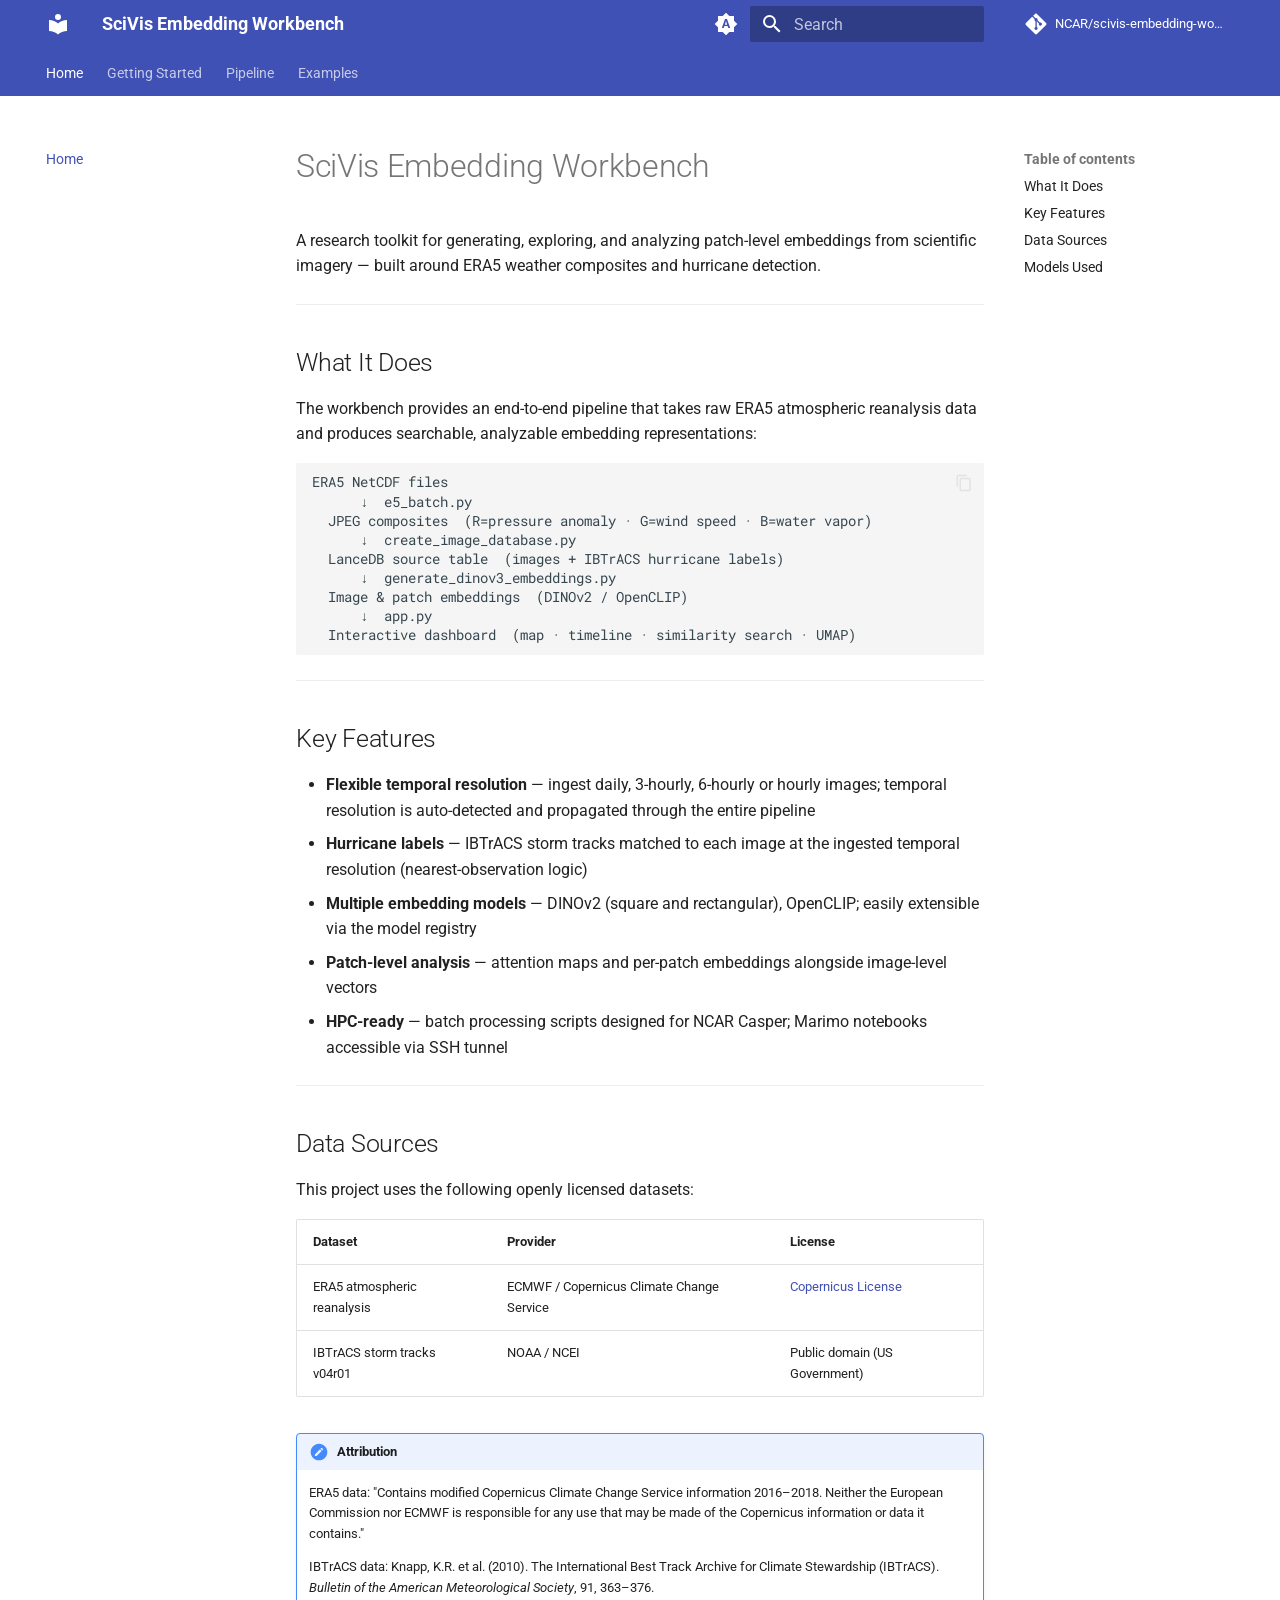
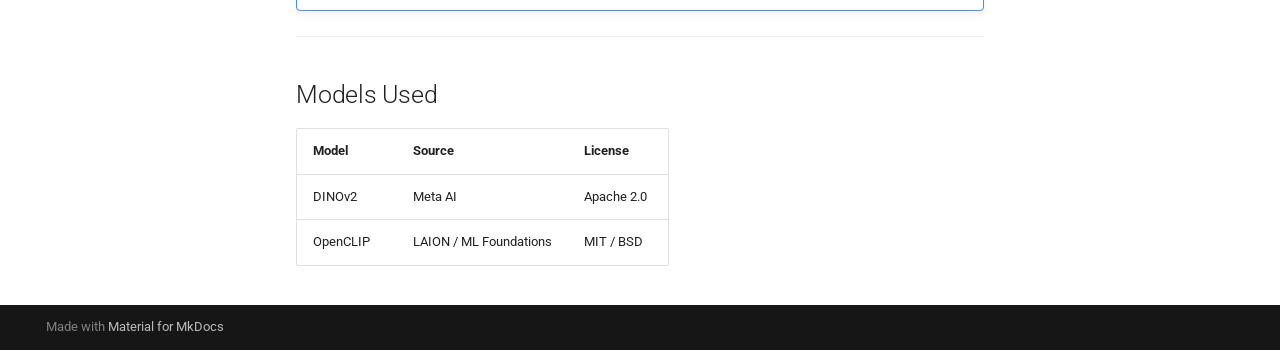
<file: index.html>
<!doctype html>
<html lang="en" class="no-js">
  <head>
    
      <meta charset="utf-8">
      <meta name="viewport" content="width=device-width,initial-scale=1">
      
        <meta name="description" content="A research toolkit for generating and exploring patch-level embeddings from scientific imagery.">
      
      
      
        <link rel="canonical" href="https://NCAR.github.io/scivis-embedding-workbench/">
      
      
      
        <link rel="next" href="getting-started/">
      
      
        
      
      
      <link rel="icon" href="assets/images/favicon.png">
      <meta name="generator" content="mkdocs-1.6.1, mkdocs-material-9.7.7">
    
    
      
        <title>SciVis Embedding Workbench</title>
      
    
    
      <link rel="stylesheet" href="assets/stylesheets/main.ec1eaa64.min.css">
      
        
        <link rel="stylesheet" href="assets/stylesheets/palette.ab4e12ef.min.css">
      
      


    
    
      
    
    
      
        
        
        <link rel="preconnect" href="https://fonts.gstatic.com" crossorigin>
        <link rel="stylesheet" href="https://fonts.googleapis.com/css?family=Roboto:300,300i,400,400i,700,700i%7CRoboto+Mono:400,400i,700,700i&display=fallback">
        <style>:root{--md-text-font:"Roboto";--md-code-font:"Roboto Mono"}</style>
      
    
    
    <script>__md_scope=new URL(".",location),__md_hash=e=>[...e].reduce(((e,_)=>(e<<5)-e+_.charCodeAt(0)),0),__md_get=(e,_=localStorage,t=__md_scope)=>JSON.parse(_.getItem(t.pathname+"."+e)),__md_set=(e,_,t=localStorage,a=__md_scope)=>{try{t.setItem(a.pathname+"."+e,JSON.stringify(_))}catch(e){}}</script>
    
      

    
    
  </head>
  
  
    
    
      
    
    
    
    
    <body dir="ltr" data-md-color-scheme="default" data-md-color-primary="indigo" data-md-color-accent="indigo">
  
    
    <input class="md-toggle" data-md-toggle="drawer" type="checkbox" id="__drawer" autocomplete="off">
    <input class="md-toggle" data-md-toggle="search" type="checkbox" id="__search" autocomplete="off">
    <label class="md-overlay" for="__drawer"></label>
    <div data-md-component="skip">
      
        
        <a href="#scivis-embedding-workbench" class="md-skip">
          Skip to content
        </a>
      
    </div>
    <div data-md-component="announce">
      
    </div>
    
    
      

<header class="md-header" data-md-component="header">
  <nav class="md-header__inner md-grid" aria-label="Header">
    <a href="." title="SciVis Embedding Workbench" class="md-header__button md-logo" aria-label="SciVis Embedding Workbench" data-md-component="logo">
      
  
  <svg xmlns="http://www.w3.org/2000/svg" viewBox="0 0 24 24"><path d="M12 8a3 3 0 0 0 3-3 3 3 0 0 0-3-3 3 3 0 0 0-3 3 3 3 0 0 0 3 3m0 3.54C9.64 9.35 6.5 8 3 8v11c3.5 0 6.64 1.35 9 3.54 2.36-2.19 5.5-3.54 9-3.54V8c-3.5 0-6.64 1.35-9 3.54"/></svg>

    </a>
    <label class="md-header__button md-icon" for="__drawer">
      
      <svg xmlns="http://www.w3.org/2000/svg" viewBox="0 0 24 24"><path d="M3 6h18v2H3zm0 5h18v2H3zm0 5h18v2H3z"/></svg>
    </label>
    <div class="md-header__title" data-md-component="header-title">
      <div class="md-header__ellipsis">
        <div class="md-header__topic">
          <span class="md-ellipsis">
            SciVis Embedding Workbench
          </span>
        </div>
        <div class="md-header__topic" data-md-component="header-topic">
          <span class="md-ellipsis">
            
              Home
            
          </span>
        </div>
      </div>
    </div>
    
      
        <form class="md-header__option" data-md-component="palette">
  
    
    
    
    <input class="md-option" data-md-color-media="(prefers-color-scheme)" data-md-color-scheme="default" data-md-color-primary="indigo" data-md-color-accent="indigo"  aria-label="Switch to light mode"  type="radio" name="__palette" id="__palette_0">
    
      <label class="md-header__button md-icon" title="Switch to light mode" for="__palette_1" hidden>
        <svg xmlns="http://www.w3.org/2000/svg" viewBox="0 0 24 24"><path d="m14.3 16-.7-2h-3.2l-.7 2H7.8L11 7h2l3.2 9zM20 8.69V4h-4.69L12 .69 8.69 4H4v4.69L.69 12 4 15.31V20h4.69L12 23.31 15.31 20H20v-4.69L23.31 12zm-9.15 3.96h2.3L12 9z"/></svg>
      </label>
    
  
    
    
    
    <input class="md-option" data-md-color-media="(prefers-color-scheme: light)" data-md-color-scheme="default" data-md-color-primary="indigo" data-md-color-accent="indigo"  aria-label="Switch to dark mode"  type="radio" name="__palette" id="__palette_1">
    
      <label class="md-header__button md-icon" title="Switch to dark mode" for="__palette_2" hidden>
        <svg xmlns="http://www.w3.org/2000/svg" viewBox="0 0 24 24"><path d="M12 8a4 4 0 0 0-4 4 4 4 0 0 0 4 4 4 4 0 0 0 4-4 4 4 0 0 0-4-4m0 10a6 6 0 0 1-6-6 6 6 0 0 1 6-6 6 6 0 0 1 6 6 6 6 0 0 1-6 6m8-9.31V4h-4.69L12 .69 8.69 4H4v4.69L.69 12 4 15.31V20h4.69L12 23.31 15.31 20H20v-4.69L23.31 12z"/></svg>
      </label>
    
  
    
    
    
    <input class="md-option" data-md-color-media="(prefers-color-scheme: dark)" data-md-color-scheme="slate" data-md-color-primary="indigo" data-md-color-accent="indigo"  aria-label="Switch to system preference"  type="radio" name="__palette" id="__palette_2">
    
      <label class="md-header__button md-icon" title="Switch to system preference" for="__palette_0" hidden>
        <svg xmlns="http://www.w3.org/2000/svg" viewBox="0 0 24 24"><path d="M12 18c-.89 0-1.74-.2-2.5-.55C11.56 16.5 13 14.42 13 12s-1.44-4.5-3.5-5.45C10.26 6.2 11.11 6 12 6a6 6 0 0 1 6 6 6 6 0 0 1-6 6m8-9.31V4h-4.69L12 .69 8.69 4H4v4.69L.69 12 4 15.31V20h4.69L12 23.31 15.31 20H20v-4.69L23.31 12z"/></svg>
      </label>
    
  
</form>
      
    
    
      <script>var palette=__md_get("__palette");if(palette&&palette.color){if("(prefers-color-scheme)"===palette.color.media){var media=matchMedia("(prefers-color-scheme: light)"),input=document.querySelector(media.matches?"[data-md-color-media='(prefers-color-scheme: light)']":"[data-md-color-media='(prefers-color-scheme: dark)']");palette.color.media=input.getAttribute("data-md-color-media"),palette.color.scheme=input.getAttribute("data-md-color-scheme"),palette.color.primary=input.getAttribute("data-md-color-primary"),palette.color.accent=input.getAttribute("data-md-color-accent")}for(var[key,value]of Object.entries(palette.color))document.body.setAttribute("data-md-color-"+key,value)}</script>
    
    
    
      
      
        <label class="md-header__button md-icon" for="__search">
          
          <svg xmlns="http://www.w3.org/2000/svg" viewBox="0 0 24 24"><path d="M9.5 3A6.5 6.5 0 0 1 16 9.5c0 1.61-.59 3.09-1.56 4.23l.27.27h.79l5 5-1.5 1.5-5-5v-.79l-.27-.27A6.52 6.52 0 0 1 9.5 16 6.5 6.5 0 0 1 3 9.5 6.5 6.5 0 0 1 9.5 3m0 2C7 5 5 7 5 9.5S7 14 9.5 14 14 12 14 9.5 12 5 9.5 5"/></svg>
        </label>
        <div class="md-search" data-md-component="search" role="dialog">
  <label class="md-search__overlay" for="__search"></label>
  <div class="md-search__inner" role="search">
    <form class="md-search__form" name="search">
      <input type="text" class="md-search__input" name="query" aria-label="Search" placeholder="Search" autocapitalize="off" autocorrect="off" autocomplete="off" spellcheck="false" data-md-component="search-query" required>
      <label class="md-search__icon md-icon" for="__search">
        
        <svg xmlns="http://www.w3.org/2000/svg" viewBox="0 0 24 24"><path d="M9.5 3A6.5 6.5 0 0 1 16 9.5c0 1.61-.59 3.09-1.56 4.23l.27.27h.79l5 5-1.5 1.5-5-5v-.79l-.27-.27A6.52 6.52 0 0 1 9.5 16 6.5 6.5 0 0 1 3 9.5 6.5 6.5 0 0 1 9.5 3m0 2C7 5 5 7 5 9.5S7 14 9.5 14 14 12 14 9.5 12 5 9.5 5"/></svg>
        
        <svg xmlns="http://www.w3.org/2000/svg" viewBox="0 0 24 24"><path d="M20 11v2H8l5.5 5.5-1.42 1.42L4.16 12l7.92-7.92L13.5 5.5 8 11z"/></svg>
      </label>
      <nav class="md-search__options" aria-label="Search">
        
        <button type="reset" class="md-search__icon md-icon" title="Clear" aria-label="Clear" tabindex="-1">
          
          <svg xmlns="http://www.w3.org/2000/svg" viewBox="0 0 24 24"><path d="M19 6.41 17.59 5 12 10.59 6.41 5 5 6.41 10.59 12 5 17.59 6.41 19 12 13.41 17.59 19 19 17.59 13.41 12z"/></svg>
        </button>
      </nav>
      
    </form>
    <div class="md-search__output">
      <div class="md-search__scrollwrap" tabindex="0" data-md-scrollfix>
        <div class="md-search-result" data-md-component="search-result">
          <div class="md-search-result__meta">
            Initializing search
          </div>
          <ol class="md-search-result__list" role="presentation"></ol>
        </div>
      </div>
    </div>
  </div>
</div>
      
    
    
      <div class="md-header__source">
        <a href="https://github.com/NCAR/scivis-embedding-workbench" title="Go to repository" class="md-source" data-md-component="source">
  <div class="md-source__icon md-icon">
    
    <svg xmlns="http://www.w3.org/2000/svg" viewBox="0 0 448 512"><!--! Font Awesome Free 7.1.0 by @fontawesome - https://fontawesome.com License - https://fontawesome.com/license/free (Icons: CC BY 4.0, Fonts: SIL OFL 1.1, Code: MIT License) Copyright 2025 Fonticons, Inc.--><path d="M439.6 236.1 244 40.5c-5.4-5.5-12.8-8.5-20.4-8.5s-15 3-20.4 8.4L162.5 81l51.5 51.5c27.1-9.1 52.7 16.8 43.4 43.7l49.7 49.7c34.2-11.8 61.2 31 35.5 56.7-26.5 26.5-70.2-2.9-56-37.3L240.3 199v121.9c25.3 12.5 22.3 41.8 9.1 55-6.4 6.4-15.2 10.1-24.3 10.1s-17.8-3.6-24.3-10.1c-17.6-17.6-11.1-46.9 11.2-56v-123c-20.8-8.5-24.6-30.7-18.6-45L142.6 101 8.5 235.1C3 240.6 0 247.9 0 255.5s3 15 8.5 20.4l195.6 195.7c5.4 5.4 12.7 8.4 20.4 8.4s15-3 20.4-8.4l194.7-194.7c5.4-5.4 8.4-12.8 8.4-20.4s-3-15-8.4-20.4"/></svg>
  </div>
  <div class="md-source__repository">
    NCAR/scivis-embedding-workbench
  </div>
</a>
      </div>
    
  </nav>
  
</header>
    
    <div class="md-container" data-md-component="container">
      
      
        
          
            
<nav class="md-tabs" aria-label="Tabs" data-md-component="tabs">
  <div class="md-grid">
    <ul class="md-tabs__list">
      
        
  
  
  
    
  
  
    <li class="md-tabs__item md-tabs__item--active">
      <a href="." class="md-tabs__link">
        
  
  
    
  
  Home

      </a>
    </li>
  

      
        
  
  
  
  
    <li class="md-tabs__item">
      <a href="getting-started/" class="md-tabs__link">
        
  
  
    
  
  Getting Started

      </a>
    </li>
  

      
        
  
  
  
  
    
    
      <li class="md-tabs__item">
        <a href="pipeline/data-processing/" class="md-tabs__link">
          
  
  
  Pipeline

        </a>
      </li>
    
  

      
        
  
  
  
  
    <li class="md-tabs__item">
      <a href="examples/" class="md-tabs__link">
        
  
  
    
  
  Examples

      </a>
    </li>
  

      
    </ul>
  </div>
</nav>
          
        
      
      <main class="md-main" data-md-component="main">
        <div class="md-main__inner md-grid">
          
            
              
              <div class="md-sidebar md-sidebar--primary" data-md-component="sidebar" data-md-type="navigation" >
                <div class="md-sidebar__scrollwrap">
                  <div class="md-sidebar__inner">
                    


  


<nav class="md-nav md-nav--primary md-nav--lifted" aria-label="Navigation" data-md-level="0">
  <label class="md-nav__title" for="__drawer">
    <a href="." title="SciVis Embedding Workbench" class="md-nav__button md-logo" aria-label="SciVis Embedding Workbench" data-md-component="logo">
      
  
  <svg xmlns="http://www.w3.org/2000/svg" viewBox="0 0 24 24"><path d="M12 8a3 3 0 0 0 3-3 3 3 0 0 0-3-3 3 3 0 0 0-3 3 3 3 0 0 0 3 3m0 3.54C9.64 9.35 6.5 8 3 8v11c3.5 0 6.64 1.35 9 3.54 2.36-2.19 5.5-3.54 9-3.54V8c-3.5 0-6.64 1.35-9 3.54"/></svg>

    </a>
    SciVis Embedding Workbench
  </label>
  
    <div class="md-nav__source">
      <a href="https://github.com/NCAR/scivis-embedding-workbench" title="Go to repository" class="md-source" data-md-component="source">
  <div class="md-source__icon md-icon">
    
    <svg xmlns="http://www.w3.org/2000/svg" viewBox="0 0 448 512"><!--! Font Awesome Free 7.1.0 by @fontawesome - https://fontawesome.com License - https://fontawesome.com/license/free (Icons: CC BY 4.0, Fonts: SIL OFL 1.1, Code: MIT License) Copyright 2025 Fonticons, Inc.--><path d="M439.6 236.1 244 40.5c-5.4-5.5-12.8-8.5-20.4-8.5s-15 3-20.4 8.4L162.5 81l51.5 51.5c27.1-9.1 52.7 16.8 43.4 43.7l49.7 49.7c34.2-11.8 61.2 31 35.5 56.7-26.5 26.5-70.2-2.9-56-37.3L240.3 199v121.9c25.3 12.5 22.3 41.8 9.1 55-6.4 6.4-15.2 10.1-24.3 10.1s-17.8-3.6-24.3-10.1c-17.6-17.6-11.1-46.9 11.2-56v-123c-20.8-8.5-24.6-30.7-18.6-45L142.6 101 8.5 235.1C3 240.6 0 247.9 0 255.5s3 15 8.5 20.4l195.6 195.7c5.4 5.4 12.7 8.4 20.4 8.4s15-3 20.4-8.4l194.7-194.7c5.4-5.4 8.4-12.8 8.4-20.4s-3-15-8.4-20.4"/></svg>
  </div>
  <div class="md-source__repository">
    NCAR/scivis-embedding-workbench
  </div>
</a>
    </div>
  
  <ul class="md-nav__list" data-md-scrollfix>
    
      
      
  
  
    
  
  
  
    <li class="md-nav__item md-nav__item--active">
      
      <input class="md-nav__toggle md-toggle" type="checkbox" id="__toc">
      
      
        
      
      
        <label class="md-nav__link md-nav__link--active" for="__toc">
          
  
  
  <span class="md-ellipsis">
    
  
    Home
  

    
  </span>
  
  

          <span class="md-nav__icon md-icon"></span>
        </label>
      
      <a href="." class="md-nav__link md-nav__link--active">
        
  
  
  <span class="md-ellipsis">
    
  
    Home
  

    
  </span>
  
  

      </a>
      
        

<nav class="md-nav md-nav--secondary" aria-label="Table of contents">
  
  
  
    
  
  
    <label class="md-nav__title" for="__toc">
      <span class="md-nav__icon md-icon"></span>
      Table of contents
    </label>
    <ul class="md-nav__list" data-md-component="toc" data-md-scrollfix>
      
        <li class="md-nav__item">
  <a href="#what-it-does" class="md-nav__link">
    <span class="md-ellipsis">
      
        What It Does
      
    </span>
  </a>
  
</li>
      
        <li class="md-nav__item">
  <a href="#key-features" class="md-nav__link">
    <span class="md-ellipsis">
      
        Key Features
      
    </span>
  </a>
  
</li>
      
        <li class="md-nav__item">
  <a href="#data-sources" class="md-nav__link">
    <span class="md-ellipsis">
      
        Data Sources
      
    </span>
  </a>
  
</li>
      
        <li class="md-nav__item">
  <a href="#models-used" class="md-nav__link">
    <span class="md-ellipsis">
      
        Models Used
      
    </span>
  </a>
  
</li>
      
    </ul>
  
</nav>
      
    </li>
  

    
      
      
  
  
  
  
    <li class="md-nav__item">
      <a href="getting-started/" class="md-nav__link">
        
  
  
  <span class="md-ellipsis">
    
  
    Getting Started
  

    
  </span>
  
  

      </a>
    </li>
  

    
      
      
  
  
  
  
    
    
    
    
      
      
        
      
    
    
    <li class="md-nav__item md-nav__item--nested">
      
        
        
        <input class="md-nav__toggle md-toggle " type="checkbox" id="__nav_3" >
        
          
          <label class="md-nav__link" for="__nav_3" id="__nav_3_label" tabindex="0">
            
  
  
  <span class="md-ellipsis">
    
  
    Pipeline
  

    
  </span>
  
  

            <span class="md-nav__icon md-icon"></span>
          </label>
        
        <nav class="md-nav" data-md-level="1" aria-labelledby="__nav_3_label" aria-expanded="false">
          <label class="md-nav__title" for="__nav_3">
            <span class="md-nav__icon md-icon"></span>
            
  
    Pipeline
  

          </label>
          <ul class="md-nav__list" data-md-scrollfix>
            
              
                
  
  
  
  
    <li class="md-nav__item">
      <a href="pipeline/data-processing/" class="md-nav__link">
        
  
  
  <span class="md-ellipsis">
    
  
    ERA5 Batch Processing
  

    
  </span>
  
  

      </a>
    </li>
  

              
            
              
                
  
  
  
  
    <li class="md-nav__item">
      <a href="pipeline/prepare-data/" class="md-nav__link">
        
  
  
  <span class="md-ellipsis">
    
  
    Image Database
  

    
  </span>
  
  

      </a>
    </li>
  

              
            
              
                
  
  
  
  
    <li class="md-nav__item">
      <a href="pipeline/embeddings/" class="md-nav__link">
        
  
  
  <span class="md-ellipsis">
    
  
    Embeddings
  

    
  </span>
  
  

      </a>
    </li>
  

              
            
              
                
  
  
  
  
    <li class="md-nav__item">
      <a href="pipeline/dashboard/" class="md-nav__link">
        
  
  
  <span class="md-ellipsis">
    
  
    Dashboard
  

    
  </span>
  
  

      </a>
    </li>
  

              
            
          </ul>
        </nav>
      
    </li>
  

    
      
      
  
  
  
  
    <li class="md-nav__item">
      <a href="examples/" class="md-nav__link">
        
  
  
  <span class="md-ellipsis">
    
  
    Examples
  

    
  </span>
  
  

      </a>
    </li>
  

    
  </ul>
</nav>
                  </div>
                </div>
              </div>
            
            
              
              <div class="md-sidebar md-sidebar--secondary" data-md-component="sidebar" data-md-type="toc" >
                <div class="md-sidebar__scrollwrap">
                  <div class="md-sidebar__inner">
                    

<nav class="md-nav md-nav--secondary" aria-label="Table of contents">
  
  
  
    
  
  
    <label class="md-nav__title" for="__toc">
      <span class="md-nav__icon md-icon"></span>
      Table of contents
    </label>
    <ul class="md-nav__list" data-md-component="toc" data-md-scrollfix>
      
        <li class="md-nav__item">
  <a href="#what-it-does" class="md-nav__link">
    <span class="md-ellipsis">
      
        What It Does
      
    </span>
  </a>
  
</li>
      
        <li class="md-nav__item">
  <a href="#key-features" class="md-nav__link">
    <span class="md-ellipsis">
      
        Key Features
      
    </span>
  </a>
  
</li>
      
        <li class="md-nav__item">
  <a href="#data-sources" class="md-nav__link">
    <span class="md-ellipsis">
      
        Data Sources
      
    </span>
  </a>
  
</li>
      
        <li class="md-nav__item">
  <a href="#models-used" class="md-nav__link">
    <span class="md-ellipsis">
      
        Models Used
      
    </span>
  </a>
  
</li>
      
    </ul>
  
</nav>
                  </div>
                </div>
              </div>
            
          
          
            <div class="md-content" data-md-component="content">
              
              <article class="md-content__inner md-typeset">
                
                  


  
  


<h1 id="scivis-embedding-workbench">SciVis Embedding Workbench</h1>
<p>A research toolkit for generating, exploring, and analyzing patch-level embeddings from scientific imagery — built around ERA5 weather composites and hurricane detection.</p>
<hr />
<h2 id="what-it-does">What It Does</h2>
<p>The workbench provides an end-to-end pipeline that takes raw ERA5 atmospheric reanalysis data and produces searchable, analyzable embedding representations:</p>
<div class="highlight"><pre><span></span><code><a id="__codelineno-0-1" name="__codelineno-0-1" href="#__codelineno-0-1"></a>ERA5 NetCDF files
<a id="__codelineno-0-2" name="__codelineno-0-2" href="#__codelineno-0-2"></a>      ↓  e5_batch.py
<a id="__codelineno-0-3" name="__codelineno-0-3" href="#__codelineno-0-3"></a>  JPEG composites  (R=pressure anomaly · G=wind speed · B=water vapor)
<a id="__codelineno-0-4" name="__codelineno-0-4" href="#__codelineno-0-4"></a>      ↓  create_image_database.py
<a id="__codelineno-0-5" name="__codelineno-0-5" href="#__codelineno-0-5"></a>  LanceDB source table  (images + IBTrACS hurricane labels)
<a id="__codelineno-0-6" name="__codelineno-0-6" href="#__codelineno-0-6"></a>      ↓  generate_dinov3_embeddings.py
<a id="__codelineno-0-7" name="__codelineno-0-7" href="#__codelineno-0-7"></a>  Image &amp; patch embeddings  (DINOv2 / OpenCLIP)
<a id="__codelineno-0-8" name="__codelineno-0-8" href="#__codelineno-0-8"></a>      ↓  app.py
<a id="__codelineno-0-9" name="__codelineno-0-9" href="#__codelineno-0-9"></a>  Interactive dashboard  (map · timeline · similarity search · UMAP)
</code></pre></div>
<hr />
<h2 id="key-features">Key Features</h2>
<ul>
<li><strong>Flexible temporal resolution</strong> — ingest daily, 3-hourly, 6-hourly or hourly images; temporal resolution is auto-detected and propagated through the entire pipeline</li>
<li><strong>Hurricane labels</strong> — IBTrACS storm tracks matched to each image at the ingested temporal resolution (nearest-observation logic)</li>
<li><strong>Multiple embedding models</strong> — DINOv2 (square and rectangular), OpenCLIP; easily extensible via the model registry</li>
<li><strong>Patch-level analysis</strong> — attention maps and per-patch embeddings alongside image-level vectors</li>
<li><strong>HPC-ready</strong> — batch processing scripts designed for NCAR Casper; Marimo notebooks accessible via SSH tunnel</li>
</ul>
<hr />
<h2 id="data-sources">Data Sources</h2>
<p>This project uses the following openly licensed datasets:</p>
<table>
<thead>
<tr>
<th>Dataset</th>
<th>Provider</th>
<th>License</th>
</tr>
</thead>
<tbody>
<tr>
<td>ERA5 atmospheric reanalysis</td>
<td>ECMWF / Copernicus Climate Change Service</td>
<td><a href="https://cds.climate.copernicus.eu/api/v2/terms/static/licence-to-use-copernicus-products.pdf">Copernicus License</a></td>
</tr>
<tr>
<td>IBTrACS storm tracks v04r01</td>
<td>NOAA / NCEI</td>
<td>Public domain (US Government)</td>
</tr>
</tbody>
</table>
<div class="admonition note">
<p class="admonition-title">Attribution</p>
<p>ERA5 data: "Contains modified Copernicus Climate Change Service information 2016–2018. Neither the European Commission nor ECMWF is responsible for any use that may be made of the Copernicus information or data it contains."</p>
<p>IBTrACS data: Knapp, K.R. et al. (2010). The International Best Track Archive for Climate Stewardship (IBTrACS). <em>Bulletin of the American Meteorological Society</em>, 91, 363–376.</p>
</div>
<hr />
<h2 id="models-used">Models Used</h2>
<table>
<thead>
<tr>
<th>Model</th>
<th>Source</th>
<th>License</th>
</tr>
</thead>
<tbody>
<tr>
<td>DINOv2</td>
<td>Meta AI</td>
<td>Apache 2.0</td>
</tr>
<tr>
<td>OpenCLIP</td>
<td>LAION / ML Foundations</td>
<td>MIT / BSD</td>
</tr>
</tbody>
</table>












                
              </article>
            </div>
          
          
<script>var target=document.getElementById(location.hash.slice(1));target&&target.name&&(target.checked=target.name.startsWith("__tabbed_"))</script>
        </div>
        
          <button type="button" class="md-top md-icon" data-md-component="top" hidden>
  
  <svg xmlns="http://www.w3.org/2000/svg" viewBox="0 0 24 24"><path d="M13 20h-2V8l-5.5 5.5-1.42-1.42L12 4.16l7.92 7.92-1.42 1.42L13 8z"/></svg>
  Back to top
</button>
        
      </main>
      
        <footer class="md-footer">
  
  <div class="md-footer-meta md-typeset">
    <div class="md-footer-meta__inner md-grid">
      <div class="md-copyright">
  
  
    Made with
    <a href="https://squidfunk.github.io/mkdocs-material/" target="_blank" rel="noopener">
      Material for MkDocs
    </a>
  
</div>
      
    </div>
  </div>
</footer>
      
    </div>
    <div class="md-dialog" data-md-component="dialog">
      <div class="md-dialog__inner md-typeset"></div>
    </div>
    
    
    
      
      
      <script id="__config" type="application/json">{"annotate": null, "base": ".", "features": ["navigation.tabs", "navigation.sections", "navigation.top", "content.code.copy", "content.code.annotate"], "search": "assets/javascripts/workers/search.2c215733.min.js", "tags": null, "translations": {"clipboard.copied": "Copied to clipboard", "clipboard.copy": "Copy to clipboard", "search.result.more.one": "1 more on this page", "search.result.more.other": "# more on this page", "search.result.none": "No matching documents", "search.result.one": "1 matching document", "search.result.other": "# matching documents", "search.result.placeholder": "Type to start searching", "search.result.term.missing": "Missing", "select.version": "Select version"}, "version": null}</script>
    
    
      <script src="assets/javascripts/bundle.d7400e89.min.js"></script>
      
    
  </body>
</html>
</file>
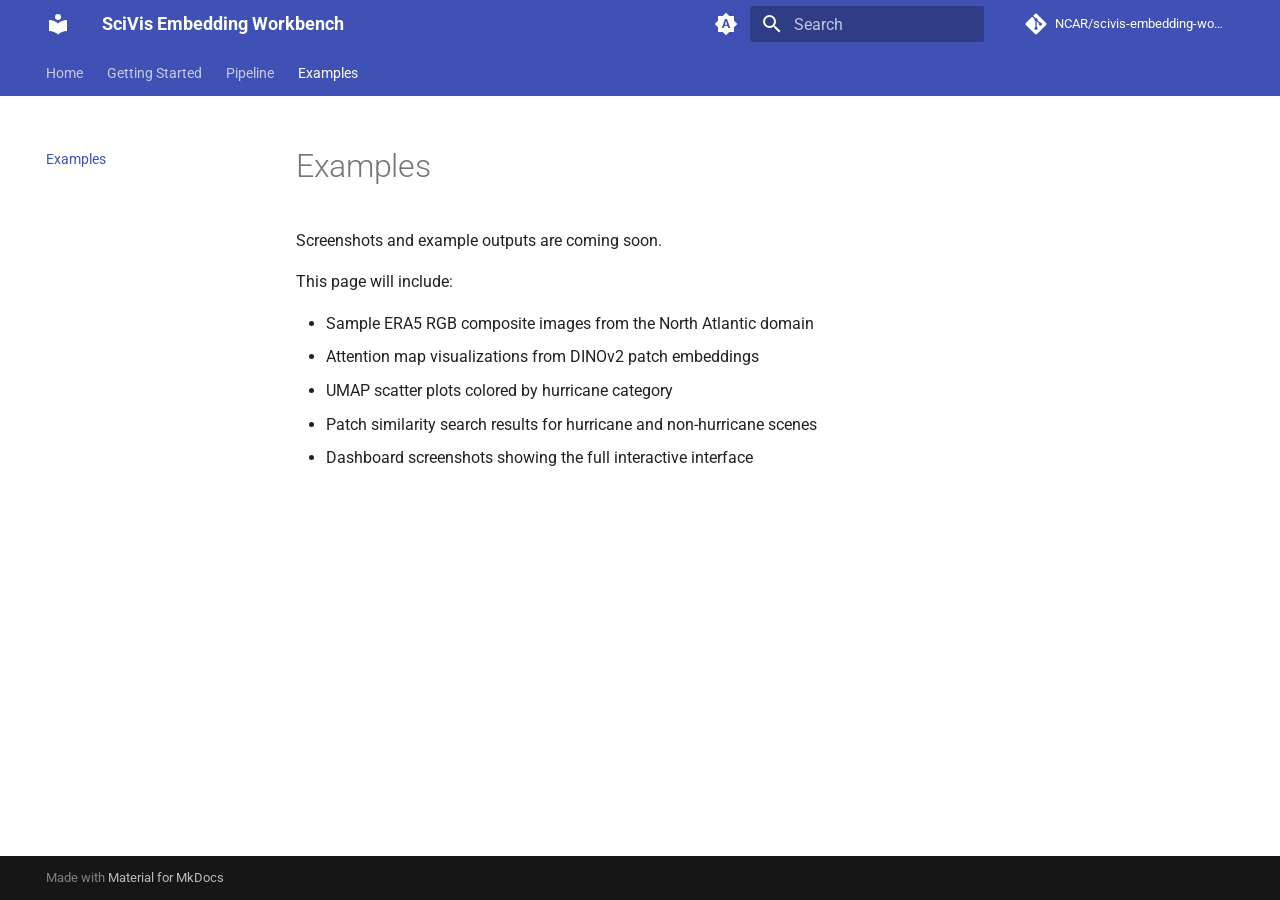
<file: examples/index.html>
<!doctype html>
<html lang="en" class="no-js">
  <head>
    
      <meta charset="utf-8">
      <meta name="viewport" content="width=device-width,initial-scale=1">
      
        <meta name="description" content="A research toolkit for generating and exploring patch-level embeddings from scientific imagery.">
      
      
      
        <link rel="canonical" href="https://NCAR.github.io/scivis-embedding-workbench/examples/">
      
      
        <link rel="prev" href="../pipeline/dashboard/">
      
      
      
        
      
      
      <link rel="icon" href="../assets/images/favicon.png">
      <meta name="generator" content="mkdocs-1.6.1, mkdocs-material-9.7.7">
    
    
      
        <title>Examples - SciVis Embedding Workbench</title>
      
    
    
      <link rel="stylesheet" href="../assets/stylesheets/main.ec1eaa64.min.css">
      
        
        <link rel="stylesheet" href="../assets/stylesheets/palette.ab4e12ef.min.css">
      
      


    
    
      
    
    
      
        
        
        <link rel="preconnect" href="https://fonts.gstatic.com" crossorigin>
        <link rel="stylesheet" href="https://fonts.googleapis.com/css?family=Roboto:300,300i,400,400i,700,700i%7CRoboto+Mono:400,400i,700,700i&display=fallback">
        <style>:root{--md-text-font:"Roboto";--md-code-font:"Roboto Mono"}</style>
      
    
    
    <script>__md_scope=new URL("..",location),__md_hash=e=>[...e].reduce(((e,_)=>(e<<5)-e+_.charCodeAt(0)),0),__md_get=(e,_=localStorage,t=__md_scope)=>JSON.parse(_.getItem(t.pathname+"."+e)),__md_set=(e,_,t=localStorage,a=__md_scope)=>{try{t.setItem(a.pathname+"."+e,JSON.stringify(_))}catch(e){}}</script>
    
      

    
    
  </head>
  
  
    
    
      
    
    
    
    
    <body dir="ltr" data-md-color-scheme="default" data-md-color-primary="indigo" data-md-color-accent="indigo">
  
    
    <input class="md-toggle" data-md-toggle="drawer" type="checkbox" id="__drawer" autocomplete="off">
    <input class="md-toggle" data-md-toggle="search" type="checkbox" id="__search" autocomplete="off">
    <label class="md-overlay" for="__drawer"></label>
    <div data-md-component="skip">
      
        
        <a href="#examples" class="md-skip">
          Skip to content
        </a>
      
    </div>
    <div data-md-component="announce">
      
    </div>
    
    
      

<header class="md-header" data-md-component="header">
  <nav class="md-header__inner md-grid" aria-label="Header">
    <a href=".." title="SciVis Embedding Workbench" class="md-header__button md-logo" aria-label="SciVis Embedding Workbench" data-md-component="logo">
      
  
  <svg xmlns="http://www.w3.org/2000/svg" viewBox="0 0 24 24"><path d="M12 8a3 3 0 0 0 3-3 3 3 0 0 0-3-3 3 3 0 0 0-3 3 3 3 0 0 0 3 3m0 3.54C9.64 9.35 6.5 8 3 8v11c3.5 0 6.64 1.35 9 3.54 2.36-2.19 5.5-3.54 9-3.54V8c-3.5 0-6.64 1.35-9 3.54"/></svg>

    </a>
    <label class="md-header__button md-icon" for="__drawer">
      
      <svg xmlns="http://www.w3.org/2000/svg" viewBox="0 0 24 24"><path d="M3 6h18v2H3zm0 5h18v2H3zm0 5h18v2H3z"/></svg>
    </label>
    <div class="md-header__title" data-md-component="header-title">
      <div class="md-header__ellipsis">
        <div class="md-header__topic">
          <span class="md-ellipsis">
            SciVis Embedding Workbench
          </span>
        </div>
        <div class="md-header__topic" data-md-component="header-topic">
          <span class="md-ellipsis">
            
              Examples
            
          </span>
        </div>
      </div>
    </div>
    
      
        <form class="md-header__option" data-md-component="palette">
  
    
    
    
    <input class="md-option" data-md-color-media="(prefers-color-scheme)" data-md-color-scheme="default" data-md-color-primary="indigo" data-md-color-accent="indigo"  aria-label="Switch to light mode"  type="radio" name="__palette" id="__palette_0">
    
      <label class="md-header__button md-icon" title="Switch to light mode" for="__palette_1" hidden>
        <svg xmlns="http://www.w3.org/2000/svg" viewBox="0 0 24 24"><path d="m14.3 16-.7-2h-3.2l-.7 2H7.8L11 7h2l3.2 9zM20 8.69V4h-4.69L12 .69 8.69 4H4v4.69L.69 12 4 15.31V20h4.69L12 23.31 15.31 20H20v-4.69L23.31 12zm-9.15 3.96h2.3L12 9z"/></svg>
      </label>
    
  
    
    
    
    <input class="md-option" data-md-color-media="(prefers-color-scheme: light)" data-md-color-scheme="default" data-md-color-primary="indigo" data-md-color-accent="indigo"  aria-label="Switch to dark mode"  type="radio" name="__palette" id="__palette_1">
    
      <label class="md-header__button md-icon" title="Switch to dark mode" for="__palette_2" hidden>
        <svg xmlns="http://www.w3.org/2000/svg" viewBox="0 0 24 24"><path d="M12 8a4 4 0 0 0-4 4 4 4 0 0 0 4 4 4 4 0 0 0 4-4 4 4 0 0 0-4-4m0 10a6 6 0 0 1-6-6 6 6 0 0 1 6-6 6 6 0 0 1 6 6 6 6 0 0 1-6 6m8-9.31V4h-4.69L12 .69 8.69 4H4v4.69L.69 12 4 15.31V20h4.69L12 23.31 15.31 20H20v-4.69L23.31 12z"/></svg>
      </label>
    
  
    
    
    
    <input class="md-option" data-md-color-media="(prefers-color-scheme: dark)" data-md-color-scheme="slate" data-md-color-primary="indigo" data-md-color-accent="indigo"  aria-label="Switch to system preference"  type="radio" name="__palette" id="__palette_2">
    
      <label class="md-header__button md-icon" title="Switch to system preference" for="__palette_0" hidden>
        <svg xmlns="http://www.w3.org/2000/svg" viewBox="0 0 24 24"><path d="M12 18c-.89 0-1.74-.2-2.5-.55C11.56 16.5 13 14.42 13 12s-1.44-4.5-3.5-5.45C10.26 6.2 11.11 6 12 6a6 6 0 0 1 6 6 6 6 0 0 1-6 6m8-9.31V4h-4.69L12 .69 8.69 4H4v4.69L.69 12 4 15.31V20h4.69L12 23.31 15.31 20H20v-4.69L23.31 12z"/></svg>
      </label>
    
  
</form>
      
    
    
      <script>var palette=__md_get("__palette");if(palette&&palette.color){if("(prefers-color-scheme)"===palette.color.media){var media=matchMedia("(prefers-color-scheme: light)"),input=document.querySelector(media.matches?"[data-md-color-media='(prefers-color-scheme: light)']":"[data-md-color-media='(prefers-color-scheme: dark)']");palette.color.media=input.getAttribute("data-md-color-media"),palette.color.scheme=input.getAttribute("data-md-color-scheme"),palette.color.primary=input.getAttribute("data-md-color-primary"),palette.color.accent=input.getAttribute("data-md-color-accent")}for(var[key,value]of Object.entries(palette.color))document.body.setAttribute("data-md-color-"+key,value)}</script>
    
    
    
      
      
        <label class="md-header__button md-icon" for="__search">
          
          <svg xmlns="http://www.w3.org/2000/svg" viewBox="0 0 24 24"><path d="M9.5 3A6.5 6.5 0 0 1 16 9.5c0 1.61-.59 3.09-1.56 4.23l.27.27h.79l5 5-1.5 1.5-5-5v-.79l-.27-.27A6.52 6.52 0 0 1 9.5 16 6.5 6.5 0 0 1 3 9.5 6.5 6.5 0 0 1 9.5 3m0 2C7 5 5 7 5 9.5S7 14 9.5 14 14 12 14 9.5 12 5 9.5 5"/></svg>
        </label>
        <div class="md-search" data-md-component="search" role="dialog">
  <label class="md-search__overlay" for="__search"></label>
  <div class="md-search__inner" role="search">
    <form class="md-search__form" name="search">
      <input type="text" class="md-search__input" name="query" aria-label="Search" placeholder="Search" autocapitalize="off" autocorrect="off" autocomplete="off" spellcheck="false" data-md-component="search-query" required>
      <label class="md-search__icon md-icon" for="__search">
        
        <svg xmlns="http://www.w3.org/2000/svg" viewBox="0 0 24 24"><path d="M9.5 3A6.5 6.5 0 0 1 16 9.5c0 1.61-.59 3.09-1.56 4.23l.27.27h.79l5 5-1.5 1.5-5-5v-.79l-.27-.27A6.52 6.52 0 0 1 9.5 16 6.5 6.5 0 0 1 3 9.5 6.5 6.5 0 0 1 9.5 3m0 2C7 5 5 7 5 9.5S7 14 9.5 14 14 12 14 9.5 12 5 9.5 5"/></svg>
        
        <svg xmlns="http://www.w3.org/2000/svg" viewBox="0 0 24 24"><path d="M20 11v2H8l5.5 5.5-1.42 1.42L4.16 12l7.92-7.92L13.5 5.5 8 11z"/></svg>
      </label>
      <nav class="md-search__options" aria-label="Search">
        
        <button type="reset" class="md-search__icon md-icon" title="Clear" aria-label="Clear" tabindex="-1">
          
          <svg xmlns="http://www.w3.org/2000/svg" viewBox="0 0 24 24"><path d="M19 6.41 17.59 5 12 10.59 6.41 5 5 6.41 10.59 12 5 17.59 6.41 19 12 13.41 17.59 19 19 17.59 13.41 12z"/></svg>
        </button>
      </nav>
      
    </form>
    <div class="md-search__output">
      <div class="md-search__scrollwrap" tabindex="0" data-md-scrollfix>
        <div class="md-search-result" data-md-component="search-result">
          <div class="md-search-result__meta">
            Initializing search
          </div>
          <ol class="md-search-result__list" role="presentation"></ol>
        </div>
      </div>
    </div>
  </div>
</div>
      
    
    
      <div class="md-header__source">
        <a href="https://github.com/NCAR/scivis-embedding-workbench" title="Go to repository" class="md-source" data-md-component="source">
  <div class="md-source__icon md-icon">
    
    <svg xmlns="http://www.w3.org/2000/svg" viewBox="0 0 448 512"><!--! Font Awesome Free 7.1.0 by @fontawesome - https://fontawesome.com License - https://fontawesome.com/license/free (Icons: CC BY 4.0, Fonts: SIL OFL 1.1, Code: MIT License) Copyright 2025 Fonticons, Inc.--><path d="M439.6 236.1 244 40.5c-5.4-5.5-12.8-8.5-20.4-8.5s-15 3-20.4 8.4L162.5 81l51.5 51.5c27.1-9.1 52.7 16.8 43.4 43.7l49.7 49.7c34.2-11.8 61.2 31 35.5 56.7-26.5 26.5-70.2-2.9-56-37.3L240.3 199v121.9c25.3 12.5 22.3 41.8 9.1 55-6.4 6.4-15.2 10.1-24.3 10.1s-17.8-3.6-24.3-10.1c-17.6-17.6-11.1-46.9 11.2-56v-123c-20.8-8.5-24.6-30.7-18.6-45L142.6 101 8.5 235.1C3 240.6 0 247.9 0 255.5s3 15 8.5 20.4l195.6 195.7c5.4 5.4 12.7 8.4 20.4 8.4s15-3 20.4-8.4l194.7-194.7c5.4-5.4 8.4-12.8 8.4-20.4s-3-15-8.4-20.4"/></svg>
  </div>
  <div class="md-source__repository">
    NCAR/scivis-embedding-workbench
  </div>
</a>
      </div>
    
  </nav>
  
</header>
    
    <div class="md-container" data-md-component="container">
      
      
        
          
            
<nav class="md-tabs" aria-label="Tabs" data-md-component="tabs">
  <div class="md-grid">
    <ul class="md-tabs__list">
      
        
  
  
  
  
    <li class="md-tabs__item">
      <a href=".." class="md-tabs__link">
        
  
  
    
  
  Home

      </a>
    </li>
  

      
        
  
  
  
  
    <li class="md-tabs__item">
      <a href="../getting-started/" class="md-tabs__link">
        
  
  
    
  
  Getting Started

      </a>
    </li>
  

      
        
  
  
  
  
    
    
      <li class="md-tabs__item">
        <a href="../pipeline/data-processing/" class="md-tabs__link">
          
  
  
  Pipeline

        </a>
      </li>
    
  

      
        
  
  
  
    
  
  
    <li class="md-tabs__item md-tabs__item--active">
      <a href="./" class="md-tabs__link">
        
  
  
    
  
  Examples

      </a>
    </li>
  

      
    </ul>
  </div>
</nav>
          
        
      
      <main class="md-main" data-md-component="main">
        <div class="md-main__inner md-grid">
          
            
              
              <div class="md-sidebar md-sidebar--primary" data-md-component="sidebar" data-md-type="navigation" >
                <div class="md-sidebar__scrollwrap">
                  <div class="md-sidebar__inner">
                    


  


<nav class="md-nav md-nav--primary md-nav--lifted" aria-label="Navigation" data-md-level="0">
  <label class="md-nav__title" for="__drawer">
    <a href=".." title="SciVis Embedding Workbench" class="md-nav__button md-logo" aria-label="SciVis Embedding Workbench" data-md-component="logo">
      
  
  <svg xmlns="http://www.w3.org/2000/svg" viewBox="0 0 24 24"><path d="M12 8a3 3 0 0 0 3-3 3 3 0 0 0-3-3 3 3 0 0 0-3 3 3 3 0 0 0 3 3m0 3.54C9.64 9.35 6.5 8 3 8v11c3.5 0 6.64 1.35 9 3.54 2.36-2.19 5.5-3.54 9-3.54V8c-3.5 0-6.64 1.35-9 3.54"/></svg>

    </a>
    SciVis Embedding Workbench
  </label>
  
    <div class="md-nav__source">
      <a href="https://github.com/NCAR/scivis-embedding-workbench" title="Go to repository" class="md-source" data-md-component="source">
  <div class="md-source__icon md-icon">
    
    <svg xmlns="http://www.w3.org/2000/svg" viewBox="0 0 448 512"><!--! Font Awesome Free 7.1.0 by @fontawesome - https://fontawesome.com License - https://fontawesome.com/license/free (Icons: CC BY 4.0, Fonts: SIL OFL 1.1, Code: MIT License) Copyright 2025 Fonticons, Inc.--><path d="M439.6 236.1 244 40.5c-5.4-5.5-12.8-8.5-20.4-8.5s-15 3-20.4 8.4L162.5 81l51.5 51.5c27.1-9.1 52.7 16.8 43.4 43.7l49.7 49.7c34.2-11.8 61.2 31 35.5 56.7-26.5 26.5-70.2-2.9-56-37.3L240.3 199v121.9c25.3 12.5 22.3 41.8 9.1 55-6.4 6.4-15.2 10.1-24.3 10.1s-17.8-3.6-24.3-10.1c-17.6-17.6-11.1-46.9 11.2-56v-123c-20.8-8.5-24.6-30.7-18.6-45L142.6 101 8.5 235.1C3 240.6 0 247.9 0 255.5s3 15 8.5 20.4l195.6 195.7c5.4 5.4 12.7 8.4 20.4 8.4s15-3 20.4-8.4l194.7-194.7c5.4-5.4 8.4-12.8 8.4-20.4s-3-15-8.4-20.4"/></svg>
  </div>
  <div class="md-source__repository">
    NCAR/scivis-embedding-workbench
  </div>
</a>
    </div>
  
  <ul class="md-nav__list" data-md-scrollfix>
    
      
      
  
  
  
  
    <li class="md-nav__item">
      <a href=".." class="md-nav__link">
        
  
  
  <span class="md-ellipsis">
    
  
    Home
  

    
  </span>
  
  

      </a>
    </li>
  

    
      
      
  
  
  
  
    <li class="md-nav__item">
      <a href="../getting-started/" class="md-nav__link">
        
  
  
  <span class="md-ellipsis">
    
  
    Getting Started
  

    
  </span>
  
  

      </a>
    </li>
  

    
      
      
  
  
  
  
    
    
    
    
      
      
        
      
    
    
    <li class="md-nav__item md-nav__item--nested">
      
        
        
        <input class="md-nav__toggle md-toggle " type="checkbox" id="__nav_3" >
        
          
          <label class="md-nav__link" for="__nav_3" id="__nav_3_label" tabindex="0">
            
  
  
  <span class="md-ellipsis">
    
  
    Pipeline
  

    
  </span>
  
  

            <span class="md-nav__icon md-icon"></span>
          </label>
        
        <nav class="md-nav" data-md-level="1" aria-labelledby="__nav_3_label" aria-expanded="false">
          <label class="md-nav__title" for="__nav_3">
            <span class="md-nav__icon md-icon"></span>
            
  
    Pipeline
  

          </label>
          <ul class="md-nav__list" data-md-scrollfix>
            
              
                
  
  
  
  
    <li class="md-nav__item">
      <a href="../pipeline/data-processing/" class="md-nav__link">
        
  
  
  <span class="md-ellipsis">
    
  
    ERA5 Batch Processing
  

    
  </span>
  
  

      </a>
    </li>
  

              
            
              
                
  
  
  
  
    <li class="md-nav__item">
      <a href="../pipeline/prepare-data/" class="md-nav__link">
        
  
  
  <span class="md-ellipsis">
    
  
    Image Database
  

    
  </span>
  
  

      </a>
    </li>
  

              
            
              
                
  
  
  
  
    <li class="md-nav__item">
      <a href="../pipeline/embeddings/" class="md-nav__link">
        
  
  
  <span class="md-ellipsis">
    
  
    Embeddings
  

    
  </span>
  
  

      </a>
    </li>
  

              
            
              
                
  
  
  
  
    <li class="md-nav__item">
      <a href="../pipeline/dashboard/" class="md-nav__link">
        
  
  
  <span class="md-ellipsis">
    
  
    Dashboard
  

    
  </span>
  
  

      </a>
    </li>
  

              
            
          </ul>
        </nav>
      
    </li>
  

    
      
      
  
  
    
  
  
  
    <li class="md-nav__item md-nav__item--active">
      
      <input class="md-nav__toggle md-toggle" type="checkbox" id="__toc">
      
      
        
      
      
      <a href="./" class="md-nav__link md-nav__link--active">
        
  
  
  <span class="md-ellipsis">
    
  
    Examples
  

    
  </span>
  
  

      </a>
      
    </li>
  

    
  </ul>
</nav>
                  </div>
                </div>
              </div>
            
            
              
              <div class="md-sidebar md-sidebar--secondary" data-md-component="sidebar" data-md-type="toc" >
                <div class="md-sidebar__scrollwrap">
                  <div class="md-sidebar__inner">
                    

<nav class="md-nav md-nav--secondary" aria-label="Table of contents">
  
  
  
    
  
  
</nav>
                  </div>
                </div>
              </div>
            
          
          
            <div class="md-content" data-md-component="content">
              
              <article class="md-content__inner md-typeset">
                
                  


  
  


<h1 id="examples">Examples</h1>
<p>Screenshots and example outputs are coming soon.</p>
<p>This page will include:</p>
<ul>
<li>Sample ERA5 RGB composite images from the North Atlantic domain</li>
<li>Attention map visualizations from DINOv2 patch embeddings</li>
<li>UMAP scatter plots colored by hurricane category</li>
<li>Patch similarity search results for hurricane and non-hurricane scenes</li>
<li>Dashboard screenshots showing the full interactive interface</li>
</ul>












                
              </article>
            </div>
          
          
<script>var target=document.getElementById(location.hash.slice(1));target&&target.name&&(target.checked=target.name.startsWith("__tabbed_"))</script>
        </div>
        
          <button type="button" class="md-top md-icon" data-md-component="top" hidden>
  
  <svg xmlns="http://www.w3.org/2000/svg" viewBox="0 0 24 24"><path d="M13 20h-2V8l-5.5 5.5-1.42-1.42L12 4.16l7.92 7.92-1.42 1.42L13 8z"/></svg>
  Back to top
</button>
        
      </main>
      
        <footer class="md-footer">
  
  <div class="md-footer-meta md-typeset">
    <div class="md-footer-meta__inner md-grid">
      <div class="md-copyright">
  
  
    Made with
    <a href="https://squidfunk.github.io/mkdocs-material/" target="_blank" rel="noopener">
      Material for MkDocs
    </a>
  
</div>
      
    </div>
  </div>
</footer>
      
    </div>
    <div class="md-dialog" data-md-component="dialog">
      <div class="md-dialog__inner md-typeset"></div>
    </div>
    
    
    
      
      
      <script id="__config" type="application/json">{"annotate": null, "base": "..", "features": ["navigation.tabs", "navigation.sections", "navigation.top", "content.code.copy", "content.code.annotate"], "search": "../assets/javascripts/workers/search.2c215733.min.js", "tags": null, "translations": {"clipboard.copied": "Copied to clipboard", "clipboard.copy": "Copy to clipboard", "search.result.more.one": "1 more on this page", "search.result.more.other": "# more on this page", "search.result.none": "No matching documents", "search.result.one": "1 matching document", "search.result.other": "# matching documents", "search.result.placeholder": "Type to start searching", "search.result.term.missing": "Missing", "select.version": "Select version"}, "version": null}</script>
    
    
      <script src="../assets/javascripts/bundle.d7400e89.min.js"></script>
      
    
  </body>
</html>
</file>
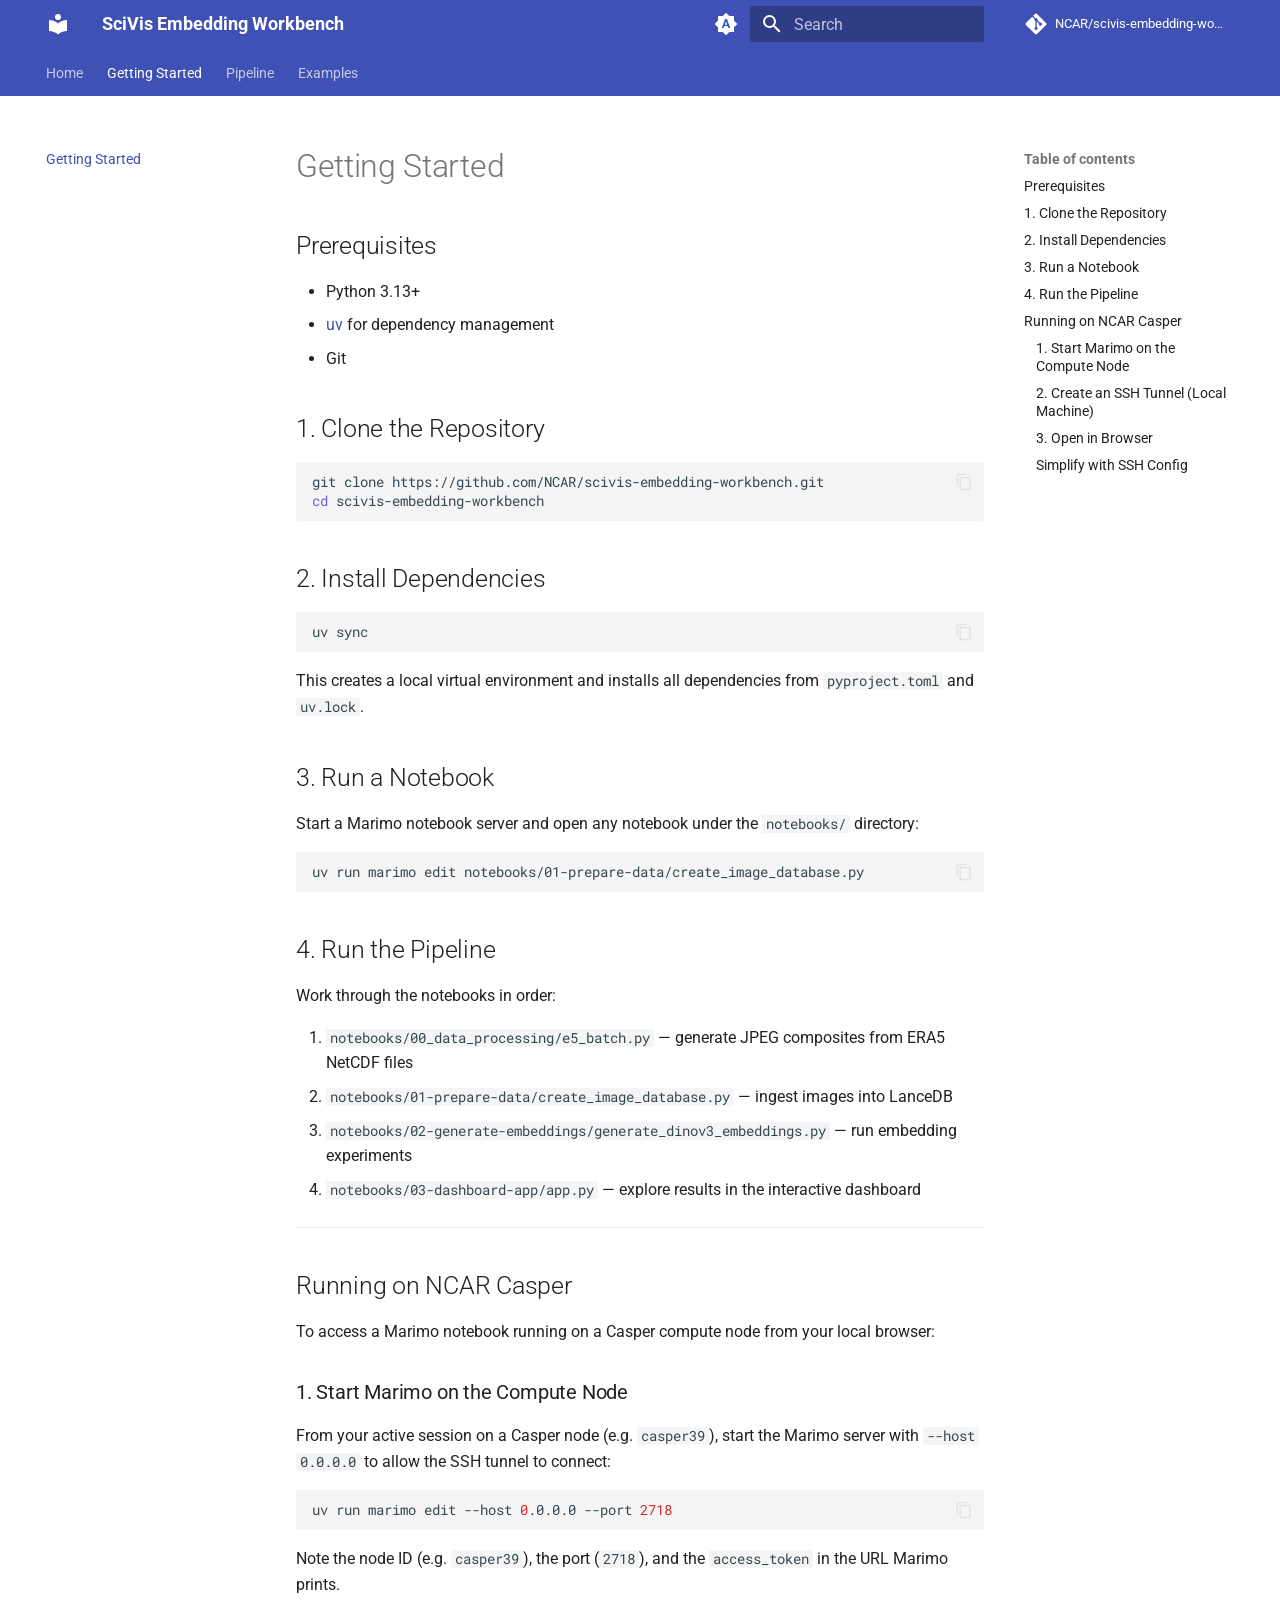
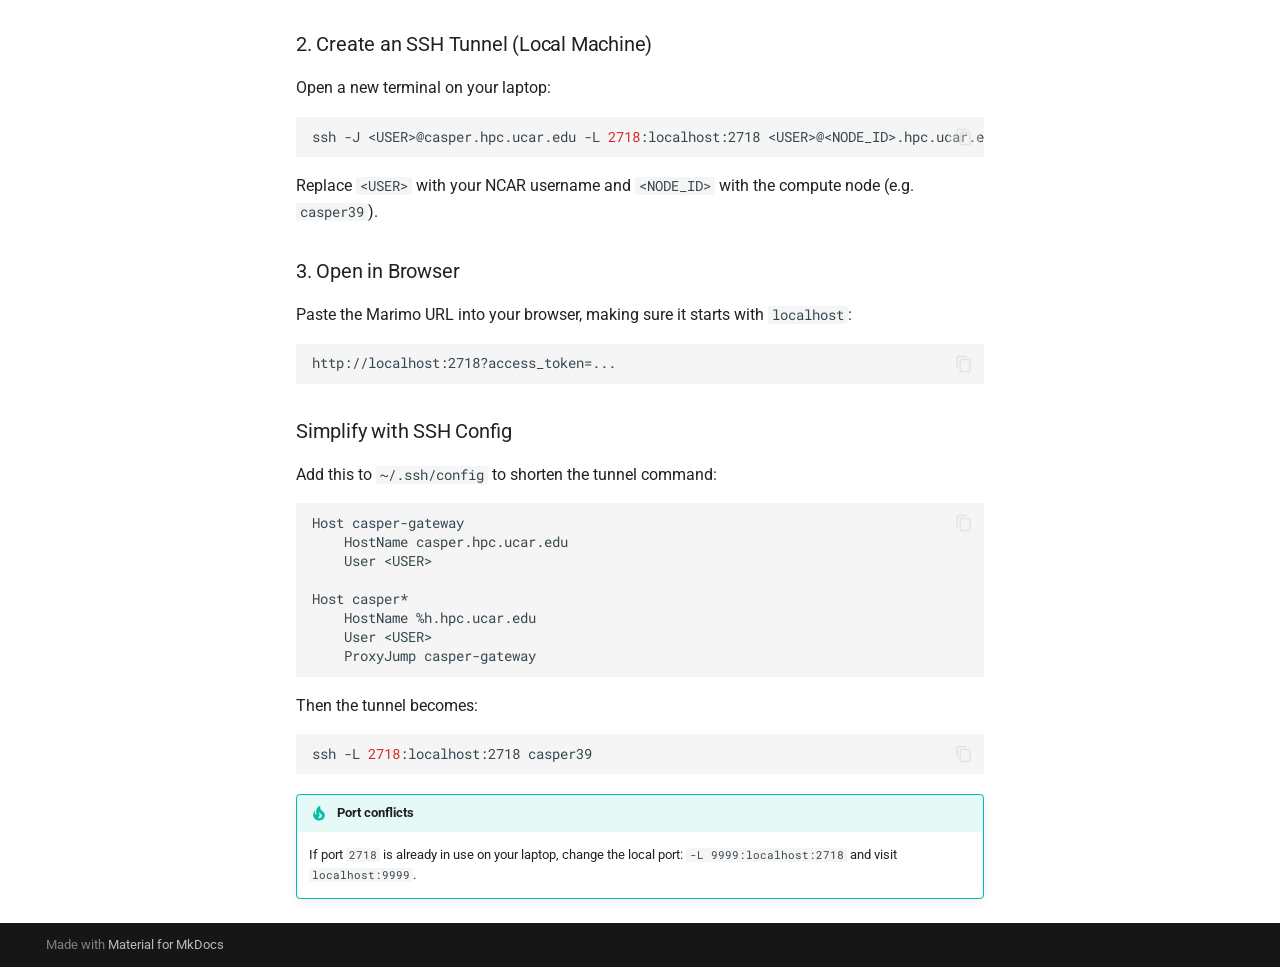
<file: getting-started/index.html>
<!doctype html>
<html lang="en" class="no-js">
  <head>
    
      <meta charset="utf-8">
      <meta name="viewport" content="width=device-width,initial-scale=1">
      
        <meta name="description" content="A research toolkit for generating and exploring patch-level embeddings from scientific imagery.">
      
      
      
        <link rel="canonical" href="https://NCAR.github.io/scivis-embedding-workbench/getting-started/">
      
      
        <link rel="prev" href="..">
      
      
        <link rel="next" href="../pipeline/data-processing/">
      
      
        
      
      
      <link rel="icon" href="../assets/images/favicon.png">
      <meta name="generator" content="mkdocs-1.6.1, mkdocs-material-9.7.7">
    
    
      
        <title>Getting Started - SciVis Embedding Workbench</title>
      
    
    
      <link rel="stylesheet" href="../assets/stylesheets/main.ec1eaa64.min.css">
      
        
        <link rel="stylesheet" href="../assets/stylesheets/palette.ab4e12ef.min.css">
      
      


    
    
      
    
    
      
        
        
        <link rel="preconnect" href="https://fonts.gstatic.com" crossorigin>
        <link rel="stylesheet" href="https://fonts.googleapis.com/css?family=Roboto:300,300i,400,400i,700,700i%7CRoboto+Mono:400,400i,700,700i&display=fallback">
        <style>:root{--md-text-font:"Roboto";--md-code-font:"Roboto Mono"}</style>
      
    
    
    <script>__md_scope=new URL("..",location),__md_hash=e=>[...e].reduce(((e,_)=>(e<<5)-e+_.charCodeAt(0)),0),__md_get=(e,_=localStorage,t=__md_scope)=>JSON.parse(_.getItem(t.pathname+"."+e)),__md_set=(e,_,t=localStorage,a=__md_scope)=>{try{t.setItem(a.pathname+"."+e,JSON.stringify(_))}catch(e){}}</script>
    
      

    
    
  </head>
  
  
    
    
      
    
    
    
    
    <body dir="ltr" data-md-color-scheme="default" data-md-color-primary="indigo" data-md-color-accent="indigo">
  
    
    <input class="md-toggle" data-md-toggle="drawer" type="checkbox" id="__drawer" autocomplete="off">
    <input class="md-toggle" data-md-toggle="search" type="checkbox" id="__search" autocomplete="off">
    <label class="md-overlay" for="__drawer"></label>
    <div data-md-component="skip">
      
        
        <a href="#getting-started" class="md-skip">
          Skip to content
        </a>
      
    </div>
    <div data-md-component="announce">
      
    </div>
    
    
      

<header class="md-header" data-md-component="header">
  <nav class="md-header__inner md-grid" aria-label="Header">
    <a href=".." title="SciVis Embedding Workbench" class="md-header__button md-logo" aria-label="SciVis Embedding Workbench" data-md-component="logo">
      
  
  <svg xmlns="http://www.w3.org/2000/svg" viewBox="0 0 24 24"><path d="M12 8a3 3 0 0 0 3-3 3 3 0 0 0-3-3 3 3 0 0 0-3 3 3 3 0 0 0 3 3m0 3.54C9.64 9.35 6.5 8 3 8v11c3.5 0 6.64 1.35 9 3.54 2.36-2.19 5.5-3.54 9-3.54V8c-3.5 0-6.64 1.35-9 3.54"/></svg>

    </a>
    <label class="md-header__button md-icon" for="__drawer">
      
      <svg xmlns="http://www.w3.org/2000/svg" viewBox="0 0 24 24"><path d="M3 6h18v2H3zm0 5h18v2H3zm0 5h18v2H3z"/></svg>
    </label>
    <div class="md-header__title" data-md-component="header-title">
      <div class="md-header__ellipsis">
        <div class="md-header__topic">
          <span class="md-ellipsis">
            SciVis Embedding Workbench
          </span>
        </div>
        <div class="md-header__topic" data-md-component="header-topic">
          <span class="md-ellipsis">
            
              Getting Started
            
          </span>
        </div>
      </div>
    </div>
    
      
        <form class="md-header__option" data-md-component="palette">
  
    
    
    
    <input class="md-option" data-md-color-media="(prefers-color-scheme)" data-md-color-scheme="default" data-md-color-primary="indigo" data-md-color-accent="indigo"  aria-label="Switch to light mode"  type="radio" name="__palette" id="__palette_0">
    
      <label class="md-header__button md-icon" title="Switch to light mode" for="__palette_1" hidden>
        <svg xmlns="http://www.w3.org/2000/svg" viewBox="0 0 24 24"><path d="m14.3 16-.7-2h-3.2l-.7 2H7.8L11 7h2l3.2 9zM20 8.69V4h-4.69L12 .69 8.69 4H4v4.69L.69 12 4 15.31V20h4.69L12 23.31 15.31 20H20v-4.69L23.31 12zm-9.15 3.96h2.3L12 9z"/></svg>
      </label>
    
  
    
    
    
    <input class="md-option" data-md-color-media="(prefers-color-scheme: light)" data-md-color-scheme="default" data-md-color-primary="indigo" data-md-color-accent="indigo"  aria-label="Switch to dark mode"  type="radio" name="__palette" id="__palette_1">
    
      <label class="md-header__button md-icon" title="Switch to dark mode" for="__palette_2" hidden>
        <svg xmlns="http://www.w3.org/2000/svg" viewBox="0 0 24 24"><path d="M12 8a4 4 0 0 0-4 4 4 4 0 0 0 4 4 4 4 0 0 0 4-4 4 4 0 0 0-4-4m0 10a6 6 0 0 1-6-6 6 6 0 0 1 6-6 6 6 0 0 1 6 6 6 6 0 0 1-6 6m8-9.31V4h-4.69L12 .69 8.69 4H4v4.69L.69 12 4 15.31V20h4.69L12 23.31 15.31 20H20v-4.69L23.31 12z"/></svg>
      </label>
    
  
    
    
    
    <input class="md-option" data-md-color-media="(prefers-color-scheme: dark)" data-md-color-scheme="slate" data-md-color-primary="indigo" data-md-color-accent="indigo"  aria-label="Switch to system preference"  type="radio" name="__palette" id="__palette_2">
    
      <label class="md-header__button md-icon" title="Switch to system preference" for="__palette_0" hidden>
        <svg xmlns="http://www.w3.org/2000/svg" viewBox="0 0 24 24"><path d="M12 18c-.89 0-1.74-.2-2.5-.55C11.56 16.5 13 14.42 13 12s-1.44-4.5-3.5-5.45C10.26 6.2 11.11 6 12 6a6 6 0 0 1 6 6 6 6 0 0 1-6 6m8-9.31V4h-4.69L12 .69 8.69 4H4v4.69L.69 12 4 15.31V20h4.69L12 23.31 15.31 20H20v-4.69L23.31 12z"/></svg>
      </label>
    
  
</form>
      
    
    
      <script>var palette=__md_get("__palette");if(palette&&palette.color){if("(prefers-color-scheme)"===palette.color.media){var media=matchMedia("(prefers-color-scheme: light)"),input=document.querySelector(media.matches?"[data-md-color-media='(prefers-color-scheme: light)']":"[data-md-color-media='(prefers-color-scheme: dark)']");palette.color.media=input.getAttribute("data-md-color-media"),palette.color.scheme=input.getAttribute("data-md-color-scheme"),palette.color.primary=input.getAttribute("data-md-color-primary"),palette.color.accent=input.getAttribute("data-md-color-accent")}for(var[key,value]of Object.entries(palette.color))document.body.setAttribute("data-md-color-"+key,value)}</script>
    
    
    
      
      
        <label class="md-header__button md-icon" for="__search">
          
          <svg xmlns="http://www.w3.org/2000/svg" viewBox="0 0 24 24"><path d="M9.5 3A6.5 6.5 0 0 1 16 9.5c0 1.61-.59 3.09-1.56 4.23l.27.27h.79l5 5-1.5 1.5-5-5v-.79l-.27-.27A6.52 6.52 0 0 1 9.5 16 6.5 6.5 0 0 1 3 9.5 6.5 6.5 0 0 1 9.5 3m0 2C7 5 5 7 5 9.5S7 14 9.5 14 14 12 14 9.5 12 5 9.5 5"/></svg>
        </label>
        <div class="md-search" data-md-component="search" role="dialog">
  <label class="md-search__overlay" for="__search"></label>
  <div class="md-search__inner" role="search">
    <form class="md-search__form" name="search">
      <input type="text" class="md-search__input" name="query" aria-label="Search" placeholder="Search" autocapitalize="off" autocorrect="off" autocomplete="off" spellcheck="false" data-md-component="search-query" required>
      <label class="md-search__icon md-icon" for="__search">
        
        <svg xmlns="http://www.w3.org/2000/svg" viewBox="0 0 24 24"><path d="M9.5 3A6.5 6.5 0 0 1 16 9.5c0 1.61-.59 3.09-1.56 4.23l.27.27h.79l5 5-1.5 1.5-5-5v-.79l-.27-.27A6.52 6.52 0 0 1 9.5 16 6.5 6.5 0 0 1 3 9.5 6.5 6.5 0 0 1 9.5 3m0 2C7 5 5 7 5 9.5S7 14 9.5 14 14 12 14 9.5 12 5 9.5 5"/></svg>
        
        <svg xmlns="http://www.w3.org/2000/svg" viewBox="0 0 24 24"><path d="M20 11v2H8l5.5 5.5-1.42 1.42L4.16 12l7.92-7.92L13.5 5.5 8 11z"/></svg>
      </label>
      <nav class="md-search__options" aria-label="Search">
        
        <button type="reset" class="md-search__icon md-icon" title="Clear" aria-label="Clear" tabindex="-1">
          
          <svg xmlns="http://www.w3.org/2000/svg" viewBox="0 0 24 24"><path d="M19 6.41 17.59 5 12 10.59 6.41 5 5 6.41 10.59 12 5 17.59 6.41 19 12 13.41 17.59 19 19 17.59 13.41 12z"/></svg>
        </button>
      </nav>
      
    </form>
    <div class="md-search__output">
      <div class="md-search__scrollwrap" tabindex="0" data-md-scrollfix>
        <div class="md-search-result" data-md-component="search-result">
          <div class="md-search-result__meta">
            Initializing search
          </div>
          <ol class="md-search-result__list" role="presentation"></ol>
        </div>
      </div>
    </div>
  </div>
</div>
      
    
    
      <div class="md-header__source">
        <a href="https://github.com/NCAR/scivis-embedding-workbench" title="Go to repository" class="md-source" data-md-component="source">
  <div class="md-source__icon md-icon">
    
    <svg xmlns="http://www.w3.org/2000/svg" viewBox="0 0 448 512"><!--! Font Awesome Free 7.1.0 by @fontawesome - https://fontawesome.com License - https://fontawesome.com/license/free (Icons: CC BY 4.0, Fonts: SIL OFL 1.1, Code: MIT License) Copyright 2025 Fonticons, Inc.--><path d="M439.6 236.1 244 40.5c-5.4-5.5-12.8-8.5-20.4-8.5s-15 3-20.4 8.4L162.5 81l51.5 51.5c27.1-9.1 52.7 16.8 43.4 43.7l49.7 49.7c34.2-11.8 61.2 31 35.5 56.7-26.5 26.5-70.2-2.9-56-37.3L240.3 199v121.9c25.3 12.5 22.3 41.8 9.1 55-6.4 6.4-15.2 10.1-24.3 10.1s-17.8-3.6-24.3-10.1c-17.6-17.6-11.1-46.9 11.2-56v-123c-20.8-8.5-24.6-30.7-18.6-45L142.6 101 8.5 235.1C3 240.6 0 247.9 0 255.5s3 15 8.5 20.4l195.6 195.7c5.4 5.4 12.7 8.4 20.4 8.4s15-3 20.4-8.4l194.7-194.7c5.4-5.4 8.4-12.8 8.4-20.4s-3-15-8.4-20.4"/></svg>
  </div>
  <div class="md-source__repository">
    NCAR/scivis-embedding-workbench
  </div>
</a>
      </div>
    
  </nav>
  
</header>
    
    <div class="md-container" data-md-component="container">
      
      
        
          
            
<nav class="md-tabs" aria-label="Tabs" data-md-component="tabs">
  <div class="md-grid">
    <ul class="md-tabs__list">
      
        
  
  
  
  
    <li class="md-tabs__item">
      <a href=".." class="md-tabs__link">
        
  
  
    
  
  Home

      </a>
    </li>
  

      
        
  
  
  
    
  
  
    <li class="md-tabs__item md-tabs__item--active">
      <a href="./" class="md-tabs__link">
        
  
  
    
  
  Getting Started

      </a>
    </li>
  

      
        
  
  
  
  
    
    
      <li class="md-tabs__item">
        <a href="../pipeline/data-processing/" class="md-tabs__link">
          
  
  
  Pipeline

        </a>
      </li>
    
  

      
        
  
  
  
  
    <li class="md-tabs__item">
      <a href="../examples/" class="md-tabs__link">
        
  
  
    
  
  Examples

      </a>
    </li>
  

      
    </ul>
  </div>
</nav>
          
        
      
      <main class="md-main" data-md-component="main">
        <div class="md-main__inner md-grid">
          
            
              
              <div class="md-sidebar md-sidebar--primary" data-md-component="sidebar" data-md-type="navigation" >
                <div class="md-sidebar__scrollwrap">
                  <div class="md-sidebar__inner">
                    


  


<nav class="md-nav md-nav--primary md-nav--lifted" aria-label="Navigation" data-md-level="0">
  <label class="md-nav__title" for="__drawer">
    <a href=".." title="SciVis Embedding Workbench" class="md-nav__button md-logo" aria-label="SciVis Embedding Workbench" data-md-component="logo">
      
  
  <svg xmlns="http://www.w3.org/2000/svg" viewBox="0 0 24 24"><path d="M12 8a3 3 0 0 0 3-3 3 3 0 0 0-3-3 3 3 0 0 0-3 3 3 3 0 0 0 3 3m0 3.54C9.64 9.35 6.5 8 3 8v11c3.5 0 6.64 1.35 9 3.54 2.36-2.19 5.5-3.54 9-3.54V8c-3.5 0-6.64 1.35-9 3.54"/></svg>

    </a>
    SciVis Embedding Workbench
  </label>
  
    <div class="md-nav__source">
      <a href="https://github.com/NCAR/scivis-embedding-workbench" title="Go to repository" class="md-source" data-md-component="source">
  <div class="md-source__icon md-icon">
    
    <svg xmlns="http://www.w3.org/2000/svg" viewBox="0 0 448 512"><!--! Font Awesome Free 7.1.0 by @fontawesome - https://fontawesome.com License - https://fontawesome.com/license/free (Icons: CC BY 4.0, Fonts: SIL OFL 1.1, Code: MIT License) Copyright 2025 Fonticons, Inc.--><path d="M439.6 236.1 244 40.5c-5.4-5.5-12.8-8.5-20.4-8.5s-15 3-20.4 8.4L162.5 81l51.5 51.5c27.1-9.1 52.7 16.8 43.4 43.7l49.7 49.7c34.2-11.8 61.2 31 35.5 56.7-26.5 26.5-70.2-2.9-56-37.3L240.3 199v121.9c25.3 12.5 22.3 41.8 9.1 55-6.4 6.4-15.2 10.1-24.3 10.1s-17.8-3.6-24.3-10.1c-17.6-17.6-11.1-46.9 11.2-56v-123c-20.8-8.5-24.6-30.7-18.6-45L142.6 101 8.5 235.1C3 240.6 0 247.9 0 255.5s3 15 8.5 20.4l195.6 195.7c5.4 5.4 12.7 8.4 20.4 8.4s15-3 20.4-8.4l194.7-194.7c5.4-5.4 8.4-12.8 8.4-20.4s-3-15-8.4-20.4"/></svg>
  </div>
  <div class="md-source__repository">
    NCAR/scivis-embedding-workbench
  </div>
</a>
    </div>
  
  <ul class="md-nav__list" data-md-scrollfix>
    
      
      
  
  
  
  
    <li class="md-nav__item">
      <a href=".." class="md-nav__link">
        
  
  
  <span class="md-ellipsis">
    
  
    Home
  

    
  </span>
  
  

      </a>
    </li>
  

    
      
      
  
  
    
  
  
  
    <li class="md-nav__item md-nav__item--active">
      
      <input class="md-nav__toggle md-toggle" type="checkbox" id="__toc">
      
      
        
      
      
        <label class="md-nav__link md-nav__link--active" for="__toc">
          
  
  
  <span class="md-ellipsis">
    
  
    Getting Started
  

    
  </span>
  
  

          <span class="md-nav__icon md-icon"></span>
        </label>
      
      <a href="./" class="md-nav__link md-nav__link--active">
        
  
  
  <span class="md-ellipsis">
    
  
    Getting Started
  

    
  </span>
  
  

      </a>
      
        

<nav class="md-nav md-nav--secondary" aria-label="Table of contents">
  
  
  
    
  
  
    <label class="md-nav__title" for="__toc">
      <span class="md-nav__icon md-icon"></span>
      Table of contents
    </label>
    <ul class="md-nav__list" data-md-component="toc" data-md-scrollfix>
      
        <li class="md-nav__item">
  <a href="#prerequisites" class="md-nav__link">
    <span class="md-ellipsis">
      
        Prerequisites
      
    </span>
  </a>
  
</li>
      
        <li class="md-nav__item">
  <a href="#1-clone-the-repository" class="md-nav__link">
    <span class="md-ellipsis">
      
        1. Clone the Repository
      
    </span>
  </a>
  
</li>
      
        <li class="md-nav__item">
  <a href="#2-install-dependencies" class="md-nav__link">
    <span class="md-ellipsis">
      
        2. Install Dependencies
      
    </span>
  </a>
  
</li>
      
        <li class="md-nav__item">
  <a href="#3-run-a-notebook" class="md-nav__link">
    <span class="md-ellipsis">
      
        3. Run a Notebook
      
    </span>
  </a>
  
</li>
      
        <li class="md-nav__item">
  <a href="#4-run-the-pipeline" class="md-nav__link">
    <span class="md-ellipsis">
      
        4. Run the Pipeline
      
    </span>
  </a>
  
</li>
      
        <li class="md-nav__item">
  <a href="#running-on-ncar-casper" class="md-nav__link">
    <span class="md-ellipsis">
      
        Running on NCAR Casper
      
    </span>
  </a>
  
    <nav class="md-nav" aria-label="Running on NCAR Casper">
      <ul class="md-nav__list">
        
          <li class="md-nav__item">
  <a href="#1-start-marimo-on-the-compute-node" class="md-nav__link">
    <span class="md-ellipsis">
      
        1. Start Marimo on the Compute Node
      
    </span>
  </a>
  
</li>
        
          <li class="md-nav__item">
  <a href="#2-create-an-ssh-tunnel-local-machine" class="md-nav__link">
    <span class="md-ellipsis">
      
        2. Create an SSH Tunnel (Local Machine)
      
    </span>
  </a>
  
</li>
        
          <li class="md-nav__item">
  <a href="#3-open-in-browser" class="md-nav__link">
    <span class="md-ellipsis">
      
        3. Open in Browser
      
    </span>
  </a>
  
</li>
        
          <li class="md-nav__item">
  <a href="#simplify-with-ssh-config" class="md-nav__link">
    <span class="md-ellipsis">
      
        Simplify with SSH Config
      
    </span>
  </a>
  
</li>
        
      </ul>
    </nav>
  
</li>
      
    </ul>
  
</nav>
      
    </li>
  

    
      
      
  
  
  
  
    
    
    
    
      
      
        
      
    
    
    <li class="md-nav__item md-nav__item--nested">
      
        
        
        <input class="md-nav__toggle md-toggle " type="checkbox" id="__nav_3" >
        
          
          <label class="md-nav__link" for="__nav_3" id="__nav_3_label" tabindex="0">
            
  
  
  <span class="md-ellipsis">
    
  
    Pipeline
  

    
  </span>
  
  

            <span class="md-nav__icon md-icon"></span>
          </label>
        
        <nav class="md-nav" data-md-level="1" aria-labelledby="__nav_3_label" aria-expanded="false">
          <label class="md-nav__title" for="__nav_3">
            <span class="md-nav__icon md-icon"></span>
            
  
    Pipeline
  

          </label>
          <ul class="md-nav__list" data-md-scrollfix>
            
              
                
  
  
  
  
    <li class="md-nav__item">
      <a href="../pipeline/data-processing/" class="md-nav__link">
        
  
  
  <span class="md-ellipsis">
    
  
    ERA5 Batch Processing
  

    
  </span>
  
  

      </a>
    </li>
  

              
            
              
                
  
  
  
  
    <li class="md-nav__item">
      <a href="../pipeline/prepare-data/" class="md-nav__link">
        
  
  
  <span class="md-ellipsis">
    
  
    Image Database
  

    
  </span>
  
  

      </a>
    </li>
  

              
            
              
                
  
  
  
  
    <li class="md-nav__item">
      <a href="../pipeline/embeddings/" class="md-nav__link">
        
  
  
  <span class="md-ellipsis">
    
  
    Embeddings
  

    
  </span>
  
  

      </a>
    </li>
  

              
            
              
                
  
  
  
  
    <li class="md-nav__item">
      <a href="../pipeline/dashboard/" class="md-nav__link">
        
  
  
  <span class="md-ellipsis">
    
  
    Dashboard
  

    
  </span>
  
  

      </a>
    </li>
  

              
            
          </ul>
        </nav>
      
    </li>
  

    
      
      
  
  
  
  
    <li class="md-nav__item">
      <a href="../examples/" class="md-nav__link">
        
  
  
  <span class="md-ellipsis">
    
  
    Examples
  

    
  </span>
  
  

      </a>
    </li>
  

    
  </ul>
</nav>
                  </div>
                </div>
              </div>
            
            
              
              <div class="md-sidebar md-sidebar--secondary" data-md-component="sidebar" data-md-type="toc" >
                <div class="md-sidebar__scrollwrap">
                  <div class="md-sidebar__inner">
                    

<nav class="md-nav md-nav--secondary" aria-label="Table of contents">
  
  
  
    
  
  
    <label class="md-nav__title" for="__toc">
      <span class="md-nav__icon md-icon"></span>
      Table of contents
    </label>
    <ul class="md-nav__list" data-md-component="toc" data-md-scrollfix>
      
        <li class="md-nav__item">
  <a href="#prerequisites" class="md-nav__link">
    <span class="md-ellipsis">
      
        Prerequisites
      
    </span>
  </a>
  
</li>
      
        <li class="md-nav__item">
  <a href="#1-clone-the-repository" class="md-nav__link">
    <span class="md-ellipsis">
      
        1. Clone the Repository
      
    </span>
  </a>
  
</li>
      
        <li class="md-nav__item">
  <a href="#2-install-dependencies" class="md-nav__link">
    <span class="md-ellipsis">
      
        2. Install Dependencies
      
    </span>
  </a>
  
</li>
      
        <li class="md-nav__item">
  <a href="#3-run-a-notebook" class="md-nav__link">
    <span class="md-ellipsis">
      
        3. Run a Notebook
      
    </span>
  </a>
  
</li>
      
        <li class="md-nav__item">
  <a href="#4-run-the-pipeline" class="md-nav__link">
    <span class="md-ellipsis">
      
        4. Run the Pipeline
      
    </span>
  </a>
  
</li>
      
        <li class="md-nav__item">
  <a href="#running-on-ncar-casper" class="md-nav__link">
    <span class="md-ellipsis">
      
        Running on NCAR Casper
      
    </span>
  </a>
  
    <nav class="md-nav" aria-label="Running on NCAR Casper">
      <ul class="md-nav__list">
        
          <li class="md-nav__item">
  <a href="#1-start-marimo-on-the-compute-node" class="md-nav__link">
    <span class="md-ellipsis">
      
        1. Start Marimo on the Compute Node
      
    </span>
  </a>
  
</li>
        
          <li class="md-nav__item">
  <a href="#2-create-an-ssh-tunnel-local-machine" class="md-nav__link">
    <span class="md-ellipsis">
      
        2. Create an SSH Tunnel (Local Machine)
      
    </span>
  </a>
  
</li>
        
          <li class="md-nav__item">
  <a href="#3-open-in-browser" class="md-nav__link">
    <span class="md-ellipsis">
      
        3. Open in Browser
      
    </span>
  </a>
  
</li>
        
          <li class="md-nav__item">
  <a href="#simplify-with-ssh-config" class="md-nav__link">
    <span class="md-ellipsis">
      
        Simplify with SSH Config
      
    </span>
  </a>
  
</li>
        
      </ul>
    </nav>
  
</li>
      
    </ul>
  
</nav>
                  </div>
                </div>
              </div>
            
          
          
            <div class="md-content" data-md-component="content">
              
              <article class="md-content__inner md-typeset">
                
                  


  
  


<h1 id="getting-started">Getting Started</h1>
<h2 id="prerequisites">Prerequisites</h2>
<ul>
<li>Python 3.13+</li>
<li><a href="https://docs.astral.sh/uv/">uv</a> for dependency management</li>
<li>Git</li>
</ul>
<h2 id="1-clone-the-repository">1. Clone the Repository</h2>
<div class="highlight"><pre><span></span><code><a id="__codelineno-0-1" name="__codelineno-0-1" href="#__codelineno-0-1"></a>git<span class="w"> </span>clone<span class="w"> </span>https://github.com/NCAR/scivis-embedding-workbench.git
<a id="__codelineno-0-2" name="__codelineno-0-2" href="#__codelineno-0-2"></a><span class="nb">cd</span><span class="w"> </span>scivis-embedding-workbench
</code></pre></div>
<h2 id="2-install-dependencies">2. Install Dependencies</h2>
<div class="highlight"><pre><span></span><code><a id="__codelineno-1-1" name="__codelineno-1-1" href="#__codelineno-1-1"></a>uv<span class="w"> </span>sync
</code></pre></div>
<p>This creates a local virtual environment and installs all dependencies from <code>pyproject.toml</code> and <code>uv.lock</code>.</p>
<h2 id="3-run-a-notebook">3. Run a Notebook</h2>
<p>Start a Marimo notebook server and open any notebook under the <code>notebooks/</code> directory:</p>
<div class="highlight"><pre><span></span><code><a id="__codelineno-2-1" name="__codelineno-2-1" href="#__codelineno-2-1"></a>uv<span class="w"> </span>run<span class="w"> </span>marimo<span class="w"> </span>edit<span class="w"> </span>notebooks/01-prepare-data/create_image_database.py
</code></pre></div>
<h2 id="4-run-the-pipeline">4. Run the Pipeline</h2>
<p>Work through the notebooks in order:</p>
<ol>
<li><code>notebooks/00_data_processing/e5_batch.py</code> — generate JPEG composites from ERA5 NetCDF files</li>
<li><code>notebooks/01-prepare-data/create_image_database.py</code> — ingest images into LanceDB</li>
<li><code>notebooks/02-generate-embeddings/generate_dinov3_embeddings.py</code> — run embedding experiments</li>
<li><code>notebooks/03-dashboard-app/app.py</code> — explore results in the interactive dashboard</li>
</ol>
<hr />
<h2 id="running-on-ncar-casper">Running on NCAR Casper</h2>
<p>To access a Marimo notebook running on a Casper compute node from your local browser:</p>
<h3 id="1-start-marimo-on-the-compute-node">1. Start Marimo on the Compute Node</h3>
<p>From your active session on a Casper node (e.g. <code>casper39</code>), start the Marimo server with <code>--host 0.0.0.0</code> to allow the SSH tunnel to connect:</p>
<div class="highlight"><pre><span></span><code><a id="__codelineno-3-1" name="__codelineno-3-1" href="#__codelineno-3-1"></a>uv<span class="w"> </span>run<span class="w"> </span>marimo<span class="w"> </span>edit<span class="w"> </span>--host<span class="w"> </span><span class="m">0</span>.0.0.0<span class="w"> </span>--port<span class="w"> </span><span class="m">2718</span>
</code></pre></div>
<p>Note the node ID (e.g. <code>casper39</code>), the port (<code>2718</code>), and the <code>access_token</code> in the URL Marimo prints.</p>
<h3 id="2-create-an-ssh-tunnel-local-machine">2. Create an SSH Tunnel (Local Machine)</h3>
<p>Open a new terminal on your laptop:</p>
<div class="highlight"><pre><span></span><code><a id="__codelineno-4-1" name="__codelineno-4-1" href="#__codelineno-4-1"></a>ssh<span class="w"> </span>-J<span class="w"> </span>&lt;USER&gt;@casper.hpc.ucar.edu<span class="w"> </span>-L<span class="w"> </span><span class="m">2718</span>:localhost:2718<span class="w"> </span>&lt;USER&gt;@&lt;NODE_ID&gt;.hpc.ucar.edu
</code></pre></div>
<p>Replace <code>&lt;USER&gt;</code> with your NCAR username and <code>&lt;NODE_ID&gt;</code> with the compute node (e.g. <code>casper39</code>).</p>
<h3 id="3-open-in-browser">3. Open in Browser</h3>
<p>Paste the Marimo URL into your browser, making sure it starts with <code>localhost</code>:</p>
<div class="highlight"><pre><span></span><code><a id="__codelineno-5-1" name="__codelineno-5-1" href="#__codelineno-5-1"></a>http://localhost:2718?access_token=...
</code></pre></div>
<h3 id="simplify-with-ssh-config">Simplify with SSH Config</h3>
<p>Add this to <code>~/.ssh/config</code> to shorten the tunnel command:</p>
<div class="highlight"><pre><span></span><code><a id="__codelineno-6-1" name="__codelineno-6-1" href="#__codelineno-6-1"></a>Host casper-gateway
<a id="__codelineno-6-2" name="__codelineno-6-2" href="#__codelineno-6-2"></a>    HostName casper.hpc.ucar.edu
<a id="__codelineno-6-3" name="__codelineno-6-3" href="#__codelineno-6-3"></a>    User &lt;USER&gt;
<a id="__codelineno-6-4" name="__codelineno-6-4" href="#__codelineno-6-4"></a>
<a id="__codelineno-6-5" name="__codelineno-6-5" href="#__codelineno-6-5"></a>Host casper*
<a id="__codelineno-6-6" name="__codelineno-6-6" href="#__codelineno-6-6"></a>    HostName %h.hpc.ucar.edu
<a id="__codelineno-6-7" name="__codelineno-6-7" href="#__codelineno-6-7"></a>    User &lt;USER&gt;
<a id="__codelineno-6-8" name="__codelineno-6-8" href="#__codelineno-6-8"></a>    ProxyJump casper-gateway
</code></pre></div>
<p>Then the tunnel becomes:</p>
<div class="highlight"><pre><span></span><code><a id="__codelineno-7-1" name="__codelineno-7-1" href="#__codelineno-7-1"></a>ssh<span class="w"> </span>-L<span class="w"> </span><span class="m">2718</span>:localhost:2718<span class="w"> </span>casper39
</code></pre></div>
<div class="admonition tip">
<p class="admonition-title">Port conflicts</p>
<p>If port <code>2718</code> is already in use on your laptop, change the local port: <code>-L 9999:localhost:2718</code> and visit <code>localhost:9999</code>.</p>
</div>












                
              </article>
            </div>
          
          
<script>var target=document.getElementById(location.hash.slice(1));target&&target.name&&(target.checked=target.name.startsWith("__tabbed_"))</script>
        </div>
        
          <button type="button" class="md-top md-icon" data-md-component="top" hidden>
  
  <svg xmlns="http://www.w3.org/2000/svg" viewBox="0 0 24 24"><path d="M13 20h-2V8l-5.5 5.5-1.42-1.42L12 4.16l7.92 7.92-1.42 1.42L13 8z"/></svg>
  Back to top
</button>
        
      </main>
      
        <footer class="md-footer">
  
  <div class="md-footer-meta md-typeset">
    <div class="md-footer-meta__inner md-grid">
      <div class="md-copyright">
  
  
    Made with
    <a href="https://squidfunk.github.io/mkdocs-material/" target="_blank" rel="noopener">
      Material for MkDocs
    </a>
  
</div>
      
    </div>
  </div>
</footer>
      
    </div>
    <div class="md-dialog" data-md-component="dialog">
      <div class="md-dialog__inner md-typeset"></div>
    </div>
    
    
    
      
      
      <script id="__config" type="application/json">{"annotate": null, "base": "..", "features": ["navigation.tabs", "navigation.sections", "navigation.top", "content.code.copy", "content.code.annotate"], "search": "../assets/javascripts/workers/search.2c215733.min.js", "tags": null, "translations": {"clipboard.copied": "Copied to clipboard", "clipboard.copy": "Copy to clipboard", "search.result.more.one": "1 more on this page", "search.result.more.other": "# more on this page", "search.result.none": "No matching documents", "search.result.one": "1 matching document", "search.result.other": "# matching documents", "search.result.placeholder": "Type to start searching", "search.result.term.missing": "Missing", "select.version": "Select version"}, "version": null}</script>
    
    
      <script src="../assets/javascripts/bundle.d7400e89.min.js"></script>
      
    
  </body>
</html>
</file>
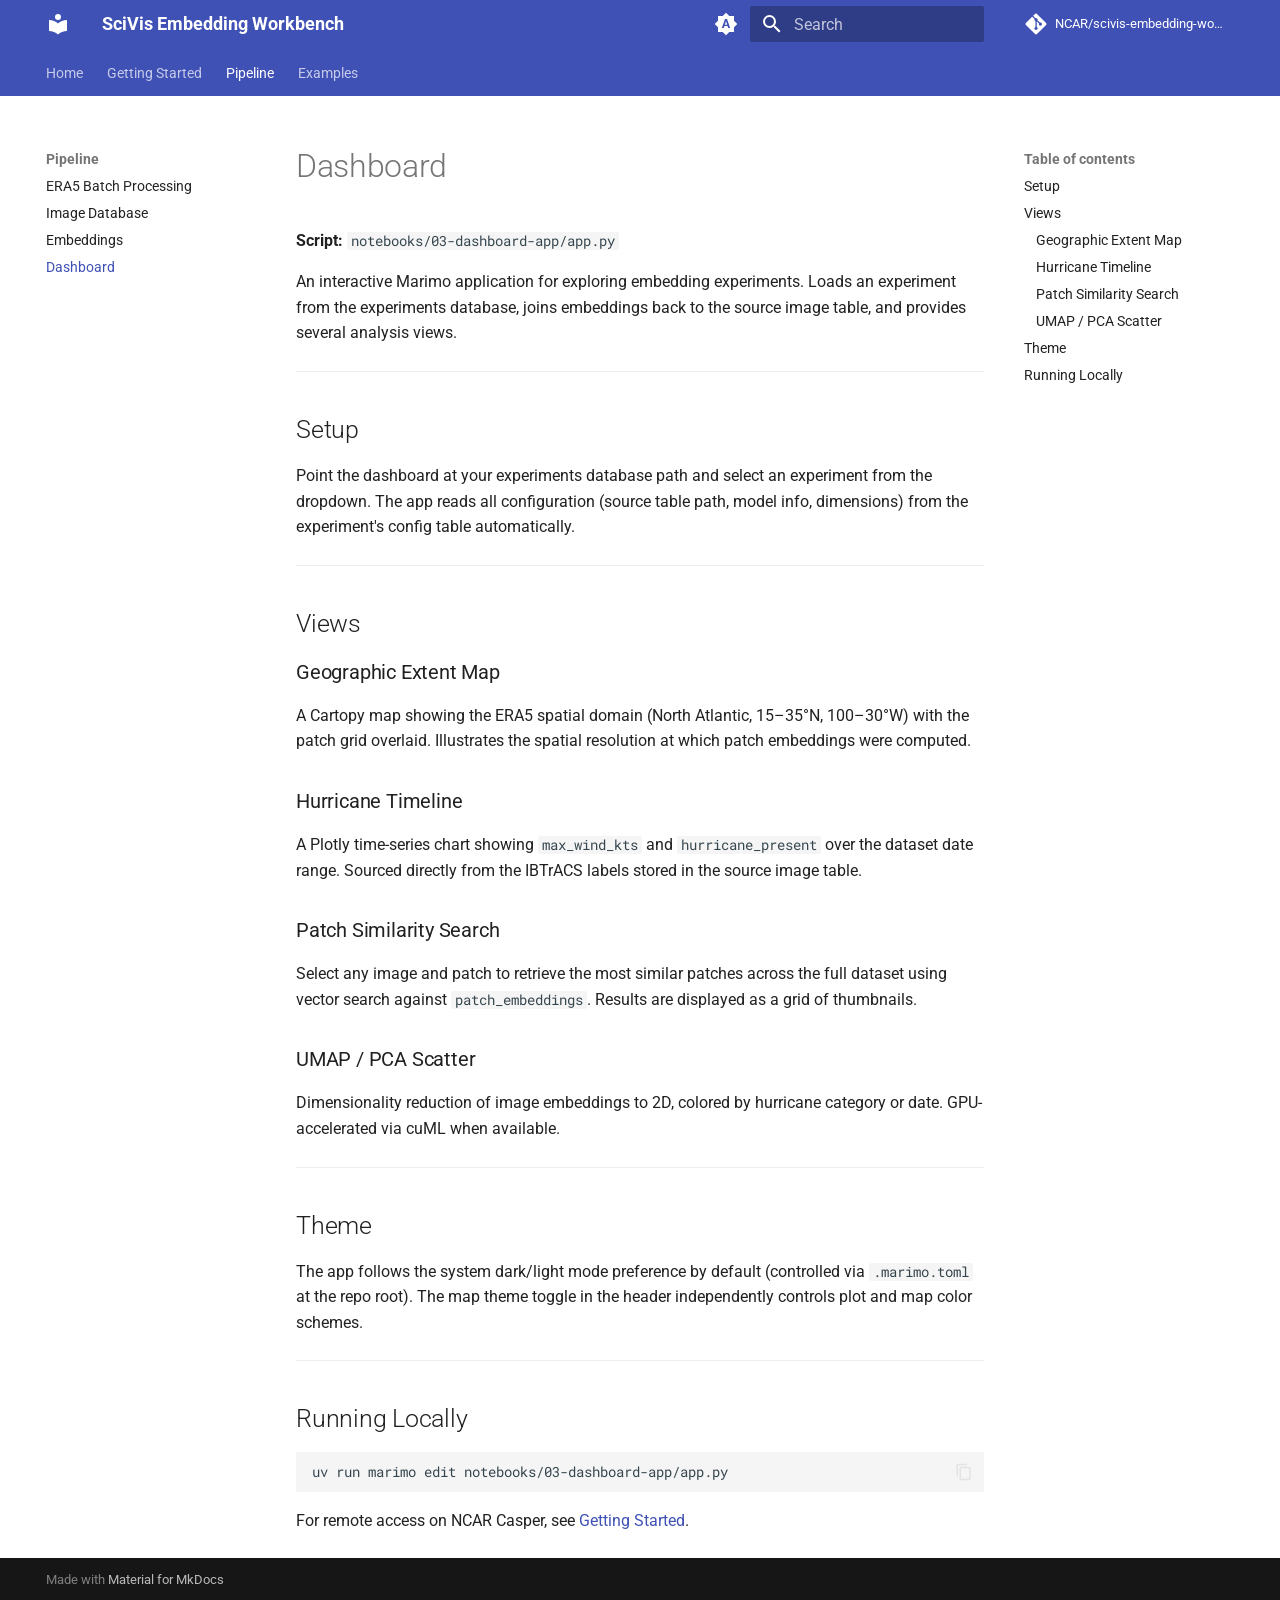
<file: pipeline/dashboard/index.html>
<!doctype html>
<html lang="en" class="no-js">
  <head>
    
      <meta charset="utf-8">
      <meta name="viewport" content="width=device-width,initial-scale=1">
      
        <meta name="description" content="A research toolkit for generating and exploring patch-level embeddings from scientific imagery.">
      
      
      
        <link rel="canonical" href="https://NCAR.github.io/scivis-embedding-workbench/pipeline/dashboard/">
      
      
        <link rel="prev" href="../embeddings/">
      
      
        <link rel="next" href="../../examples/">
      
      
        
      
      
      <link rel="icon" href="../../assets/images/favicon.png">
      <meta name="generator" content="mkdocs-1.6.1, mkdocs-material-9.7.7">
    
    
      
        <title>Dashboard - SciVis Embedding Workbench</title>
      
    
    
      <link rel="stylesheet" href="../../assets/stylesheets/main.ec1eaa64.min.css">
      
        
        <link rel="stylesheet" href="../../assets/stylesheets/palette.ab4e12ef.min.css">
      
      


    
    
      
    
    
      
        
        
        <link rel="preconnect" href="https://fonts.gstatic.com" crossorigin>
        <link rel="stylesheet" href="https://fonts.googleapis.com/css?family=Roboto:300,300i,400,400i,700,700i%7CRoboto+Mono:400,400i,700,700i&display=fallback">
        <style>:root{--md-text-font:"Roboto";--md-code-font:"Roboto Mono"}</style>
      
    
    
    <script>__md_scope=new URL("../..",location),__md_hash=e=>[...e].reduce(((e,_)=>(e<<5)-e+_.charCodeAt(0)),0),__md_get=(e,_=localStorage,t=__md_scope)=>JSON.parse(_.getItem(t.pathname+"."+e)),__md_set=(e,_,t=localStorage,a=__md_scope)=>{try{t.setItem(a.pathname+"."+e,JSON.stringify(_))}catch(e){}}</script>
    
      

    
    
  </head>
  
  
    
    
      
    
    
    
    
    <body dir="ltr" data-md-color-scheme="default" data-md-color-primary="indigo" data-md-color-accent="indigo">
  
    
    <input class="md-toggle" data-md-toggle="drawer" type="checkbox" id="__drawer" autocomplete="off">
    <input class="md-toggle" data-md-toggle="search" type="checkbox" id="__search" autocomplete="off">
    <label class="md-overlay" for="__drawer"></label>
    <div data-md-component="skip">
      
        
        <a href="#dashboard" class="md-skip">
          Skip to content
        </a>
      
    </div>
    <div data-md-component="announce">
      
    </div>
    
    
      

<header class="md-header" data-md-component="header">
  <nav class="md-header__inner md-grid" aria-label="Header">
    <a href="../.." title="SciVis Embedding Workbench" class="md-header__button md-logo" aria-label="SciVis Embedding Workbench" data-md-component="logo">
      
  
  <svg xmlns="http://www.w3.org/2000/svg" viewBox="0 0 24 24"><path d="M12 8a3 3 0 0 0 3-3 3 3 0 0 0-3-3 3 3 0 0 0-3 3 3 3 0 0 0 3 3m0 3.54C9.64 9.35 6.5 8 3 8v11c3.5 0 6.64 1.35 9 3.54 2.36-2.19 5.5-3.54 9-3.54V8c-3.5 0-6.64 1.35-9 3.54"/></svg>

    </a>
    <label class="md-header__button md-icon" for="__drawer">
      
      <svg xmlns="http://www.w3.org/2000/svg" viewBox="0 0 24 24"><path d="M3 6h18v2H3zm0 5h18v2H3zm0 5h18v2H3z"/></svg>
    </label>
    <div class="md-header__title" data-md-component="header-title">
      <div class="md-header__ellipsis">
        <div class="md-header__topic">
          <span class="md-ellipsis">
            SciVis Embedding Workbench
          </span>
        </div>
        <div class="md-header__topic" data-md-component="header-topic">
          <span class="md-ellipsis">
            
              Dashboard
            
          </span>
        </div>
      </div>
    </div>
    
      
        <form class="md-header__option" data-md-component="palette">
  
    
    
    
    <input class="md-option" data-md-color-media="(prefers-color-scheme)" data-md-color-scheme="default" data-md-color-primary="indigo" data-md-color-accent="indigo"  aria-label="Switch to light mode"  type="radio" name="__palette" id="__palette_0">
    
      <label class="md-header__button md-icon" title="Switch to light mode" for="__palette_1" hidden>
        <svg xmlns="http://www.w3.org/2000/svg" viewBox="0 0 24 24"><path d="m14.3 16-.7-2h-3.2l-.7 2H7.8L11 7h2l3.2 9zM20 8.69V4h-4.69L12 .69 8.69 4H4v4.69L.69 12 4 15.31V20h4.69L12 23.31 15.31 20H20v-4.69L23.31 12zm-9.15 3.96h2.3L12 9z"/></svg>
      </label>
    
  
    
    
    
    <input class="md-option" data-md-color-media="(prefers-color-scheme: light)" data-md-color-scheme="default" data-md-color-primary="indigo" data-md-color-accent="indigo"  aria-label="Switch to dark mode"  type="radio" name="__palette" id="__palette_1">
    
      <label class="md-header__button md-icon" title="Switch to dark mode" for="__palette_2" hidden>
        <svg xmlns="http://www.w3.org/2000/svg" viewBox="0 0 24 24"><path d="M12 8a4 4 0 0 0-4 4 4 4 0 0 0 4 4 4 4 0 0 0 4-4 4 4 0 0 0-4-4m0 10a6 6 0 0 1-6-6 6 6 0 0 1 6-6 6 6 0 0 1 6 6 6 6 0 0 1-6 6m8-9.31V4h-4.69L12 .69 8.69 4H4v4.69L.69 12 4 15.31V20h4.69L12 23.31 15.31 20H20v-4.69L23.31 12z"/></svg>
      </label>
    
  
    
    
    
    <input class="md-option" data-md-color-media="(prefers-color-scheme: dark)" data-md-color-scheme="slate" data-md-color-primary="indigo" data-md-color-accent="indigo"  aria-label="Switch to system preference"  type="radio" name="__palette" id="__palette_2">
    
      <label class="md-header__button md-icon" title="Switch to system preference" for="__palette_0" hidden>
        <svg xmlns="http://www.w3.org/2000/svg" viewBox="0 0 24 24"><path d="M12 18c-.89 0-1.74-.2-2.5-.55C11.56 16.5 13 14.42 13 12s-1.44-4.5-3.5-5.45C10.26 6.2 11.11 6 12 6a6 6 0 0 1 6 6 6 6 0 0 1-6 6m8-9.31V4h-4.69L12 .69 8.69 4H4v4.69L.69 12 4 15.31V20h4.69L12 23.31 15.31 20H20v-4.69L23.31 12z"/></svg>
      </label>
    
  
</form>
      
    
    
      <script>var palette=__md_get("__palette");if(palette&&palette.color){if("(prefers-color-scheme)"===palette.color.media){var media=matchMedia("(prefers-color-scheme: light)"),input=document.querySelector(media.matches?"[data-md-color-media='(prefers-color-scheme: light)']":"[data-md-color-media='(prefers-color-scheme: dark)']");palette.color.media=input.getAttribute("data-md-color-media"),palette.color.scheme=input.getAttribute("data-md-color-scheme"),palette.color.primary=input.getAttribute("data-md-color-primary"),palette.color.accent=input.getAttribute("data-md-color-accent")}for(var[key,value]of Object.entries(palette.color))document.body.setAttribute("data-md-color-"+key,value)}</script>
    
    
    
      
      
        <label class="md-header__button md-icon" for="__search">
          
          <svg xmlns="http://www.w3.org/2000/svg" viewBox="0 0 24 24"><path d="M9.5 3A6.5 6.5 0 0 1 16 9.5c0 1.61-.59 3.09-1.56 4.23l.27.27h.79l5 5-1.5 1.5-5-5v-.79l-.27-.27A6.52 6.52 0 0 1 9.5 16 6.5 6.5 0 0 1 3 9.5 6.5 6.5 0 0 1 9.5 3m0 2C7 5 5 7 5 9.5S7 14 9.5 14 14 12 14 9.5 12 5 9.5 5"/></svg>
        </label>
        <div class="md-search" data-md-component="search" role="dialog">
  <label class="md-search__overlay" for="__search"></label>
  <div class="md-search__inner" role="search">
    <form class="md-search__form" name="search">
      <input type="text" class="md-search__input" name="query" aria-label="Search" placeholder="Search" autocapitalize="off" autocorrect="off" autocomplete="off" spellcheck="false" data-md-component="search-query" required>
      <label class="md-search__icon md-icon" for="__search">
        
        <svg xmlns="http://www.w3.org/2000/svg" viewBox="0 0 24 24"><path d="M9.5 3A6.5 6.5 0 0 1 16 9.5c0 1.61-.59 3.09-1.56 4.23l.27.27h.79l5 5-1.5 1.5-5-5v-.79l-.27-.27A6.52 6.52 0 0 1 9.5 16 6.5 6.5 0 0 1 3 9.5 6.5 6.5 0 0 1 9.5 3m0 2C7 5 5 7 5 9.5S7 14 9.5 14 14 12 14 9.5 12 5 9.5 5"/></svg>
        
        <svg xmlns="http://www.w3.org/2000/svg" viewBox="0 0 24 24"><path d="M20 11v2H8l5.5 5.5-1.42 1.42L4.16 12l7.92-7.92L13.5 5.5 8 11z"/></svg>
      </label>
      <nav class="md-search__options" aria-label="Search">
        
        <button type="reset" class="md-search__icon md-icon" title="Clear" aria-label="Clear" tabindex="-1">
          
          <svg xmlns="http://www.w3.org/2000/svg" viewBox="0 0 24 24"><path d="M19 6.41 17.59 5 12 10.59 6.41 5 5 6.41 10.59 12 5 17.59 6.41 19 12 13.41 17.59 19 19 17.59 13.41 12z"/></svg>
        </button>
      </nav>
      
    </form>
    <div class="md-search__output">
      <div class="md-search__scrollwrap" tabindex="0" data-md-scrollfix>
        <div class="md-search-result" data-md-component="search-result">
          <div class="md-search-result__meta">
            Initializing search
          </div>
          <ol class="md-search-result__list" role="presentation"></ol>
        </div>
      </div>
    </div>
  </div>
</div>
      
    
    
      <div class="md-header__source">
        <a href="https://github.com/NCAR/scivis-embedding-workbench" title="Go to repository" class="md-source" data-md-component="source">
  <div class="md-source__icon md-icon">
    
    <svg xmlns="http://www.w3.org/2000/svg" viewBox="0 0 448 512"><!--! Font Awesome Free 7.1.0 by @fontawesome - https://fontawesome.com License - https://fontawesome.com/license/free (Icons: CC BY 4.0, Fonts: SIL OFL 1.1, Code: MIT License) Copyright 2025 Fonticons, Inc.--><path d="M439.6 236.1 244 40.5c-5.4-5.5-12.8-8.5-20.4-8.5s-15 3-20.4 8.4L162.5 81l51.5 51.5c27.1-9.1 52.7 16.8 43.4 43.7l49.7 49.7c34.2-11.8 61.2 31 35.5 56.7-26.5 26.5-70.2-2.9-56-37.3L240.3 199v121.9c25.3 12.5 22.3 41.8 9.1 55-6.4 6.4-15.2 10.1-24.3 10.1s-17.8-3.6-24.3-10.1c-17.6-17.6-11.1-46.9 11.2-56v-123c-20.8-8.5-24.6-30.7-18.6-45L142.6 101 8.5 235.1C3 240.6 0 247.9 0 255.5s3 15 8.5 20.4l195.6 195.7c5.4 5.4 12.7 8.4 20.4 8.4s15-3 20.4-8.4l194.7-194.7c5.4-5.4 8.4-12.8 8.4-20.4s-3-15-8.4-20.4"/></svg>
  </div>
  <div class="md-source__repository">
    NCAR/scivis-embedding-workbench
  </div>
</a>
      </div>
    
  </nav>
  
</header>
    
    <div class="md-container" data-md-component="container">
      
      
        
          
            
<nav class="md-tabs" aria-label="Tabs" data-md-component="tabs">
  <div class="md-grid">
    <ul class="md-tabs__list">
      
        
  
  
  
  
    <li class="md-tabs__item">
      <a href="../.." class="md-tabs__link">
        
  
  
    
  
  Home

      </a>
    </li>
  

      
        
  
  
  
  
    <li class="md-tabs__item">
      <a href="../../getting-started/" class="md-tabs__link">
        
  
  
    
  
  Getting Started

      </a>
    </li>
  

      
        
  
  
  
    
  
  
    
    
      <li class="md-tabs__item md-tabs__item--active">
        <a href="../data-processing/" class="md-tabs__link">
          
  
  
  Pipeline

        </a>
      </li>
    
  

      
        
  
  
  
  
    <li class="md-tabs__item">
      <a href="../../examples/" class="md-tabs__link">
        
  
  
    
  
  Examples

      </a>
    </li>
  

      
    </ul>
  </div>
</nav>
          
        
      
      <main class="md-main" data-md-component="main">
        <div class="md-main__inner md-grid">
          
            
              
              <div class="md-sidebar md-sidebar--primary" data-md-component="sidebar" data-md-type="navigation" >
                <div class="md-sidebar__scrollwrap">
                  <div class="md-sidebar__inner">
                    


  


<nav class="md-nav md-nav--primary md-nav--lifted" aria-label="Navigation" data-md-level="0">
  <label class="md-nav__title" for="__drawer">
    <a href="../.." title="SciVis Embedding Workbench" class="md-nav__button md-logo" aria-label="SciVis Embedding Workbench" data-md-component="logo">
      
  
  <svg xmlns="http://www.w3.org/2000/svg" viewBox="0 0 24 24"><path d="M12 8a3 3 0 0 0 3-3 3 3 0 0 0-3-3 3 3 0 0 0-3 3 3 3 0 0 0 3 3m0 3.54C9.64 9.35 6.5 8 3 8v11c3.5 0 6.64 1.35 9 3.54 2.36-2.19 5.5-3.54 9-3.54V8c-3.5 0-6.64 1.35-9 3.54"/></svg>

    </a>
    SciVis Embedding Workbench
  </label>
  
    <div class="md-nav__source">
      <a href="https://github.com/NCAR/scivis-embedding-workbench" title="Go to repository" class="md-source" data-md-component="source">
  <div class="md-source__icon md-icon">
    
    <svg xmlns="http://www.w3.org/2000/svg" viewBox="0 0 448 512"><!--! Font Awesome Free 7.1.0 by @fontawesome - https://fontawesome.com License - https://fontawesome.com/license/free (Icons: CC BY 4.0, Fonts: SIL OFL 1.1, Code: MIT License) Copyright 2025 Fonticons, Inc.--><path d="M439.6 236.1 244 40.5c-5.4-5.5-12.8-8.5-20.4-8.5s-15 3-20.4 8.4L162.5 81l51.5 51.5c27.1-9.1 52.7 16.8 43.4 43.7l49.7 49.7c34.2-11.8 61.2 31 35.5 56.7-26.5 26.5-70.2-2.9-56-37.3L240.3 199v121.9c25.3 12.5 22.3 41.8 9.1 55-6.4 6.4-15.2 10.1-24.3 10.1s-17.8-3.6-24.3-10.1c-17.6-17.6-11.1-46.9 11.2-56v-123c-20.8-8.5-24.6-30.7-18.6-45L142.6 101 8.5 235.1C3 240.6 0 247.9 0 255.5s3 15 8.5 20.4l195.6 195.7c5.4 5.4 12.7 8.4 20.4 8.4s15-3 20.4-8.4l194.7-194.7c5.4-5.4 8.4-12.8 8.4-20.4s-3-15-8.4-20.4"/></svg>
  </div>
  <div class="md-source__repository">
    NCAR/scivis-embedding-workbench
  </div>
</a>
    </div>
  
  <ul class="md-nav__list" data-md-scrollfix>
    
      
      
  
  
  
  
    <li class="md-nav__item">
      <a href="../.." class="md-nav__link">
        
  
  
  <span class="md-ellipsis">
    
  
    Home
  

    
  </span>
  
  

      </a>
    </li>
  

    
      
      
  
  
  
  
    <li class="md-nav__item">
      <a href="../../getting-started/" class="md-nav__link">
        
  
  
  <span class="md-ellipsis">
    
  
    Getting Started
  

    
  </span>
  
  

      </a>
    </li>
  

    
      
      
  
  
    
  
  
  
    
    
    
    
      
        
        
      
      
        
      
    
    
    <li class="md-nav__item md-nav__item--active md-nav__item--section md-nav__item--nested">
      
        
        
        <input class="md-nav__toggle md-toggle " type="checkbox" id="__nav_3" checked>
        
          
          <label class="md-nav__link" for="__nav_3" id="__nav_3_label" tabindex="">
            
  
  
  <span class="md-ellipsis">
    
  
    Pipeline
  

    
  </span>
  
  

            <span class="md-nav__icon md-icon"></span>
          </label>
        
        <nav class="md-nav" data-md-level="1" aria-labelledby="__nav_3_label" aria-expanded="true">
          <label class="md-nav__title" for="__nav_3">
            <span class="md-nav__icon md-icon"></span>
            
  
    Pipeline
  

          </label>
          <ul class="md-nav__list" data-md-scrollfix>
            
              
                
  
  
  
  
    <li class="md-nav__item">
      <a href="../data-processing/" class="md-nav__link">
        
  
  
  <span class="md-ellipsis">
    
  
    ERA5 Batch Processing
  

    
  </span>
  
  

      </a>
    </li>
  

              
            
              
                
  
  
  
  
    <li class="md-nav__item">
      <a href="../prepare-data/" class="md-nav__link">
        
  
  
  <span class="md-ellipsis">
    
  
    Image Database
  

    
  </span>
  
  

      </a>
    </li>
  

              
            
              
                
  
  
  
  
    <li class="md-nav__item">
      <a href="../embeddings/" class="md-nav__link">
        
  
  
  <span class="md-ellipsis">
    
  
    Embeddings
  

    
  </span>
  
  

      </a>
    </li>
  

              
            
              
                
  
  
    
  
  
  
    <li class="md-nav__item md-nav__item--active">
      
      <input class="md-nav__toggle md-toggle" type="checkbox" id="__toc">
      
      
        
      
      
        <label class="md-nav__link md-nav__link--active" for="__toc">
          
  
  
  <span class="md-ellipsis">
    
  
    Dashboard
  

    
  </span>
  
  

          <span class="md-nav__icon md-icon"></span>
        </label>
      
      <a href="./" class="md-nav__link md-nav__link--active">
        
  
  
  <span class="md-ellipsis">
    
  
    Dashboard
  

    
  </span>
  
  

      </a>
      
        

<nav class="md-nav md-nav--secondary" aria-label="Table of contents">
  
  
  
    
  
  
    <label class="md-nav__title" for="__toc">
      <span class="md-nav__icon md-icon"></span>
      Table of contents
    </label>
    <ul class="md-nav__list" data-md-component="toc" data-md-scrollfix>
      
        <li class="md-nav__item">
  <a href="#setup" class="md-nav__link">
    <span class="md-ellipsis">
      
        Setup
      
    </span>
  </a>
  
</li>
      
        <li class="md-nav__item">
  <a href="#views" class="md-nav__link">
    <span class="md-ellipsis">
      
        Views
      
    </span>
  </a>
  
    <nav class="md-nav" aria-label="Views">
      <ul class="md-nav__list">
        
          <li class="md-nav__item">
  <a href="#geographic-extent-map" class="md-nav__link">
    <span class="md-ellipsis">
      
        Geographic Extent Map
      
    </span>
  </a>
  
</li>
        
          <li class="md-nav__item">
  <a href="#hurricane-timeline" class="md-nav__link">
    <span class="md-ellipsis">
      
        Hurricane Timeline
      
    </span>
  </a>
  
</li>
        
          <li class="md-nav__item">
  <a href="#patch-similarity-search" class="md-nav__link">
    <span class="md-ellipsis">
      
        Patch Similarity Search
      
    </span>
  </a>
  
</li>
        
          <li class="md-nav__item">
  <a href="#umap-pca-scatter" class="md-nav__link">
    <span class="md-ellipsis">
      
        UMAP / PCA Scatter
      
    </span>
  </a>
  
</li>
        
      </ul>
    </nav>
  
</li>
      
        <li class="md-nav__item">
  <a href="#theme" class="md-nav__link">
    <span class="md-ellipsis">
      
        Theme
      
    </span>
  </a>
  
</li>
      
        <li class="md-nav__item">
  <a href="#running-locally" class="md-nav__link">
    <span class="md-ellipsis">
      
        Running Locally
      
    </span>
  </a>
  
</li>
      
    </ul>
  
</nav>
      
    </li>
  

              
            
          </ul>
        </nav>
      
    </li>
  

    
      
      
  
  
  
  
    <li class="md-nav__item">
      <a href="../../examples/" class="md-nav__link">
        
  
  
  <span class="md-ellipsis">
    
  
    Examples
  

    
  </span>
  
  

      </a>
    </li>
  

    
  </ul>
</nav>
                  </div>
                </div>
              </div>
            
            
              
              <div class="md-sidebar md-sidebar--secondary" data-md-component="sidebar" data-md-type="toc" >
                <div class="md-sidebar__scrollwrap">
                  <div class="md-sidebar__inner">
                    

<nav class="md-nav md-nav--secondary" aria-label="Table of contents">
  
  
  
    
  
  
    <label class="md-nav__title" for="__toc">
      <span class="md-nav__icon md-icon"></span>
      Table of contents
    </label>
    <ul class="md-nav__list" data-md-component="toc" data-md-scrollfix>
      
        <li class="md-nav__item">
  <a href="#setup" class="md-nav__link">
    <span class="md-ellipsis">
      
        Setup
      
    </span>
  </a>
  
</li>
      
        <li class="md-nav__item">
  <a href="#views" class="md-nav__link">
    <span class="md-ellipsis">
      
        Views
      
    </span>
  </a>
  
    <nav class="md-nav" aria-label="Views">
      <ul class="md-nav__list">
        
          <li class="md-nav__item">
  <a href="#geographic-extent-map" class="md-nav__link">
    <span class="md-ellipsis">
      
        Geographic Extent Map
      
    </span>
  </a>
  
</li>
        
          <li class="md-nav__item">
  <a href="#hurricane-timeline" class="md-nav__link">
    <span class="md-ellipsis">
      
        Hurricane Timeline
      
    </span>
  </a>
  
</li>
        
          <li class="md-nav__item">
  <a href="#patch-similarity-search" class="md-nav__link">
    <span class="md-ellipsis">
      
        Patch Similarity Search
      
    </span>
  </a>
  
</li>
        
          <li class="md-nav__item">
  <a href="#umap-pca-scatter" class="md-nav__link">
    <span class="md-ellipsis">
      
        UMAP / PCA Scatter
      
    </span>
  </a>
  
</li>
        
      </ul>
    </nav>
  
</li>
      
        <li class="md-nav__item">
  <a href="#theme" class="md-nav__link">
    <span class="md-ellipsis">
      
        Theme
      
    </span>
  </a>
  
</li>
      
        <li class="md-nav__item">
  <a href="#running-locally" class="md-nav__link">
    <span class="md-ellipsis">
      
        Running Locally
      
    </span>
  </a>
  
</li>
      
    </ul>
  
</nav>
                  </div>
                </div>
              </div>
            
          
          
            <div class="md-content" data-md-component="content">
              
              <article class="md-content__inner md-typeset">
                
                  


  
  


<h1 id="dashboard">Dashboard</h1>
<p><strong>Script:</strong> <code>notebooks/03-dashboard-app/app.py</code></p>
<p>An interactive Marimo application for exploring embedding experiments. Loads an experiment from the experiments database, joins embeddings back to the source image table, and provides several analysis views.</p>
<hr />
<h2 id="setup">Setup</h2>
<p>Point the dashboard at your experiments database path and select an experiment from the dropdown. The app reads all configuration (source table path, model info, dimensions) from the experiment's config table automatically.</p>
<hr />
<h2 id="views">Views</h2>
<h3 id="geographic-extent-map">Geographic Extent Map</h3>
<p>A Cartopy map showing the ERA5 spatial domain (North Atlantic, 15–35°N, 100–30°W) with the patch grid overlaid. Illustrates the spatial resolution at which patch embeddings were computed.</p>
<h3 id="hurricane-timeline">Hurricane Timeline</h3>
<p>A Plotly time-series chart showing <code>max_wind_kts</code> and <code>hurricane_present</code> over the dataset date range. Sourced directly from the IBTrACS labels stored in the source image table.</p>
<h3 id="patch-similarity-search">Patch Similarity Search</h3>
<p>Select any image and patch to retrieve the most similar patches across the full dataset using vector search against <code>patch_embeddings</code>. Results are displayed as a grid of thumbnails.</p>
<h3 id="umap-pca-scatter">UMAP / PCA Scatter</h3>
<p>Dimensionality reduction of image embeddings to 2D, colored by hurricane category or date. GPU-accelerated via cuML when available.</p>
<hr />
<h2 id="theme">Theme</h2>
<p>The app follows the system dark/light mode preference by default (controlled via <code>.marimo.toml</code> at the repo root). The map theme toggle in the header independently controls plot and map color schemes.</p>
<hr />
<h2 id="running-locally">Running Locally</h2>
<div class="highlight"><pre><span></span><code><a id="__codelineno-0-1" name="__codelineno-0-1" href="#__codelineno-0-1"></a>uv<span class="w"> </span>run<span class="w"> </span>marimo<span class="w"> </span>edit<span class="w"> </span>notebooks/03-dashboard-app/app.py
</code></pre></div>
<p>For remote access on NCAR Casper, see <a href="../../getting-started/#running-on-ncar-casper">Getting Started</a>.</p>












                
              </article>
            </div>
          
          
<script>var target=document.getElementById(location.hash.slice(1));target&&target.name&&(target.checked=target.name.startsWith("__tabbed_"))</script>
        </div>
        
          <button type="button" class="md-top md-icon" data-md-component="top" hidden>
  
  <svg xmlns="http://www.w3.org/2000/svg" viewBox="0 0 24 24"><path d="M13 20h-2V8l-5.5 5.5-1.42-1.42L12 4.16l7.92 7.92-1.42 1.42L13 8z"/></svg>
  Back to top
</button>
        
      </main>
      
        <footer class="md-footer">
  
  <div class="md-footer-meta md-typeset">
    <div class="md-footer-meta__inner md-grid">
      <div class="md-copyright">
  
  
    Made with
    <a href="https://squidfunk.github.io/mkdocs-material/" target="_blank" rel="noopener">
      Material for MkDocs
    </a>
  
</div>
      
    </div>
  </div>
</footer>
      
    </div>
    <div class="md-dialog" data-md-component="dialog">
      <div class="md-dialog__inner md-typeset"></div>
    </div>
    
    
    
      
      
      <script id="__config" type="application/json">{"annotate": null, "base": "../..", "features": ["navigation.tabs", "navigation.sections", "navigation.top", "content.code.copy", "content.code.annotate"], "search": "../../assets/javascripts/workers/search.2c215733.min.js", "tags": null, "translations": {"clipboard.copied": "Copied to clipboard", "clipboard.copy": "Copy to clipboard", "search.result.more.one": "1 more on this page", "search.result.more.other": "# more on this page", "search.result.none": "No matching documents", "search.result.one": "1 matching document", "search.result.other": "# matching documents", "search.result.placeholder": "Type to start searching", "search.result.term.missing": "Missing", "select.version": "Select version"}, "version": null}</script>
    
    
      <script src="../../assets/javascripts/bundle.d7400e89.min.js"></script>
      
    
  </body>
</html>
</file>
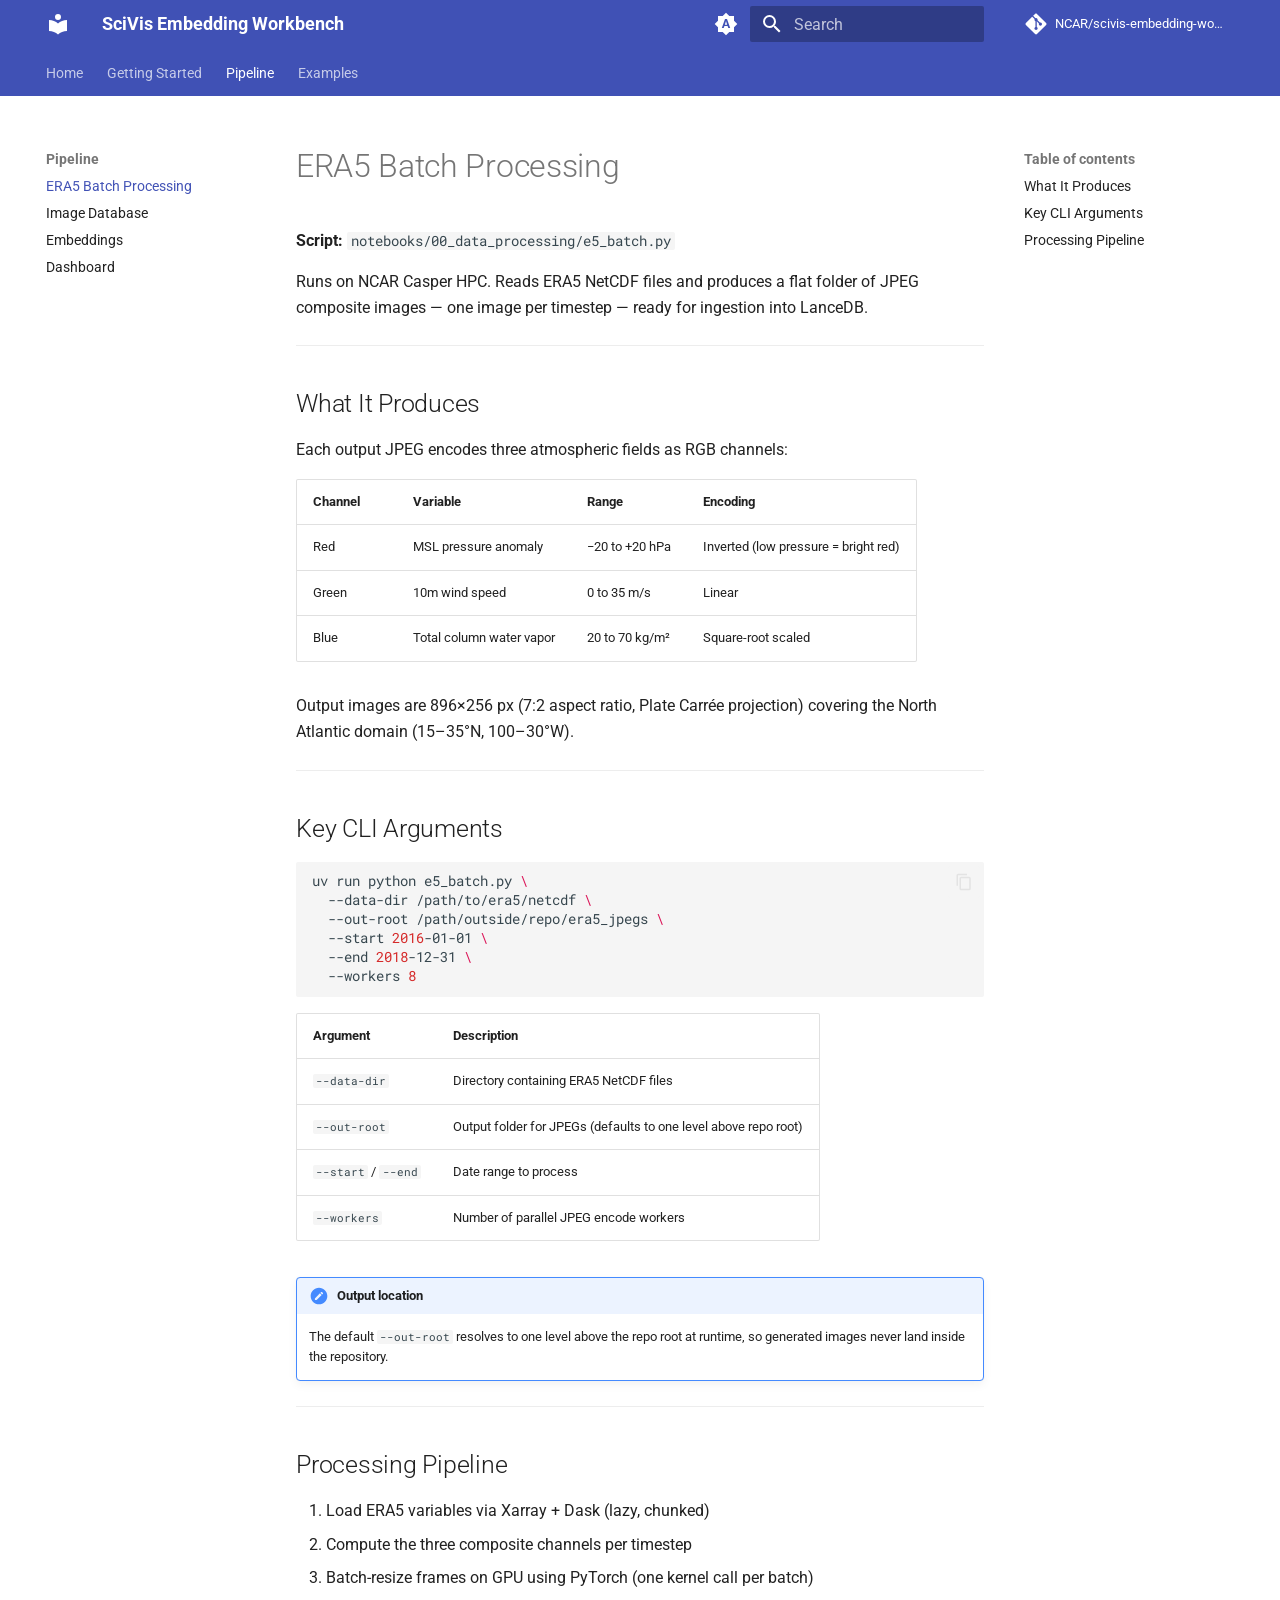
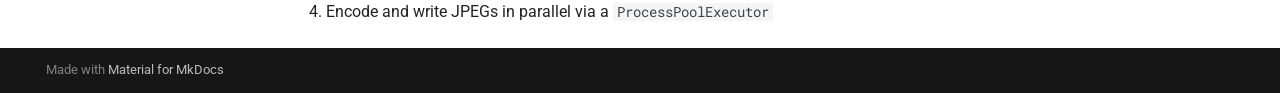
<file: pipeline/data-processing/index.html>
<!doctype html>
<html lang="en" class="no-js">
  <head>
    
      <meta charset="utf-8">
      <meta name="viewport" content="width=device-width,initial-scale=1">
      
        <meta name="description" content="A research toolkit for generating and exploring patch-level embeddings from scientific imagery.">
      
      
      
        <link rel="canonical" href="https://NCAR.github.io/scivis-embedding-workbench/pipeline/data-processing/">
      
      
        <link rel="prev" href="../../getting-started/">
      
      
        <link rel="next" href="../prepare-data/">
      
      
        
      
      
      <link rel="icon" href="../../assets/images/favicon.png">
      <meta name="generator" content="mkdocs-1.6.1, mkdocs-material-9.7.7">
    
    
      
        <title>ERA5 Batch Processing - SciVis Embedding Workbench</title>
      
    
    
      <link rel="stylesheet" href="../../assets/stylesheets/main.ec1eaa64.min.css">
      
        
        <link rel="stylesheet" href="../../assets/stylesheets/palette.ab4e12ef.min.css">
      
      


    
    
      
    
    
      
        
        
        <link rel="preconnect" href="https://fonts.gstatic.com" crossorigin>
        <link rel="stylesheet" href="https://fonts.googleapis.com/css?family=Roboto:300,300i,400,400i,700,700i%7CRoboto+Mono:400,400i,700,700i&display=fallback">
        <style>:root{--md-text-font:"Roboto";--md-code-font:"Roboto Mono"}</style>
      
    
    
    <script>__md_scope=new URL("../..",location),__md_hash=e=>[...e].reduce(((e,_)=>(e<<5)-e+_.charCodeAt(0)),0),__md_get=(e,_=localStorage,t=__md_scope)=>JSON.parse(_.getItem(t.pathname+"."+e)),__md_set=(e,_,t=localStorage,a=__md_scope)=>{try{t.setItem(a.pathname+"."+e,JSON.stringify(_))}catch(e){}}</script>
    
      

    
    
  </head>
  
  
    
    
      
    
    
    
    
    <body dir="ltr" data-md-color-scheme="default" data-md-color-primary="indigo" data-md-color-accent="indigo">
  
    
    <input class="md-toggle" data-md-toggle="drawer" type="checkbox" id="__drawer" autocomplete="off">
    <input class="md-toggle" data-md-toggle="search" type="checkbox" id="__search" autocomplete="off">
    <label class="md-overlay" for="__drawer"></label>
    <div data-md-component="skip">
      
        
        <a href="#era5-batch-processing" class="md-skip">
          Skip to content
        </a>
      
    </div>
    <div data-md-component="announce">
      
    </div>
    
    
      

<header class="md-header" data-md-component="header">
  <nav class="md-header__inner md-grid" aria-label="Header">
    <a href="../.." title="SciVis Embedding Workbench" class="md-header__button md-logo" aria-label="SciVis Embedding Workbench" data-md-component="logo">
      
  
  <svg xmlns="http://www.w3.org/2000/svg" viewBox="0 0 24 24"><path d="M12 8a3 3 0 0 0 3-3 3 3 0 0 0-3-3 3 3 0 0 0-3 3 3 3 0 0 0 3 3m0 3.54C9.64 9.35 6.5 8 3 8v11c3.5 0 6.64 1.35 9 3.54 2.36-2.19 5.5-3.54 9-3.54V8c-3.5 0-6.64 1.35-9 3.54"/></svg>

    </a>
    <label class="md-header__button md-icon" for="__drawer">
      
      <svg xmlns="http://www.w3.org/2000/svg" viewBox="0 0 24 24"><path d="M3 6h18v2H3zm0 5h18v2H3zm0 5h18v2H3z"/></svg>
    </label>
    <div class="md-header__title" data-md-component="header-title">
      <div class="md-header__ellipsis">
        <div class="md-header__topic">
          <span class="md-ellipsis">
            SciVis Embedding Workbench
          </span>
        </div>
        <div class="md-header__topic" data-md-component="header-topic">
          <span class="md-ellipsis">
            
              ERA5 Batch Processing
            
          </span>
        </div>
      </div>
    </div>
    
      
        <form class="md-header__option" data-md-component="palette">
  
    
    
    
    <input class="md-option" data-md-color-media="(prefers-color-scheme)" data-md-color-scheme="default" data-md-color-primary="indigo" data-md-color-accent="indigo"  aria-label="Switch to light mode"  type="radio" name="__palette" id="__palette_0">
    
      <label class="md-header__button md-icon" title="Switch to light mode" for="__palette_1" hidden>
        <svg xmlns="http://www.w3.org/2000/svg" viewBox="0 0 24 24"><path d="m14.3 16-.7-2h-3.2l-.7 2H7.8L11 7h2l3.2 9zM20 8.69V4h-4.69L12 .69 8.69 4H4v4.69L.69 12 4 15.31V20h4.69L12 23.31 15.31 20H20v-4.69L23.31 12zm-9.15 3.96h2.3L12 9z"/></svg>
      </label>
    
  
    
    
    
    <input class="md-option" data-md-color-media="(prefers-color-scheme: light)" data-md-color-scheme="default" data-md-color-primary="indigo" data-md-color-accent="indigo"  aria-label="Switch to dark mode"  type="radio" name="__palette" id="__palette_1">
    
      <label class="md-header__button md-icon" title="Switch to dark mode" for="__palette_2" hidden>
        <svg xmlns="http://www.w3.org/2000/svg" viewBox="0 0 24 24"><path d="M12 8a4 4 0 0 0-4 4 4 4 0 0 0 4 4 4 4 0 0 0 4-4 4 4 0 0 0-4-4m0 10a6 6 0 0 1-6-6 6 6 0 0 1 6-6 6 6 0 0 1 6 6 6 6 0 0 1-6 6m8-9.31V4h-4.69L12 .69 8.69 4H4v4.69L.69 12 4 15.31V20h4.69L12 23.31 15.31 20H20v-4.69L23.31 12z"/></svg>
      </label>
    
  
    
    
    
    <input class="md-option" data-md-color-media="(prefers-color-scheme: dark)" data-md-color-scheme="slate" data-md-color-primary="indigo" data-md-color-accent="indigo"  aria-label="Switch to system preference"  type="radio" name="__palette" id="__palette_2">
    
      <label class="md-header__button md-icon" title="Switch to system preference" for="__palette_0" hidden>
        <svg xmlns="http://www.w3.org/2000/svg" viewBox="0 0 24 24"><path d="M12 18c-.89 0-1.74-.2-2.5-.55C11.56 16.5 13 14.42 13 12s-1.44-4.5-3.5-5.45C10.26 6.2 11.11 6 12 6a6 6 0 0 1 6 6 6 6 0 0 1-6 6m8-9.31V4h-4.69L12 .69 8.69 4H4v4.69L.69 12 4 15.31V20h4.69L12 23.31 15.31 20H20v-4.69L23.31 12z"/></svg>
      </label>
    
  
</form>
      
    
    
      <script>var palette=__md_get("__palette");if(palette&&palette.color){if("(prefers-color-scheme)"===palette.color.media){var media=matchMedia("(prefers-color-scheme: light)"),input=document.querySelector(media.matches?"[data-md-color-media='(prefers-color-scheme: light)']":"[data-md-color-media='(prefers-color-scheme: dark)']");palette.color.media=input.getAttribute("data-md-color-media"),palette.color.scheme=input.getAttribute("data-md-color-scheme"),palette.color.primary=input.getAttribute("data-md-color-primary"),palette.color.accent=input.getAttribute("data-md-color-accent")}for(var[key,value]of Object.entries(palette.color))document.body.setAttribute("data-md-color-"+key,value)}</script>
    
    
    
      
      
        <label class="md-header__button md-icon" for="__search">
          
          <svg xmlns="http://www.w3.org/2000/svg" viewBox="0 0 24 24"><path d="M9.5 3A6.5 6.5 0 0 1 16 9.5c0 1.61-.59 3.09-1.56 4.23l.27.27h.79l5 5-1.5 1.5-5-5v-.79l-.27-.27A6.52 6.52 0 0 1 9.5 16 6.5 6.5 0 0 1 3 9.5 6.5 6.5 0 0 1 9.5 3m0 2C7 5 5 7 5 9.5S7 14 9.5 14 14 12 14 9.5 12 5 9.5 5"/></svg>
        </label>
        <div class="md-search" data-md-component="search" role="dialog">
  <label class="md-search__overlay" for="__search"></label>
  <div class="md-search__inner" role="search">
    <form class="md-search__form" name="search">
      <input type="text" class="md-search__input" name="query" aria-label="Search" placeholder="Search" autocapitalize="off" autocorrect="off" autocomplete="off" spellcheck="false" data-md-component="search-query" required>
      <label class="md-search__icon md-icon" for="__search">
        
        <svg xmlns="http://www.w3.org/2000/svg" viewBox="0 0 24 24"><path d="M9.5 3A6.5 6.5 0 0 1 16 9.5c0 1.61-.59 3.09-1.56 4.23l.27.27h.79l5 5-1.5 1.5-5-5v-.79l-.27-.27A6.52 6.52 0 0 1 9.5 16 6.5 6.5 0 0 1 3 9.5 6.5 6.5 0 0 1 9.5 3m0 2C7 5 5 7 5 9.5S7 14 9.5 14 14 12 14 9.5 12 5 9.5 5"/></svg>
        
        <svg xmlns="http://www.w3.org/2000/svg" viewBox="0 0 24 24"><path d="M20 11v2H8l5.5 5.5-1.42 1.42L4.16 12l7.92-7.92L13.5 5.5 8 11z"/></svg>
      </label>
      <nav class="md-search__options" aria-label="Search">
        
        <button type="reset" class="md-search__icon md-icon" title="Clear" aria-label="Clear" tabindex="-1">
          
          <svg xmlns="http://www.w3.org/2000/svg" viewBox="0 0 24 24"><path d="M19 6.41 17.59 5 12 10.59 6.41 5 5 6.41 10.59 12 5 17.59 6.41 19 12 13.41 17.59 19 19 17.59 13.41 12z"/></svg>
        </button>
      </nav>
      
    </form>
    <div class="md-search__output">
      <div class="md-search__scrollwrap" tabindex="0" data-md-scrollfix>
        <div class="md-search-result" data-md-component="search-result">
          <div class="md-search-result__meta">
            Initializing search
          </div>
          <ol class="md-search-result__list" role="presentation"></ol>
        </div>
      </div>
    </div>
  </div>
</div>
      
    
    
      <div class="md-header__source">
        <a href="https://github.com/NCAR/scivis-embedding-workbench" title="Go to repository" class="md-source" data-md-component="source">
  <div class="md-source__icon md-icon">
    
    <svg xmlns="http://www.w3.org/2000/svg" viewBox="0 0 448 512"><!--! Font Awesome Free 7.1.0 by @fontawesome - https://fontawesome.com License - https://fontawesome.com/license/free (Icons: CC BY 4.0, Fonts: SIL OFL 1.1, Code: MIT License) Copyright 2025 Fonticons, Inc.--><path d="M439.6 236.1 244 40.5c-5.4-5.5-12.8-8.5-20.4-8.5s-15 3-20.4 8.4L162.5 81l51.5 51.5c27.1-9.1 52.7 16.8 43.4 43.7l49.7 49.7c34.2-11.8 61.2 31 35.5 56.7-26.5 26.5-70.2-2.9-56-37.3L240.3 199v121.9c25.3 12.5 22.3 41.8 9.1 55-6.4 6.4-15.2 10.1-24.3 10.1s-17.8-3.6-24.3-10.1c-17.6-17.6-11.1-46.9 11.2-56v-123c-20.8-8.5-24.6-30.7-18.6-45L142.6 101 8.5 235.1C3 240.6 0 247.9 0 255.5s3 15 8.5 20.4l195.6 195.7c5.4 5.4 12.7 8.4 20.4 8.4s15-3 20.4-8.4l194.7-194.7c5.4-5.4 8.4-12.8 8.4-20.4s-3-15-8.4-20.4"/></svg>
  </div>
  <div class="md-source__repository">
    NCAR/scivis-embedding-workbench
  </div>
</a>
      </div>
    
  </nav>
  
</header>
    
    <div class="md-container" data-md-component="container">
      
      
        
          
            
<nav class="md-tabs" aria-label="Tabs" data-md-component="tabs">
  <div class="md-grid">
    <ul class="md-tabs__list">
      
        
  
  
  
  
    <li class="md-tabs__item">
      <a href="../.." class="md-tabs__link">
        
  
  
    
  
  Home

      </a>
    </li>
  

      
        
  
  
  
  
    <li class="md-tabs__item">
      <a href="../../getting-started/" class="md-tabs__link">
        
  
  
    
  
  Getting Started

      </a>
    </li>
  

      
        
  
  
  
    
  
  
    
    
      <li class="md-tabs__item md-tabs__item--active">
        <a href="./" class="md-tabs__link">
          
  
  
  Pipeline

        </a>
      </li>
    
  

      
        
  
  
  
  
    <li class="md-tabs__item">
      <a href="../../examples/" class="md-tabs__link">
        
  
  
    
  
  Examples

      </a>
    </li>
  

      
    </ul>
  </div>
</nav>
          
        
      
      <main class="md-main" data-md-component="main">
        <div class="md-main__inner md-grid">
          
            
              
              <div class="md-sidebar md-sidebar--primary" data-md-component="sidebar" data-md-type="navigation" >
                <div class="md-sidebar__scrollwrap">
                  <div class="md-sidebar__inner">
                    


  


<nav class="md-nav md-nav--primary md-nav--lifted" aria-label="Navigation" data-md-level="0">
  <label class="md-nav__title" for="__drawer">
    <a href="../.." title="SciVis Embedding Workbench" class="md-nav__button md-logo" aria-label="SciVis Embedding Workbench" data-md-component="logo">
      
  
  <svg xmlns="http://www.w3.org/2000/svg" viewBox="0 0 24 24"><path d="M12 8a3 3 0 0 0 3-3 3 3 0 0 0-3-3 3 3 0 0 0-3 3 3 3 0 0 0 3 3m0 3.54C9.64 9.35 6.5 8 3 8v11c3.5 0 6.64 1.35 9 3.54 2.36-2.19 5.5-3.54 9-3.54V8c-3.5 0-6.64 1.35-9 3.54"/></svg>

    </a>
    SciVis Embedding Workbench
  </label>
  
    <div class="md-nav__source">
      <a href="https://github.com/NCAR/scivis-embedding-workbench" title="Go to repository" class="md-source" data-md-component="source">
  <div class="md-source__icon md-icon">
    
    <svg xmlns="http://www.w3.org/2000/svg" viewBox="0 0 448 512"><!--! Font Awesome Free 7.1.0 by @fontawesome - https://fontawesome.com License - https://fontawesome.com/license/free (Icons: CC BY 4.0, Fonts: SIL OFL 1.1, Code: MIT License) Copyright 2025 Fonticons, Inc.--><path d="M439.6 236.1 244 40.5c-5.4-5.5-12.8-8.5-20.4-8.5s-15 3-20.4 8.4L162.5 81l51.5 51.5c27.1-9.1 52.7 16.8 43.4 43.7l49.7 49.7c34.2-11.8 61.2 31 35.5 56.7-26.5 26.5-70.2-2.9-56-37.3L240.3 199v121.9c25.3 12.5 22.3 41.8 9.1 55-6.4 6.4-15.2 10.1-24.3 10.1s-17.8-3.6-24.3-10.1c-17.6-17.6-11.1-46.9 11.2-56v-123c-20.8-8.5-24.6-30.7-18.6-45L142.6 101 8.5 235.1C3 240.6 0 247.9 0 255.5s3 15 8.5 20.4l195.6 195.7c5.4 5.4 12.7 8.4 20.4 8.4s15-3 20.4-8.4l194.7-194.7c5.4-5.4 8.4-12.8 8.4-20.4s-3-15-8.4-20.4"/></svg>
  </div>
  <div class="md-source__repository">
    NCAR/scivis-embedding-workbench
  </div>
</a>
    </div>
  
  <ul class="md-nav__list" data-md-scrollfix>
    
      
      
  
  
  
  
    <li class="md-nav__item">
      <a href="../.." class="md-nav__link">
        
  
  
  <span class="md-ellipsis">
    
  
    Home
  

    
  </span>
  
  

      </a>
    </li>
  

    
      
      
  
  
  
  
    <li class="md-nav__item">
      <a href="../../getting-started/" class="md-nav__link">
        
  
  
  <span class="md-ellipsis">
    
  
    Getting Started
  

    
  </span>
  
  

      </a>
    </li>
  

    
      
      
  
  
    
  
  
  
    
    
    
    
      
        
        
      
      
        
      
    
    
    <li class="md-nav__item md-nav__item--active md-nav__item--section md-nav__item--nested">
      
        
        
        <input class="md-nav__toggle md-toggle " type="checkbox" id="__nav_3" checked>
        
          
          <label class="md-nav__link" for="__nav_3" id="__nav_3_label" tabindex="">
            
  
  
  <span class="md-ellipsis">
    
  
    Pipeline
  

    
  </span>
  
  

            <span class="md-nav__icon md-icon"></span>
          </label>
        
        <nav class="md-nav" data-md-level="1" aria-labelledby="__nav_3_label" aria-expanded="true">
          <label class="md-nav__title" for="__nav_3">
            <span class="md-nav__icon md-icon"></span>
            
  
    Pipeline
  

          </label>
          <ul class="md-nav__list" data-md-scrollfix>
            
              
                
  
  
    
  
  
  
    <li class="md-nav__item md-nav__item--active">
      
      <input class="md-nav__toggle md-toggle" type="checkbox" id="__toc">
      
      
        
      
      
        <label class="md-nav__link md-nav__link--active" for="__toc">
          
  
  
  <span class="md-ellipsis">
    
  
    ERA5 Batch Processing
  

    
  </span>
  
  

          <span class="md-nav__icon md-icon"></span>
        </label>
      
      <a href="./" class="md-nav__link md-nav__link--active">
        
  
  
  <span class="md-ellipsis">
    
  
    ERA5 Batch Processing
  

    
  </span>
  
  

      </a>
      
        

<nav class="md-nav md-nav--secondary" aria-label="Table of contents">
  
  
  
    
  
  
    <label class="md-nav__title" for="__toc">
      <span class="md-nav__icon md-icon"></span>
      Table of contents
    </label>
    <ul class="md-nav__list" data-md-component="toc" data-md-scrollfix>
      
        <li class="md-nav__item">
  <a href="#what-it-produces" class="md-nav__link">
    <span class="md-ellipsis">
      
        What It Produces
      
    </span>
  </a>
  
</li>
      
        <li class="md-nav__item">
  <a href="#key-cli-arguments" class="md-nav__link">
    <span class="md-ellipsis">
      
        Key CLI Arguments
      
    </span>
  </a>
  
</li>
      
        <li class="md-nav__item">
  <a href="#processing-pipeline" class="md-nav__link">
    <span class="md-ellipsis">
      
        Processing Pipeline
      
    </span>
  </a>
  
</li>
      
    </ul>
  
</nav>
      
    </li>
  

              
            
              
                
  
  
  
  
    <li class="md-nav__item">
      <a href="../prepare-data/" class="md-nav__link">
        
  
  
  <span class="md-ellipsis">
    
  
    Image Database
  

    
  </span>
  
  

      </a>
    </li>
  

              
            
              
                
  
  
  
  
    <li class="md-nav__item">
      <a href="../embeddings/" class="md-nav__link">
        
  
  
  <span class="md-ellipsis">
    
  
    Embeddings
  

    
  </span>
  
  

      </a>
    </li>
  

              
            
              
                
  
  
  
  
    <li class="md-nav__item">
      <a href="../dashboard/" class="md-nav__link">
        
  
  
  <span class="md-ellipsis">
    
  
    Dashboard
  

    
  </span>
  
  

      </a>
    </li>
  

              
            
          </ul>
        </nav>
      
    </li>
  

    
      
      
  
  
  
  
    <li class="md-nav__item">
      <a href="../../examples/" class="md-nav__link">
        
  
  
  <span class="md-ellipsis">
    
  
    Examples
  

    
  </span>
  
  

      </a>
    </li>
  

    
  </ul>
</nav>
                  </div>
                </div>
              </div>
            
            
              
              <div class="md-sidebar md-sidebar--secondary" data-md-component="sidebar" data-md-type="toc" >
                <div class="md-sidebar__scrollwrap">
                  <div class="md-sidebar__inner">
                    

<nav class="md-nav md-nav--secondary" aria-label="Table of contents">
  
  
  
    
  
  
    <label class="md-nav__title" for="__toc">
      <span class="md-nav__icon md-icon"></span>
      Table of contents
    </label>
    <ul class="md-nav__list" data-md-component="toc" data-md-scrollfix>
      
        <li class="md-nav__item">
  <a href="#what-it-produces" class="md-nav__link">
    <span class="md-ellipsis">
      
        What It Produces
      
    </span>
  </a>
  
</li>
      
        <li class="md-nav__item">
  <a href="#key-cli-arguments" class="md-nav__link">
    <span class="md-ellipsis">
      
        Key CLI Arguments
      
    </span>
  </a>
  
</li>
      
        <li class="md-nav__item">
  <a href="#processing-pipeline" class="md-nav__link">
    <span class="md-ellipsis">
      
        Processing Pipeline
      
    </span>
  </a>
  
</li>
      
    </ul>
  
</nav>
                  </div>
                </div>
              </div>
            
          
          
            <div class="md-content" data-md-component="content">
              
              <article class="md-content__inner md-typeset">
                
                  


  
  


<h1 id="era5-batch-processing">ERA5 Batch Processing</h1>
<p><strong>Script:</strong> <code>notebooks/00_data_processing/e5_batch.py</code></p>
<p>Runs on NCAR Casper HPC. Reads ERA5 NetCDF files and produces a flat folder of JPEG composite images — one image per timestep — ready for ingestion into LanceDB.</p>
<hr />
<h2 id="what-it-produces">What It Produces</h2>
<p>Each output JPEG encodes three atmospheric fields as RGB channels:</p>
<table>
<thead>
<tr>
<th>Channel</th>
<th>Variable</th>
<th>Range</th>
<th>Encoding</th>
</tr>
</thead>
<tbody>
<tr>
<td>Red</td>
<td>MSL pressure anomaly</td>
<td>−20 to +20 hPa</td>
<td>Inverted (low pressure = bright red)</td>
</tr>
<tr>
<td>Green</td>
<td>10m wind speed</td>
<td>0 to 35 m/s</td>
<td>Linear</td>
</tr>
<tr>
<td>Blue</td>
<td>Total column water vapor</td>
<td>20 to 70 kg/m²</td>
<td>Square-root scaled</td>
</tr>
</tbody>
</table>
<p>Output images are 896×256 px (7:2 aspect ratio, Plate Carrée projection) covering the North Atlantic domain (15–35°N, 100–30°W).</p>
<hr />
<h2 id="key-cli-arguments">Key CLI Arguments</h2>
<div class="highlight"><pre><span></span><code><a id="__codelineno-0-1" name="__codelineno-0-1" href="#__codelineno-0-1"></a>uv<span class="w"> </span>run<span class="w"> </span>python<span class="w"> </span>e5_batch.py<span class="w"> </span><span class="se">\</span>
<a id="__codelineno-0-2" name="__codelineno-0-2" href="#__codelineno-0-2"></a><span class="w">  </span>--data-dir<span class="w"> </span>/path/to/era5/netcdf<span class="w"> </span><span class="se">\</span>
<a id="__codelineno-0-3" name="__codelineno-0-3" href="#__codelineno-0-3"></a><span class="w">  </span>--out-root<span class="w"> </span>/path/outside/repo/era5_jpegs<span class="w"> </span><span class="se">\</span>
<a id="__codelineno-0-4" name="__codelineno-0-4" href="#__codelineno-0-4"></a><span class="w">  </span>--start<span class="w"> </span><span class="m">2016</span>-01-01<span class="w"> </span><span class="se">\</span>
<a id="__codelineno-0-5" name="__codelineno-0-5" href="#__codelineno-0-5"></a><span class="w">  </span>--end<span class="w"> </span><span class="m">2018</span>-12-31<span class="w"> </span><span class="se">\</span>
<a id="__codelineno-0-6" name="__codelineno-0-6" href="#__codelineno-0-6"></a><span class="w">  </span>--workers<span class="w"> </span><span class="m">8</span>
</code></pre></div>
<table>
<thead>
<tr>
<th>Argument</th>
<th>Description</th>
</tr>
</thead>
<tbody>
<tr>
<td><code>--data-dir</code></td>
<td>Directory containing ERA5 NetCDF files</td>
</tr>
<tr>
<td><code>--out-root</code></td>
<td>Output folder for JPEGs (defaults to one level above repo root)</td>
</tr>
<tr>
<td><code>--start</code> / <code>--end</code></td>
<td>Date range to process</td>
</tr>
<tr>
<td><code>--workers</code></td>
<td>Number of parallel JPEG encode workers</td>
</tr>
</tbody>
</table>
<div class="admonition note">
<p class="admonition-title">Output location</p>
<p>The default <code>--out-root</code> resolves to one level above the repo root at runtime, so generated images never land inside the repository.</p>
</div>
<hr />
<h2 id="processing-pipeline">Processing Pipeline</h2>
<ol>
<li>Load ERA5 variables via Xarray + Dask (lazy, chunked)</li>
<li>Compute the three composite channels per timestep</li>
<li>Batch-resize frames on GPU using PyTorch (one kernel call per batch)</li>
<li>Encode and write JPEGs in parallel via a <code>ProcessPoolExecutor</code></li>
</ol>












                
              </article>
            </div>
          
          
<script>var target=document.getElementById(location.hash.slice(1));target&&target.name&&(target.checked=target.name.startsWith("__tabbed_"))</script>
        </div>
        
          <button type="button" class="md-top md-icon" data-md-component="top" hidden>
  
  <svg xmlns="http://www.w3.org/2000/svg" viewBox="0 0 24 24"><path d="M13 20h-2V8l-5.5 5.5-1.42-1.42L12 4.16l7.92 7.92-1.42 1.42L13 8z"/></svg>
  Back to top
</button>
        
      </main>
      
        <footer class="md-footer">
  
  <div class="md-footer-meta md-typeset">
    <div class="md-footer-meta__inner md-grid">
      <div class="md-copyright">
  
  
    Made with
    <a href="https://squidfunk.github.io/mkdocs-material/" target="_blank" rel="noopener">
      Material for MkDocs
    </a>
  
</div>
      
    </div>
  </div>
</footer>
      
    </div>
    <div class="md-dialog" data-md-component="dialog">
      <div class="md-dialog__inner md-typeset"></div>
    </div>
    
    
    
      
      
      <script id="__config" type="application/json">{"annotate": null, "base": "../..", "features": ["navigation.tabs", "navigation.sections", "navigation.top", "content.code.copy", "content.code.annotate"], "search": "../../assets/javascripts/workers/search.2c215733.min.js", "tags": null, "translations": {"clipboard.copied": "Copied to clipboard", "clipboard.copy": "Copy to clipboard", "search.result.more.one": "1 more on this page", "search.result.more.other": "# more on this page", "search.result.none": "No matching documents", "search.result.one": "1 matching document", "search.result.other": "# matching documents", "search.result.placeholder": "Type to start searching", "search.result.term.missing": "Missing", "select.version": "Select version"}, "version": null}</script>
    
    
      <script src="../../assets/javascripts/bundle.d7400e89.min.js"></script>
      
    
  </body>
</html>
</file>
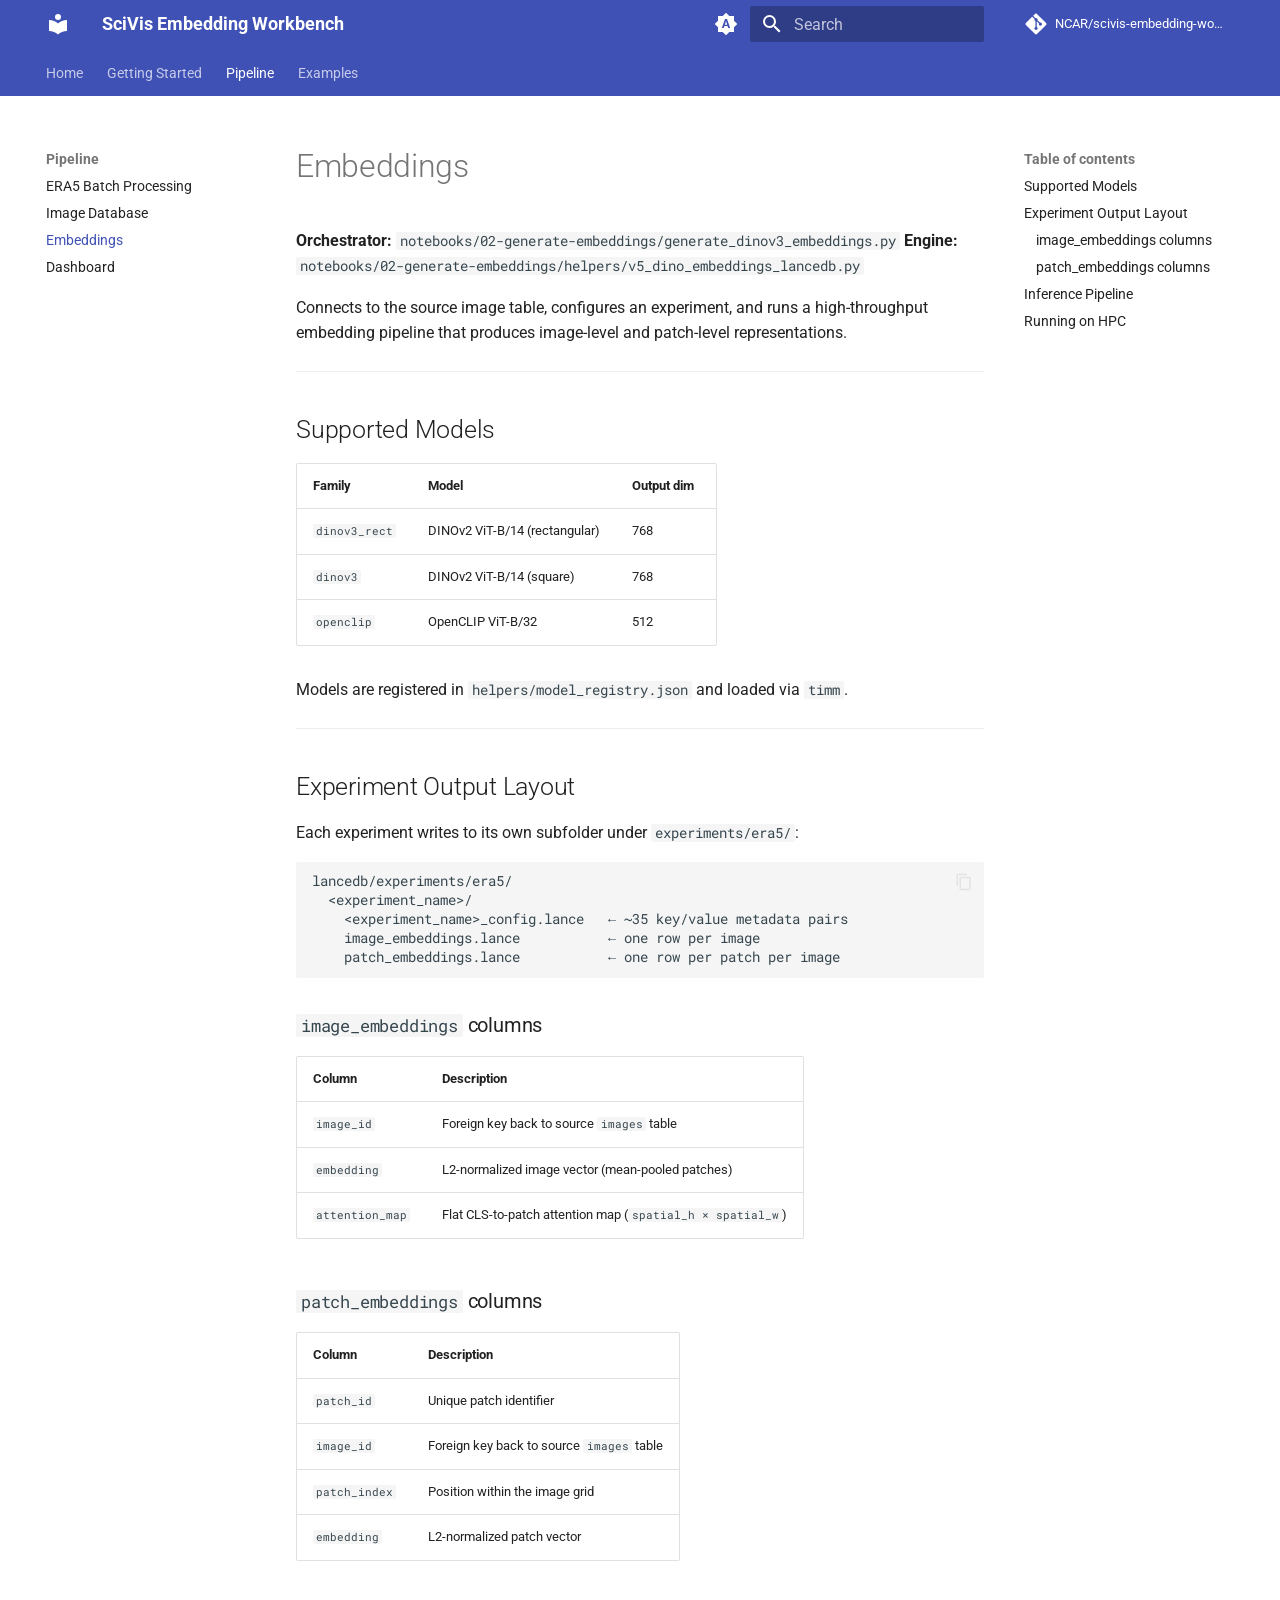
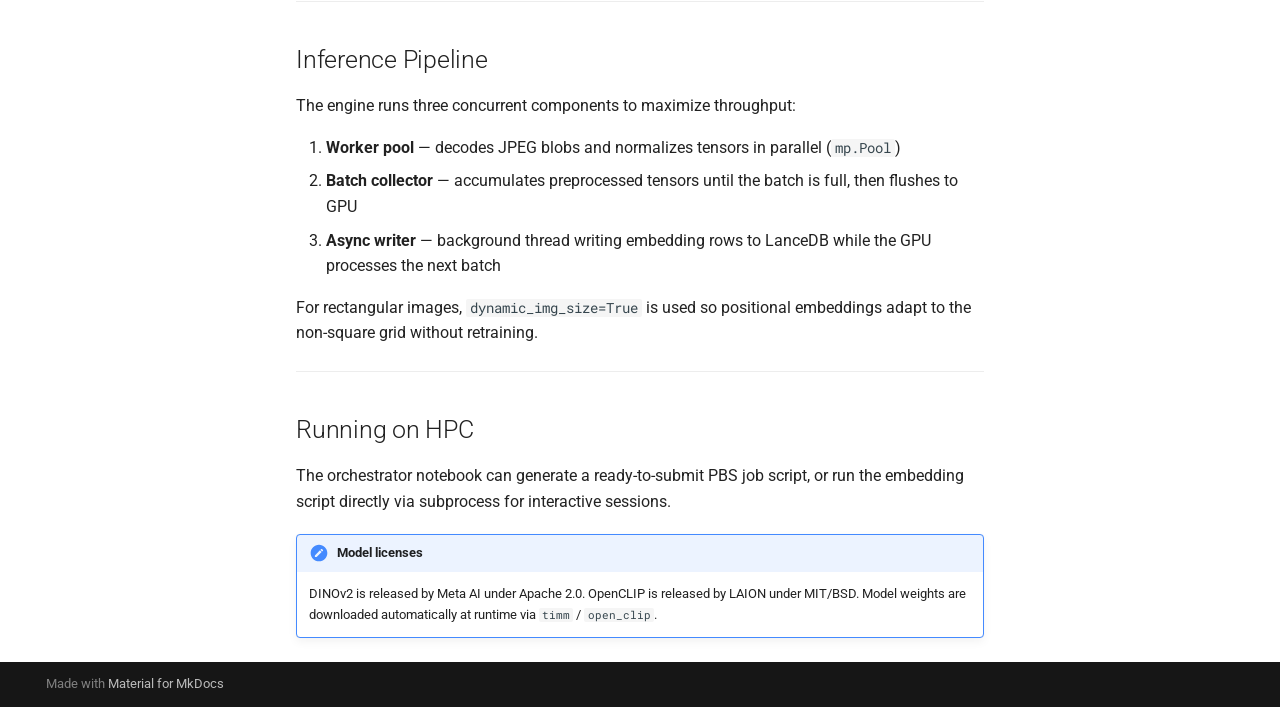
<file: pipeline/embeddings/index.html>
<!doctype html>
<html lang="en" class="no-js">
  <head>
    
      <meta charset="utf-8">
      <meta name="viewport" content="width=device-width,initial-scale=1">
      
        <meta name="description" content="A research toolkit for generating and exploring patch-level embeddings from scientific imagery.">
      
      
      
        <link rel="canonical" href="https://NCAR.github.io/scivis-embedding-workbench/pipeline/embeddings/">
      
      
        <link rel="prev" href="../prepare-data/">
      
      
        <link rel="next" href="../dashboard/">
      
      
        
      
      
      <link rel="icon" href="../../assets/images/favicon.png">
      <meta name="generator" content="mkdocs-1.6.1, mkdocs-material-9.7.7">
    
    
      
        <title>Embeddings - SciVis Embedding Workbench</title>
      
    
    
      <link rel="stylesheet" href="../../assets/stylesheets/main.ec1eaa64.min.css">
      
        
        <link rel="stylesheet" href="../../assets/stylesheets/palette.ab4e12ef.min.css">
      
      


    
    
      
    
    
      
        
        
        <link rel="preconnect" href="https://fonts.gstatic.com" crossorigin>
        <link rel="stylesheet" href="https://fonts.googleapis.com/css?family=Roboto:300,300i,400,400i,700,700i%7CRoboto+Mono:400,400i,700,700i&display=fallback">
        <style>:root{--md-text-font:"Roboto";--md-code-font:"Roboto Mono"}</style>
      
    
    
    <script>__md_scope=new URL("../..",location),__md_hash=e=>[...e].reduce(((e,_)=>(e<<5)-e+_.charCodeAt(0)),0),__md_get=(e,_=localStorage,t=__md_scope)=>JSON.parse(_.getItem(t.pathname+"."+e)),__md_set=(e,_,t=localStorage,a=__md_scope)=>{try{t.setItem(a.pathname+"."+e,JSON.stringify(_))}catch(e){}}</script>
    
      

    
    
  </head>
  
  
    
    
      
    
    
    
    
    <body dir="ltr" data-md-color-scheme="default" data-md-color-primary="indigo" data-md-color-accent="indigo">
  
    
    <input class="md-toggle" data-md-toggle="drawer" type="checkbox" id="__drawer" autocomplete="off">
    <input class="md-toggle" data-md-toggle="search" type="checkbox" id="__search" autocomplete="off">
    <label class="md-overlay" for="__drawer"></label>
    <div data-md-component="skip">
      
        
        <a href="#embeddings" class="md-skip">
          Skip to content
        </a>
      
    </div>
    <div data-md-component="announce">
      
    </div>
    
    
      

<header class="md-header" data-md-component="header">
  <nav class="md-header__inner md-grid" aria-label="Header">
    <a href="../.." title="SciVis Embedding Workbench" class="md-header__button md-logo" aria-label="SciVis Embedding Workbench" data-md-component="logo">
      
  
  <svg xmlns="http://www.w3.org/2000/svg" viewBox="0 0 24 24"><path d="M12 8a3 3 0 0 0 3-3 3 3 0 0 0-3-3 3 3 0 0 0-3 3 3 3 0 0 0 3 3m0 3.54C9.64 9.35 6.5 8 3 8v11c3.5 0 6.64 1.35 9 3.54 2.36-2.19 5.5-3.54 9-3.54V8c-3.5 0-6.64 1.35-9 3.54"/></svg>

    </a>
    <label class="md-header__button md-icon" for="__drawer">
      
      <svg xmlns="http://www.w3.org/2000/svg" viewBox="0 0 24 24"><path d="M3 6h18v2H3zm0 5h18v2H3zm0 5h18v2H3z"/></svg>
    </label>
    <div class="md-header__title" data-md-component="header-title">
      <div class="md-header__ellipsis">
        <div class="md-header__topic">
          <span class="md-ellipsis">
            SciVis Embedding Workbench
          </span>
        </div>
        <div class="md-header__topic" data-md-component="header-topic">
          <span class="md-ellipsis">
            
              Embeddings
            
          </span>
        </div>
      </div>
    </div>
    
      
        <form class="md-header__option" data-md-component="palette">
  
    
    
    
    <input class="md-option" data-md-color-media="(prefers-color-scheme)" data-md-color-scheme="default" data-md-color-primary="indigo" data-md-color-accent="indigo"  aria-label="Switch to light mode"  type="radio" name="__palette" id="__palette_0">
    
      <label class="md-header__button md-icon" title="Switch to light mode" for="__palette_1" hidden>
        <svg xmlns="http://www.w3.org/2000/svg" viewBox="0 0 24 24"><path d="m14.3 16-.7-2h-3.2l-.7 2H7.8L11 7h2l3.2 9zM20 8.69V4h-4.69L12 .69 8.69 4H4v4.69L.69 12 4 15.31V20h4.69L12 23.31 15.31 20H20v-4.69L23.31 12zm-9.15 3.96h2.3L12 9z"/></svg>
      </label>
    
  
    
    
    
    <input class="md-option" data-md-color-media="(prefers-color-scheme: light)" data-md-color-scheme="default" data-md-color-primary="indigo" data-md-color-accent="indigo"  aria-label="Switch to dark mode"  type="radio" name="__palette" id="__palette_1">
    
      <label class="md-header__button md-icon" title="Switch to dark mode" for="__palette_2" hidden>
        <svg xmlns="http://www.w3.org/2000/svg" viewBox="0 0 24 24"><path d="M12 8a4 4 0 0 0-4 4 4 4 0 0 0 4 4 4 4 0 0 0 4-4 4 4 0 0 0-4-4m0 10a6 6 0 0 1-6-6 6 6 0 0 1 6-6 6 6 0 0 1 6 6 6 6 0 0 1-6 6m8-9.31V4h-4.69L12 .69 8.69 4H4v4.69L.69 12 4 15.31V20h4.69L12 23.31 15.31 20H20v-4.69L23.31 12z"/></svg>
      </label>
    
  
    
    
    
    <input class="md-option" data-md-color-media="(prefers-color-scheme: dark)" data-md-color-scheme="slate" data-md-color-primary="indigo" data-md-color-accent="indigo"  aria-label="Switch to system preference"  type="radio" name="__palette" id="__palette_2">
    
      <label class="md-header__button md-icon" title="Switch to system preference" for="__palette_0" hidden>
        <svg xmlns="http://www.w3.org/2000/svg" viewBox="0 0 24 24"><path d="M12 18c-.89 0-1.74-.2-2.5-.55C11.56 16.5 13 14.42 13 12s-1.44-4.5-3.5-5.45C10.26 6.2 11.11 6 12 6a6 6 0 0 1 6 6 6 6 0 0 1-6 6m8-9.31V4h-4.69L12 .69 8.69 4H4v4.69L.69 12 4 15.31V20h4.69L12 23.31 15.31 20H20v-4.69L23.31 12z"/></svg>
      </label>
    
  
</form>
      
    
    
      <script>var palette=__md_get("__palette");if(palette&&palette.color){if("(prefers-color-scheme)"===palette.color.media){var media=matchMedia("(prefers-color-scheme: light)"),input=document.querySelector(media.matches?"[data-md-color-media='(prefers-color-scheme: light)']":"[data-md-color-media='(prefers-color-scheme: dark)']");palette.color.media=input.getAttribute("data-md-color-media"),palette.color.scheme=input.getAttribute("data-md-color-scheme"),palette.color.primary=input.getAttribute("data-md-color-primary"),palette.color.accent=input.getAttribute("data-md-color-accent")}for(var[key,value]of Object.entries(palette.color))document.body.setAttribute("data-md-color-"+key,value)}</script>
    
    
    
      
      
        <label class="md-header__button md-icon" for="__search">
          
          <svg xmlns="http://www.w3.org/2000/svg" viewBox="0 0 24 24"><path d="M9.5 3A6.5 6.5 0 0 1 16 9.5c0 1.61-.59 3.09-1.56 4.23l.27.27h.79l5 5-1.5 1.5-5-5v-.79l-.27-.27A6.52 6.52 0 0 1 9.5 16 6.5 6.5 0 0 1 3 9.5 6.5 6.5 0 0 1 9.5 3m0 2C7 5 5 7 5 9.5S7 14 9.5 14 14 12 14 9.5 12 5 9.5 5"/></svg>
        </label>
        <div class="md-search" data-md-component="search" role="dialog">
  <label class="md-search__overlay" for="__search"></label>
  <div class="md-search__inner" role="search">
    <form class="md-search__form" name="search">
      <input type="text" class="md-search__input" name="query" aria-label="Search" placeholder="Search" autocapitalize="off" autocorrect="off" autocomplete="off" spellcheck="false" data-md-component="search-query" required>
      <label class="md-search__icon md-icon" for="__search">
        
        <svg xmlns="http://www.w3.org/2000/svg" viewBox="0 0 24 24"><path d="M9.5 3A6.5 6.5 0 0 1 16 9.5c0 1.61-.59 3.09-1.56 4.23l.27.27h.79l5 5-1.5 1.5-5-5v-.79l-.27-.27A6.52 6.52 0 0 1 9.5 16 6.5 6.5 0 0 1 3 9.5 6.5 6.5 0 0 1 9.5 3m0 2C7 5 5 7 5 9.5S7 14 9.5 14 14 12 14 9.5 12 5 9.5 5"/></svg>
        
        <svg xmlns="http://www.w3.org/2000/svg" viewBox="0 0 24 24"><path d="M20 11v2H8l5.5 5.5-1.42 1.42L4.16 12l7.92-7.92L13.5 5.5 8 11z"/></svg>
      </label>
      <nav class="md-search__options" aria-label="Search">
        
        <button type="reset" class="md-search__icon md-icon" title="Clear" aria-label="Clear" tabindex="-1">
          
          <svg xmlns="http://www.w3.org/2000/svg" viewBox="0 0 24 24"><path d="M19 6.41 17.59 5 12 10.59 6.41 5 5 6.41 10.59 12 5 17.59 6.41 19 12 13.41 17.59 19 19 17.59 13.41 12z"/></svg>
        </button>
      </nav>
      
    </form>
    <div class="md-search__output">
      <div class="md-search__scrollwrap" tabindex="0" data-md-scrollfix>
        <div class="md-search-result" data-md-component="search-result">
          <div class="md-search-result__meta">
            Initializing search
          </div>
          <ol class="md-search-result__list" role="presentation"></ol>
        </div>
      </div>
    </div>
  </div>
</div>
      
    
    
      <div class="md-header__source">
        <a href="https://github.com/NCAR/scivis-embedding-workbench" title="Go to repository" class="md-source" data-md-component="source">
  <div class="md-source__icon md-icon">
    
    <svg xmlns="http://www.w3.org/2000/svg" viewBox="0 0 448 512"><!--! Font Awesome Free 7.1.0 by @fontawesome - https://fontawesome.com License - https://fontawesome.com/license/free (Icons: CC BY 4.0, Fonts: SIL OFL 1.1, Code: MIT License) Copyright 2025 Fonticons, Inc.--><path d="M439.6 236.1 244 40.5c-5.4-5.5-12.8-8.5-20.4-8.5s-15 3-20.4 8.4L162.5 81l51.5 51.5c27.1-9.1 52.7 16.8 43.4 43.7l49.7 49.7c34.2-11.8 61.2 31 35.5 56.7-26.5 26.5-70.2-2.9-56-37.3L240.3 199v121.9c25.3 12.5 22.3 41.8 9.1 55-6.4 6.4-15.2 10.1-24.3 10.1s-17.8-3.6-24.3-10.1c-17.6-17.6-11.1-46.9 11.2-56v-123c-20.8-8.5-24.6-30.7-18.6-45L142.6 101 8.5 235.1C3 240.6 0 247.9 0 255.5s3 15 8.5 20.4l195.6 195.7c5.4 5.4 12.7 8.4 20.4 8.4s15-3 20.4-8.4l194.7-194.7c5.4-5.4 8.4-12.8 8.4-20.4s-3-15-8.4-20.4"/></svg>
  </div>
  <div class="md-source__repository">
    NCAR/scivis-embedding-workbench
  </div>
</a>
      </div>
    
  </nav>
  
</header>
    
    <div class="md-container" data-md-component="container">
      
      
        
          
            
<nav class="md-tabs" aria-label="Tabs" data-md-component="tabs">
  <div class="md-grid">
    <ul class="md-tabs__list">
      
        
  
  
  
  
    <li class="md-tabs__item">
      <a href="../.." class="md-tabs__link">
        
  
  
    
  
  Home

      </a>
    </li>
  

      
        
  
  
  
  
    <li class="md-tabs__item">
      <a href="../../getting-started/" class="md-tabs__link">
        
  
  
    
  
  Getting Started

      </a>
    </li>
  

      
        
  
  
  
    
  
  
    
    
      <li class="md-tabs__item md-tabs__item--active">
        <a href="../data-processing/" class="md-tabs__link">
          
  
  
  Pipeline

        </a>
      </li>
    
  

      
        
  
  
  
  
    <li class="md-tabs__item">
      <a href="../../examples/" class="md-tabs__link">
        
  
  
    
  
  Examples

      </a>
    </li>
  

      
    </ul>
  </div>
</nav>
          
        
      
      <main class="md-main" data-md-component="main">
        <div class="md-main__inner md-grid">
          
            
              
              <div class="md-sidebar md-sidebar--primary" data-md-component="sidebar" data-md-type="navigation" >
                <div class="md-sidebar__scrollwrap">
                  <div class="md-sidebar__inner">
                    


  


<nav class="md-nav md-nav--primary md-nav--lifted" aria-label="Navigation" data-md-level="0">
  <label class="md-nav__title" for="__drawer">
    <a href="../.." title="SciVis Embedding Workbench" class="md-nav__button md-logo" aria-label="SciVis Embedding Workbench" data-md-component="logo">
      
  
  <svg xmlns="http://www.w3.org/2000/svg" viewBox="0 0 24 24"><path d="M12 8a3 3 0 0 0 3-3 3 3 0 0 0-3-3 3 3 0 0 0-3 3 3 3 0 0 0 3 3m0 3.54C9.64 9.35 6.5 8 3 8v11c3.5 0 6.64 1.35 9 3.54 2.36-2.19 5.5-3.54 9-3.54V8c-3.5 0-6.64 1.35-9 3.54"/></svg>

    </a>
    SciVis Embedding Workbench
  </label>
  
    <div class="md-nav__source">
      <a href="https://github.com/NCAR/scivis-embedding-workbench" title="Go to repository" class="md-source" data-md-component="source">
  <div class="md-source__icon md-icon">
    
    <svg xmlns="http://www.w3.org/2000/svg" viewBox="0 0 448 512"><!--! Font Awesome Free 7.1.0 by @fontawesome - https://fontawesome.com License - https://fontawesome.com/license/free (Icons: CC BY 4.0, Fonts: SIL OFL 1.1, Code: MIT License) Copyright 2025 Fonticons, Inc.--><path d="M439.6 236.1 244 40.5c-5.4-5.5-12.8-8.5-20.4-8.5s-15 3-20.4 8.4L162.5 81l51.5 51.5c27.1-9.1 52.7 16.8 43.4 43.7l49.7 49.7c34.2-11.8 61.2 31 35.5 56.7-26.5 26.5-70.2-2.9-56-37.3L240.3 199v121.9c25.3 12.5 22.3 41.8 9.1 55-6.4 6.4-15.2 10.1-24.3 10.1s-17.8-3.6-24.3-10.1c-17.6-17.6-11.1-46.9 11.2-56v-123c-20.8-8.5-24.6-30.7-18.6-45L142.6 101 8.5 235.1C3 240.6 0 247.9 0 255.5s3 15 8.5 20.4l195.6 195.7c5.4 5.4 12.7 8.4 20.4 8.4s15-3 20.4-8.4l194.7-194.7c5.4-5.4 8.4-12.8 8.4-20.4s-3-15-8.4-20.4"/></svg>
  </div>
  <div class="md-source__repository">
    NCAR/scivis-embedding-workbench
  </div>
</a>
    </div>
  
  <ul class="md-nav__list" data-md-scrollfix>
    
      
      
  
  
  
  
    <li class="md-nav__item">
      <a href="../.." class="md-nav__link">
        
  
  
  <span class="md-ellipsis">
    
  
    Home
  

    
  </span>
  
  

      </a>
    </li>
  

    
      
      
  
  
  
  
    <li class="md-nav__item">
      <a href="../../getting-started/" class="md-nav__link">
        
  
  
  <span class="md-ellipsis">
    
  
    Getting Started
  

    
  </span>
  
  

      </a>
    </li>
  

    
      
      
  
  
    
  
  
  
    
    
    
    
      
        
        
      
      
        
      
    
    
    <li class="md-nav__item md-nav__item--active md-nav__item--section md-nav__item--nested">
      
        
        
        <input class="md-nav__toggle md-toggle " type="checkbox" id="__nav_3" checked>
        
          
          <label class="md-nav__link" for="__nav_3" id="__nav_3_label" tabindex="">
            
  
  
  <span class="md-ellipsis">
    
  
    Pipeline
  

    
  </span>
  
  

            <span class="md-nav__icon md-icon"></span>
          </label>
        
        <nav class="md-nav" data-md-level="1" aria-labelledby="__nav_3_label" aria-expanded="true">
          <label class="md-nav__title" for="__nav_3">
            <span class="md-nav__icon md-icon"></span>
            
  
    Pipeline
  

          </label>
          <ul class="md-nav__list" data-md-scrollfix>
            
              
                
  
  
  
  
    <li class="md-nav__item">
      <a href="../data-processing/" class="md-nav__link">
        
  
  
  <span class="md-ellipsis">
    
  
    ERA5 Batch Processing
  

    
  </span>
  
  

      </a>
    </li>
  

              
            
              
                
  
  
  
  
    <li class="md-nav__item">
      <a href="../prepare-data/" class="md-nav__link">
        
  
  
  <span class="md-ellipsis">
    
  
    Image Database
  

    
  </span>
  
  

      </a>
    </li>
  

              
            
              
                
  
  
    
  
  
  
    <li class="md-nav__item md-nav__item--active">
      
      <input class="md-nav__toggle md-toggle" type="checkbox" id="__toc">
      
      
        
      
      
        <label class="md-nav__link md-nav__link--active" for="__toc">
          
  
  
  <span class="md-ellipsis">
    
  
    Embeddings
  

    
  </span>
  
  

          <span class="md-nav__icon md-icon"></span>
        </label>
      
      <a href="./" class="md-nav__link md-nav__link--active">
        
  
  
  <span class="md-ellipsis">
    
  
    Embeddings
  

    
  </span>
  
  

      </a>
      
        

<nav class="md-nav md-nav--secondary" aria-label="Table of contents">
  
  
  
    
  
  
    <label class="md-nav__title" for="__toc">
      <span class="md-nav__icon md-icon"></span>
      Table of contents
    </label>
    <ul class="md-nav__list" data-md-component="toc" data-md-scrollfix>
      
        <li class="md-nav__item">
  <a href="#supported-models" class="md-nav__link">
    <span class="md-ellipsis">
      
        Supported Models
      
    </span>
  </a>
  
</li>
      
        <li class="md-nav__item">
  <a href="#experiment-output-layout" class="md-nav__link">
    <span class="md-ellipsis">
      
        Experiment Output Layout
      
    </span>
  </a>
  
    <nav class="md-nav" aria-label="Experiment Output Layout">
      <ul class="md-nav__list">
        
          <li class="md-nav__item">
  <a href="#image_embeddings-columns" class="md-nav__link">
    <span class="md-ellipsis">
      
        image_embeddings columns
      
    </span>
  </a>
  
</li>
        
          <li class="md-nav__item">
  <a href="#patch_embeddings-columns" class="md-nav__link">
    <span class="md-ellipsis">
      
        patch_embeddings columns
      
    </span>
  </a>
  
</li>
        
      </ul>
    </nav>
  
</li>
      
        <li class="md-nav__item">
  <a href="#inference-pipeline" class="md-nav__link">
    <span class="md-ellipsis">
      
        Inference Pipeline
      
    </span>
  </a>
  
</li>
      
        <li class="md-nav__item">
  <a href="#running-on-hpc" class="md-nav__link">
    <span class="md-ellipsis">
      
        Running on HPC
      
    </span>
  </a>
  
</li>
      
    </ul>
  
</nav>
      
    </li>
  

              
            
              
                
  
  
  
  
    <li class="md-nav__item">
      <a href="../dashboard/" class="md-nav__link">
        
  
  
  <span class="md-ellipsis">
    
  
    Dashboard
  

    
  </span>
  
  

      </a>
    </li>
  

              
            
          </ul>
        </nav>
      
    </li>
  

    
      
      
  
  
  
  
    <li class="md-nav__item">
      <a href="../../examples/" class="md-nav__link">
        
  
  
  <span class="md-ellipsis">
    
  
    Examples
  

    
  </span>
  
  

      </a>
    </li>
  

    
  </ul>
</nav>
                  </div>
                </div>
              </div>
            
            
              
              <div class="md-sidebar md-sidebar--secondary" data-md-component="sidebar" data-md-type="toc" >
                <div class="md-sidebar__scrollwrap">
                  <div class="md-sidebar__inner">
                    

<nav class="md-nav md-nav--secondary" aria-label="Table of contents">
  
  
  
    
  
  
    <label class="md-nav__title" for="__toc">
      <span class="md-nav__icon md-icon"></span>
      Table of contents
    </label>
    <ul class="md-nav__list" data-md-component="toc" data-md-scrollfix>
      
        <li class="md-nav__item">
  <a href="#supported-models" class="md-nav__link">
    <span class="md-ellipsis">
      
        Supported Models
      
    </span>
  </a>
  
</li>
      
        <li class="md-nav__item">
  <a href="#experiment-output-layout" class="md-nav__link">
    <span class="md-ellipsis">
      
        Experiment Output Layout
      
    </span>
  </a>
  
    <nav class="md-nav" aria-label="Experiment Output Layout">
      <ul class="md-nav__list">
        
          <li class="md-nav__item">
  <a href="#image_embeddings-columns" class="md-nav__link">
    <span class="md-ellipsis">
      
        image_embeddings columns
      
    </span>
  </a>
  
</li>
        
          <li class="md-nav__item">
  <a href="#patch_embeddings-columns" class="md-nav__link">
    <span class="md-ellipsis">
      
        patch_embeddings columns
      
    </span>
  </a>
  
</li>
        
      </ul>
    </nav>
  
</li>
      
        <li class="md-nav__item">
  <a href="#inference-pipeline" class="md-nav__link">
    <span class="md-ellipsis">
      
        Inference Pipeline
      
    </span>
  </a>
  
</li>
      
        <li class="md-nav__item">
  <a href="#running-on-hpc" class="md-nav__link">
    <span class="md-ellipsis">
      
        Running on HPC
      
    </span>
  </a>
  
</li>
      
    </ul>
  
</nav>
                  </div>
                </div>
              </div>
            
          
          
            <div class="md-content" data-md-component="content">
              
              <article class="md-content__inner md-typeset">
                
                  


  
  


<h1 id="embeddings">Embeddings</h1>
<p><strong>Orchestrator:</strong> <code>notebooks/02-generate-embeddings/generate_dinov3_embeddings.py</code>
<strong>Engine:</strong> <code>notebooks/02-generate-embeddings/helpers/v5_dino_embeddings_lancedb.py</code></p>
<p>Connects to the source image table, configures an experiment, and runs a high-throughput embedding pipeline that produces image-level and patch-level representations.</p>
<hr />
<h2 id="supported-models">Supported Models</h2>
<table>
<thead>
<tr>
<th>Family</th>
<th>Model</th>
<th>Output dim</th>
</tr>
</thead>
<tbody>
<tr>
<td><code>dinov3_rect</code></td>
<td>DINOv2 ViT-B/14 (rectangular)</td>
<td>768</td>
</tr>
<tr>
<td><code>dinov3</code></td>
<td>DINOv2 ViT-B/14 (square)</td>
<td>768</td>
</tr>
<tr>
<td><code>openclip</code></td>
<td>OpenCLIP ViT-B/32</td>
<td>512</td>
</tr>
</tbody>
</table>
<p>Models are registered in <code>helpers/model_registry.json</code> and loaded via <code>timm</code>.</p>
<hr />
<h2 id="experiment-output-layout">Experiment Output Layout</h2>
<p>Each experiment writes to its own subfolder under <code>experiments/era5/</code>:</p>
<div class="highlight"><pre><span></span><code><a id="__codelineno-0-1" name="__codelineno-0-1" href="#__codelineno-0-1"></a>lancedb/experiments/era5/
<a id="__codelineno-0-2" name="__codelineno-0-2" href="#__codelineno-0-2"></a>  &lt;experiment_name&gt;/
<a id="__codelineno-0-3" name="__codelineno-0-3" href="#__codelineno-0-3"></a>    &lt;experiment_name&gt;_config.lance   ← ~35 key/value metadata pairs
<a id="__codelineno-0-4" name="__codelineno-0-4" href="#__codelineno-0-4"></a>    image_embeddings.lance           ← one row per image
<a id="__codelineno-0-5" name="__codelineno-0-5" href="#__codelineno-0-5"></a>    patch_embeddings.lance           ← one row per patch per image
</code></pre></div>
<h3 id="image_embeddings-columns"><code>image_embeddings</code> columns</h3>
<table>
<thead>
<tr>
<th>Column</th>
<th>Description</th>
</tr>
</thead>
<tbody>
<tr>
<td><code>image_id</code></td>
<td>Foreign key back to source <code>images</code> table</td>
</tr>
<tr>
<td><code>embedding</code></td>
<td>L2-normalized image vector (mean-pooled patches)</td>
</tr>
<tr>
<td><code>attention_map</code></td>
<td>Flat CLS-to-patch attention map (<code>spatial_h × spatial_w</code>)</td>
</tr>
</tbody>
</table>
<h3 id="patch_embeddings-columns"><code>patch_embeddings</code> columns</h3>
<table>
<thead>
<tr>
<th>Column</th>
<th>Description</th>
</tr>
</thead>
<tbody>
<tr>
<td><code>patch_id</code></td>
<td>Unique patch identifier</td>
</tr>
<tr>
<td><code>image_id</code></td>
<td>Foreign key back to source <code>images</code> table</td>
</tr>
<tr>
<td><code>patch_index</code></td>
<td>Position within the image grid</td>
</tr>
<tr>
<td><code>embedding</code></td>
<td>L2-normalized patch vector</td>
</tr>
</tbody>
</table>
<hr />
<h2 id="inference-pipeline">Inference Pipeline</h2>
<p>The engine runs three concurrent components to maximize throughput:</p>
<ol>
<li><strong>Worker pool</strong> — decodes JPEG blobs and normalizes tensors in parallel (<code>mp.Pool</code>)</li>
<li><strong>Batch collector</strong> — accumulates preprocessed tensors until the batch is full, then flushes to GPU</li>
<li><strong>Async writer</strong> — background thread writing embedding rows to LanceDB while the GPU processes the next batch</li>
</ol>
<p>For rectangular images, <code>dynamic_img_size=True</code> is used so positional embeddings adapt to the non-square grid without retraining.</p>
<hr />
<h2 id="running-on-hpc">Running on HPC</h2>
<p>The orchestrator notebook can generate a ready-to-submit PBS job script, or run the embedding script directly via subprocess for interactive sessions.</p>
<div class="admonition note">
<p class="admonition-title">Model licenses</p>
<p>DINOv2 is released by Meta AI under Apache 2.0. OpenCLIP is released by LAION under MIT/BSD. Model weights are downloaded automatically at runtime via <code>timm</code> / <code>open_clip</code>.</p>
</div>












                
              </article>
            </div>
          
          
<script>var target=document.getElementById(location.hash.slice(1));target&&target.name&&(target.checked=target.name.startsWith("__tabbed_"))</script>
        </div>
        
          <button type="button" class="md-top md-icon" data-md-component="top" hidden>
  
  <svg xmlns="http://www.w3.org/2000/svg" viewBox="0 0 24 24"><path d="M13 20h-2V8l-5.5 5.5-1.42-1.42L12 4.16l7.92 7.92-1.42 1.42L13 8z"/></svg>
  Back to top
</button>
        
      </main>
      
        <footer class="md-footer">
  
  <div class="md-footer-meta md-typeset">
    <div class="md-footer-meta__inner md-grid">
      <div class="md-copyright">
  
  
    Made with
    <a href="https://squidfunk.github.io/mkdocs-material/" target="_blank" rel="noopener">
      Material for MkDocs
    </a>
  
</div>
      
    </div>
  </div>
</footer>
      
    </div>
    <div class="md-dialog" data-md-component="dialog">
      <div class="md-dialog__inner md-typeset"></div>
    </div>
    
    
    
      
      
      <script id="__config" type="application/json">{"annotate": null, "base": "../..", "features": ["navigation.tabs", "navigation.sections", "navigation.top", "content.code.copy", "content.code.annotate"], "search": "../../assets/javascripts/workers/search.2c215733.min.js", "tags": null, "translations": {"clipboard.copied": "Copied to clipboard", "clipboard.copy": "Copy to clipboard", "search.result.more.one": "1 more on this page", "search.result.more.other": "# more on this page", "search.result.none": "No matching documents", "search.result.one": "1 matching document", "search.result.other": "# matching documents", "search.result.placeholder": "Type to start searching", "search.result.term.missing": "Missing", "select.version": "Select version"}, "version": null}</script>
    
    
      <script src="../../assets/javascripts/bundle.d7400e89.min.js"></script>
      
    
  </body>
</html>
</file>
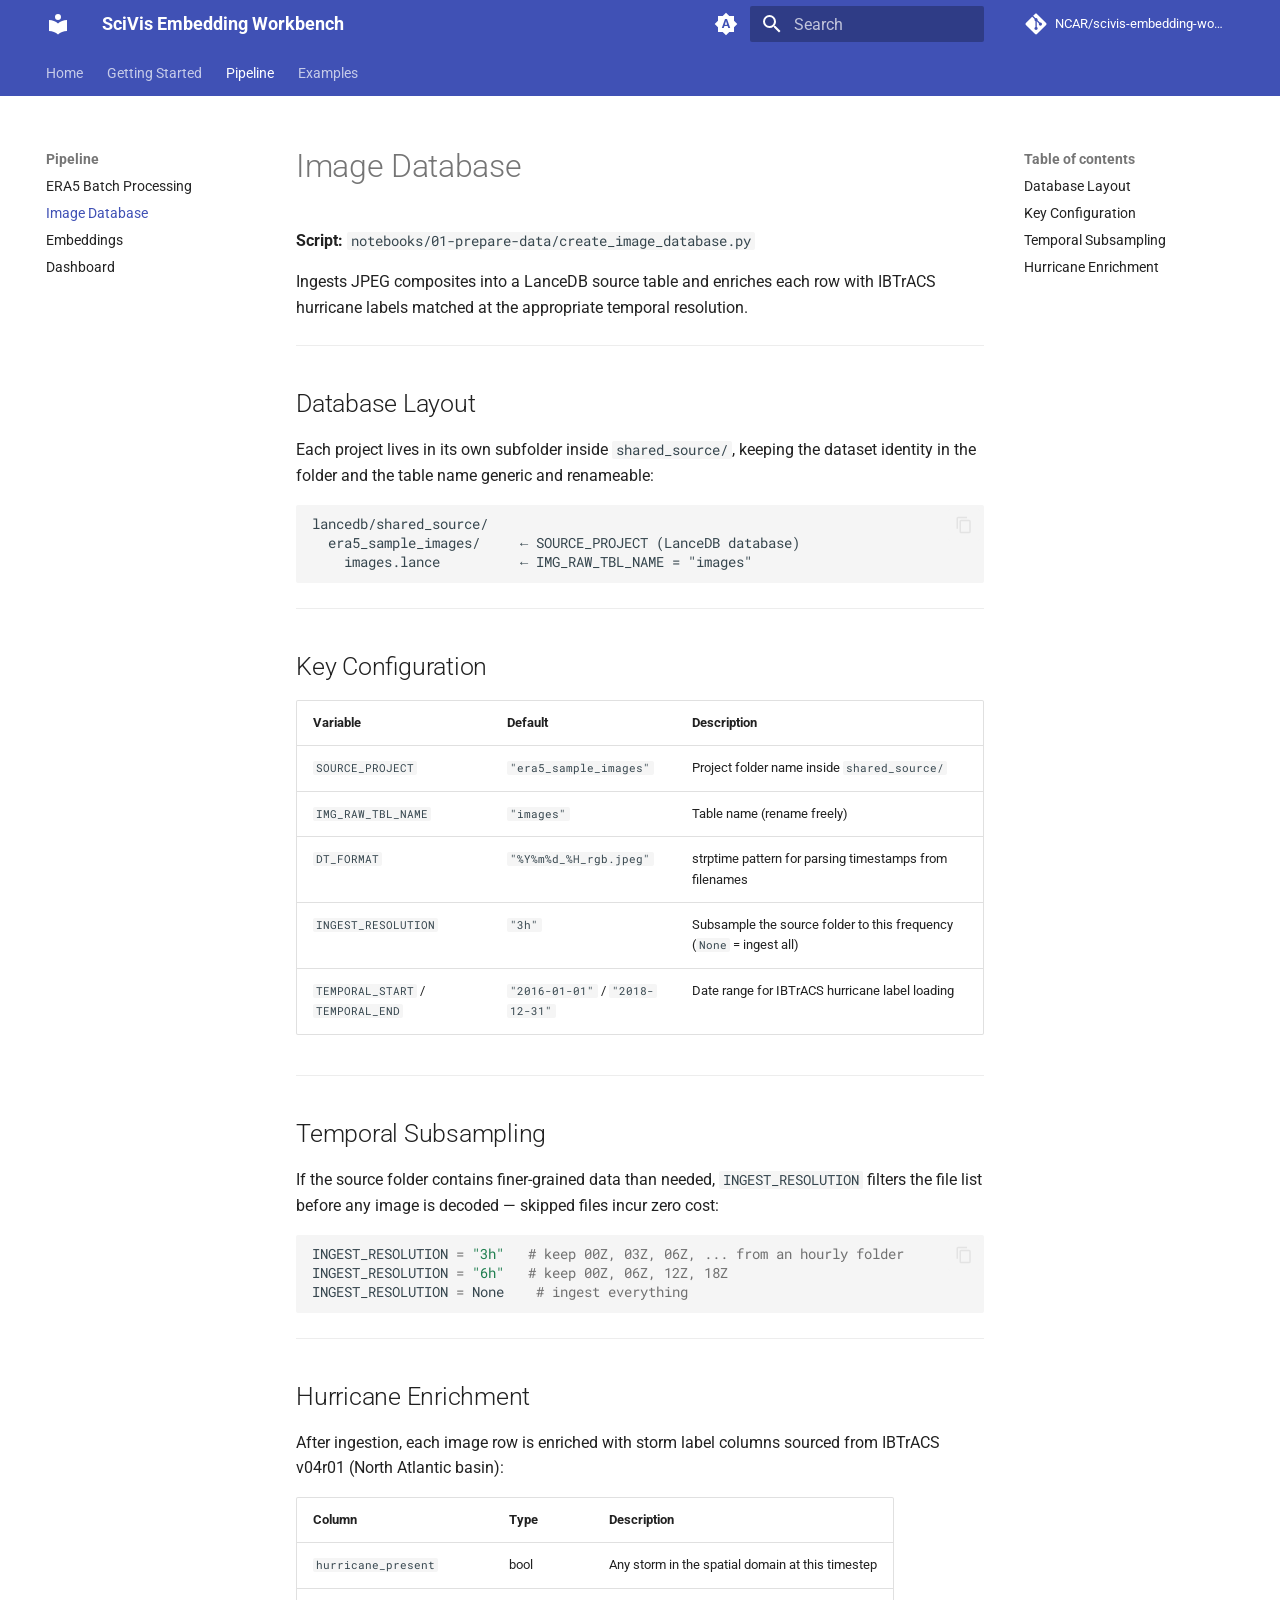
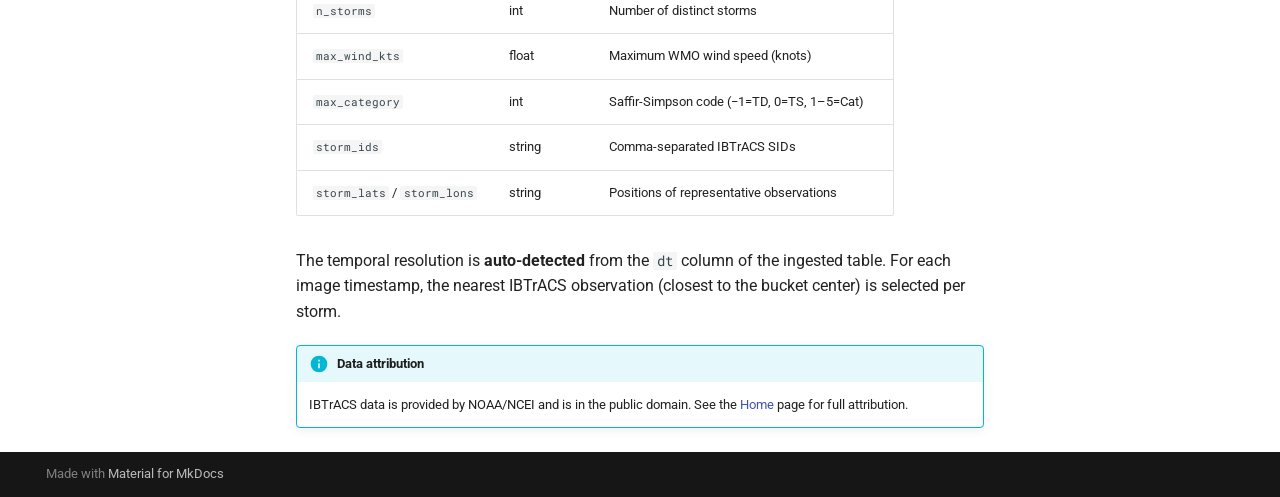
<file: pipeline/prepare-data/index.html>
<!doctype html>
<html lang="en" class="no-js">
  <head>
    
      <meta charset="utf-8">
      <meta name="viewport" content="width=device-width,initial-scale=1">
      
        <meta name="description" content="A research toolkit for generating and exploring patch-level embeddings from scientific imagery.">
      
      
      
        <link rel="canonical" href="https://NCAR.github.io/scivis-embedding-workbench/pipeline/prepare-data/">
      
      
        <link rel="prev" href="../data-processing/">
      
      
        <link rel="next" href="../embeddings/">
      
      
        
      
      
      <link rel="icon" href="../../assets/images/favicon.png">
      <meta name="generator" content="mkdocs-1.6.1, mkdocs-material-9.7.7">
    
    
      
        <title>Image Database - SciVis Embedding Workbench</title>
      
    
    
      <link rel="stylesheet" href="../../assets/stylesheets/main.ec1eaa64.min.css">
      
        
        <link rel="stylesheet" href="../../assets/stylesheets/palette.ab4e12ef.min.css">
      
      


    
    
      
    
    
      
        
        
        <link rel="preconnect" href="https://fonts.gstatic.com" crossorigin>
        <link rel="stylesheet" href="https://fonts.googleapis.com/css?family=Roboto:300,300i,400,400i,700,700i%7CRoboto+Mono:400,400i,700,700i&display=fallback">
        <style>:root{--md-text-font:"Roboto";--md-code-font:"Roboto Mono"}</style>
      
    
    
    <script>__md_scope=new URL("../..",location),__md_hash=e=>[...e].reduce(((e,_)=>(e<<5)-e+_.charCodeAt(0)),0),__md_get=(e,_=localStorage,t=__md_scope)=>JSON.parse(_.getItem(t.pathname+"."+e)),__md_set=(e,_,t=localStorage,a=__md_scope)=>{try{t.setItem(a.pathname+"."+e,JSON.stringify(_))}catch(e){}}</script>
    
      

    
    
  </head>
  
  
    
    
      
    
    
    
    
    <body dir="ltr" data-md-color-scheme="default" data-md-color-primary="indigo" data-md-color-accent="indigo">
  
    
    <input class="md-toggle" data-md-toggle="drawer" type="checkbox" id="__drawer" autocomplete="off">
    <input class="md-toggle" data-md-toggle="search" type="checkbox" id="__search" autocomplete="off">
    <label class="md-overlay" for="__drawer"></label>
    <div data-md-component="skip">
      
        
        <a href="#image-database" class="md-skip">
          Skip to content
        </a>
      
    </div>
    <div data-md-component="announce">
      
    </div>
    
    
      

<header class="md-header" data-md-component="header">
  <nav class="md-header__inner md-grid" aria-label="Header">
    <a href="../.." title="SciVis Embedding Workbench" class="md-header__button md-logo" aria-label="SciVis Embedding Workbench" data-md-component="logo">
      
  
  <svg xmlns="http://www.w3.org/2000/svg" viewBox="0 0 24 24"><path d="M12 8a3 3 0 0 0 3-3 3 3 0 0 0-3-3 3 3 0 0 0-3 3 3 3 0 0 0 3 3m0 3.54C9.64 9.35 6.5 8 3 8v11c3.5 0 6.64 1.35 9 3.54 2.36-2.19 5.5-3.54 9-3.54V8c-3.5 0-6.64 1.35-9 3.54"/></svg>

    </a>
    <label class="md-header__button md-icon" for="__drawer">
      
      <svg xmlns="http://www.w3.org/2000/svg" viewBox="0 0 24 24"><path d="M3 6h18v2H3zm0 5h18v2H3zm0 5h18v2H3z"/></svg>
    </label>
    <div class="md-header__title" data-md-component="header-title">
      <div class="md-header__ellipsis">
        <div class="md-header__topic">
          <span class="md-ellipsis">
            SciVis Embedding Workbench
          </span>
        </div>
        <div class="md-header__topic" data-md-component="header-topic">
          <span class="md-ellipsis">
            
              Image Database
            
          </span>
        </div>
      </div>
    </div>
    
      
        <form class="md-header__option" data-md-component="palette">
  
    
    
    
    <input class="md-option" data-md-color-media="(prefers-color-scheme)" data-md-color-scheme="default" data-md-color-primary="indigo" data-md-color-accent="indigo"  aria-label="Switch to light mode"  type="radio" name="__palette" id="__palette_0">
    
      <label class="md-header__button md-icon" title="Switch to light mode" for="__palette_1" hidden>
        <svg xmlns="http://www.w3.org/2000/svg" viewBox="0 0 24 24"><path d="m14.3 16-.7-2h-3.2l-.7 2H7.8L11 7h2l3.2 9zM20 8.69V4h-4.69L12 .69 8.69 4H4v4.69L.69 12 4 15.31V20h4.69L12 23.31 15.31 20H20v-4.69L23.31 12zm-9.15 3.96h2.3L12 9z"/></svg>
      </label>
    
  
    
    
    
    <input class="md-option" data-md-color-media="(prefers-color-scheme: light)" data-md-color-scheme="default" data-md-color-primary="indigo" data-md-color-accent="indigo"  aria-label="Switch to dark mode"  type="radio" name="__palette" id="__palette_1">
    
      <label class="md-header__button md-icon" title="Switch to dark mode" for="__palette_2" hidden>
        <svg xmlns="http://www.w3.org/2000/svg" viewBox="0 0 24 24"><path d="M12 8a4 4 0 0 0-4 4 4 4 0 0 0 4 4 4 4 0 0 0 4-4 4 4 0 0 0-4-4m0 10a6 6 0 0 1-6-6 6 6 0 0 1 6-6 6 6 0 0 1 6 6 6 6 0 0 1-6 6m8-9.31V4h-4.69L12 .69 8.69 4H4v4.69L.69 12 4 15.31V20h4.69L12 23.31 15.31 20H20v-4.69L23.31 12z"/></svg>
      </label>
    
  
    
    
    
    <input class="md-option" data-md-color-media="(prefers-color-scheme: dark)" data-md-color-scheme="slate" data-md-color-primary="indigo" data-md-color-accent="indigo"  aria-label="Switch to system preference"  type="radio" name="__palette" id="__palette_2">
    
      <label class="md-header__button md-icon" title="Switch to system preference" for="__palette_0" hidden>
        <svg xmlns="http://www.w3.org/2000/svg" viewBox="0 0 24 24"><path d="M12 18c-.89 0-1.74-.2-2.5-.55C11.56 16.5 13 14.42 13 12s-1.44-4.5-3.5-5.45C10.26 6.2 11.11 6 12 6a6 6 0 0 1 6 6 6 6 0 0 1-6 6m8-9.31V4h-4.69L12 .69 8.69 4H4v4.69L.69 12 4 15.31V20h4.69L12 23.31 15.31 20H20v-4.69L23.31 12z"/></svg>
      </label>
    
  
</form>
      
    
    
      <script>var palette=__md_get("__palette");if(palette&&palette.color){if("(prefers-color-scheme)"===palette.color.media){var media=matchMedia("(prefers-color-scheme: light)"),input=document.querySelector(media.matches?"[data-md-color-media='(prefers-color-scheme: light)']":"[data-md-color-media='(prefers-color-scheme: dark)']");palette.color.media=input.getAttribute("data-md-color-media"),palette.color.scheme=input.getAttribute("data-md-color-scheme"),palette.color.primary=input.getAttribute("data-md-color-primary"),palette.color.accent=input.getAttribute("data-md-color-accent")}for(var[key,value]of Object.entries(palette.color))document.body.setAttribute("data-md-color-"+key,value)}</script>
    
    
    
      
      
        <label class="md-header__button md-icon" for="__search">
          
          <svg xmlns="http://www.w3.org/2000/svg" viewBox="0 0 24 24"><path d="M9.5 3A6.5 6.5 0 0 1 16 9.5c0 1.61-.59 3.09-1.56 4.23l.27.27h.79l5 5-1.5 1.5-5-5v-.79l-.27-.27A6.52 6.52 0 0 1 9.5 16 6.5 6.5 0 0 1 3 9.5 6.5 6.5 0 0 1 9.5 3m0 2C7 5 5 7 5 9.5S7 14 9.5 14 14 12 14 9.5 12 5 9.5 5"/></svg>
        </label>
        <div class="md-search" data-md-component="search" role="dialog">
  <label class="md-search__overlay" for="__search"></label>
  <div class="md-search__inner" role="search">
    <form class="md-search__form" name="search">
      <input type="text" class="md-search__input" name="query" aria-label="Search" placeholder="Search" autocapitalize="off" autocorrect="off" autocomplete="off" spellcheck="false" data-md-component="search-query" required>
      <label class="md-search__icon md-icon" for="__search">
        
        <svg xmlns="http://www.w3.org/2000/svg" viewBox="0 0 24 24"><path d="M9.5 3A6.5 6.5 0 0 1 16 9.5c0 1.61-.59 3.09-1.56 4.23l.27.27h.79l5 5-1.5 1.5-5-5v-.79l-.27-.27A6.52 6.52 0 0 1 9.5 16 6.5 6.5 0 0 1 3 9.5 6.5 6.5 0 0 1 9.5 3m0 2C7 5 5 7 5 9.5S7 14 9.5 14 14 12 14 9.5 12 5 9.5 5"/></svg>
        
        <svg xmlns="http://www.w3.org/2000/svg" viewBox="0 0 24 24"><path d="M20 11v2H8l5.5 5.5-1.42 1.42L4.16 12l7.92-7.92L13.5 5.5 8 11z"/></svg>
      </label>
      <nav class="md-search__options" aria-label="Search">
        
        <button type="reset" class="md-search__icon md-icon" title="Clear" aria-label="Clear" tabindex="-1">
          
          <svg xmlns="http://www.w3.org/2000/svg" viewBox="0 0 24 24"><path d="M19 6.41 17.59 5 12 10.59 6.41 5 5 6.41 10.59 12 5 17.59 6.41 19 12 13.41 17.59 19 19 17.59 13.41 12z"/></svg>
        </button>
      </nav>
      
    </form>
    <div class="md-search__output">
      <div class="md-search__scrollwrap" tabindex="0" data-md-scrollfix>
        <div class="md-search-result" data-md-component="search-result">
          <div class="md-search-result__meta">
            Initializing search
          </div>
          <ol class="md-search-result__list" role="presentation"></ol>
        </div>
      </div>
    </div>
  </div>
</div>
      
    
    
      <div class="md-header__source">
        <a href="https://github.com/NCAR/scivis-embedding-workbench" title="Go to repository" class="md-source" data-md-component="source">
  <div class="md-source__icon md-icon">
    
    <svg xmlns="http://www.w3.org/2000/svg" viewBox="0 0 448 512"><!--! Font Awesome Free 7.1.0 by @fontawesome - https://fontawesome.com License - https://fontawesome.com/license/free (Icons: CC BY 4.0, Fonts: SIL OFL 1.1, Code: MIT License) Copyright 2025 Fonticons, Inc.--><path d="M439.6 236.1 244 40.5c-5.4-5.5-12.8-8.5-20.4-8.5s-15 3-20.4 8.4L162.5 81l51.5 51.5c27.1-9.1 52.7 16.8 43.4 43.7l49.7 49.7c34.2-11.8 61.2 31 35.5 56.7-26.5 26.5-70.2-2.9-56-37.3L240.3 199v121.9c25.3 12.5 22.3 41.8 9.1 55-6.4 6.4-15.2 10.1-24.3 10.1s-17.8-3.6-24.3-10.1c-17.6-17.6-11.1-46.9 11.2-56v-123c-20.8-8.5-24.6-30.7-18.6-45L142.6 101 8.5 235.1C3 240.6 0 247.9 0 255.5s3 15 8.5 20.4l195.6 195.7c5.4 5.4 12.7 8.4 20.4 8.4s15-3 20.4-8.4l194.7-194.7c5.4-5.4 8.4-12.8 8.4-20.4s-3-15-8.4-20.4"/></svg>
  </div>
  <div class="md-source__repository">
    NCAR/scivis-embedding-workbench
  </div>
</a>
      </div>
    
  </nav>
  
</header>
    
    <div class="md-container" data-md-component="container">
      
      
        
          
            
<nav class="md-tabs" aria-label="Tabs" data-md-component="tabs">
  <div class="md-grid">
    <ul class="md-tabs__list">
      
        
  
  
  
  
    <li class="md-tabs__item">
      <a href="../.." class="md-tabs__link">
        
  
  
    
  
  Home

      </a>
    </li>
  

      
        
  
  
  
  
    <li class="md-tabs__item">
      <a href="../../getting-started/" class="md-tabs__link">
        
  
  
    
  
  Getting Started

      </a>
    </li>
  

      
        
  
  
  
    
  
  
    
    
      <li class="md-tabs__item md-tabs__item--active">
        <a href="../data-processing/" class="md-tabs__link">
          
  
  
  Pipeline

        </a>
      </li>
    
  

      
        
  
  
  
  
    <li class="md-tabs__item">
      <a href="../../examples/" class="md-tabs__link">
        
  
  
    
  
  Examples

      </a>
    </li>
  

      
    </ul>
  </div>
</nav>
          
        
      
      <main class="md-main" data-md-component="main">
        <div class="md-main__inner md-grid">
          
            
              
              <div class="md-sidebar md-sidebar--primary" data-md-component="sidebar" data-md-type="navigation" >
                <div class="md-sidebar__scrollwrap">
                  <div class="md-sidebar__inner">
                    


  


<nav class="md-nav md-nav--primary md-nav--lifted" aria-label="Navigation" data-md-level="0">
  <label class="md-nav__title" for="__drawer">
    <a href="../.." title="SciVis Embedding Workbench" class="md-nav__button md-logo" aria-label="SciVis Embedding Workbench" data-md-component="logo">
      
  
  <svg xmlns="http://www.w3.org/2000/svg" viewBox="0 0 24 24"><path d="M12 8a3 3 0 0 0 3-3 3 3 0 0 0-3-3 3 3 0 0 0-3 3 3 3 0 0 0 3 3m0 3.54C9.64 9.35 6.5 8 3 8v11c3.5 0 6.64 1.35 9 3.54 2.36-2.19 5.5-3.54 9-3.54V8c-3.5 0-6.64 1.35-9 3.54"/></svg>

    </a>
    SciVis Embedding Workbench
  </label>
  
    <div class="md-nav__source">
      <a href="https://github.com/NCAR/scivis-embedding-workbench" title="Go to repository" class="md-source" data-md-component="source">
  <div class="md-source__icon md-icon">
    
    <svg xmlns="http://www.w3.org/2000/svg" viewBox="0 0 448 512"><!--! Font Awesome Free 7.1.0 by @fontawesome - https://fontawesome.com License - https://fontawesome.com/license/free (Icons: CC BY 4.0, Fonts: SIL OFL 1.1, Code: MIT License) Copyright 2025 Fonticons, Inc.--><path d="M439.6 236.1 244 40.5c-5.4-5.5-12.8-8.5-20.4-8.5s-15 3-20.4 8.4L162.5 81l51.5 51.5c27.1-9.1 52.7 16.8 43.4 43.7l49.7 49.7c34.2-11.8 61.2 31 35.5 56.7-26.5 26.5-70.2-2.9-56-37.3L240.3 199v121.9c25.3 12.5 22.3 41.8 9.1 55-6.4 6.4-15.2 10.1-24.3 10.1s-17.8-3.6-24.3-10.1c-17.6-17.6-11.1-46.9 11.2-56v-123c-20.8-8.5-24.6-30.7-18.6-45L142.6 101 8.5 235.1C3 240.6 0 247.9 0 255.5s3 15 8.5 20.4l195.6 195.7c5.4 5.4 12.7 8.4 20.4 8.4s15-3 20.4-8.4l194.7-194.7c5.4-5.4 8.4-12.8 8.4-20.4s-3-15-8.4-20.4"/></svg>
  </div>
  <div class="md-source__repository">
    NCAR/scivis-embedding-workbench
  </div>
</a>
    </div>
  
  <ul class="md-nav__list" data-md-scrollfix>
    
      
      
  
  
  
  
    <li class="md-nav__item">
      <a href="../.." class="md-nav__link">
        
  
  
  <span class="md-ellipsis">
    
  
    Home
  

    
  </span>
  
  

      </a>
    </li>
  

    
      
      
  
  
  
  
    <li class="md-nav__item">
      <a href="../../getting-started/" class="md-nav__link">
        
  
  
  <span class="md-ellipsis">
    
  
    Getting Started
  

    
  </span>
  
  

      </a>
    </li>
  

    
      
      
  
  
    
  
  
  
    
    
    
    
      
        
        
      
      
        
      
    
    
    <li class="md-nav__item md-nav__item--active md-nav__item--section md-nav__item--nested">
      
        
        
        <input class="md-nav__toggle md-toggle " type="checkbox" id="__nav_3" checked>
        
          
          <label class="md-nav__link" for="__nav_3" id="__nav_3_label" tabindex="">
            
  
  
  <span class="md-ellipsis">
    
  
    Pipeline
  

    
  </span>
  
  

            <span class="md-nav__icon md-icon"></span>
          </label>
        
        <nav class="md-nav" data-md-level="1" aria-labelledby="__nav_3_label" aria-expanded="true">
          <label class="md-nav__title" for="__nav_3">
            <span class="md-nav__icon md-icon"></span>
            
  
    Pipeline
  

          </label>
          <ul class="md-nav__list" data-md-scrollfix>
            
              
                
  
  
  
  
    <li class="md-nav__item">
      <a href="../data-processing/" class="md-nav__link">
        
  
  
  <span class="md-ellipsis">
    
  
    ERA5 Batch Processing
  

    
  </span>
  
  

      </a>
    </li>
  

              
            
              
                
  
  
    
  
  
  
    <li class="md-nav__item md-nav__item--active">
      
      <input class="md-nav__toggle md-toggle" type="checkbox" id="__toc">
      
      
        
      
      
        <label class="md-nav__link md-nav__link--active" for="__toc">
          
  
  
  <span class="md-ellipsis">
    
  
    Image Database
  

    
  </span>
  
  

          <span class="md-nav__icon md-icon"></span>
        </label>
      
      <a href="./" class="md-nav__link md-nav__link--active">
        
  
  
  <span class="md-ellipsis">
    
  
    Image Database
  

    
  </span>
  
  

      </a>
      
        

<nav class="md-nav md-nav--secondary" aria-label="Table of contents">
  
  
  
    
  
  
    <label class="md-nav__title" for="__toc">
      <span class="md-nav__icon md-icon"></span>
      Table of contents
    </label>
    <ul class="md-nav__list" data-md-component="toc" data-md-scrollfix>
      
        <li class="md-nav__item">
  <a href="#database-layout" class="md-nav__link">
    <span class="md-ellipsis">
      
        Database Layout
      
    </span>
  </a>
  
</li>
      
        <li class="md-nav__item">
  <a href="#key-configuration" class="md-nav__link">
    <span class="md-ellipsis">
      
        Key Configuration
      
    </span>
  </a>
  
</li>
      
        <li class="md-nav__item">
  <a href="#temporal-subsampling" class="md-nav__link">
    <span class="md-ellipsis">
      
        Temporal Subsampling
      
    </span>
  </a>
  
</li>
      
        <li class="md-nav__item">
  <a href="#hurricane-enrichment" class="md-nav__link">
    <span class="md-ellipsis">
      
        Hurricane Enrichment
      
    </span>
  </a>
  
</li>
      
    </ul>
  
</nav>
      
    </li>
  

              
            
              
                
  
  
  
  
    <li class="md-nav__item">
      <a href="../embeddings/" class="md-nav__link">
        
  
  
  <span class="md-ellipsis">
    
  
    Embeddings
  

    
  </span>
  
  

      </a>
    </li>
  

              
            
              
                
  
  
  
  
    <li class="md-nav__item">
      <a href="../dashboard/" class="md-nav__link">
        
  
  
  <span class="md-ellipsis">
    
  
    Dashboard
  

    
  </span>
  
  

      </a>
    </li>
  

              
            
          </ul>
        </nav>
      
    </li>
  

    
      
      
  
  
  
  
    <li class="md-nav__item">
      <a href="../../examples/" class="md-nav__link">
        
  
  
  <span class="md-ellipsis">
    
  
    Examples
  

    
  </span>
  
  

      </a>
    </li>
  

    
  </ul>
</nav>
                  </div>
                </div>
              </div>
            
            
              
              <div class="md-sidebar md-sidebar--secondary" data-md-component="sidebar" data-md-type="toc" >
                <div class="md-sidebar__scrollwrap">
                  <div class="md-sidebar__inner">
                    

<nav class="md-nav md-nav--secondary" aria-label="Table of contents">
  
  
  
    
  
  
    <label class="md-nav__title" for="__toc">
      <span class="md-nav__icon md-icon"></span>
      Table of contents
    </label>
    <ul class="md-nav__list" data-md-component="toc" data-md-scrollfix>
      
        <li class="md-nav__item">
  <a href="#database-layout" class="md-nav__link">
    <span class="md-ellipsis">
      
        Database Layout
      
    </span>
  </a>
  
</li>
      
        <li class="md-nav__item">
  <a href="#key-configuration" class="md-nav__link">
    <span class="md-ellipsis">
      
        Key Configuration
      
    </span>
  </a>
  
</li>
      
        <li class="md-nav__item">
  <a href="#temporal-subsampling" class="md-nav__link">
    <span class="md-ellipsis">
      
        Temporal Subsampling
      
    </span>
  </a>
  
</li>
      
        <li class="md-nav__item">
  <a href="#hurricane-enrichment" class="md-nav__link">
    <span class="md-ellipsis">
      
        Hurricane Enrichment
      
    </span>
  </a>
  
</li>
      
    </ul>
  
</nav>
                  </div>
                </div>
              </div>
            
          
          
            <div class="md-content" data-md-component="content">
              
              <article class="md-content__inner md-typeset">
                
                  


  
  


<h1 id="image-database">Image Database</h1>
<p><strong>Script:</strong> <code>notebooks/01-prepare-data/create_image_database.py</code></p>
<p>Ingests JPEG composites into a LanceDB source table and enriches each row with IBTrACS hurricane labels matched at the appropriate temporal resolution.</p>
<hr />
<h2 id="database-layout">Database Layout</h2>
<p>Each project lives in its own subfolder inside <code>shared_source/</code>, keeping the dataset identity in the folder and the table name generic and renameable:</p>
<div class="highlight"><pre><span></span><code><a id="__codelineno-0-1" name="__codelineno-0-1" href="#__codelineno-0-1"></a>lancedb/shared_source/
<a id="__codelineno-0-2" name="__codelineno-0-2" href="#__codelineno-0-2"></a>  era5_sample_images/     ← SOURCE_PROJECT (LanceDB database)
<a id="__codelineno-0-3" name="__codelineno-0-3" href="#__codelineno-0-3"></a>    images.lance          ← IMG_RAW_TBL_NAME = "images"
</code></pre></div>
<hr />
<h2 id="key-configuration">Key Configuration</h2>
<table>
<thead>
<tr>
<th>Variable</th>
<th>Default</th>
<th>Description</th>
</tr>
</thead>
<tbody>
<tr>
<td><code>SOURCE_PROJECT</code></td>
<td><code>"era5_sample_images"</code></td>
<td>Project folder name inside <code>shared_source/</code></td>
</tr>
<tr>
<td><code>IMG_RAW_TBL_NAME</code></td>
<td><code>"images"</code></td>
<td>Table name (rename freely)</td>
</tr>
<tr>
<td><code>DT_FORMAT</code></td>
<td><code>"%Y%m%d_%H_rgb.jpeg"</code></td>
<td>strptime pattern for parsing timestamps from filenames</td>
</tr>
<tr>
<td><code>INGEST_RESOLUTION</code></td>
<td><code>"3h"</code></td>
<td>Subsample the source folder to this frequency (<code>None</code> = ingest all)</td>
</tr>
<tr>
<td><code>TEMPORAL_START</code> / <code>TEMPORAL_END</code></td>
<td><code>"2016-01-01"</code> / <code>"2018-12-31"</code></td>
<td>Date range for IBTrACS hurricane label loading</td>
</tr>
</tbody>
</table>
<hr />
<h2 id="temporal-subsampling">Temporal Subsampling</h2>
<p>If the source folder contains finer-grained data than needed, <code>INGEST_RESOLUTION</code> filters the file list before any image is decoded — skipped files incur zero cost:</p>
<div class="highlight"><pre><span></span><code><a id="__codelineno-1-1" name="__codelineno-1-1" href="#__codelineno-1-1"></a><span class="n">INGEST_RESOLUTION</span> <span class="o">=</span> <span class="s2">"3h"</span>   <span class="c1"># keep 00Z, 03Z, 06Z, ... from an hourly folder</span>
<a id="__codelineno-1-2" name="__codelineno-1-2" href="#__codelineno-1-2"></a><span class="n">INGEST_RESOLUTION</span> <span class="o">=</span> <span class="s2">"6h"</span>   <span class="c1"># keep 00Z, 06Z, 12Z, 18Z</span>
<a id="__codelineno-1-3" name="__codelineno-1-3" href="#__codelineno-1-3"></a><span class="n">INGEST_RESOLUTION</span> <span class="o">=</span> <span class="kc">None</span>    <span class="c1"># ingest everything</span>
</code></pre></div>
<hr />
<h2 id="hurricane-enrichment">Hurricane Enrichment</h2>
<p>After ingestion, each image row is enriched with storm label columns sourced from IBTrACS v04r01 (North Atlantic basin):</p>
<table>
<thead>
<tr>
<th>Column</th>
<th>Type</th>
<th>Description</th>
</tr>
</thead>
<tbody>
<tr>
<td><code>hurricane_present</code></td>
<td>bool</td>
<td>Any storm in the spatial domain at this timestep</td>
</tr>
<tr>
<td><code>n_storms</code></td>
<td>int</td>
<td>Number of distinct storms</td>
</tr>
<tr>
<td><code>max_wind_kts</code></td>
<td>float</td>
<td>Maximum WMO wind speed (knots)</td>
</tr>
<tr>
<td><code>max_category</code></td>
<td>int</td>
<td>Saffir-Simpson code (−1=TD, 0=TS, 1–5=Cat)</td>
</tr>
<tr>
<td><code>storm_ids</code></td>
<td>string</td>
<td>Comma-separated IBTrACS SIDs</td>
</tr>
<tr>
<td><code>storm_lats</code> / <code>storm_lons</code></td>
<td>string</td>
<td>Positions of representative observations</td>
</tr>
</tbody>
</table>
<p>The temporal resolution is <strong>auto-detected</strong> from the <code>dt</code> column of the ingested table. For each image timestamp, the nearest IBTrACS observation (closest to the bucket center) is selected per storm.</p>
<div class="admonition info">
<p class="admonition-title">Data attribution</p>
<p>IBTrACS data is provided by NOAA/NCEI and is in the public domain. See the <a href="../../">Home</a> page for full attribution.</p>
</div>












                
              </article>
            </div>
          
          
<script>var target=document.getElementById(location.hash.slice(1));target&&target.name&&(target.checked=target.name.startsWith("__tabbed_"))</script>
        </div>
        
          <button type="button" class="md-top md-icon" data-md-component="top" hidden>
  
  <svg xmlns="http://www.w3.org/2000/svg" viewBox="0 0 24 24"><path d="M13 20h-2V8l-5.5 5.5-1.42-1.42L12 4.16l7.92 7.92-1.42 1.42L13 8z"/></svg>
  Back to top
</button>
        
      </main>
      
        <footer class="md-footer">
  
  <div class="md-footer-meta md-typeset">
    <div class="md-footer-meta__inner md-grid">
      <div class="md-copyright">
  
  
    Made with
    <a href="https://squidfunk.github.io/mkdocs-material/" target="_blank" rel="noopener">
      Material for MkDocs
    </a>
  
</div>
      
    </div>
  </div>
</footer>
      
    </div>
    <div class="md-dialog" data-md-component="dialog">
      <div class="md-dialog__inner md-typeset"></div>
    </div>
    
    
    
      
      
      <script id="__config" type="application/json">{"annotate": null, "base": "../..", "features": ["navigation.tabs", "navigation.sections", "navigation.top", "content.code.copy", "content.code.annotate"], "search": "../../assets/javascripts/workers/search.2c215733.min.js", "tags": null, "translations": {"clipboard.copied": "Copied to clipboard", "clipboard.copy": "Copy to clipboard", "search.result.more.one": "1 more on this page", "search.result.more.other": "# more on this page", "search.result.none": "No matching documents", "search.result.one": "1 matching document", "search.result.other": "# matching documents", "search.result.placeholder": "Type to start searching", "search.result.term.missing": "Missing", "select.version": "Select version"}, "version": null}</script>
    
    
      <script src="../../assets/javascripts/bundle.d7400e89.min.js"></script>
      
    
  </body>
</html>
</file>
<file: assets/stylesheets/main.ec1eaa64.min.css>
@charset "UTF-8";html{-webkit-text-size-adjust:none;-moz-text-size-adjust:none;text-size-adjust:none;box-sizing:border-box}*,:after,:before{box-sizing:inherit}@media (prefers-reduced-motion){*,:after,:before{transition:none!important}}body{margin:0}a,button,input,label{-webkit-tap-highlight-color:transparent}a{color:inherit;text-decoration:none}hr{border:0;box-sizing:initial;display:block;height:.05rem;overflow:visible;padding:0}small{font-size:80%}sub,sup{line-height:1em}img{border-style:none}table{border-collapse:initial;border-spacing:0}td,th{font-weight:400;vertical-align:top}button{background:#0000;border:0;font-family:inherit;font-size:inherit;margin:0;padding:0}input{border:0;outline:none}:root{--md-primary-fg-color:#4051b5;--md-primary-fg-color--light:#5d6cc0;--md-primary-fg-color--dark:#303fa1;--md-primary-bg-color:#fff;--md-primary-bg-color--light:#ffffffb3;--md-accent-fg-color:#526cfe;--md-accent-fg-color--transparent:#526cfe1a;--md-accent-bg-color:#fff;--md-accent-bg-color--light:#ffffffb3}[data-md-color-scheme=default]{color-scheme:light}[data-md-color-scheme=default] img[src$="#gh-dark-mode-only"],[data-md-color-scheme=default] img[src$="#only-dark"]{display:none}:root,[data-md-color-scheme=default]{--md-hue:225deg;--md-default-fg-color:#000000de;--md-default-fg-color--light:#0000008a;--md-default-fg-color--lighter:#00000052;--md-default-fg-color--lightest:#00000012;--md-default-bg-color:#fff;--md-default-bg-color--light:#ffffffb3;--md-default-bg-color--lighter:#ffffff4d;--md-default-bg-color--lightest:#ffffff1f;--md-code-fg-color:#36464e;--md-code-bg-color:#f5f5f5;--md-code-bg-color--light:#f5f5f5b3;--md-code-bg-color--lighter:#f5f5f54d;--md-code-hl-color:#4287ff;--md-code-hl-color--light:#4287ff1a;--md-code-hl-number-color:#d52a2a;--md-code-hl-special-color:#db1457;--md-code-hl-function-color:#a846b9;--md-code-hl-constant-color:#6e59d9;--md-code-hl-keyword-color:#3f6ec6;--md-code-hl-string-color:#1c7d4d;--md-code-hl-name-color:var(--md-code-fg-color);--md-code-hl-operator-color:var(--md-default-fg-color--light);--md-code-hl-punctuation-color:var(--md-default-fg-color--light);--md-code-hl-comment-color:var(--md-default-fg-color--light);--md-code-hl-generic-color:var(--md-default-fg-color--light);--md-code-hl-variable-color:var(--md-default-fg-color--light);--md-typeset-color:var(--md-default-fg-color);--md-typeset-a-color:var(--md-primary-fg-color);--md-typeset-del-color:#f5503d26;--md-typeset-ins-color:#0bd57026;--md-typeset-kbd-color:#fafafa;--md-typeset-kbd-accent-color:#fff;--md-typeset-kbd-border-color:#b8b8b8;--md-typeset-mark-color:#ffff0080;--md-typeset-table-color:#0000001f;--md-typeset-table-color--light:rgba(0,0,0,.035);--md-admonition-fg-color:var(--md-default-fg-color);--md-admonition-bg-color:var(--md-default-bg-color);--md-warning-fg-color:#000000de;--md-warning-bg-color:#ff9;--md-footer-fg-color:#fff;--md-footer-fg-color--light:#ffffffb3;--md-footer-fg-color--lighter:#ffffff73;--md-footer-bg-color:#000000de;--md-footer-bg-color--dark:#00000052;--md-shadow-z1:0 0.2rem 0.5rem #0000000d,0 0 0.05rem #0000001a;--md-shadow-z2:0 0.2rem 0.5rem #0000001a,0 0 0.05rem #00000040;--md-shadow-z3:0 0.2rem 0.5rem #0003,0 0 0.05rem #00000059}.md-icon svg{fill:currentcolor;display:block;height:1.2rem;width:1.2rem}body{-webkit-font-smoothing:antialiased;-moz-osx-font-smoothing:grayscale;--md-text-font-family:var(--md-text-font,_),-apple-system,BlinkMacSystemFont,Helvetica,Arial,sans-serif;--md-code-font-family:var(--md-code-font,_),SFMono-Regular,Consolas,Menlo,monospace}aside,body,input{font-feature-settings:"kern","liga";color:var(--md-typeset-color);font-family:var(--md-text-font-family)}code,kbd,pre{font-feature-settings:"kern";font-family:var(--md-code-font-family)}:root{--md-typeset-table-sort-icon:url('data:image/svg+xml;charset=utf-8,<svg xmlns="http://www.w3.org/2000/svg" viewBox="0 0 24 24"><path d="m18 21-4-4h3V7h-3l4-4 4 4h-3v10h3M2 19v-2h10v2M2 13v-2h7v2M2 7V5h4v2z"/></svg>');--md-typeset-table-sort-icon--asc:url('data:image/svg+xml;charset=utf-8,<svg xmlns="http://www.w3.org/2000/svg" viewBox="0 0 24 24"><path d="M19 17h3l-4 4-4-4h3V3h2M2 17h10v2H2M6 5v2H2V5m0 6h7v2H2z"/></svg>');--md-typeset-table-sort-icon--desc:url('data:image/svg+xml;charset=utf-8,<svg xmlns="http://www.w3.org/2000/svg" viewBox="0 0 24 24"><path d="M19 7h3l-4-4-4 4h3v14h2M2 17h10v2H2M6 5v2H2V5m0 6h7v2H2z"/></svg>')}.md-typeset{-webkit-print-color-adjust:exact;color-adjust:exact;font-size:.8rem;line-height:1.6;overflow-wrap:break-word}@media print{.md-typeset{font-size:.68rem}}.md-typeset blockquote,.md-typeset dl,.md-typeset figure,.md-typeset ol,.md-typeset pre,.md-typeset ul{margin-bottom:1em;margin-top:1em}.md-typeset h1{color:var(--md-default-fg-color--light);font-size:2em;line-height:1.3;margin:0 0 1.25em}.md-typeset h1,.md-typeset h2{font-weight:300;letter-spacing:-.01em}.md-typeset h2{font-size:1.5625em;line-height:1.4;margin:1.6em 0 .64em}.md-typeset h3{font-size:1.25em;font-weight:400;letter-spacing:-.01em;line-height:1.5;margin:1.6em 0 .8em}.md-typeset h2+h3{margin-top:.8em}.md-typeset h4{font-weight:700;letter-spacing:-.01em;margin:1em 0}.md-typeset h5,.md-typeset h6{color:var(--md-default-fg-color--light);font-size:.8em;font-weight:700;letter-spacing:-.01em;margin:1.25em 0}.md-typeset h5{text-transform:uppercase}.md-typeset h5 code{text-transform:none}.md-typeset hr{border-bottom:.05rem solid var(--md-default-fg-color--lightest);display:flow-root;margin:1.5em 0}.md-typeset a{color:var(--md-typeset-a-color);word-break:break-word}.md-typeset a,.md-typeset a:before{transition:color 125ms}.md-typeset a:focus,.md-typeset a:hover{color:var(--md-accent-fg-color)}.md-typeset a:focus code,.md-typeset a:hover code{background-color:var(--md-accent-fg-color--transparent);color:var(--md-accent-fg-color)}.md-typeset a code{color:var(--md-typeset-a-color)}.md-typeset a.focus-visible{outline-color:var(--md-accent-fg-color);outline-offset:.2rem}.md-typeset code,.md-typeset kbd,.md-typeset pre{color:var(--md-code-fg-color);direction:ltr;font-variant-ligatures:none;transition:background-color 125ms}@media print{.md-typeset code,.md-typeset kbd,.md-typeset pre{white-space:pre-wrap}}.md-typeset code{background-color:var(--md-code-bg-color);border-radius:.1rem;-webkit-box-decoration-break:clone;box-decoration-break:clone;font-size:.85em;padding:0 .2941176471em;transition:color 125ms,background-color 125ms;word-break:break-word}.md-typeset code:not(.focus-visible){-webkit-tap-highlight-color:transparent;outline:none}.md-typeset pre{display:flow-root;line-height:1.4;position:relative}.md-typeset pre>code{-webkit-box-decoration-break:slice;box-decoration-break:slice;box-shadow:none;display:block;margin:0;outline-color:var(--md-accent-fg-color);overflow:auto;padding:.7720588235em 1.1764705882em;scrollbar-color:var(--md-default-fg-color--lighter) #0000;scrollbar-width:thin;touch-action:auto;word-break:normal}.md-typeset pre>code:hover{scrollbar-color:var(--md-accent-fg-color) #0000}.md-typeset pre>code::-webkit-scrollbar{height:.2rem;width:.2rem}.md-typeset pre>code::-webkit-scrollbar-thumb{background-color:var(--md-default-fg-color--lighter)}.md-typeset pre>code::-webkit-scrollbar-thumb:hover{background-color:var(--md-accent-fg-color)}.md-typeset kbd{background-color:var(--md-typeset-kbd-color);border-radius:.1rem;box-shadow:0 .1rem 0 .05rem var(--md-typeset-kbd-border-color),0 .1rem 0 var(--md-typeset-kbd-border-color),0 -.1rem .2rem var(--md-typeset-kbd-accent-color) inset;color:var(--md-default-fg-color);display:inline-block;font-size:.75em;padding:0 .6666666667em;vertical-align:text-top;word-break:break-word}.md-typeset mark{background-color:var(--md-typeset-mark-color);-webkit-box-decoration-break:clone;box-decoration-break:clone;color:inherit;word-break:break-word}.md-typeset abbr{cursor:help;text-decoration:none}.md-typeset [data-preview],.md-typeset abbr{border-bottom:.05rem dotted var(--md-default-fg-color--light)}.md-typeset small{opacity:.75}[dir=ltr] .md-typeset sub,[dir=ltr] .md-typeset sup{margin-left:.078125em}[dir=rtl] .md-typeset sub,[dir=rtl] .md-typeset sup{margin-right:.078125em}[dir=ltr] .md-typeset blockquote{padding-left:.6rem}[dir=rtl] .md-typeset blockquote{padding-right:.6rem}[dir=ltr] .md-typeset blockquote{border-left:.2rem solid var(--md-default-fg-color--lighter)}[dir=rtl] .md-typeset blockquote{border-right:.2rem solid var(--md-default-fg-color--lighter)}.md-typeset blockquote{color:var(--md-default-fg-color--light);margin-left:0;margin-right:0}.md-typeset ul{list-style-type:disc}.md-typeset ul[type]{list-style-type:revert-layer}[dir=ltr] .md-typeset ol,[dir=ltr] .md-typeset ul{margin-left:.625em}[dir=rtl] .md-typeset ol,[dir=rtl] .md-typeset ul{margin-right:.625em}.md-typeset ol,.md-typeset ul{padding:0}.md-typeset ol:not([hidden]),.md-typeset ul:not([hidden]){display:flow-root}.md-typeset ol ol,.md-typeset ul ol{list-style-type:lower-alpha}.md-typeset ol ol ol,.md-typeset ul ol ol{list-style-type:lower-roman}.md-typeset ol ol ol ol,.md-typeset ul ol ol ol{list-style-type:upper-alpha}.md-typeset ol ol ol ol ol,.md-typeset ul ol ol ol ol{list-style-type:upper-roman}.md-typeset ol[type],.md-typeset ul[type]{list-style-type:revert-layer}[dir=ltr] .md-typeset ol li,[dir=ltr] .md-typeset ul li{margin-left:1.25em}[dir=rtl] .md-typeset ol li,[dir=rtl] .md-typeset ul li{margin-right:1.25em}.md-typeset ol li,.md-typeset ul li{margin-bottom:.5em}.md-typeset ol li blockquote,.md-typeset ol li p,.md-typeset ul li blockquote,.md-typeset ul li p{margin:.5em 0}.md-typeset ol li:last-child,.md-typeset ul li:last-child{margin-bottom:0}[dir=ltr] .md-typeset ol li ol,[dir=ltr] .md-typeset ol li ul,[dir=ltr] .md-typeset ul li ol,[dir=ltr] .md-typeset ul li ul{margin-left:.625em}[dir=rtl] .md-typeset ol li ol,[dir=rtl] .md-typeset ol li ul,[dir=rtl] .md-typeset ul li ol,[dir=rtl] .md-typeset ul li ul{margin-right:.625em}.md-typeset ol li ol,.md-typeset ol li ul,.md-typeset ul li ol,.md-typeset ul li ul{margin-bottom:.5em;margin-top:.5em}[dir=ltr] .md-typeset dd{margin-left:1.875em}[dir=rtl] .md-typeset dd{margin-right:1.875em}.md-typeset dd{margin-bottom:1.5em;margin-top:1em}.md-typeset img,.md-typeset svg,.md-typeset video{height:auto;max-width:100%}.md-typeset img[align=left]{margin:1em 1em 1em 0}.md-typeset img[align=right]{margin:1em 0 1em 1em}.md-typeset img[align]:only-child{margin-top:0}.md-typeset figure{display:flow-root;margin:1em auto;max-width:100%;text-align:center;width:fit-content}.md-typeset figure img{display:block;margin:0 auto}.md-typeset figcaption{font-style:italic;margin:1em auto;max-width:24rem}.md-typeset iframe{max-width:100%}.md-typeset table:not([class]){background-color:var(--md-default-bg-color);border:.05rem solid var(--md-typeset-table-color);border-radius:.1rem;display:inline-block;font-size:.64rem;max-width:100%;overflow:auto;touch-action:auto}@media print{.md-typeset table:not([class]){display:table}}.md-typeset table:not([class])+*{margin-top:1.5em}.md-typeset table:not([class]) td>:first-child,.md-typeset table:not([class]) th>:first-child{margin-top:0}.md-typeset table:not([class]) td>:last-child,.md-typeset table:not([class]) th>:last-child{margin-bottom:0}.md-typeset table:not([class]) td:not([align]),.md-typeset table:not([class]) th:not([align]){text-align:left}[dir=rtl] .md-typeset table:not([class]) td:not([align]),[dir=rtl] .md-typeset table:not([class]) th:not([align]){text-align:right}.md-typeset table:not([class]) th{font-weight:700;min-width:5rem;padding:.9375em 1.25em;vertical-align:top}.md-typeset table:not([class]) td{border-top:.05rem solid var(--md-typeset-table-color);padding:.9375em 1.25em;vertical-align:top}.md-typeset table:not([class]) tbody tr{transition:background-color 125ms}.md-typeset table:not([class]) tbody tr:hover{background-color:var(--md-typeset-table-color--light);box-shadow:0 .05rem 0 var(--md-default-bg-color) inset}.md-typeset table:not([class]) a{word-break:normal}.md-typeset table th[role=columnheader]{cursor:pointer}[dir=ltr] .md-typeset table th[role=columnheader]:after{margin-left:.5em}[dir=rtl] .md-typeset table th[role=columnheader]:after{margin-right:.5em}.md-typeset table th[role=columnheader]:after{content:"";display:inline-block;height:1.2em;-webkit-mask-image:var(--md-typeset-table-sort-icon);mask-image:var(--md-typeset-table-sort-icon);-webkit-mask-repeat:no-repeat;mask-repeat:no-repeat;-webkit-mask-size:contain;mask-size:contain;transition:background-color 125ms;vertical-align:text-bottom;width:1.2em}.md-typeset table th[role=columnheader]:hover:after{background-color:var(--md-default-fg-color--lighter)}.md-typeset table th[role=columnheader][aria-sort=ascending]:after{background-color:var(--md-default-fg-color--light);-webkit-mask-image:var(--md-typeset-table-sort-icon--asc);mask-image:var(--md-typeset-table-sort-icon--asc)}.md-typeset table th[role=columnheader][aria-sort=descending]:after{background-color:var(--md-default-fg-color--light);-webkit-mask-image:var(--md-typeset-table-sort-icon--desc);mask-image:var(--md-typeset-table-sort-icon--desc)}.md-typeset__scrollwrap{margin:1em -.8rem;overflow-x:auto;touch-action:auto}.md-typeset__table{display:inline-block;margin-bottom:.5em;padding:0 .8rem}@media print{.md-typeset__table{display:block}}html .md-typeset__table table{display:table;margin:0;overflow:hidden;width:100%}@media screen and (max-width:44.984375em){.md-content__inner>pre{margin:1em -.8rem}.md-content__inner>pre code{border-radius:0}}.md-typeset .md-author{border-radius:100%;display:block;flex-shrink:0;height:1.6rem;overflow:hidden;position:relative;transition:color 125ms,transform 125ms;width:1.6rem}.md-typeset .md-author img{display:block}.md-typeset .md-author--more{background:var(--md-default-fg-color--lightest);color:var(--md-default-fg-color--lighter);font-size:.6rem;font-weight:700;line-height:1.6rem;text-align:center}.md-typeset .md-author--long{height:2.4rem;width:2.4rem}.md-typeset a.md-author{transform:scale(1)}.md-typeset a.md-author img{border-radius:100%;filter:grayscale(100%) opacity(75%);transition:filter 125ms}.md-typeset a.md-author:focus,.md-typeset a.md-author:hover{transform:scale(1.1);z-index:1}.md-typeset a.md-author:focus img,.md-typeset a.md-author:hover img{filter:grayscale(0)}.md-banner{background-color:var(--md-footer-bg-color);color:var(--md-footer-fg-color);overflow:auto}@media print{.md-banner{display:none}}.md-banner--warning{background-color:var(--md-warning-bg-color);color:var(--md-warning-fg-color)}.md-banner__inner{font-size:.7rem;margin:.6rem auto;padding:0 .8rem}[dir=ltr] .md-banner__button{float:right}[dir=rtl] .md-banner__button{float:left}.md-banner__button{color:inherit;cursor:pointer;transition:opacity .25s}.no-js .md-banner__button{display:none}.md-banner__button:hover{opacity:.7}html{font-size:125%;height:100%;overflow-x:hidden}@media screen and (min-width:100em){html{font-size:137.5%}}@media screen and (min-width:125em){html{font-size:150%}}body{background-color:var(--md-default-bg-color);display:flex;flex-direction:column;font-size:.5rem;min-height:100%;position:relative;width:100%}@media print{body{display:block}}@media screen and (max-width:59.984375em){body[data-md-scrolllock]{position:fixed}}.md-grid{margin-left:auto;margin-right:auto;max-width:61rem}.md-container{display:flex;flex-direction:column;flex-grow:1}@media print{.md-container{display:block}}.md-main{flex-grow:1}.md-main__inner{display:flex;height:100%;margin-top:1.5rem}.md-ellipsis{overflow:hidden;text-overflow:ellipsis}.md-toggle{display:none}.md-option{height:0;opacity:0;position:absolute;width:0}.md-option:checked+label:not([hidden]){display:block}.md-option.focus-visible+label{outline-color:var(--md-accent-fg-color);outline-style:auto}.md-skip{background-color:var(--md-default-fg-color);border-radius:.1rem;color:var(--md-default-bg-color);font-size:.64rem;margin:.5rem;opacity:0;outline-color:var(--md-accent-fg-color);padding:.3rem .5rem;position:fixed;transform:translateY(.4rem);z-index:-1}.md-skip:focus{opacity:1;transform:translateY(0);transition:transform .25s cubic-bezier(.4,0,.2,1),opacity 175ms 75ms;z-index:10}@page{margin:25mm}:root{--md-clipboard-icon:url('data:image/svg+xml;charset=utf-8,<svg xmlns="http://www.w3.org/2000/svg" viewBox="0 0 24 24"><path d="M19 21H8V7h11m0-2H8a2 2 0 0 0-2 2v14a2 2 0 0 0 2 2h11a2 2 0 0 0 2-2V7a2 2 0 0 0-2-2m-3-4H4a2 2 0 0 0-2 2v14h2V3h12z"/></svg>')}.md-clipboard{border-radius:.1rem;color:var(--md-default-fg-color--lightest);cursor:pointer;height:1.5em;outline-color:var(--md-accent-fg-color);outline-offset:.1rem;transition:color .25s;width:1.5em;z-index:1}@media print{.md-clipboard{display:none}}.md-clipboard:not(.focus-visible){-webkit-tap-highlight-color:transparent;outline:none}:hover>.md-clipboard{color:var(--md-default-fg-color--light)}.md-clipboard:focus,.md-clipboard:hover{color:var(--md-accent-fg-color)}.md-clipboard:after{background-color:currentcolor;content:"";display:block;height:1.125em;margin:0 auto;-webkit-mask-image:var(--md-clipboard-icon);mask-image:var(--md-clipboard-icon);-webkit-mask-position:center;mask-position:center;-webkit-mask-repeat:no-repeat;mask-repeat:no-repeat;-webkit-mask-size:contain;mask-size:contain;width:1.125em}.md-clipboard--inline{cursor:pointer}.md-clipboard--inline code{transition:color .25s,background-color .25s}.md-clipboard--inline:focus code,.md-clipboard--inline:hover code{background-color:var(--md-accent-fg-color--transparent);color:var(--md-accent-fg-color)}:root{--md-code-select-icon:url('data:image/svg+xml;charset=utf-8,<svg xmlns="http://www.w3.org/2000/svg" viewBox="0 0 24 24"><path d="M19 19h-4v2h4c1.1 0 2-.9 2-2v-4h-2m0-12h-4v2h4v4h2V5c0-1.1-.9-2-2-2M5 5h4V3H5c-1.1 0-2 .9-2 2v4h2m0 6H3v4c0 1.1.9 2 2 2h4v-2H5zm2-4h2v2H7zm4 0h2v2h-2zm4 0h2v2h-2zM7 7h2v2H7zm4 0h2v2h-2zm4 0h2v2h-2zm-8 8h2v2H7zm4 0h2v2h-2zm4 0h2v2h-2z"/></svg>');--md-code-copy-icon:url('data:image/svg+xml;charset=utf-8,<svg xmlns="http://www.w3.org/2000/svg" viewBox="0 0 24 24"><path d="M19 21H8V7h11m0-2H8a2 2 0 0 0-2 2v14a2 2 0 0 0 2 2h11a2 2 0 0 0 2-2V7a2 2 0 0 0-2-2m-3-4H4a2 2 0 0 0-2 2v14h2V3h12z"/></svg>')}.md-typeset .md-code__content{display:grid}.md-code__nav{background-color:var(--md-code-bg-color--lighter);border-radius:.1rem;display:flex;gap:.2rem;padding:.2rem;position:absolute;right:.25em;top:.25em;transition:background-color .25s;z-index:1}:hover>.md-code__nav{background-color:var(--md-code-bg-color--light)}.md-code__button{color:var(--md-default-fg-color--lightest);cursor:pointer;display:block;height:1.5em;outline-color:var(--md-accent-fg-color);outline-offset:.1rem;transition:color .25s;width:1.5em}:hover>*>.md-code__button{color:var(--md-default-fg-color--light)}.md-code__button.focus-visible,.md-code__button:hover{color:var(--md-accent-fg-color)}.md-code__button--active{color:var(--md-default-fg-color)!important}.md-code__button:after{background-color:currentcolor;content:"";display:block;height:1.125em;margin:0 auto;-webkit-mask-position:center;mask-position:center;-webkit-mask-repeat:no-repeat;mask-repeat:no-repeat;-webkit-mask-size:contain;mask-size:contain;width:1.125em}.md-code__button[data-md-type=select]:after{-webkit-mask-image:var(--md-code-select-icon);mask-image:var(--md-code-select-icon)}.md-code__button[data-md-type=copy]:after{-webkit-mask-image:var(--md-code-copy-icon);mask-image:var(--md-code-copy-icon)}@keyframes consent{0%{opacity:0;transform:translateY(100%)}to{opacity:1;transform:translateY(0)}}@keyframes overlay{0%{opacity:0}to{opacity:1}}.md-consent__overlay{animation:overlay .25s both;-webkit-backdrop-filter:blur(.1rem);backdrop-filter:blur(.1rem);background-color:#0000008a;height:100%;opacity:1;position:fixed;top:0;width:100%;z-index:5}.md-consent__inner{animation:consent .5s cubic-bezier(.1,.7,.1,1) both;background-color:var(--md-default-bg-color);border:0;border-radius:.1rem;bottom:0;box-shadow:0 0 .2rem #0000001a,0 .2rem .4rem #0003;max-height:100%;overflow:auto;padding:0;position:fixed;width:100%;z-index:5}.md-consent__form{padding:.8rem}.md-consent__settings{display:none;margin:1em 0}input:checked+.md-consent__settings{display:block}.md-consent__controls{margin-bottom:.8rem}.md-typeset .md-consent__controls .md-button{display:inline}@media screen and (max-width:44.984375em){.md-typeset .md-consent__controls .md-button{display:block;margin-top:.4rem;text-align:center;width:100%}}.md-consent label{cursor:pointer}.md-content{flex-grow:1;min-width:0}.md-content__inner{margin:0 .8rem 1.2rem;padding-top:.6rem}@media screen and (min-width:76.25em){[dir=ltr] .md-sidebar--primary:not([hidden])~.md-content>.md-content__inner{margin-left:1.2rem}[dir=ltr] .md-sidebar--secondary:not([hidden])~.md-content>.md-content__inner,[dir=rtl] .md-sidebar--primary:not([hidden])~.md-content>.md-content__inner{margin-right:1.2rem}[dir=rtl] .md-sidebar--secondary:not([hidden])~.md-content>.md-content__inner{margin-left:1.2rem}}.md-content__inner:before{content:"";display:block;height:.4rem}.md-content__inner>:last-child{margin-bottom:0}[dir=ltr] .md-content__button{float:right}[dir=rtl] .md-content__button{float:left}[dir=ltr] .md-content__button{margin-left:.4rem}[dir=rtl] .md-content__button{margin-right:.4rem}.md-content__button{margin:.4rem 0;padding:0}@media print{.md-content__button{display:none}}.md-typeset .md-content__button{color:var(--md-default-fg-color--lighter)}.md-content__button svg{display:inline;vertical-align:top}[dir=rtl] .md-content__button svg{transform:scaleX(-1)}[dir=ltr] .md-dialog{right:.8rem}[dir=rtl] .md-dialog{left:.8rem}.md-dialog{background-color:var(--md-default-fg-color);border-radius:.1rem;bottom:.8rem;box-shadow:var(--md-shadow-z3);min-width:11.1rem;opacity:0;padding:.4rem .6rem;pointer-events:none;position:fixed;transform:translateY(100%);transition:transform 0ms .4s,opacity .4s;z-index:4}@media print{.md-dialog{display:none}}.md-dialog--active{opacity:1;pointer-events:auto;transform:translateY(0);transition:transform .4s cubic-bezier(.075,.85,.175,1),opacity .4s}.md-dialog__inner{color:var(--md-default-bg-color);font-size:.7rem}.md-feedback{margin:2em 0 1em;text-align:center}.md-feedback fieldset{border:none;margin:0;padding:0}.md-feedback__title{font-weight:700;margin:1em auto}.md-feedback__inner{position:relative}.md-feedback__list{display:flex;flex-wrap:wrap;place-content:baseline center;position:relative}.md-feedback__list:hover .md-icon:not(:disabled){color:var(--md-default-fg-color--lighter)}:disabled .md-feedback__list{min-height:1.8rem}.md-feedback__icon{color:var(--md-default-fg-color--light);cursor:pointer;flex-shrink:0;margin:0 .1rem;transition:color 125ms}.md-feedback__icon:not(:disabled).md-icon:hover{color:var(--md-accent-fg-color)}.md-feedback__icon:disabled{color:var(--md-default-fg-color--lightest);pointer-events:none}.md-feedback__note{opacity:0;position:relative;transform:translateY(.4rem);transition:transform .4s cubic-bezier(.1,.7,.1,1),opacity .15s}.md-feedback__note>*{margin:0 auto;max-width:16rem}:disabled .md-feedback__note{opacity:1;transform:translateY(0)}@media print{.md-feedback{display:none}}.md-footer{background-color:var(--md-footer-bg-color);color:var(--md-footer-fg-color)}@media print{.md-footer{display:none}}.md-footer__inner{justify-content:space-between;overflow:auto;padding:.2rem}.md-footer__inner:not([hidden]){display:flex}.md-footer__link{align-items:end;display:flex;flex-grow:0.01;margin-bottom:.4rem;margin-top:1rem;max-width:100%;outline-color:var(--md-accent-fg-color);overflow:hidden;transition:opacity .25s}.md-footer__link:focus,.md-footer__link:hover{opacity:.7}[dir=rtl] .md-footer__link svg{transform:scaleX(-1)}@media screen and (max-width:44.984375em){.md-footer__link--prev{flex-shrink:0}.md-footer__link--prev .md-footer__title{display:none}}[dir=ltr] .md-footer__link--next{margin-left:auto}[dir=rtl] .md-footer__link--next{margin-right:auto}.md-footer__link--next{text-align:right}[dir=rtl] .md-footer__link--next{text-align:left}.md-footer__title{flex-grow:1;font-size:.9rem;margin-bottom:.7rem;max-width:calc(100% - 2.4rem);padding:0 1rem;white-space:nowrap}.md-footer__button{margin:.2rem;padding:.4rem}.md-footer__direction{font-size:.64rem;opacity:.7}.md-footer-meta{background-color:var(--md-footer-bg-color--dark)}.md-footer-meta__inner{display:flex;flex-wrap:wrap;justify-content:space-between;padding:.2rem}html .md-footer-meta.md-typeset a{color:var(--md-footer-fg-color--light)}html .md-footer-meta.md-typeset a:focus,html .md-footer-meta.md-typeset a:hover{color:var(--md-footer-fg-color)}.md-copyright{color:var(--md-footer-fg-color--lighter);font-size:.64rem;margin:auto .6rem;padding:.4rem 0;width:100%}@media screen and (min-width:45em){.md-copyright{width:auto}}.md-copyright__highlight{color:var(--md-footer-fg-color--light)}.md-social{display:inline-flex;gap:.2rem;margin:0 .4rem;padding:.2rem 0 .6rem}@media screen and (min-width:45em){.md-social{padding:.6rem 0}}.md-social__link{display:inline-block;height:1.6rem;text-align:center;width:1.6rem}.md-social__link:before{line-height:1.9}.md-social__link svg{fill:currentcolor;max-height:.8rem;vertical-align:-25%}.md-typeset .md-button{border:.1rem solid;border-radius:.1rem;color:var(--md-primary-fg-color);cursor:pointer;display:inline-block;font-weight:700;padding:.625em 2em;transition:color 125ms,background-color 125ms,border-color 125ms}.md-typeset .md-button--primary{background-color:var(--md-primary-fg-color);border-color:var(--md-primary-fg-color);color:var(--md-primary-bg-color)}.md-typeset .md-button:focus,.md-typeset .md-button:hover{background-color:var(--md-accent-fg-color);border-color:var(--md-accent-fg-color);color:var(--md-accent-bg-color)}[dir=ltr] .md-typeset .md-input{border-top-left-radius:.1rem}[dir=ltr] .md-typeset .md-input,[dir=rtl] .md-typeset .md-input{border-top-right-radius:.1rem}[dir=rtl] .md-typeset .md-input{border-top-left-radius:.1rem}.md-typeset .md-input{border-bottom:.1rem solid var(--md-default-fg-color--lighter);box-shadow:var(--md-shadow-z1);font-size:.8rem;height:1.8rem;padding:0 .6rem;transition:border .25s,box-shadow .25s}.md-typeset .md-input:focus,.md-typeset .md-input:hover{border-bottom-color:var(--md-accent-fg-color);box-shadow:var(--md-shadow-z2)}.md-typeset .md-input--stretch{width:100%}.md-header{background-color:var(--md-primary-fg-color);box-shadow:0 0 .2rem #0000,0 .2rem .4rem #0000;color:var(--md-primary-bg-color);display:block;left:0;position:sticky;right:0;top:0;z-index:4}@media print{.md-header{display:none}}.md-header[hidden]{transform:translateY(-100%);transition:transform .25s cubic-bezier(.8,0,.6,1),box-shadow .25s}.md-header--shadow{box-shadow:0 0 .2rem #0000001a,0 .2rem .4rem #0003;transition:transform .25s cubic-bezier(.1,.7,.1,1),box-shadow .25s}.md-header__inner{align-items:center;display:flex;padding:0 .2rem}.md-header__button{color:currentcolor;cursor:pointer;margin:.2rem;outline-color:var(--md-accent-fg-color);padding:.4rem;position:relative;transition:opacity .25s;vertical-align:middle;z-index:1}.md-header__button:hover{opacity:.7}.md-header__button:not([hidden]){display:inline-block}.md-header__button:not(.focus-visible){-webkit-tap-highlight-color:transparent;outline:none}.md-header__button.md-logo{margin:.2rem;padding:.4rem}@media screen and (max-width:76.234375em){.md-header__button.md-logo{display:none}}.md-header__button.md-logo img,.md-header__button.md-logo svg{fill:currentcolor;display:block;height:1.2rem;width:auto}@media screen and (min-width:60em){.md-header__button[for=__search]{display:none}}.no-js .md-header__button[for=__search]{display:none}[dir=rtl] .md-header__button[for=__search] svg{transform:scaleX(-1)}@media screen and (min-width:76.25em){.md-header__button[for=__drawer]{display:none}}.md-header__topic{display:flex;max-width:100%;position:absolute;transition:transform .4s cubic-bezier(.1,.7,.1,1),opacity .15s;white-space:nowrap}.md-header__topic+.md-header__topic{opacity:0;pointer-events:none;transform:translateX(1.25rem);transition:transform .4s cubic-bezier(1,.7,.1,.1),opacity .15s;z-index:-1}[dir=rtl] .md-header__topic+.md-header__topic{transform:translateX(-1.25rem)}.md-header__topic:first-child{font-weight:700}[dir=ltr] .md-header__title{margin-left:1rem;margin-right:.4rem}[dir=rtl] .md-header__title{margin-left:.4rem;margin-right:1rem}.md-header__title{flex-grow:1;font-size:.9rem;height:2.4rem;line-height:2.4rem}.md-header__title--active .md-header__topic{opacity:0;pointer-events:none;transform:translateX(-1.25rem);transition:transform .4s cubic-bezier(1,.7,.1,.1),opacity .15s;z-index:-1}[dir=rtl] .md-header__title--active .md-header__topic{transform:translateX(1.25rem)}.md-header__title--active .md-header__topic+.md-header__topic{opacity:1;pointer-events:auto;transform:translateX(0);transition:transform .4s cubic-bezier(.1,.7,.1,1),opacity .15s;z-index:0}.md-header__title>.md-header__ellipsis{height:100%;position:relative;width:100%}.md-header__option{display:flex;flex-shrink:0;max-width:100%;transition:max-width 0ms .25s,opacity .25s .25s;white-space:nowrap}[data-md-toggle=search]:checked~.md-header .md-header__option{max-width:0;opacity:0;transition:max-width 0ms,opacity 0ms}.md-header__option>input{bottom:0}.md-header__source{display:none}@media screen and (min-width:60em){[dir=ltr] .md-header__source{margin-left:1rem}[dir=rtl] .md-header__source{margin-right:1rem}.md-header__source{display:block;max-width:11.7rem;width:11.7rem}}@media screen and (min-width:76.25em){[dir=ltr] .md-header__source{margin-left:1.4rem}[dir=rtl] .md-header__source{margin-right:1.4rem}}.md-meta{color:var(--md-default-fg-color--light);font-size:.7rem;line-height:1.3}.md-meta__list{display:inline-flex;flex-wrap:wrap;list-style:none;margin:0;padding:0}.md-meta__item:not(:last-child):after{content:"·";margin-left:.2rem;margin-right:.2rem}.md-meta__link{color:var(--md-typeset-a-color)}.md-meta__link:focus,.md-meta__link:hover{color:var(--md-accent-fg-color)}.md-draft{background-color:#ff1744;border-radius:.125em;color:#fff;display:inline-block;font-weight:700;padding-left:.5714285714em;padding-right:.5714285714em}:root{--md-nav-icon--prev:url('data:image/svg+xml;charset=utf-8,<svg xmlns="http://www.w3.org/2000/svg" viewBox="0 0 24 24"><path d="M20 11v2H8l5.5 5.5-1.42 1.42L4.16 12l7.92-7.92L13.5 5.5 8 11z"/></svg>');--md-nav-icon--next:url('data:image/svg+xml;charset=utf-8,<svg xmlns="http://www.w3.org/2000/svg" viewBox="0 0 24 24"><path d="M8.59 16.58 13.17 12 8.59 7.41 10 6l6 6-6 6z"/></svg>');--md-toc-icon:url('data:image/svg+xml;charset=utf-8,<svg xmlns="http://www.w3.org/2000/svg" viewBox="0 0 24 24"><path d="M3 9h14V7H3zm0 4h14v-2H3zm0 4h14v-2H3zm16 0h2v-2h-2zm0-10v2h2V7zm0 6h2v-2h-2z"/></svg>')}.md-nav{font-size:.7rem;line-height:1.3}.md-nav__title{color:var(--md-default-fg-color--light);display:block;font-weight:700;overflow:hidden;padding:0 .6rem;text-overflow:ellipsis}.md-nav__title .md-nav__button{display:none}.md-nav__title .md-nav__button img{height:100%;width:auto}.md-nav__title .md-nav__button.md-logo img,.md-nav__title .md-nav__button.md-logo svg{fill:currentcolor;display:block;height:2.4rem;max-width:100%;object-fit:contain;width:auto}.md-nav__list{list-style:none;margin:0;padding:0}.md-nav__link{align-items:flex-start;display:flex;gap:.4rem;margin-top:.625em;scroll-snap-align:start;transition:color 125ms}.md-nav__link--passed,.md-nav__link--passed code{color:var(--md-default-fg-color--light)}.md-nav__item .md-nav__link--active,.md-nav__item .md-nav__link--active code{color:var(--md-typeset-a-color)}.md-nav__link .md-ellipsis{position:relative}.md-nav__link .md-ellipsis code{word-break:normal}[dir=ltr] .md-nav__link .md-icon:last-child{margin-left:auto}[dir=rtl] .md-nav__link .md-icon:last-child{margin-right:auto}.md-nav__link .md-typeset{font-size:.7rem;line-height:1.3}.md-nav__link svg{fill:currentcolor;flex-shrink:0;height:1.3em;position:relative}.md-nav__link[for]:focus,.md-nav__link[for]:hover,.md-nav__link[href]:focus,.md-nav__link[href]:hover{color:var(--md-accent-fg-color);cursor:pointer}.md-nav__link[for]:focus code,.md-nav__link[for]:hover code,.md-nav__link[href]:focus code,.md-nav__link[href]:hover code{background-color:var(--md-accent-fg-color--transparent);color:var(--md-accent-fg-color)}.md-nav__link.focus-visible{outline-color:var(--md-accent-fg-color);outline-offset:.2rem}.md-nav--primary .md-nav__link[for=__toc]{display:none}.md-nav--primary .md-nav__link[for=__toc] .md-icon:after{background-color:currentcolor;display:block;height:100%;-webkit-mask-image:var(--md-toc-icon);mask-image:var(--md-toc-icon);width:100%}.md-nav--primary .md-nav__link[for=__toc]~.md-nav{display:none}.md-nav__container>.md-nav__link{margin-top:0}.md-nav__container>.md-nav__link:first-child{flex-grow:1;min-width:0}.md-nav__icon{flex-shrink:0}.md-nav__source{display:none}@media screen and (max-width:76.234375em){.md-nav--primary,.md-nav--primary .md-nav{background-color:var(--md-default-bg-color);display:flex;flex-direction:column;height:100%;left:0;position:absolute;right:0;top:0;z-index:1}.md-nav--primary .md-nav__item,.md-nav--primary .md-nav__title{font-size:.8rem;line-height:1.5}.md-nav--primary .md-nav__title{background-color:var(--md-default-fg-color--lightest);color:var(--md-default-fg-color--light);cursor:pointer;height:5.6rem;line-height:2.4rem;padding:3rem .8rem .2rem;position:relative;white-space:nowrap}[dir=ltr] .md-nav--primary .md-nav__title .md-nav__icon{left:.4rem}[dir=rtl] .md-nav--primary .md-nav__title .md-nav__icon{right:.4rem}.md-nav--primary .md-nav__title .md-nav__icon{display:block;height:1.2rem;margin:.2rem;position:absolute;top:.4rem;width:1.2rem}.md-nav--primary .md-nav__title .md-nav__icon:after{background-color:currentcolor;content:"";display:block;height:100%;-webkit-mask-image:var(--md-nav-icon--prev);mask-image:var(--md-nav-icon--prev);-webkit-mask-position:center;mask-position:center;-webkit-mask-repeat:no-repeat;mask-repeat:no-repeat;-webkit-mask-size:contain;mask-size:contain;width:100%}.md-nav--primary .md-nav__title~.md-nav__list{background-color:var(--md-default-bg-color);box-shadow:0 .05rem 0 var(--md-default-fg-color--lightest) inset;overflow-y:auto;scroll-snap-type:y mandatory;touch-action:pan-y}.md-nav--primary .md-nav__title~.md-nav__list>:first-child{border-top:0}.md-nav--primary .md-nav__title[for=__drawer]{background-color:var(--md-primary-fg-color);color:var(--md-primary-bg-color);font-weight:700}.md-nav--primary .md-nav__title .md-logo{display:block;left:.2rem;margin:.2rem;padding:.4rem;position:absolute;right:.2rem;top:.2rem}.md-nav--primary .md-nav__list{flex:1}.md-nav--primary .md-nav__item{border-top:.05rem solid var(--md-default-fg-color--lightest)}.md-nav--primary .md-nav__item--active>.md-nav__link{color:var(--md-typeset-a-color)}.md-nav--primary .md-nav__item--active>.md-nav__link:focus,.md-nav--primary .md-nav__item--active>.md-nav__link:hover{color:var(--md-accent-fg-color)}.md-nav--primary .md-nav__link{margin-top:0;padding:.6rem .8rem}.md-nav--primary .md-nav__link svg{margin-top:.1em}.md-nav--primary .md-nav__link>.md-nav__link{padding:0}[dir=ltr] .md-nav--primary .md-nav__link .md-nav__icon{margin-right:-.2rem}[dir=rtl] .md-nav--primary .md-nav__link .md-nav__icon{margin-left:-.2rem}.md-nav--primary .md-nav__link .md-nav__icon{font-size:1.2rem;height:1.2rem;width:1.2rem}.md-nav--primary .md-nav__link .md-nav__icon:after{background-color:currentcolor;content:"";display:block;height:100%;-webkit-mask-image:var(--md-nav-icon--next);mask-image:var(--md-nav-icon--next);-webkit-mask-position:center;mask-position:center;-webkit-mask-repeat:no-repeat;mask-repeat:no-repeat;-webkit-mask-size:contain;mask-size:contain;width:100%}[dir=rtl] .md-nav--primary .md-nav__icon:after{transform:scale(-1)}.md-nav--primary .md-nav--secondary .md-nav{background-color:initial;position:static}[dir=ltr] .md-nav--primary .md-nav--secondary .md-nav .md-nav__link{padding-left:1.4rem}[dir=rtl] .md-nav--primary .md-nav--secondary .md-nav .md-nav__link{padding-right:1.4rem}[dir=ltr] .md-nav--primary .md-nav--secondary .md-nav .md-nav .md-nav__link{padding-left:2rem}[dir=rtl] .md-nav--primary .md-nav--secondary .md-nav .md-nav .md-nav__link{padding-right:2rem}[dir=ltr] .md-nav--primary .md-nav--secondary .md-nav .md-nav .md-nav .md-nav__link{padding-left:2.6rem}[dir=rtl] .md-nav--primary .md-nav--secondary .md-nav .md-nav .md-nav .md-nav__link{padding-right:2.6rem}[dir=ltr] .md-nav--primary .md-nav--secondary .md-nav .md-nav .md-nav .md-nav .md-nav__link{padding-left:3.2rem}[dir=rtl] .md-nav--primary .md-nav--secondary .md-nav .md-nav .md-nav .md-nav .md-nav__link{padding-right:3.2rem}.md-nav--secondary{background-color:initial}.md-nav__toggle~.md-nav{display:flex;opacity:0;transform:translateX(100%);transition:transform .25s cubic-bezier(.8,0,.6,1),opacity 125ms 50ms}[dir=rtl] .md-nav__toggle~.md-nav{transform:translateX(-100%)}.md-nav__toggle:checked~.md-nav{opacity:1;transform:translateX(0);transition:transform .25s cubic-bezier(.4,0,.2,1),opacity 125ms 125ms}.md-nav__toggle:checked~.md-nav>.md-nav__list{backface-visibility:hidden}}@media screen and (max-width:59.984375em){.md-nav--primary .md-nav__link[for=__toc]{display:flex}.md-nav--primary .md-nav__link[for=__toc] .md-icon:after{content:""}.md-nav--primary .md-nav__link[for=__toc]+.md-nav__link{display:none}.md-nav--primary .md-nav__link[for=__toc]~.md-nav{display:flex}.md-nav__source{background-color:var(--md-primary-fg-color--dark);color:var(--md-primary-bg-color);display:block;padding:0 .2rem}}@media screen and (min-width:60em) and (max-width:76.234375em){.md-nav--integrated .md-nav__link[for=__toc]{display:flex}.md-nav--integrated .md-nav__link[for=__toc] .md-icon:after{content:""}.md-nav--integrated .md-nav__link[for=__toc]+.md-nav__link{display:none}.md-nav--integrated .md-nav__link[for=__toc]~.md-nav{display:flex}}@media screen and (min-width:60em){.md-nav{margin-bottom:-.4rem}.md-nav--secondary .md-nav__title{background:var(--md-default-bg-color);box-shadow:0 0 .4rem .4rem var(--md-default-bg-color);position:sticky;top:0;z-index:1}.md-nav--secondary .md-nav__title[for=__toc]{scroll-snap-align:start}.md-nav--secondary .md-nav__title .md-nav__icon{display:none}[dir=ltr] .md-nav--secondary .md-nav__list{padding-left:.6rem}[dir=rtl] .md-nav--secondary .md-nav__list{padding-right:.6rem}.md-nav--secondary .md-nav__list{padding-bottom:.4rem}[dir=ltr] .md-nav--secondary .md-nav__item>.md-nav__link{margin-right:.4rem}[dir=rtl] .md-nav--secondary .md-nav__item>.md-nav__link{margin-left:.4rem}}@media screen and (min-width:76.25em){.md-nav{margin-bottom:-.4rem;transition:max-height .25s cubic-bezier(.86,0,.07,1)}.md-nav--primary .md-nav__title{background:var(--md-default-bg-color);box-shadow:0 0 .4rem .4rem var(--md-default-bg-color);position:sticky;top:0;z-index:1}.md-nav--primary .md-nav__title[for=__drawer]{scroll-snap-align:start}.md-nav--primary .md-nav__title .md-nav__icon{display:none}[dir=ltr] .md-nav--primary .md-nav__list{padding-left:.6rem}[dir=rtl] .md-nav--primary .md-nav__list{padding-right:.6rem}.md-nav--primary .md-nav__list{padding-bottom:.4rem}[dir=ltr] .md-nav--primary .md-nav__item>.md-nav__link{margin-right:.4rem}[dir=rtl] .md-nav--primary .md-nav__item>.md-nav__link{margin-left:.4rem}.md-nav__toggle~.md-nav{display:grid;grid-template-rows:minmax(.4rem,0fr);opacity:0;transition:grid-template-rows .25s cubic-bezier(.86,0,.07,1),opacity .25s,visibility 0ms .25s;visibility:collapse}.md-nav__toggle~.md-nav>.md-nav__list{overflow:hidden}.md-nav__toggle.md-toggle--indeterminate~.md-nav,.md-nav__toggle:checked~.md-nav{grid-template-rows:minmax(.4rem,1fr);opacity:1;transition:grid-template-rows .25s cubic-bezier(.86,0,.07,1),opacity .15s .1s,visibility 0ms;visibility:visible}.md-nav__toggle.md-toggle--indeterminate~.md-nav{transition:none}.md-nav__item--nested>.md-nav>.md-nav__title{display:none}.md-nav__item--section{display:block;margin:1.25em 0}.md-nav__item--section:last-child{margin-bottom:0}.md-nav__item--section>.md-nav__link{font-weight:700}.md-nav__item--section>.md-nav__link[for]{color:var(--md-default-fg-color--light)}.md-nav__item--section>.md-nav__link:not(.md-nav__container){pointer-events:none}.md-nav__item--section>.md-nav__link .md-icon,.md-nav__item--section>.md-nav__link>[for]{display:none}[dir=ltr] .md-nav__item--section>.md-nav{margin-left:-.6rem}[dir=rtl] .md-nav__item--section>.md-nav{margin-right:-.6rem}.md-nav__item--section>.md-nav{display:block;opacity:1;visibility:visible}.md-nav__item--section>.md-nav>.md-nav__list>.md-nav__item{padding:0}.md-nav__icon{border-radius:100%;height:.9rem;transition:background-color .25s;width:.9rem}.md-nav__icon:hover{background-color:var(--md-accent-fg-color--transparent)}.md-nav__icon:after{background-color:currentcolor;border-radius:100%;content:"";display:inline-block;height:100%;-webkit-mask-image:var(--md-nav-icon--next);mask-image:var(--md-nav-icon--next);-webkit-mask-position:center;mask-position:center;-webkit-mask-repeat:no-repeat;mask-repeat:no-repeat;-webkit-mask-size:contain;mask-size:contain;transition:transform .25s;vertical-align:-.1rem;width:100%}[dir=rtl] .md-nav__icon:after{transform:rotate(180deg)}.md-nav__item--nested .md-nav__toggle:checked~.md-nav__link .md-nav__icon:after,.md-nav__item--nested .md-toggle--indeterminate~.md-nav__link .md-nav__icon:after{transform:rotate(90deg)}.md-nav--lifted>.md-nav__list>.md-nav__item,.md-nav--lifted>.md-nav__title{display:none}.md-nav--lifted>.md-nav__list>.md-nav__item--active{display:block}.md-nav--lifted>.md-nav__list>.md-nav__item--active>.md-nav__link{background:var(--md-default-bg-color);box-shadow:0 0 .4rem .4rem var(--md-default-bg-color);margin-top:0;position:sticky;top:0;z-index:1}.md-nav--lifted>.md-nav__list>.md-nav__item--active>.md-nav__link:not(.md-nav__container){pointer-events:none}.md-nav--lifted>.md-nav__list>.md-nav__item--active.md-nav__item--section{margin:0}[dir=ltr] .md-nav--lifted>.md-nav__list>.md-nav__item>.md-nav:not(.md-nav--secondary){margin-left:-.6rem}[dir=rtl] .md-nav--lifted>.md-nav__list>.md-nav__item>.md-nav:not(.md-nav--secondary){margin-right:-.6rem}.md-nav--lifted>.md-nav__list>.md-nav__item>[for]{color:var(--md-default-fg-color--light)}.md-nav--lifted .md-nav[data-md-level="1"]{grid-template-rows:minmax(.4rem,1fr);opacity:1;visibility:visible}[dir=ltr] .md-nav--integrated>.md-nav__list>.md-nav__item--active .md-nav--secondary{border-left:.05rem solid var(--md-primary-fg-color)}[dir=rtl] .md-nav--integrated>.md-nav__list>.md-nav__item--active .md-nav--secondary{border-right:.05rem solid var(--md-primary-fg-color)}.md-nav--integrated>.md-nav__list>.md-nav__item--active .md-nav--secondary{display:block;margin-bottom:1.25em;opacity:1;visibility:visible}.md-nav--integrated>.md-nav__list>.md-nav__item--active .md-nav--secondary>.md-nav__list{overflow:visible;padding-bottom:0}.md-nav--integrated>.md-nav__list>.md-nav__item--active .md-nav--secondary>.md-nav__title{display:none}}.md-pagination{font-size:.8rem;font-weight:700;gap:.4rem}.md-pagination,.md-pagination>*{align-items:center;display:flex;justify-content:center}.md-pagination>*{border-radius:.2rem;height:1.8rem;min-width:1.8rem;text-align:center}.md-pagination__current{background-color:var(--md-default-fg-color--lightest);color:var(--md-default-fg-color--light)}.md-pagination__link{transition:color 125ms,background-color 125ms}.md-pagination__link:focus,.md-pagination__link:hover{background-color:var(--md-accent-fg-color--transparent);color:var(--md-accent-fg-color)}.md-pagination__link:focus svg,.md-pagination__link:hover svg{color:var(--md-accent-fg-color)}.md-pagination__link.focus-visible{outline-color:var(--md-accent-fg-color);outline-offset:.2rem}.md-pagination__link svg{fill:currentcolor;color:var(--md-default-fg-color--lighter);display:block;max-height:100%;width:1.2rem}:root{--md-path-icon:url('data:image/svg+xml;charset=utf-8,<svg xmlns="http://www.w3.org/2000/svg" viewBox="0 0 24 24"><path d="M8.59 16.58 13.17 12 8.59 7.41 10 6l6 6-6 6z"/></svg>')}.md-path{font-size:.7rem;margin:0 .8rem;overflow:auto;padding-top:1.2rem}.md-path:not([hidden]){display:block}@media screen and (min-width:76.25em){.md-path{margin:0 1.2rem}}.md-path__list{align-items:center;display:flex;gap:.2rem;list-style:none;margin:0;padding:0}.md-path__item:not(:first-child){display:inline-flex;gap:.2rem;white-space:nowrap}.md-path__item:not(:first-child):before{background-color:var(--md-default-fg-color--lighter);content:"";display:inline;height:.8rem;-webkit-mask-image:var(--md-path-icon);mask-image:var(--md-path-icon);width:.8rem}.md-path__link{align-items:center;color:var(--md-default-fg-color--light);display:flex}.md-path__link:focus,.md-path__link:hover{color:var(--md-accent-fg-color)}:root{--md-post-pin-icon:url('data:image/svg+xml;charset=utf-8,<svg xmlns="http://www.w3.org/2000/svg" viewBox="0 0 24 24"><path d="M16 12V4h1V2H7v2h1v8l-2 2v2h5.2v6h1.6v-6H18v-2z"/></svg>')}.md-post__back{border-bottom:.05rem solid var(--md-default-fg-color--lightest);margin-bottom:1.2rem;padding-bottom:1.2rem}@media screen and (max-width:76.234375em){.md-post__back{display:none}}[dir=rtl] .md-post__back svg{transform:scaleX(-1)}.md-post__authors{display:flex;flex-direction:column;gap:.6rem;margin:0 .6rem 1.2rem}.md-post .md-post__meta a{transition:color 125ms}.md-post .md-post__meta a:focus,.md-post .md-post__meta a:hover{color:var(--md-accent-fg-color)}.md-post__title{color:var(--md-default-fg-color--light);font-weight:700}.md-post--excerpt{margin-bottom:3.2rem}.md-post--excerpt .md-post__header{align-items:center;display:flex;gap:.6rem;min-height:1.6rem}.md-post--excerpt .md-post__authors{align-items:center;display:inline-flex;flex-direction:row;gap:.2rem;margin:0;min-height:2.4rem}[dir=ltr] .md-post--excerpt .md-post__meta .md-meta__list{margin-right:.4rem}[dir=rtl] .md-post--excerpt .md-post__meta .md-meta__list{margin-left:.4rem}.md-post--excerpt .md-post__content>:first-child{--md-scroll-margin:6rem;margin-top:0}.md-post>.md-nav--secondary{margin:1em 0}.md-pin{background:var(--md-default-fg-color--lightest);border-radius:1rem;margin-top:-.05rem;padding:.2rem}.md-pin:after{background-color:currentcolor;content:"";display:block;height:.6rem;margin:0 auto;-webkit-mask-image:var(--md-post-pin-icon);mask-image:var(--md-post-pin-icon);-webkit-mask-position:center;mask-position:center;-webkit-mask-repeat:no-repeat;mask-repeat:no-repeat;-webkit-mask-size:contain;mask-size:contain;width:.6rem}.md-profile{align-items:center;display:flex;font-size:.7rem;gap:.6rem;line-height:1.4;width:100%}.md-profile__description{flex-grow:1}.md-content--post{display:flex}@media screen and (max-width:76.234375em){.md-content--post{flex-flow:column-reverse}}.md-content--post>.md-content__inner{flex-grow:1;min-width:0}@media screen and (min-width:76.25em){[dir=ltr] .md-content--post>.md-content__inner{margin-left:1.2rem}[dir=rtl] .md-content--post>.md-content__inner{margin-right:1.2rem}}@media screen and (max-width:76.234375em){.md-sidebar.md-sidebar--post{padding:0;position:static;width:100%}.md-sidebar.md-sidebar--post .md-sidebar__scrollwrap{overflow:visible}.md-sidebar.md-sidebar--post .md-sidebar__inner{padding:0}.md-sidebar.md-sidebar--post .md-post__meta{margin-left:.6rem;margin-right:.6rem}.md-sidebar.md-sidebar--post .md-nav__item{border:none;display:inline}.md-sidebar.md-sidebar--post .md-nav__list{display:inline-flex;flex-wrap:wrap;gap:.6rem;padding-bottom:.6rem;padding-top:.6rem}.md-sidebar.md-sidebar--post .md-nav__link{padding:0}.md-sidebar.md-sidebar--post .md-nav{height:auto;margin-bottom:0;position:static}}:root{--md-progress-value:0;--md-progress-delay:400ms}.md-progress{background:var(--md-primary-bg-color);height:.075rem;opacity:min(clamp(0,var(--md-progress-value),1),clamp(0,100 - var(--md-progress-value),1));position:fixed;top:0;transform:scaleX(calc(var(--md-progress-value)*1%));transform-origin:left;transition:transform .5s cubic-bezier(.19,1,.22,1),opacity .25s var(--md-progress-delay);width:100%;z-index:4}:root{--md-search-result-icon:url('data:image/svg+xml;charset=utf-8,<svg xmlns="http://www.w3.org/2000/svg" viewBox="0 0 24 24"><path d="M14 2H6a2 2 0 0 0-2 2v16a2 2 0 0 0 2 2h7c-.41-.25-.8-.56-1.14-.9-.33-.33-.61-.7-.86-1.1H6V4h7v5h5v1.18c.71.16 1.39.43 2 .82V8zm6.31 16.9c1.33-2.11.69-4.9-1.4-6.22-2.11-1.33-4.91-.68-6.22 1.4-1.34 2.11-.69 4.89 1.4 6.22 1.46.93 3.32.93 4.79.02L22 23.39 23.39 22zm-3.81.1a2.5 2.5 0 0 1-2.5-2.5 2.5 2.5 0 0 1 2.5-2.5 2.5 2.5 0 0 1 2.5 2.5 2.5 2.5 0 0 1-2.5 2.5"/></svg>')}.md-search{position:relative}@media screen and (min-width:60em){.md-search{padding:.2rem 0}}.no-js .md-search{display:none}.md-search__overlay{opacity:0;z-index:1}@media screen and (max-width:59.984375em){[dir=ltr] .md-search__overlay{left:-2.2rem}[dir=rtl] .md-search__overlay{right:-2.2rem}.md-search__overlay{background-color:var(--md-default-bg-color);border-radius:1rem;height:2rem;overflow:hidden;pointer-events:none;position:absolute;top:-1rem;transform-origin:center;transition:transform .3s .1s,opacity .2s .2s;width:2rem}[data-md-toggle=search]:checked~.md-header .md-search__overlay{opacity:1;transition:transform .4s,opacity .1s}}@media screen and (min-width:60em){[dir=ltr] .md-search__overlay{left:0}[dir=rtl] .md-search__overlay{right:0}.md-search__overlay{background-color:#0000008a;cursor:pointer;height:0;position:fixed;top:0;transition:width 0ms .25s,height 0ms .25s,opacity .25s;width:0}[data-md-toggle=search]:checked~.md-header .md-search__overlay{height:200vh;opacity:1;transition:width 0ms,height 0ms,opacity .25s;width:100%}}@media screen and (max-width:29.984375em){[data-md-toggle=search]:checked~.md-header .md-search__overlay{transform:scale(45)}}@media screen and (min-width:30em) and (max-width:44.984375em){[data-md-toggle=search]:checked~.md-header .md-search__overlay{transform:scale(60)}}@media screen and (min-width:45em) and (max-width:59.984375em){[data-md-toggle=search]:checked~.md-header .md-search__overlay{transform:scale(75)}}.md-search__inner{backface-visibility:hidden}@media screen and (max-width:59.984375em){[dir=ltr] .md-search__inner{left:0}[dir=rtl] .md-search__inner{right:0}.md-search__inner{height:0;opacity:0;overflow:hidden;position:fixed;top:0;transform:translateX(5%);transition:width 0ms .3s,height 0ms .3s,transform .15s cubic-bezier(.4,0,.2,1) .15s,opacity .15s .15s;width:0;z-index:2}[dir=rtl] .md-search__inner{transform:translateX(-5%)}[data-md-toggle=search]:checked~.md-header .md-search__inner{height:100%;opacity:1;transform:translateX(0);transition:width 0ms 0ms,height 0ms 0ms,transform .15s cubic-bezier(.1,.7,.1,1) .15s,opacity .15s .15s;width:100%}}@media screen and (min-width:60em){[dir=ltr] .md-search__inner{float:right}[dir=rtl] .md-search__inner{float:left}.md-search__inner{padding:.1rem 0;position:relative;transition:width .25s cubic-bezier(.1,.7,.1,1);width:11.7rem}}@media screen and (min-width:60em) and (max-width:76.234375em){[data-md-toggle=search]:checked~.md-header .md-search__inner{width:23.4rem}}@media screen and (min-width:76.25em){[data-md-toggle=search]:checked~.md-header .md-search__inner{width:34.4rem}}.md-search__form{background-color:var(--md-default-bg-color);box-shadow:0 0 .6rem #0000;height:2.4rem;position:relative;transition:color .25s,background-color .25s;z-index:2}@media screen and (min-width:60em){.md-search__form{background-color:#00000042;border-radius:.1rem;height:1.8rem}.md-search__form:hover{background-color:#ffffff1f}}[data-md-toggle=search]:checked~.md-header .md-search__form{background-color:var(--md-default-bg-color);border-radius:.1rem .1rem 0 0;box-shadow:0 0 .6rem #00000012;color:var(--md-default-fg-color)}[dir=ltr] .md-search__input{padding-left:3.6rem;padding-right:2.2rem}[dir=rtl] .md-search__input{padding-left:2.2rem;padding-right:3.6rem}.md-search__input{background:#0000;font-size:.9rem;height:100%;position:relative;text-overflow:ellipsis;width:100%;z-index:2}.md-search__input::placeholder{transition:color .25s}.md-search__input::placeholder,.md-search__input~.md-search__icon{color:var(--md-default-fg-color--light)}.md-search__input::-ms-clear{display:none}@media screen and (max-width:59.984375em){.md-search__input{font-size:.9rem;height:2.4rem;width:100%}}@media screen and (min-width:60em){[dir=ltr] .md-search__input{padding-left:2.2rem}[dir=rtl] .md-search__input{padding-right:2.2rem}.md-search__input{color:inherit;font-size:.8rem}.md-search__input::placeholder{color:var(--md-primary-bg-color--light)}.md-search__input+.md-search__icon{color:var(--md-primary-bg-color)}[data-md-toggle=search]:checked~.md-header .md-search__input{text-overflow:clip}[data-md-toggle=search]:checked~.md-header .md-search__input+.md-search__icon{color:var(--md-default-fg-color--light)}[data-md-toggle=search]:checked~.md-header .md-search__input::placeholder{color:#0000}}.md-search__icon{cursor:pointer;display:inline-block;height:1.2rem;transition:color .25s,opacity .25s;width:1.2rem}.md-search__icon:hover{opacity:.7}[dir=ltr] .md-search__icon[for=__search]{left:.5rem}[dir=rtl] .md-search__icon[for=__search]{right:.5rem}.md-search__icon[for=__search]{position:absolute;top:.3rem;z-index:2}[dir=rtl] .md-search__icon[for=__search] svg{transform:scaleX(-1)}@media screen and (max-width:59.984375em){[dir=ltr] .md-search__icon[for=__search]{left:.8rem}[dir=rtl] .md-search__icon[for=__search]{right:.8rem}.md-search__icon[for=__search]{top:.6rem}.md-search__icon[for=__search] svg:first-child{display:none}}@media screen and (min-width:60em){.md-search__icon[for=__search]{pointer-events:none}.md-search__icon[for=__search] svg:last-child{display:none}}[dir=ltr] .md-search__options{right:.5rem}[dir=rtl] .md-search__options{left:.5rem}.md-search__options{pointer-events:none;position:absolute;top:.3rem;z-index:2}@media screen and (max-width:59.984375em){[dir=ltr] .md-search__options{right:.8rem}[dir=rtl] .md-search__options{left:.8rem}.md-search__options{top:.6rem}}[dir=ltr] .md-search__options>.md-icon{margin-left:.2rem}[dir=rtl] .md-search__options>.md-icon{margin-right:.2rem}.md-search__options>.md-icon{color:var(--md-default-fg-color--light);opacity:0;transform:scale(.75);transition:transform .15s cubic-bezier(.1,.7,.1,1),opacity .15s}.md-search__options>.md-icon:not(.focus-visible){-webkit-tap-highlight-color:transparent;outline:none}[data-md-toggle=search]:checked~.md-header .md-search__input:valid~.md-search__options>.md-icon{opacity:1;pointer-events:auto;transform:scale(1)}[data-md-toggle=search]:checked~.md-header .md-search__input:valid~.md-search__options>.md-icon:hover{opacity:.7}[dir=ltr] .md-search__suggest{padding-left:3.6rem;padding-right:2.2rem}[dir=rtl] .md-search__suggest{padding-left:2.2rem;padding-right:3.6rem}.md-search__suggest{align-items:center;color:var(--md-default-fg-color--lighter);display:flex;font-size:.9rem;height:100%;opacity:0;position:absolute;top:0;transition:opacity 50ms;white-space:pre;width:100%}@media screen and (min-width:60em){[dir=ltr] .md-search__suggest{padding-left:2.2rem}[dir=rtl] .md-search__suggest{padding-right:2.2rem}.md-search__suggest{font-size:.8rem}}[data-md-toggle=search]:checked~.md-header .md-search__suggest{opacity:1;transition:opacity .3s .1s}[dir=ltr] .md-search__output{border-bottom-left-radius:.1rem}[dir=ltr] .md-search__output,[dir=rtl] .md-search__output{border-bottom-right-radius:.1rem}[dir=rtl] .md-search__output{border-bottom-left-radius:.1rem}.md-search__output{overflow:hidden;position:absolute;width:100%;z-index:1}@media screen and (max-width:59.984375em){.md-search__output{bottom:0;top:2.4rem}}@media screen and (min-width:60em){.md-search__output{opacity:0;top:1.9rem;transition:opacity .4s}[data-md-toggle=search]:checked~.md-header .md-search__output{box-shadow:var(--md-shadow-z3);opacity:1}}.md-search__scrollwrap{backface-visibility:hidden;background-color:var(--md-default-bg-color);height:100%;overflow-y:auto;touch-action:pan-y}@media (-webkit-max-device-pixel-ratio:1),(max-resolution:1dppx){.md-search__scrollwrap{transform:translateZ(0)}}@media screen and (min-width:60em) and (max-width:76.234375em){.md-search__scrollwrap{width:23.4rem}}@media screen and (min-width:76.25em){.md-search__scrollwrap{width:34.4rem}}@media screen and (min-width:60em){.md-search__scrollwrap{max-height:0;scrollbar-color:var(--md-default-fg-color--lighter) #0000;scrollbar-width:thin}[data-md-toggle=search]:checked~.md-header .md-search__scrollwrap{max-height:75vh}.md-search__scrollwrap:hover{scrollbar-color:var(--md-accent-fg-color) #0000}.md-search__scrollwrap::-webkit-scrollbar{height:.2rem;width:.2rem}.md-search__scrollwrap::-webkit-scrollbar-thumb{background-color:var(--md-default-fg-color--lighter)}.md-search__scrollwrap::-webkit-scrollbar-thumb:hover{background-color:var(--md-accent-fg-color)}}.md-search-result{color:var(--md-default-fg-color);word-break:break-word}.md-search-result__meta{background-color:var(--md-default-fg-color--lightest);color:var(--md-default-fg-color--light);font-size:.64rem;line-height:1.8rem;padding:0 .8rem;scroll-snap-align:start}@media screen and (min-width:60em){[dir=ltr] .md-search-result__meta{padding-left:2.2rem}[dir=rtl] .md-search-result__meta{padding-right:2.2rem}}.md-search-result__list{list-style:none;margin:0;padding:0;-webkit-user-select:none;user-select:none}.md-search-result__item{box-shadow:0 -.05rem var(--md-default-fg-color--lightest)}.md-search-result__item:first-child{box-shadow:none}.md-search-result__link{display:block;outline:none;scroll-snap-align:start;transition:background-color .25s}.md-search-result__link:focus,.md-search-result__link:hover{background-color:var(--md-accent-fg-color--transparent)}.md-search-result__link:last-child p:last-child{margin-bottom:.6rem}.md-search-result__more>summary{cursor:pointer;display:block;outline:none;position:sticky;scroll-snap-align:start;top:0;z-index:1}.md-search-result__more>summary::marker{display:none}.md-search-result__more>summary::-webkit-details-marker{display:none}.md-search-result__more>summary>div{color:var(--md-typeset-a-color);font-size:.64rem;padding:.75em .8rem;transition:color .25s,background-color .25s}@media screen and (min-width:60em){[dir=ltr] .md-search-result__more>summary>div{padding-left:2.2rem}[dir=rtl] .md-search-result__more>summary>div{padding-right:2.2rem}}.md-search-result__more>summary:focus>div,.md-search-result__more>summary:hover>div{background-color:var(--md-accent-fg-color--transparent);color:var(--md-accent-fg-color)}.md-search-result__more[open]>summary{background-color:var(--md-default-bg-color)}.md-search-result__article{overflow:hidden;padding:0 .8rem;position:relative}@media screen and (min-width:60em){[dir=ltr] .md-search-result__article{padding-left:2.2rem}[dir=rtl] .md-search-result__article{padding-right:2.2rem}}[dir=ltr] .md-search-result__icon{left:0}[dir=rtl] .md-search-result__icon{right:0}.md-search-result__icon{color:var(--md-default-fg-color--light);height:1.2rem;margin:.5rem;position:absolute;width:1.2rem}@media screen and (max-width:59.984375em){.md-search-result__icon{display:none}}.md-search-result__icon:after{background-color:currentcolor;content:"";display:inline-block;height:100%;-webkit-mask-image:var(--md-search-result-icon);mask-image:var(--md-search-result-icon);-webkit-mask-position:center;mask-position:center;-webkit-mask-repeat:no-repeat;mask-repeat:no-repeat;-webkit-mask-size:contain;mask-size:contain;width:100%}[dir=rtl] .md-search-result__icon:after{transform:scaleX(-1)}.md-search-result .md-typeset{color:var(--md-default-fg-color--light);font-size:.64rem;line-height:1.6}.md-search-result .md-typeset h1{color:var(--md-default-fg-color);font-size:.8rem;font-weight:400;line-height:1.4;margin:.55rem 0}.md-search-result .md-typeset h1 mark{text-decoration:none}.md-search-result .md-typeset h2{color:var(--md-default-fg-color);font-size:.64rem;font-weight:700;line-height:1.6;margin:.5em 0}.md-search-result .md-typeset h2 mark{text-decoration:none}.md-search-result__terms{color:var(--md-default-fg-color);display:block;font-size:.64rem;font-style:italic;margin:.5em 0}.md-search-result mark{background-color:initial;color:var(--md-accent-fg-color);text-decoration:underline}.md-select{position:relative;z-index:1}.md-select__inner{background-color:var(--md-default-bg-color);border-radius:.1rem;box-shadow:var(--md-shadow-z2);color:var(--md-default-fg-color);left:50%;margin-top:.2rem;max-height:0;opacity:0;position:absolute;top:calc(100% - .2rem);transform:translate3d(-50%,.3rem,0);transition:transform .25s 375ms,opacity .25s .25s,max-height 0ms .5s}.md-select:focus-within .md-select__inner,.md-select:hover .md-select__inner{max-height:10rem;opacity:1;transform:translate3d(-50%,0,0);transition:transform .25s cubic-bezier(.1,.7,.1,1),opacity .25s,max-height 0ms}.md-select__inner:after{border-bottom:.2rem solid #0000;border-bottom-color:var(--md-default-bg-color);border-left:.2rem solid #0000;border-right:.2rem solid #0000;border-top:0;content:"";height:0;left:50%;margin-left:-.2rem;margin-top:-.2rem;position:absolute;top:0;width:0}.md-select__list{border-radius:.1rem;font-size:.8rem;list-style-type:none;margin:0;max-height:inherit;overflow:auto;padding:0}.md-select__item{line-height:1.8rem}[dir=ltr] .md-select__link{padding-left:.6rem;padding-right:1.2rem}[dir=rtl] .md-select__link{padding-left:1.2rem;padding-right:.6rem}.md-select__link{cursor:pointer;display:block;outline:none;scroll-snap-align:start;transition:background-color .25s,color .25s;width:100%}.md-select__link:focus,.md-select__link:hover{color:var(--md-accent-fg-color)}.md-select__link:focus{background-color:var(--md-default-fg-color--lightest)}.md-sidebar{align-self:flex-start;flex-shrink:0;padding:1.2rem 0;position:sticky;top:2.4rem;width:12.1rem}@media print{.md-sidebar{display:none}}@media screen and (max-width:76.234375em){[dir=ltr] .md-sidebar--primary{left:-12.1rem}[dir=rtl] .md-sidebar--primary{right:-12.1rem}.md-sidebar--primary{background-color:var(--md-default-bg-color);display:block;height:100%;position:fixed;top:0;transform:translateX(0);transition:transform .25s cubic-bezier(.4,0,.2,1),box-shadow .25s;width:12.1rem;z-index:5}[data-md-toggle=drawer]:checked~.md-container .md-sidebar--primary{box-shadow:var(--md-shadow-z3);transform:translateX(12.1rem)}[dir=rtl] [data-md-toggle=drawer]:checked~.md-container .md-sidebar--primary{transform:translateX(-12.1rem)}.md-sidebar--primary .md-sidebar__scrollwrap{bottom:0;left:0;margin:0;overflow:hidden;position:absolute;right:0;scroll-snap-type:none;top:0}}@media screen and (min-width:76.25em){.md-sidebar{height:0}.no-js .md-sidebar{height:auto}.md-header--lifted~.md-container .md-sidebar{top:4.8rem}}.md-sidebar--secondary{display:none;order:2}@media screen and (min-width:60em){.md-sidebar--secondary{height:0}.no-js .md-sidebar--secondary{height:auto}.md-sidebar--secondary:not([hidden]){display:block}.md-sidebar--secondary .md-sidebar__scrollwrap{touch-action:pan-y}}.md-sidebar__scrollwrap{backface-visibility:hidden;margin:0 .2rem;overflow-y:auto;scrollbar-color:var(--md-default-fg-color--lighter) #0000}@media screen and (min-width:60em){.md-sidebar__scrollwrap{scrollbar-gutter:stable;scrollbar-width:thin}}.md-sidebar__scrollwrap::-webkit-scrollbar{height:.2rem;width:.2rem}.md-sidebar__scrollwrap:focus-within,.md-sidebar__scrollwrap:hover{scrollbar-color:var(--md-accent-fg-color) #0000}.md-sidebar__scrollwrap:focus-within::-webkit-scrollbar-thumb,.md-sidebar__scrollwrap:hover::-webkit-scrollbar-thumb{background-color:var(--md-default-fg-color--lighter)}.md-sidebar__scrollwrap:focus-within::-webkit-scrollbar-thumb:hover,.md-sidebar__scrollwrap:hover::-webkit-scrollbar-thumb:hover{background-color:var(--md-accent-fg-color)}@supports selector(::-webkit-scrollbar){.md-sidebar__scrollwrap{scrollbar-gutter:auto}[dir=ltr] .md-sidebar__inner{padding-right:calc(100% - 11.5rem)}[dir=rtl] .md-sidebar__inner{padding-left:calc(100% - 11.5rem)}}@media screen and (max-width:76.234375em){.md-overlay{background-color:#0000008a;height:0;opacity:0;position:fixed;top:0;transition:width 0ms .25s,height 0ms .25s,opacity .25s;width:0;z-index:5}[data-md-toggle=drawer]:checked~.md-overlay{height:100%;opacity:1;transition:width 0ms,height 0ms,opacity .25s;width:100%}}@keyframes facts{0%{height:0}to{height:.65rem}}@keyframes fact{0%{opacity:0;transform:translateY(100%)}50%{opacity:0}to{opacity:1;transform:translateY(0)}}:root{--md-source-forks-icon:url('data:image/svg+xml;charset=utf-8,<svg xmlns="http://www.w3.org/2000/svg" viewBox="0 0 16 16"><path d="M5 5.372v.878c0 .414.336.75.75.75h4.5a.75.75 0 0 0 .75-.75v-.878a2.25 2.25 0 1 1 1.5 0v.878a2.25 2.25 0 0 1-2.25 2.25h-1.5v2.128a2.251 2.251 0 1 1-1.5 0V8.5h-1.5A2.25 2.25 0 0 1 3.5 6.25v-.878a2.25 2.25 0 1 1 1.5 0M5 3.25a.75.75 0 1 0-1.5 0 .75.75 0 0 0 1.5 0m6.75.75a.75.75 0 1 0 0-1.5.75.75 0 0 0 0 1.5m-3 8.75a.75.75 0 1 0-1.5 0 .75.75 0 0 0 1.5 0"/></svg>');--md-source-repositories-icon:url('data:image/svg+xml;charset=utf-8,<svg xmlns="http://www.w3.org/2000/svg" viewBox="0 0 16 16"><path d="M2 2.5A2.5 2.5 0 0 1 4.5 0h8.75a.75.75 0 0 1 .75.75v12.5a.75.75 0 0 1-.75.75h-2.5a.75.75 0 0 1 0-1.5h1.75v-2h-8a1 1 0 0 0-.714 1.7.75.75 0 1 1-1.072 1.05A2.5 2.5 0 0 1 2 11.5Zm10.5-1h-8a1 1 0 0 0-1 1v6.708A2.5 2.5 0 0 1 4.5 9h8ZM5 12.25a.25.25 0 0 1 .25-.25h3.5a.25.25 0 0 1 .25.25v3.25a.25.25 0 0 1-.4.2l-1.45-1.087a.25.25 0 0 0-.3 0L5.4 15.7a.25.25 0 0 1-.4-.2Z"/></svg>');--md-source-stars-icon:url('data:image/svg+xml;charset=utf-8,<svg xmlns="http://www.w3.org/2000/svg" viewBox="0 0 16 16"><path d="M8 .25a.75.75 0 0 1 .673.418l1.882 3.815 4.21.612a.75.75 0 0 1 .416 1.279l-3.046 2.97.719 4.192a.751.751 0 0 1-1.088.791L8 12.347l-3.766 1.98a.75.75 0 0 1-1.088-.79l.72-4.194L.818 6.374a.75.75 0 0 1 .416-1.28l4.21-.611L7.327.668A.75.75 0 0 1 8 .25m0 2.445L6.615 5.5a.75.75 0 0 1-.564.41l-3.097.45 2.24 2.184a.75.75 0 0 1 .216.664l-.528 3.084 2.769-1.456a.75.75 0 0 1 .698 0l2.77 1.456-.53-3.084a.75.75 0 0 1 .216-.664l2.24-2.183-3.096-.45a.75.75 0 0 1-.564-.41z"/></svg>');--md-source-version-icon:url('data:image/svg+xml;charset=utf-8,<svg xmlns="http://www.w3.org/2000/svg" viewBox="0 0 16 16"><path d="M1 7.775V2.75C1 1.784 1.784 1 2.75 1h5.025c.464 0 .91.184 1.238.513l6.25 6.25a1.75 1.75 0 0 1 0 2.474l-5.026 5.026a1.75 1.75 0 0 1-2.474 0l-6.25-6.25A1.75 1.75 0 0 1 1 7.775m1.5 0c0 .066.026.13.073.177l6.25 6.25a.25.25 0 0 0 .354 0l5.025-5.025a.25.25 0 0 0 0-.354l-6.25-6.25a.25.25 0 0 0-.177-.073H2.75a.25.25 0 0 0-.25.25ZM6 5a1 1 0 1 1 0 2 1 1 0 0 1 0-2"/></svg>')}.md-source{backface-visibility:hidden;display:block;font-size:.65rem;line-height:1.2;outline-color:var(--md-accent-fg-color);transition:opacity .25s;white-space:nowrap}.md-source:hover{opacity:.7}.md-source__icon{display:inline-block;height:2.4rem;vertical-align:middle;width:2rem}[dir=ltr] .md-source__icon svg{margin-left:.6rem}[dir=rtl] .md-source__icon svg{margin-right:.6rem}.md-source__icon svg{margin-top:.6rem}[dir=ltr] .md-source__icon+.md-source__repository{padding-left:2rem}[dir=rtl] .md-source__icon+.md-source__repository{padding-right:2rem}[dir=ltr] .md-source__icon+.md-source__repository{margin-left:-2rem}[dir=rtl] .md-source__icon+.md-source__repository{margin-right:-2rem}[dir=ltr] .md-source__repository{margin-left:.6rem}[dir=rtl] .md-source__repository{margin-right:.6rem}.md-source__repository{display:inline-block;max-width:calc(100% - 1.2rem);overflow:hidden;text-overflow:ellipsis;vertical-align:middle}.md-source__facts{display:flex;font-size:.55rem;gap:.4rem;list-style-type:none;margin:.1rem 0 0;opacity:.75;overflow:hidden;padding:0;width:100%}.md-source__repository--active .md-source__facts{animation:facts .25s ease-in}.md-source__fact{overflow:hidden;text-overflow:ellipsis}.md-source__repository--active .md-source__fact{animation:fact .4s ease-out}[dir=ltr] .md-source__fact:before{margin-right:.1rem}[dir=rtl] .md-source__fact:before{margin-left:.1rem}.md-source__fact:before{background-color:currentcolor;content:"";display:inline-block;height:.6rem;-webkit-mask-position:center;mask-position:center;-webkit-mask-repeat:no-repeat;mask-repeat:no-repeat;-webkit-mask-size:contain;mask-size:contain;vertical-align:text-top;width:.6rem}.md-source__fact:nth-child(1n+2){flex-shrink:0}.md-source__fact--version:before{-webkit-mask-image:var(--md-source-version-icon);mask-image:var(--md-source-version-icon)}.md-source__fact--stars:before{-webkit-mask-image:var(--md-source-stars-icon);mask-image:var(--md-source-stars-icon)}.md-source__fact--forks:before{-webkit-mask-image:var(--md-source-forks-icon);mask-image:var(--md-source-forks-icon)}.md-source__fact--repositories:before{-webkit-mask-image:var(--md-source-repositories-icon);mask-image:var(--md-source-repositories-icon)}.md-source-file{margin:1em 0}[dir=ltr] .md-source-file__fact{margin-right:.6rem}[dir=rtl] .md-source-file__fact{margin-left:.6rem}.md-source-file__fact{align-items:center;color:var(--md-default-fg-color--light);display:inline-flex;font-size:.68rem;gap:.3rem}.md-source-file__fact .md-icon{flex-shrink:0;margin-bottom:.05rem}[dir=ltr] .md-source-file__fact .md-author{float:left}[dir=rtl] .md-source-file__fact .md-author{float:right}.md-source-file__fact .md-author{margin-right:.2rem}.md-source-file__fact svg{width:.9rem}:root{--md-status:url('data:image/svg+xml;charset=utf-8,<svg xmlns="http://www.w3.org/2000/svg" viewBox="0 0 24 24"><path d="M11 9h2V7h-2m1 13c-4.41 0-8-3.59-8-8s3.59-8 8-8 8 3.59 8 8-3.59 8-8 8m0-18A10 10 0 0 0 2 12a10 10 0 0 0 10 10 10 10 0 0 0 10-10A10 10 0 0 0 12 2m-1 15h2v-6h-2z"/></svg>');--md-status--new:url('data:image/svg+xml;charset=utf-8,<svg xmlns="http://www.w3.org/2000/svg" viewBox="0 0 24 24"><path d="m23 12-2.44-2.78.34-3.68-3.61-.82-1.89-3.18L12 3 8.6 1.54 6.71 4.72l-3.61.81.34 3.68L1 12l2.44 2.78-.34 3.69 3.61.82 1.89 3.18L12 21l3.4 1.46 1.89-3.18 3.61-.82-.34-3.68zm-10 5h-2v-2h2zm0-4h-2V7h2z"/></svg>');--md-status--deprecated:url('data:image/svg+xml;charset=utf-8,<svg xmlns="http://www.w3.org/2000/svg" viewBox="0 0 24 24"><path d="M9 3v1H4v2h1v13a2 2 0 0 0 2 2h10a2 2 0 0 0 2-2V6h1V4h-5V3zm0 5h2v9H9zm4 0h2v9h-2z"/></svg>');--md-status--encrypted:url('data:image/svg+xml;charset=utf-8,<svg xmlns="http://www.w3.org/2000/svg" viewBox="0 0 24 24"><path d="M12 1 3 5v6c0 5.55 3.84 10.74 9 12 5.16-1.26 9-6.45 9-12V5zm0 6c1.4 0 2.8 1.1 2.8 2.5V11c.6 0 1.2.6 1.2 1.3v3.5c0 .6-.6 1.2-1.3 1.2H9.2c-.6 0-1.2-.6-1.2-1.3v-3.5c0-.6.6-1.2 1.2-1.2V9.5C9.2 8.1 10.6 7 12 7m0 1.2c-.8 0-1.5.5-1.5 1.3V11h3V9.5c0-.8-.7-1.3-1.5-1.3"/></svg>')}.md-status:after{background-color:var(--md-default-fg-color--light);content:"";display:inline-block;height:1.125em;-webkit-mask-image:var(--md-status);mask-image:var(--md-status);-webkit-mask-position:center;mask-position:center;-webkit-mask-repeat:no-repeat;mask-repeat:no-repeat;-webkit-mask-size:contain;mask-size:contain;vertical-align:text-bottom;width:1.125em}.md-status:hover:after{background-color:currentcolor}.md-status--new:after{-webkit-mask-image:var(--md-status--new);mask-image:var(--md-status--new)}.md-status--deprecated:after{-webkit-mask-image:var(--md-status--deprecated);mask-image:var(--md-status--deprecated)}.md-status--encrypted:after{-webkit-mask-image:var(--md-status--encrypted);mask-image:var(--md-status--encrypted)}.md-tabs{background-color:var(--md-primary-fg-color);color:var(--md-primary-bg-color);display:block;line-height:1.3;overflow:auto;width:100%;z-index:3}@media print{.md-tabs{display:none}}@media screen and (max-width:76.234375em){.md-tabs{display:none}}.md-tabs[hidden]{pointer-events:none}[dir=ltr] .md-tabs__list{margin-left:.2rem}[dir=rtl] .md-tabs__list{margin-right:.2rem}.md-tabs__list{contain:content;display:flex;list-style:none;margin:0;overflow:auto;padding:0;scrollbar-width:none;white-space:nowrap}.md-tabs__list::-webkit-scrollbar{display:none}.md-tabs__item{height:2.4rem;padding-left:.6rem;padding-right:.6rem}.md-tabs__item--active .md-tabs__link{color:inherit;opacity:1}.md-tabs__link{backface-visibility:hidden;display:flex;font-size:.7rem;margin-top:.8rem;opacity:.7;outline-color:var(--md-accent-fg-color);outline-offset:.2rem;transition:transform .4s cubic-bezier(.1,.7,.1,1),opacity .25s}.md-tabs__link:focus,.md-tabs__link:hover{color:inherit;opacity:1}[dir=ltr] .md-tabs__link svg{margin-right:.4rem}[dir=rtl] .md-tabs__link svg{margin-left:.4rem}.md-tabs__link svg{fill:currentcolor;height:1.3em}.md-tabs__item:nth-child(2) .md-tabs__link{transition-delay:20ms}.md-tabs__item:nth-child(3) .md-tabs__link{transition-delay:40ms}.md-tabs__item:nth-child(4) .md-tabs__link{transition-delay:60ms}.md-tabs__item:nth-child(5) .md-tabs__link{transition-delay:80ms}.md-tabs__item:nth-child(6) .md-tabs__link{transition-delay:.1s}.md-tabs__item:nth-child(7) .md-tabs__link{transition-delay:.12s}.md-tabs__item:nth-child(8) .md-tabs__link{transition-delay:.14s}.md-tabs__item:nth-child(9) .md-tabs__link{transition-delay:.16s}.md-tabs__item:nth-child(10) .md-tabs__link{transition-delay:.18s}.md-tabs__item:nth-child(11) .md-tabs__link{transition-delay:.2s}.md-tabs__item:nth-child(12) .md-tabs__link{transition-delay:.22s}.md-tabs__item:nth-child(13) .md-tabs__link{transition-delay:.24s}.md-tabs__item:nth-child(14) .md-tabs__link{transition-delay:.26s}.md-tabs__item:nth-child(15) .md-tabs__link{transition-delay:.28s}.md-tabs__item:nth-child(16) .md-tabs__link{transition-delay:.3s}.md-tabs[hidden] .md-tabs__link{opacity:0;transform:translateY(50%);transition:transform 0ms .1s,opacity .1s}:root{--md-tag-icon:url('data:image/svg+xml;charset=utf-8,<svg xmlns="http://www.w3.org/2000/svg" viewBox="0 0 24 24"><path d="m5.41 21 .71-4h-4l.35-2h4l1.06-6h-4l.35-2h4l.71-4h2l-.71 4h6l.71-4h2l-.71 4h4l-.35 2h-4l-1.06 6h4l-.35 2h-4l-.71 4h-2l.71-4h-6l-.71 4zM9.53 9l-1.06 6h6l1.06-6z"/></svg>')}.md-typeset .md-tags:not([hidden]){display:inline-flex;flex-wrap:wrap;gap:.5em;margin-bottom:.75em;margin-top:-.125em}.md-typeset .md-tag{align-items:center;background:var(--md-default-fg-color--lightest);border-radius:2.4rem;display:inline-flex;font-size:.64rem;font-size:min(.8em,.64rem);font-weight:700;gap:.5em;letter-spacing:normal;line-height:1.6;padding:.3125em .78125em}.md-typeset .md-tag[href]{-webkit-tap-highlight-color:transparent;color:inherit;outline:none;transition:color 125ms,background-color 125ms}.md-typeset .md-tag[href]:focus,.md-typeset .md-tag[href]:hover{background-color:var(--md-accent-fg-color);color:var(--md-accent-bg-color)}[id]>.md-typeset .md-tag{vertical-align:text-top}.md-typeset .md-tag-shadow{opacity:.5}.md-typeset .md-tag-icon:before{background-color:var(--md-default-fg-color--lighter);content:"";display:inline-block;height:1.2em;-webkit-mask-image:var(--md-tag-icon);mask-image:var(--md-tag-icon);-webkit-mask-position:center;mask-position:center;-webkit-mask-repeat:no-repeat;mask-repeat:no-repeat;-webkit-mask-size:contain;mask-size:contain;transition:background-color 125ms;vertical-align:text-bottom;width:1.2em}.md-typeset .md-tag-icon[href]:focus:before,.md-typeset .md-tag-icon[href]:hover:before{background-color:var(--md-accent-bg-color)}@keyframes pulse{0%{transform:scale(.95)}75%{transform:scale(1)}to{transform:scale(.95)}}:root{--md-annotation-bg-icon:url('data:image/svg+xml;charset=utf-8,<svg xmlns="http://www.w3.org/2000/svg" viewBox="0 0 24 24"><path d="M12 2A10 10 0 0 0 2 12a10 10 0 0 0 10 10 10 10 0 0 0 10-10A10 10 0 0 0 12 2"/></svg>');--md-annotation-icon:url('data:image/svg+xml;charset=utf-8,<svg xmlns="http://www.w3.org/2000/svg" viewBox="0 0 24 24"><path d="M17 13h-4v4h-2v-4H7v-2h4V7h2v4h4m-5-9A10 10 0 0 0 2 12a10 10 0 0 0 10 10 10 10 0 0 0 10-10A10 10 0 0 0 12 2"/></svg>')}.md-tooltip{backface-visibility:hidden;background-color:var(--md-default-bg-color);border-radius:.1rem;box-shadow:var(--md-shadow-z2);color:var(--md-default-fg-color);font-family:var(--md-text-font-family);left:clamp(var(--md-tooltip-0,0rem) + .8rem,var(--md-tooltip-x),100vw + var(--md-tooltip-0,0rem) + .8rem - var(--md-tooltip-width) - 2 * .8rem);max-width:calc(100vw - 1.6rem);opacity:0;position:absolute;top:var(--md-tooltip-y);transform:translateY(-.4rem);transition:transform 0ms .25s,opacity .25s,z-index .25s;width:var(--md-tooltip-width);z-index:0}.md-tooltip--active{opacity:1;transform:translateY(0);transition:transform .25s cubic-bezier(.1,.7,.1,1),opacity .25s,z-index 0ms;z-index:2}.md-tooltip--inline{font-weight:700;-webkit-user-select:none;user-select:none;width:auto}.md-tooltip--inline:not(.md-tooltip--active){transform:translateY(.2rem) scale(.9)}.md-tooltip--inline .md-tooltip__inner{font-size:.5rem;padding:.2rem .4rem}[hidden]+.md-tooltip--inline{display:none}.focus-visible>.md-tooltip,.md-tooltip:target{outline:var(--md-accent-fg-color) auto}.md-tooltip__inner{font-size:.64rem;padding:.8rem}.md-tooltip__inner.md-typeset>:first-child{margin-top:0}.md-tooltip__inner.md-typeset>:last-child{margin-bottom:0}.md-annotation{font-style:normal;font-weight:400;outline:none;text-align:initial;vertical-align:text-bottom;white-space:normal}[dir=rtl] .md-annotation{direction:rtl}code .md-annotation{font-family:var(--md-code-font-family);font-size:inherit}.md-annotation:not([hidden]){display:inline-block;line-height:1.25}.md-annotation__index{border-radius:.01px;cursor:pointer;display:inline-block;margin-left:.4ch;margin-right:.4ch;outline:none;overflow:hidden;position:relative;-webkit-user-select:none;user-select:none;vertical-align:text-top;z-index:0}.md-annotation .md-annotation__index{transition:z-index .25s}@media screen{.md-annotation__index{width:2.2ch}[data-md-visible]>.md-annotation__index{animation:pulse 2s infinite}.md-annotation__index:before{background:var(--md-default-bg-color);-webkit-mask-image:var(--md-annotation-bg-icon);mask-image:var(--md-annotation-bg-icon)}.md-annotation__index:after,.md-annotation__index:before{content:"";height:2.2ch;-webkit-mask-position:center;mask-position:center;-webkit-mask-repeat:no-repeat;mask-repeat:no-repeat;-webkit-mask-size:contain;mask-size:contain;position:absolute;top:-.1ch;width:2.2ch;z-index:-1}.md-annotation__index:after{background-color:var(--md-default-fg-color--lighter);-webkit-mask-image:var(--md-annotation-icon);mask-image:var(--md-annotation-icon);transform:scale(1.0001);transition:background-color .25s,transform .25s}.md-tooltip--active+.md-annotation__index:after{transform:rotate(45deg)}.md-tooltip--active+.md-annotation__index:after,:hover>.md-annotation__index:after{background-color:var(--md-accent-fg-color)}}.md-tooltip--active+.md-annotation__index{animation-play-state:paused;transition-duration:0ms;z-index:2}.md-annotation__index [data-md-annotation-id]{display:inline-block}@media print{.md-annotation__index [data-md-annotation-id]{background:var(--md-default-fg-color--lighter);border-radius:2ch;color:var(--md-default-bg-color);font-weight:700;padding:0 .6ch;white-space:nowrap}.md-annotation__index [data-md-annotation-id]:after{content:attr(data-md-annotation-id)}}.md-typeset .md-annotation-list{counter-reset:annotation;list-style:none!important}.md-typeset .md-annotation-list li{position:relative}[dir=ltr] .md-typeset .md-annotation-list li:before{left:-2.125em}[dir=rtl] .md-typeset .md-annotation-list li:before{right:-2.125em}.md-typeset .md-annotation-list li:before{background:var(--md-default-fg-color--lighter);border-radius:2ch;color:var(--md-default-bg-color);content:counter(annotation);counter-increment:annotation;font-size:.8875em;font-weight:700;height:2ch;line-height:1.25;min-width:2ch;padding:0 .6ch;position:absolute;text-align:center;top:.25em}:root{--md-tooltip-width:20rem;--md-tooltip-tail:0.3rem}.md-tooltip2{backface-visibility:hidden;color:var(--md-default-fg-color);font-family:var(--md-text-font-family);opacity:0;pointer-events:none;position:absolute;top:calc(var(--md-tooltip-host-y) + var(--md-tooltip-y));transform:translateY(-.4rem);transform-origin:calc(var(--md-tooltip-host-x) + var(--md-tooltip-x)) 0;transition:transform 0ms .25s,opacity .25s,z-index .25s;width:100%;z-index:0}.md-tooltip2:before{border-left:var(--md-tooltip-tail) solid #0000;border-right:var(--md-tooltip-tail) solid #0000;content:"";display:block;left:clamp(1.5 * .8rem,var(--md-tooltip-host-x) + var(--md-tooltip-x) - var(--md-tooltip-tail),100vw - 2 * var(--md-tooltip-tail) - 1.5 * .8rem);position:absolute;z-index:1}.md-tooltip2--top:before{border-top:var(--md-tooltip-tail) solid var(--md-default-bg-color);bottom:calc(var(--md-tooltip-tail)*-1 + .025rem);filter:drop-shadow(0 1px 0 hsla(0,0%,0%,.05))}.md-tooltip2--bottom:before{border-bottom:var(--md-tooltip-tail) solid var(--md-default-bg-color);filter:drop-shadow(0 -1px 0 hsla(0,0%,0%,.05));top:calc(var(--md-tooltip-tail)*-1 + .025rem)}.md-tooltip2--active{opacity:1;transform:translateY(0);transition:transform .4s cubic-bezier(0,1,.5,1),opacity .25s,z-index 0ms;z-index:2}.md-tooltip2__inner{scrollbar-gutter:stable;background-color:var(--md-default-bg-color);border-radius:.1rem;box-shadow:var(--md-shadow-z2);left:clamp(.8rem,var(--md-tooltip-host-x) - .8rem,100vw - var(--md-tooltip-width) - .8rem);max-height:40vh;max-width:calc(100vw - 1.6rem);position:relative;scrollbar-width:thin}.md-tooltip2__inner::-webkit-scrollbar{height:.2rem;width:.2rem}.md-tooltip2__inner::-webkit-scrollbar-thumb{background-color:var(--md-default-fg-color--lighter)}.md-tooltip2__inner::-webkit-scrollbar-thumb:hover{background-color:var(--md-accent-fg-color)}[role=dialog]>.md-tooltip2__inner{font-size:.64rem;overflow:auto;padding:0 .8rem;pointer-events:auto;width:var(--md-tooltip-width)}[role=dialog]>.md-tooltip2__inner:after,[role=dialog]>.md-tooltip2__inner:before{content:"";display:block;height:.8rem;position:sticky;width:100%;z-index:10}[role=dialog]>.md-tooltip2__inner:before{background:linear-gradient(var(--md-default-bg-color),#0000 75%);top:0}[role=dialog]>.md-tooltip2__inner:after{background:linear-gradient(#0000,var(--md-default-bg-color) 75%);bottom:0}[role=tooltip]>.md-tooltip2__inner{font-size:.5rem;font-weight:700;left:clamp(.8rem,var(--md-tooltip-host-x) + var(--md-tooltip-x) - var(--md-tooltip-width)/2,100vw - var(--md-tooltip-width) - .8rem);max-width:min(100vw - 2 * .8rem,400px);padding:.2rem .4rem;-webkit-user-select:none;user-select:none;width:fit-content}.md-tooltip2__inner.md-typeset>:first-child{margin-top:0}.md-tooltip2__inner.md-typeset>:last-child{margin-bottom:0}[dir=ltr] .md-top{margin-left:50%}[dir=rtl] .md-top{margin-right:50%}.md-top{background-color:var(--md-default-bg-color);border-radius:1.6rem;box-shadow:var(--md-shadow-z2);color:var(--md-default-fg-color--light);cursor:pointer;display:block;font-size:.7rem;outline:none;padding:.4rem .8rem;position:fixed;top:3.2rem;transform:translate(-50%);transition:color 125ms,background-color 125ms,transform 125ms cubic-bezier(.4,0,.2,1),opacity 125ms;z-index:2}@media print{.md-top{display:none}}[dir=rtl] .md-top{transform:translate(50%)}.md-top[hidden]{opacity:0;pointer-events:none;transform:translate(-50%,.2rem);transition-duration:0ms}[dir=rtl] .md-top[hidden]{transform:translate(50%,.2rem)}.md-top:focus,.md-top:hover{background-color:var(--md-accent-fg-color);color:var(--md-accent-bg-color)}.md-top svg{display:inline-block;vertical-align:-.5em}@keyframes hoverfix{0%{pointer-events:none}}:root{--md-version-icon:url('data:image/svg+xml;charset=utf-8,<svg xmlns="http://www.w3.org/2000/svg" viewBox="0 0 320 512"><!--! Font Awesome Free 7.1.0 by @fontawesome - https://fontawesome.com License - https://fontawesome.com/license/free (Icons: CC BY 4.0, Fonts: SIL OFL 1.1, Code: MIT License) Copyright 2025 Fonticons, Inc.--><path d="M140.3 376.8c12.6 10.2 31.1 9.5 42.8-2.2l128-128c9.2-9.2 11.9-22.9 6.9-34.9S301.4 192 288.5 192h-256c-12.9 0-24.6 7.8-29.6 19.8s-2.2 25.7 7 34.8l128 128z"/></svg>')}.md-version{flex-shrink:0;font-size:.8rem;height:2.4rem}[dir=ltr] .md-version__current{margin-left:1.4rem;margin-right:.4rem}[dir=rtl] .md-version__current{margin-left:.4rem;margin-right:1.4rem}.md-version__current{color:inherit;cursor:pointer;outline:none;position:relative;top:.05rem}[dir=ltr] .md-version__current:after{margin-left:.4rem}[dir=rtl] .md-version__current:after{margin-right:.4rem}.md-version__current:after{background-color:currentcolor;content:"";display:inline-block;height:.6rem;-webkit-mask-image:var(--md-version-icon);mask-image:var(--md-version-icon);-webkit-mask-position:center;mask-position:center;-webkit-mask-repeat:no-repeat;mask-repeat:no-repeat;-webkit-mask-size:contain;mask-size:contain;width:.4rem}.md-version__alias{margin-left:.3rem;opacity:.7}.md-version__list{background-color:var(--md-default-bg-color);border-radius:.1rem;box-shadow:var(--md-shadow-z2);color:var(--md-default-fg-color);list-style-type:none;margin:.2rem .8rem;max-height:0;opacity:0;overflow:auto;padding:0;position:absolute;scroll-snap-type:y mandatory;top:.15rem;transition:max-height 0ms .5s,opacity .25s .25s;z-index:3}.md-version:focus-within .md-version__list,.md-version:hover .md-version__list{max-height:10rem;opacity:1;transition:max-height 0ms,opacity .25s}@media (hover:none),(pointer:coarse){.md-version:hover .md-version__list{animation:hoverfix .25s forwards}.md-version:focus-within .md-version__list{animation:none}}.md-version__item{line-height:1.8rem}[dir=ltr] .md-version__link{padding-left:.6rem;padding-right:1.2rem}[dir=rtl] .md-version__link{padding-left:1.2rem;padding-right:.6rem}.md-version__link{cursor:pointer;display:block;outline:none;scroll-snap-align:start;transition:color .25s,background-color .25s;white-space:nowrap;width:100%}.md-version__link:focus,.md-version__link:hover{color:var(--md-accent-fg-color)}.md-version__link:focus{background-color:var(--md-default-fg-color--lightest)}:root{--md-admonition-icon--note:url('data:image/svg+xml;charset=utf-8,<svg xmlns="http://www.w3.org/2000/svg" viewBox="0 0 24 24"><path d="M12 2C6.47 2 2 6.47 2 12s4.47 10 10 10 10-4.47 10-10S17.53 2 12 2m3.1 5.07c.14 0 .28.05.4.16l1.27 1.27c.23.22.23.57 0 .78l-1 1-2.05-2.05 1-1c.1-.11.24-.16.38-.16m-1.97 1.74 2.06 2.06-6.06 6.06H7.07v-2.06z"/></svg>');--md-admonition-icon--abstract:url('data:image/svg+xml;charset=utf-8,<svg xmlns="http://www.w3.org/2000/svg" viewBox="0 0 24 24"><path d="M17 9H7V7h10m0 6H7v-2h10m-3 6H7v-2h7M12 3a1 1 0 0 1 1 1 1 1 0 0 1-1 1 1 1 0 0 1-1-1 1 1 0 0 1 1-1m7 0h-4.18C14.4 1.84 13.3 1 12 1s-2.4.84-2.82 2H5a2 2 0 0 0-2 2v14a2 2 0 0 0 2 2h14a2 2 0 0 0 2-2V5a2 2 0 0 0-2-2"/></svg>');--md-admonition-icon--info:url('data:image/svg+xml;charset=utf-8,<svg xmlns="http://www.w3.org/2000/svg" viewBox="0 0 24 24"><path d="M13 9h-2V7h2m0 10h-2v-6h2m-1-9A10 10 0 0 0 2 12a10 10 0 0 0 10 10 10 10 0 0 0 10-10A10 10 0 0 0 12 2"/></svg>');--md-admonition-icon--tip:url('data:image/svg+xml;charset=utf-8,<svg xmlns="http://www.w3.org/2000/svg" viewBox="0 0 24 24"><path d="M17.66 11.2c-.23-.3-.51-.56-.77-.82-.67-.6-1.43-1.03-2.07-1.66C13.33 7.26 13 4.85 13.95 3c-.95.23-1.78.75-2.49 1.32-2.59 2.08-3.61 5.75-2.39 8.9.04.1.08.2.08.33 0 .22-.15.42-.35.5-.23.1-.47.04-.66-.12a.6.6 0 0 1-.14-.17c-1.13-1.43-1.31-3.48-.55-5.12C5.78 10 4.87 12.3 5 14.47c.06.5.12 1 .29 1.5.14.6.41 1.2.71 1.73 1.08 1.73 2.95 2.97 4.96 3.22 2.14.27 4.43-.12 6.07-1.6 1.83-1.66 2.47-4.32 1.53-6.6l-.13-.26c-.21-.46-.77-1.26-.77-1.26m-3.16 6.3c-.28.24-.74.5-1.1.6-1.12.4-2.24-.16-2.9-.82 1.19-.28 1.9-1.16 2.11-2.05.17-.8-.15-1.46-.28-2.23-.12-.74-.1-1.37.17-2.06.19.38.39.76.63 1.06.77 1 1.98 1.44 2.24 2.8.04.14.06.28.06.43.03.82-.33 1.72-.93 2.27"/></svg>');--md-admonition-icon--success:url('data:image/svg+xml;charset=utf-8,<svg xmlns="http://www.w3.org/2000/svg" viewBox="0 0 24 24"><path d="M21 7 9 19l-5.5-5.5 1.41-1.41L9 16.17 19.59 5.59z"/></svg>');--md-admonition-icon--question:url('data:image/svg+xml;charset=utf-8,<svg xmlns="http://www.w3.org/2000/svg" viewBox="0 0 24 24"><path d="m15.07 11.25-.9.92C13.45 12.89 13 13.5 13 15h-2v-.5c0-1.11.45-2.11 1.17-2.83l1.24-1.26c.37-.36.59-.86.59-1.41a2 2 0 0 0-2-2 2 2 0 0 0-2 2H8a4 4 0 0 1 4-4 4 4 0 0 1 4 4 3.2 3.2 0 0 1-.93 2.25M13 19h-2v-2h2M12 2A10 10 0 0 0 2 12a10 10 0 0 0 10 10 10 10 0 0 0 10-10c0-5.53-4.5-10-10-10"/></svg>');--md-admonition-icon--warning:url('data:image/svg+xml;charset=utf-8,<svg xmlns="http://www.w3.org/2000/svg" viewBox="0 0 24 24"><path d="M13 14h-2V9h2m0 9h-2v-2h2M1 21h22L12 2z"/></svg>');--md-admonition-icon--failure:url('data:image/svg+xml;charset=utf-8,<svg xmlns="http://www.w3.org/2000/svg" viewBox="0 0 24 24"><path d="M19 6.41 17.59 5 12 10.59 6.41 5 5 6.41 10.59 12 5 17.59 6.41 19 12 13.41 17.59 19 19 17.59 13.41 12z"/></svg>');--md-admonition-icon--danger:url('data:image/svg+xml;charset=utf-8,<svg xmlns="http://www.w3.org/2000/svg" viewBox="0 0 24 24"><path d="m11.5 20 4.86-9.73H13V4l-5 9.73h3.5zM12 2c2.75 0 5.1 1 7.05 2.95S22 9.25 22 12s-1 5.1-2.95 7.05S14.75 22 12 22s-5.1-1-7.05-2.95S2 14.75 2 12s1-5.1 2.95-7.05S9.25 2 12 2"/></svg>');--md-admonition-icon--bug:url('data:image/svg+xml;charset=utf-8,<svg xmlns="http://www.w3.org/2000/svg" viewBox="0 0 24 24"><path d="M11 13h2v1h-2zm10-8v6c0 5.5-3.8 10.7-9 12-5.2-1.3-9-6.5-9-12V5l9-4zm-4 5h-2.2c-.2-.6-.6-1.1-1.1-1.5l1.2-1.2-.7-.7L12.8 8H12c-.2 0-.5 0-.7.1L9.9 6.6l-.8.8 1.2 1.2c-.5.3-.9.8-1.1 1.4H7v1h2v1H7v1h2v1H7v1h2.2c.4 1.2 1.5 2 2.8 2s2.4-.8 2.8-2H17v-1h-2v-1h2v-1h-2v-1h2zm-6 2h2v-1h-2z"/></svg>');--md-admonition-icon--example:url('data:image/svg+xml;charset=utf-8,<svg xmlns="http://www.w3.org/2000/svg" viewBox="0 0 24 24"><path d="M7 2v2h1v14a4 4 0 0 0 4 4 4 4 0 0 0 4-4V4h1V2zm4 14c-.6 0-1-.4-1-1s.4-1 1-1 1 .4 1 1-.4 1-1 1m2-4c-.6 0-1-.4-1-1s.4-1 1-1 1 .4 1 1-.4 1-1 1m1-5h-4V4h4z"/></svg>');--md-admonition-icon--quote:url('data:image/svg+xml;charset=utf-8,<svg xmlns="http://www.w3.org/2000/svg" viewBox="0 0 24 24"><path d="M14 17h3l2-4V7h-6v6h3M6 17h3l2-4V7H5v6h3z"/></svg>')}.md-typeset .admonition,.md-typeset details{background-color:var(--md-admonition-bg-color);border:.075rem solid #448aff;border-radius:.2rem;box-shadow:var(--md-shadow-z1);color:var(--md-admonition-fg-color);display:flow-root;font-size:.64rem;margin:1.5625em 0;padding:0 .6rem;page-break-inside:avoid;transition:box-shadow 125ms}@media print{.md-typeset .admonition,.md-typeset details{box-shadow:none}}.md-typeset .admonition:focus-within,.md-typeset details:focus-within{box-shadow:0 0 0 .2rem #448aff1a}.md-typeset .admonition>*,.md-typeset details>*{box-sizing:border-box}.md-typeset .admonition .admonition,.md-typeset .admonition details,.md-typeset details .admonition,.md-typeset details details{margin-bottom:1em;margin-top:1em}.md-typeset .admonition .md-typeset__scrollwrap,.md-typeset details .md-typeset__scrollwrap{margin:1em -.6rem}.md-typeset .admonition .md-typeset__table,.md-typeset details .md-typeset__table{padding:0 .6rem}.md-typeset .admonition>.tabbed-set:only-child,.md-typeset details>.tabbed-set:only-child{margin-top:0}html .md-typeset .admonition>:last-child,html .md-typeset details>:last-child{margin-bottom:.6rem}[dir=ltr] .md-typeset .admonition-title,[dir=ltr] .md-typeset summary{padding-left:2rem;padding-right:.6rem}[dir=rtl] .md-typeset .admonition-title,[dir=rtl] .md-typeset summary{padding-left:.6rem;padding-right:2rem}[dir=ltr] .md-typeset .admonition-title,[dir=ltr] .md-typeset summary{border-left-width:.2rem}[dir=rtl] .md-typeset .admonition-title,[dir=rtl] .md-typeset summary{border-right-width:.2rem}[dir=ltr] .md-typeset .admonition-title,[dir=ltr] .md-typeset summary{border-top-left-radius:.1rem}[dir=ltr] .md-typeset .admonition-title,[dir=ltr] .md-typeset summary,[dir=rtl] .md-typeset .admonition-title,[dir=rtl] .md-typeset summary{border-top-right-radius:.1rem}[dir=rtl] .md-typeset .admonition-title,[dir=rtl] .md-typeset summary{border-top-left-radius:.1rem}.md-typeset .admonition-title,.md-typeset summary{background-color:#448aff1a;border:none;font-weight:700;margin:0 -.6rem;padding-bottom:.4rem;padding-top:.4rem;position:relative}html .md-typeset .admonition-title:last-child,html .md-typeset summary:last-child{margin-bottom:0}[dir=ltr] .md-typeset .admonition-title:before,[dir=ltr] .md-typeset summary:before{left:.6rem}[dir=rtl] .md-typeset .admonition-title:before,[dir=rtl] .md-typeset summary:before{right:.6rem}.md-typeset .admonition-title:before,.md-typeset summary:before{background-color:#448aff;content:"";height:1rem;-webkit-mask-image:var(--md-admonition-icon--note);mask-image:var(--md-admonition-icon--note);-webkit-mask-position:center;mask-position:center;-webkit-mask-repeat:no-repeat;mask-repeat:no-repeat;-webkit-mask-size:contain;mask-size:contain;position:absolute;top:.625em;width:1rem}.md-typeset .admonition-title code,.md-typeset summary code{box-shadow:0 0 0 .05rem var(--md-default-fg-color--lightest)}.md-typeset .admonition.note,.md-typeset details.note{border-color:#448aff}.md-typeset .admonition.note:focus-within,.md-typeset details.note:focus-within{box-shadow:0 0 0 .2rem #448aff1a}.md-typeset .note>.admonition-title,.md-typeset .note>summary{background-color:#448aff1a}.md-typeset .note>.admonition-title:before,.md-typeset .note>summary:before{background-color:#448aff;-webkit-mask-image:var(--md-admonition-icon--note);mask-image:var(--md-admonition-icon--note)}.md-typeset .note>.admonition-title:after,.md-typeset .note>summary:after{color:#448aff}.md-typeset .admonition.abstract,.md-typeset details.abstract{border-color:#00b0ff}.md-typeset .admonition.abstract:focus-within,.md-typeset details.abstract:focus-within{box-shadow:0 0 0 .2rem #00b0ff1a}.md-typeset .abstract>.admonition-title,.md-typeset .abstract>summary{background-color:#00b0ff1a}.md-typeset .abstract>.admonition-title:before,.md-typeset .abstract>summary:before{background-color:#00b0ff;-webkit-mask-image:var(--md-admonition-icon--abstract);mask-image:var(--md-admonition-icon--abstract)}.md-typeset .abstract>.admonition-title:after,.md-typeset .abstract>summary:after{color:#00b0ff}.md-typeset .admonition.info,.md-typeset details.info{border-color:#00b8d4}.md-typeset .admonition.info:focus-within,.md-typeset details.info:focus-within{box-shadow:0 0 0 .2rem #00b8d41a}.md-typeset .info>.admonition-title,.md-typeset .info>summary{background-color:#00b8d41a}.md-typeset .info>.admonition-title:before,.md-typeset .info>summary:before{background-color:#00b8d4;-webkit-mask-image:var(--md-admonition-icon--info);mask-image:var(--md-admonition-icon--info)}.md-typeset .info>.admonition-title:after,.md-typeset .info>summary:after{color:#00b8d4}.md-typeset .admonition.tip,.md-typeset details.tip{border-color:#00bfa5}.md-typeset .admonition.tip:focus-within,.md-typeset details.tip:focus-within{box-shadow:0 0 0 .2rem #00bfa51a}.md-typeset .tip>.admonition-title,.md-typeset .tip>summary{background-color:#00bfa51a}.md-typeset .tip>.admonition-title:before,.md-typeset .tip>summary:before{background-color:#00bfa5;-webkit-mask-image:var(--md-admonition-icon--tip);mask-image:var(--md-admonition-icon--tip)}.md-typeset .tip>.admonition-title:after,.md-typeset .tip>summary:after{color:#00bfa5}.md-typeset .admonition.success,.md-typeset details.success{border-color:#00c853}.md-typeset .admonition.success:focus-within,.md-typeset details.success:focus-within{box-shadow:0 0 0 .2rem #00c8531a}.md-typeset .success>.admonition-title,.md-typeset .success>summary{background-color:#00c8531a}.md-typeset .success>.admonition-title:before,.md-typeset .success>summary:before{background-color:#00c853;-webkit-mask-image:var(--md-admonition-icon--success);mask-image:var(--md-admonition-icon--success)}.md-typeset .success>.admonition-title:after,.md-typeset .success>summary:after{color:#00c853}.md-typeset .admonition.question,.md-typeset details.question{border-color:#64dd17}.md-typeset .admonition.question:focus-within,.md-typeset details.question:focus-within{box-shadow:0 0 0 .2rem #64dd171a}.md-typeset .question>.admonition-title,.md-typeset .question>summary{background-color:#64dd171a}.md-typeset .question>.admonition-title:before,.md-typeset .question>summary:before{background-color:#64dd17;-webkit-mask-image:var(--md-admonition-icon--question);mask-image:var(--md-admonition-icon--question)}.md-typeset .question>.admonition-title:after,.md-typeset .question>summary:after{color:#64dd17}.md-typeset .admonition.warning,.md-typeset details.warning{border-color:#ff9100}.md-typeset .admonition.warning:focus-within,.md-typeset details.warning:focus-within{box-shadow:0 0 0 .2rem #ff91001a}.md-typeset .warning>.admonition-title,.md-typeset .warning>summary{background-color:#ff91001a}.md-typeset .warning>.admonition-title:before,.md-typeset .warning>summary:before{background-color:#ff9100;-webkit-mask-image:var(--md-admonition-icon--warning);mask-image:var(--md-admonition-icon--warning)}.md-typeset .warning>.admonition-title:after,.md-typeset .warning>summary:after{color:#ff9100}.md-typeset .admonition.failure,.md-typeset details.failure{border-color:#ff5252}.md-typeset .admonition.failure:focus-within,.md-typeset details.failure:focus-within{box-shadow:0 0 0 .2rem #ff52521a}.md-typeset .failure>.admonition-title,.md-typeset .failure>summary{background-color:#ff52521a}.md-typeset .failure>.admonition-title:before,.md-typeset .failure>summary:before{background-color:#ff5252;-webkit-mask-image:var(--md-admonition-icon--failure);mask-image:var(--md-admonition-icon--failure)}.md-typeset .failure>.admonition-title:after,.md-typeset .failure>summary:after{color:#ff5252}.md-typeset .admonition.danger,.md-typeset details.danger{border-color:#ff1744}.md-typeset .admonition.danger:focus-within,.md-typeset details.danger:focus-within{box-shadow:0 0 0 .2rem #ff17441a}.md-typeset .danger>.admonition-title,.md-typeset .danger>summary{background-color:#ff17441a}.md-typeset .danger>.admonition-title:before,.md-typeset .danger>summary:before{background-color:#ff1744;-webkit-mask-image:var(--md-admonition-icon--danger);mask-image:var(--md-admonition-icon--danger)}.md-typeset .danger>.admonition-title:after,.md-typeset .danger>summary:after{color:#ff1744}.md-typeset .admonition.bug,.md-typeset details.bug{border-color:#f50057}.md-typeset .admonition.bug:focus-within,.md-typeset details.bug:focus-within{box-shadow:0 0 0 .2rem #f500571a}.md-typeset .bug>.admonition-title,.md-typeset .bug>summary{background-color:#f500571a}.md-typeset .bug>.admonition-title:before,.md-typeset .bug>summary:before{background-color:#f50057;-webkit-mask-image:var(--md-admonition-icon--bug);mask-image:var(--md-admonition-icon--bug)}.md-typeset .bug>.admonition-title:after,.md-typeset .bug>summary:after{color:#f50057}.md-typeset .admonition.example,.md-typeset details.example{border-color:#7c4dff}.md-typeset .admonition.example:focus-within,.md-typeset details.example:focus-within{box-shadow:0 0 0 .2rem #7c4dff1a}.md-typeset .example>.admonition-title,.md-typeset .example>summary{background-color:#7c4dff1a}.md-typeset .example>.admonition-title:before,.md-typeset .example>summary:before{background-color:#7c4dff;-webkit-mask-image:var(--md-admonition-icon--example);mask-image:var(--md-admonition-icon--example)}.md-typeset .example>.admonition-title:after,.md-typeset .example>summary:after{color:#7c4dff}.md-typeset .admonition.quote,.md-typeset details.quote{border-color:#9e9e9e}.md-typeset .admonition.quote:focus-within,.md-typeset details.quote:focus-within{box-shadow:0 0 0 .2rem #9e9e9e1a}.md-typeset .quote>.admonition-title,.md-typeset .quote>summary{background-color:#9e9e9e1a}.md-typeset .quote>.admonition-title:before,.md-typeset .quote>summary:before{background-color:#9e9e9e;-webkit-mask-image:var(--md-admonition-icon--quote);mask-image:var(--md-admonition-icon--quote)}.md-typeset .quote>.admonition-title:after,.md-typeset .quote>summary:after{color:#9e9e9e}:root{--md-footnotes-icon:url('data:image/svg+xml;charset=utf-8,<svg xmlns="http://www.w3.org/2000/svg" viewBox="0 0 24 24"><path d="M19 7v4H5.83l3.58-3.59L8 6l-6 6 6 6 1.41-1.42L5.83 13H21V7z"/></svg>')}.md-typeset .footnote{color:var(--md-default-fg-color--light);font-size:.64rem}[dir=ltr] .md-typeset .footnote>ol{margin-left:0}[dir=rtl] .md-typeset .footnote>ol{margin-right:0}.md-typeset .footnote>ol>li{transition:color 125ms}.md-typeset .footnote>ol>li:target{color:var(--md-default-fg-color)}.md-typeset .footnote>ol>li:focus-within .footnote-backref{opacity:1;transform:translateX(0);transition:none}.md-typeset .footnote>ol>li:hover .footnote-backref,.md-typeset .footnote>ol>li:target .footnote-backref{opacity:1;transform:translateX(0)}.md-typeset .footnote>ol>li>:first-child{margin-top:0}.md-typeset .footnote-ref{font-size:.75em;font-weight:700}html .md-typeset .footnote-ref{outline-offset:.1rem}.md-typeset [id^="fnref:"]:target>.footnote-ref{outline:auto}.md-typeset .footnote-backref{color:var(--md-typeset-a-color);display:inline-block;font-size:0;opacity:0;transform:translateX(.25rem);transition:color .25s,transform .25s .25s,opacity 125ms .25s;vertical-align:text-bottom}@media print{.md-typeset .footnote-backref{color:var(--md-typeset-a-color);opacity:1;transform:translateX(0)}}[dir=rtl] .md-typeset .footnote-backref{transform:translateX(-.25rem)}.md-typeset .footnote-backref:hover{color:var(--md-accent-fg-color)}.md-typeset .footnote-backref:before{background-color:currentcolor;content:"";display:inline-block;height:.8rem;-webkit-mask-image:var(--md-footnotes-icon);mask-image:var(--md-footnotes-icon);-webkit-mask-position:center;mask-position:center;-webkit-mask-repeat:no-repeat;mask-repeat:no-repeat;-webkit-mask-size:contain;mask-size:contain;width:.8rem}[dir=rtl] .md-typeset .footnote-backref:before{transform:scaleX(-1)}[dir=ltr] .md-typeset .headerlink{margin-left:.5rem}[dir=rtl] .md-typeset .headerlink{margin-right:.5rem}.md-typeset .headerlink{color:var(--md-default-fg-color--lighter);display:inline-block;opacity:0;transition:color .25s,opacity 125ms}@media print{.md-typeset .headerlink{display:none}}.md-typeset .headerlink:focus,.md-typeset :hover>.headerlink,.md-typeset :target>.headerlink{opacity:1;transition:color .25s,opacity 125ms}.md-typeset .headerlink:focus,.md-typeset .headerlink:hover,.md-typeset :target>.headerlink{color:var(--md-accent-fg-color)}.md-typeset :target{--md-scroll-margin:3.6rem;--md-scroll-offset:0rem;scroll-margin-top:calc(var(--md-scroll-margin) - var(--md-scroll-offset))}@media screen and (min-width:76.25em){.md-header--lifted~.md-container .md-typeset :target{--md-scroll-margin:6rem}}.md-typeset h1:target,.md-typeset h2:target,.md-typeset h3:target{--md-scroll-offset:0.2rem}.md-typeset h4:target{--md-scroll-offset:0.15rem}.md-typeset div.arithmatex{overflow:auto}@media screen and (max-width:44.984375em){.md-typeset div.arithmatex{margin:0 -.8rem}.md-typeset div.arithmatex>*{width:min-content}}.md-typeset div.arithmatex>*{margin-left:auto!important;margin-right:auto!important;padding:0 .8rem;touch-action:auto}.md-typeset div.arithmatex>* mjx-container{margin:0!important}.md-typeset div.arithmatex mjx-assistive-mml{height:0}.md-typeset .katex-html svg{max-width:revert}.md-typeset del.critic{background-color:var(--md-typeset-del-color)}.md-typeset del.critic,.md-typeset ins.critic{-webkit-box-decoration-break:clone;box-decoration-break:clone}.md-typeset ins.critic{background-color:var(--md-typeset-ins-color)}.md-typeset .critic.comment{-webkit-box-decoration-break:clone;box-decoration-break:clone;color:var(--md-code-hl-comment-color)}.md-typeset .critic.comment:before{content:"/* "}.md-typeset .critic.comment:after{content:" */"}.md-typeset .critic.block{box-shadow:none;display:block;margin:1em 0;overflow:auto;padding-left:.8rem;padding-right:.8rem}.md-typeset .critic.block>:first-child{margin-top:.5em}.md-typeset .critic.block>:last-child{margin-bottom:.5em}:root{--md-details-icon:url('data:image/svg+xml;charset=utf-8,<svg xmlns="http://www.w3.org/2000/svg" viewBox="0 0 24 24"><path d="M8.59 16.58 13.17 12 8.59 7.41 10 6l6 6-6 6z"/></svg>')}.md-typeset details{display:flow-root;overflow:visible;padding-top:0}.md-typeset details[open]>summary:after{transform:rotate(90deg)}.md-typeset details:not([open]){box-shadow:none;padding-bottom:0}.md-typeset details:not([open])>summary{border-radius:.1rem}[dir=ltr] .md-typeset summary{padding-right:1.8rem}[dir=rtl] .md-typeset summary{padding-left:1.8rem}[dir=ltr] .md-typeset summary{border-top-left-radius:.1rem}[dir=ltr] .md-typeset summary,[dir=rtl] .md-typeset summary{border-top-right-radius:.1rem}[dir=rtl] .md-typeset summary{border-top-left-radius:.1rem}.md-typeset summary{cursor:pointer;display:block;min-height:1rem;overflow:hidden}.md-typeset summary.focus-visible{outline-color:var(--md-accent-fg-color);outline-offset:.2rem}.md-typeset summary:not(.focus-visible){-webkit-tap-highlight-color:transparent;outline:none}[dir=ltr] .md-typeset summary:after{right:.4rem}[dir=rtl] .md-typeset summary:after{left:.4rem}.md-typeset summary:after{background-color:currentcolor;content:"";height:1rem;-webkit-mask-image:var(--md-details-icon);mask-image:var(--md-details-icon);-webkit-mask-position:center;mask-position:center;-webkit-mask-repeat:no-repeat;mask-repeat:no-repeat;-webkit-mask-size:contain;mask-size:contain;position:absolute;top:.625em;transform:rotate(0deg);transition:transform .25s;width:1rem}[dir=rtl] .md-typeset summary:after{transform:rotate(180deg)}.md-typeset summary::marker{display:none}.md-typeset summary::-webkit-details-marker{display:none}.md-typeset .emojione,.md-typeset .gemoji,.md-typeset .twemoji{--md-icon-size:1.125em;display:inline-flex;height:var(--md-icon-size);vertical-align:text-top}.md-typeset .emojione svg,.md-typeset .gemoji svg,.md-typeset .twemoji svg{fill:currentcolor;max-height:100%;width:var(--md-icon-size)}.md-typeset .lg,.md-typeset .xl,.md-typeset .xxl,.md-typeset .xxxl{vertical-align:text-bottom}.md-typeset .middle{vertical-align:middle}.md-typeset .lg{--md-icon-size:1.5em}.md-typeset .xl{--md-icon-size:2.25em}.md-typeset .xxl{--md-icon-size:3em}.md-typeset .xxxl{--md-icon-size:4em}.highlight .o,.highlight .ow{color:var(--md-code-hl-operator-color)}.highlight .p{color:var(--md-code-hl-punctuation-color)}.highlight .cpf,.highlight .l,.highlight .s,.highlight .s1,.highlight .s2,.highlight .sb,.highlight .sc,.highlight .si,.highlight .ss{color:var(--md-code-hl-string-color)}.highlight .cp,.highlight .se,.highlight .sh,.highlight .sr,.highlight .sx{color:var(--md-code-hl-special-color)}.highlight .il,.highlight .m,.highlight .mb,.highlight .mf,.highlight .mh,.highlight .mi,.highlight .mo{color:var(--md-code-hl-number-color)}.highlight .k,.highlight .kd,.highlight .kn,.highlight .kp,.highlight .kr,.highlight .kt{color:var(--md-code-hl-keyword-color)}.highlight .kc,.highlight .n{color:var(--md-code-hl-name-color)}.highlight .bp,.highlight .nb,.highlight .no{color:var(--md-code-hl-constant-color)}.highlight .nc,.highlight .ne,.highlight .nf,.highlight .nn{color:var(--md-code-hl-function-color)}.highlight .nd,.highlight .ni,.highlight .nl,.highlight .nt{color:var(--md-code-hl-keyword-color)}.highlight .c,.highlight .c1,.highlight .ch,.highlight .cm,.highlight .cs,.highlight .sd{color:var(--md-code-hl-comment-color)}.highlight .na,.highlight .nv,.highlight .vc,.highlight .vg,.highlight .vi{color:var(--md-code-hl-variable-color)}.highlight .ge,.highlight .gh,.highlight .go,.highlight .gp,.highlight .gr,.highlight .gs,.highlight .gt,.highlight .gu{color:var(--md-code-hl-generic-color)}.highlight .gd,.highlight .gi{border-radius:.1rem;margin:0 -.125em;padding:0 .125em}.highlight .gd{background-color:var(--md-typeset-del-color)}.highlight .gi{background-color:var(--md-typeset-ins-color)}.highlight .hll{background-color:var(--md-code-hl-color--light);box-shadow:2px 0 0 0 var(--md-code-hl-color) inset;display:block;margin:0 -1.1764705882em;padding:0 1.1764705882em}.highlight span.filename{background-color:var(--md-code-bg-color);border-bottom:.05rem solid var(--md-default-fg-color--lightest);border-top-left-radius:.1rem;border-top-right-radius:.1rem;display:flow-root;font-size:.85em;font-weight:700;margin-top:1em;padding:.6617647059em 1.1764705882em;position:relative}.highlight span.filename+pre{margin-top:0}.highlight span.filename+pre>code{border-top-left-radius:0;border-top-right-radius:0}.highlight [data-linenos]:before{background-color:var(--md-code-bg-color);box-shadow:-.05rem 0 var(--md-default-fg-color--lightest) inset;color:var(--md-default-fg-color--light);content:attr(data-linenos);float:left;left:-1.1764705882em;margin-left:-1.1764705882em;margin-right:1.1764705882em;padding-left:1.1764705882em;position:sticky;-webkit-user-select:none;user-select:none;z-index:3}.highlight code a[id]{position:absolute;visibility:hidden}.highlight code[data-md-copying]{display:initial}.highlight code[data-md-copying] .hll{display:contents}.highlight code[data-md-copying] .md-annotation{display:none}.highlighttable{display:flow-root}.highlighttable tbody,.highlighttable td{display:block;padding:0}.highlighttable tr{display:flex}.highlighttable pre{margin:0}.highlighttable th.filename{flex-grow:1;padding:0;text-align:left}.highlighttable th.filename span.filename{margin-top:0}.highlighttable .linenos{background-color:var(--md-code-bg-color);border-bottom-left-radius:.1rem;border-top-left-radius:.1rem;font-size:.85em;padding:.7720588235em 0 .7720588235em 1.1764705882em;-webkit-user-select:none;user-select:none}.highlighttable .linenodiv{box-shadow:-.05rem 0 var(--md-default-fg-color--lightest) inset}.highlighttable .linenodiv pre{color:var(--md-default-fg-color--light);text-align:right}.highlighttable .linenodiv span[class]{padding-right:.5882352941em}.highlighttable .code{flex:1;min-width:0}.linenodiv a{color:inherit}.md-typeset .highlighttable{direction:ltr;margin:1em 0}.md-typeset .highlighttable>tbody>tr>.code>div>pre>code{border-bottom-left-radius:0;border-top-left-radius:0}.md-typeset .highlight+.result{border:.05rem solid var(--md-code-bg-color);border-bottom-left-radius:.1rem;border-bottom-right-radius:.1rem;border-top-width:.1rem;margin-top:-1.125em;overflow:visible;padding:0 1em}.md-typeset .highlight+.result:after{clear:both;content:"";display:block}@media screen and (max-width:44.984375em){.md-content__inner>.highlight{margin:1em -.8rem}.md-content__inner>.highlight>.filename,.md-content__inner>.highlight>.highlighttable>tbody>tr>.code>div>pre>code,.md-content__inner>.highlight>.highlighttable>tbody>tr>.filename span.filename,.md-content__inner>.highlight>.highlighttable>tbody>tr>.linenos,.md-content__inner>.highlight>pre>code{border-radius:0}.md-content__inner>.highlight+.result{border-left-width:0;border-radius:0;border-right-width:0;margin-left:-.8rem;margin-right:-.8rem}}.md-typeset .keys kbd:after,.md-typeset .keys kbd:before{-moz-osx-font-smoothing:initial;-webkit-font-smoothing:initial;color:inherit;margin:0;position:relative}.md-typeset .keys span{color:var(--md-default-fg-color--light);padding:0 .2em}.md-typeset .keys .key-alt:before,.md-typeset .keys .key-left-alt:before,.md-typeset .keys .key-right-alt:before{content:"⎇";padding-right:.4em}.md-typeset .keys .key-command:before,.md-typeset .keys .key-left-command:before,.md-typeset .keys .key-right-command:before{content:"⌘";padding-right:.4em}.md-typeset .keys .key-control:before,.md-typeset .keys .key-left-control:before,.md-typeset .keys .key-right-control:before{content:"⌃";padding-right:.4em}.md-typeset .keys .key-left-meta:before,.md-typeset .keys .key-meta:before,.md-typeset .keys .key-right-meta:before{content:"◆";padding-right:.4em}.md-typeset .keys .key-left-option:before,.md-typeset .keys .key-option:before,.md-typeset .keys .key-right-option:before{content:"⌥";padding-right:.4em}.md-typeset .keys .key-left-shift:before,.md-typeset .keys .key-right-shift:before,.md-typeset .keys .key-shift:before{content:"⇧";padding-right:.4em}.md-typeset .keys .key-left-super:before,.md-typeset .keys .key-right-super:before,.md-typeset .keys .key-super:before{content:"❖";padding-right:.4em}.md-typeset .keys .key-left-windows:before,.md-typeset .keys .key-right-windows:before,.md-typeset .keys .key-windows:before{content:"⊞";padding-right:.4em}.md-typeset .keys .key-arrow-down:before{content:"↓";padding-right:.4em}.md-typeset .keys .key-arrow-left:before{content:"←";padding-right:.4em}.md-typeset .keys .key-arrow-right:before{content:"→";padding-right:.4em}.md-typeset .keys .key-arrow-up:before{content:"↑";padding-right:.4em}.md-typeset .keys .key-backspace:before{content:"⌫";padding-right:.4em}.md-typeset .keys .key-backtab:before{content:"⇤";padding-right:.4em}.md-typeset .keys .key-caps-lock:before{content:"⇪";padding-right:.4em}.md-typeset .keys .key-clear:before{content:"⌧";padding-right:.4em}.md-typeset .keys .key-context-menu:before{content:"☰";padding-right:.4em}.md-typeset .keys .key-delete:before{content:"⌦";padding-right:.4em}.md-typeset .keys .key-eject:before{content:"⏏";padding-right:.4em}.md-typeset .keys .key-end:before{content:"⤓";padding-right:.4em}.md-typeset .keys .key-escape:before{content:"⎋";padding-right:.4em}.md-typeset .keys .key-home:before{content:"⤒";padding-right:.4em}.md-typeset .keys .key-insert:before{content:"⎀";padding-right:.4em}.md-typeset .keys .key-page-down:before{content:"⇟";padding-right:.4em}.md-typeset .keys .key-page-up:before{content:"⇞";padding-right:.4em}.md-typeset .keys .key-print-screen:before{content:"⎙";padding-right:.4em}.md-typeset .keys .key-tab:after{content:"⇥";padding-left:.4em}.md-typeset .keys .key-num-enter:after{content:"⌤";padding-left:.4em}.md-typeset .keys .key-enter:after{content:"⏎";padding-left:.4em}:root{--md-tabbed-icon--prev:url('data:image/svg+xml;charset=utf-8,<svg xmlns="http://www.w3.org/2000/svg" viewBox="0 0 24 24"><path d="M15.41 16.58 10.83 12l4.58-4.59L14 6l-6 6 6 6z"/></svg>');--md-tabbed-icon--next:url('data:image/svg+xml;charset=utf-8,<svg xmlns="http://www.w3.org/2000/svg" viewBox="0 0 24 24"><path d="M8.59 16.58 13.17 12 8.59 7.41 10 6l6 6-6 6z"/></svg>')}.md-typeset .tabbed-set{border-radius:.1rem;display:flex;flex-flow:column wrap;margin:1em 0;position:relative}.md-typeset .tabbed-set>input{height:0;opacity:0;position:absolute;width:0}.md-typeset .tabbed-set>input:target{--md-scroll-offset:0.625em}.md-typeset .tabbed-set>input.focus-visible~.tabbed-labels:before{background-color:var(--md-accent-fg-color)}.md-typeset .tabbed-labels{-ms-overflow-style:none;box-shadow:0 -.05rem var(--md-default-fg-color--lightest) inset;display:flex;max-width:100%;overflow:auto;scrollbar-width:none}@media print{.md-typeset .tabbed-labels{display:contents}}@media screen{.js .md-typeset .tabbed-labels{position:relative}.js .md-typeset .tabbed-labels:before{background:var(--md-default-fg-color);bottom:0;content:"";display:block;height:2px;left:0;position:absolute;transform:translateX(var(--md-indicator-x));transition:width 225ms,background-color .25s,transform .25s;transition-timing-function:cubic-bezier(.4,0,.2,1);width:var(--md-indicator-width)}}.md-typeset .tabbed-labels::-webkit-scrollbar{display:none}.md-typeset .tabbed-labels>label{border-bottom:.1rem solid #0000;border-radius:.1rem .1rem 0 0;color:var(--md-default-fg-color--light);cursor:pointer;flex-shrink:0;font-size:.64rem;font-weight:700;padding:.78125em 1.25em .625em;scroll-margin-inline-start:1rem;transition:background-color .25s,color .25s;white-space:nowrap;width:auto}@media print{.md-typeset .tabbed-labels>label:first-child{order:1}.md-typeset .tabbed-labels>label:nth-child(2){order:2}.md-typeset .tabbed-labels>label:nth-child(3){order:3}.md-typeset .tabbed-labels>label:nth-child(4){order:4}.md-typeset .tabbed-labels>label:nth-child(5){order:5}.md-typeset .tabbed-labels>label:nth-child(6){order:6}.md-typeset .tabbed-labels>label:nth-child(7){order:7}.md-typeset .tabbed-labels>label:nth-child(8){order:8}.md-typeset .tabbed-labels>label:nth-child(9){order:9}.md-typeset .tabbed-labels>label:nth-child(10){order:10}.md-typeset .tabbed-labels>label:nth-child(11){order:11}.md-typeset .tabbed-labels>label:nth-child(12){order:12}.md-typeset .tabbed-labels>label:nth-child(13){order:13}.md-typeset .tabbed-labels>label:nth-child(14){order:14}.md-typeset .tabbed-labels>label:nth-child(15){order:15}.md-typeset .tabbed-labels>label:nth-child(16){order:16}.md-typeset .tabbed-labels>label:nth-child(17){order:17}.md-typeset .tabbed-labels>label:nth-child(18){order:18}.md-typeset .tabbed-labels>label:nth-child(19){order:19}.md-typeset .tabbed-labels>label:nth-child(20){order:20}}.md-typeset .tabbed-labels>label:hover{color:var(--md-default-fg-color)}.md-typeset .tabbed-labels>label>[href]:first-child{color:inherit}.md-typeset .tabbed-labels--linked>label{padding:0}.md-typeset .tabbed-labels--linked>label>a{display:block;padding:.78125em 1.25em .625em}.md-typeset .tabbed-content{width:100%}@media print{.md-typeset .tabbed-content{display:contents}}.md-typeset .tabbed-block{display:none}@media print{.md-typeset .tabbed-block{display:block}.md-typeset .tabbed-block:first-child{order:1}.md-typeset .tabbed-block:nth-child(2){order:2}.md-typeset .tabbed-block:nth-child(3){order:3}.md-typeset .tabbed-block:nth-child(4){order:4}.md-typeset .tabbed-block:nth-child(5){order:5}.md-typeset .tabbed-block:nth-child(6){order:6}.md-typeset .tabbed-block:nth-child(7){order:7}.md-typeset .tabbed-block:nth-child(8){order:8}.md-typeset .tabbed-block:nth-child(9){order:9}.md-typeset .tabbed-block:nth-child(10){order:10}.md-typeset .tabbed-block:nth-child(11){order:11}.md-typeset .tabbed-block:nth-child(12){order:12}.md-typeset .tabbed-block:nth-child(13){order:13}.md-typeset .tabbed-block:nth-child(14){order:14}.md-typeset .tabbed-block:nth-child(15){order:15}.md-typeset .tabbed-block:nth-child(16){order:16}.md-typeset .tabbed-block:nth-child(17){order:17}.md-typeset .tabbed-block:nth-child(18){order:18}.md-typeset .tabbed-block:nth-child(19){order:19}.md-typeset .tabbed-block:nth-child(20){order:20}}.md-typeset .tabbed-block>.highlight:first-child>pre,.md-typeset .tabbed-block>pre:first-child{margin:0}.md-typeset .tabbed-block>.highlight:first-child>pre>code,.md-typeset .tabbed-block>pre:first-child>code{border-top-left-radius:0;border-top-right-radius:0}.md-typeset .tabbed-block>.highlight:first-child>.filename{border-top-left-radius:0;border-top-right-radius:0;margin:0}.md-typeset .tabbed-block>.highlight:first-child>.highlighttable{margin:0}.md-typeset .tabbed-block>.highlight:first-child>.highlighttable>tbody>tr>.filename span.filename,.md-typeset .tabbed-block>.highlight:first-child>.highlighttable>tbody>tr>.linenos{border-top-left-radius:0;border-top-right-radius:0;margin:0}.md-typeset .tabbed-block>.highlight:first-child>.highlighttable>tbody>tr>.code>div>pre>code{border-top-left-radius:0;border-top-right-radius:0}.md-typeset .tabbed-block>.highlight:first-child+.result{margin-top:-.125em}.md-typeset .tabbed-block>.tabbed-set{margin:0}.md-typeset .tabbed-button{align-self:center;border-radius:100%;color:var(--md-default-fg-color--light);cursor:pointer;display:block;height:.9rem;margin-top:.1rem;pointer-events:auto;transition:background-color .25s;width:.9rem}.md-typeset .tabbed-button:hover{background-color:var(--md-accent-fg-color--transparent);color:var(--md-accent-fg-color)}.md-typeset .tabbed-button:after{background-color:currentcolor;content:"";display:block;height:100%;-webkit-mask-image:var(--md-tabbed-icon--prev);mask-image:var(--md-tabbed-icon--prev);-webkit-mask-position:center;mask-position:center;-webkit-mask-repeat:no-repeat;mask-repeat:no-repeat;-webkit-mask-size:contain;mask-size:contain;transition:background-color .25s,transform .25s;width:100%}.md-typeset .tabbed-control{background:linear-gradient(to right,var(--md-default-bg-color) 60%,#0000);display:flex;height:1.9rem;justify-content:start;pointer-events:none;position:absolute;transition:opacity 125ms;width:1.2rem}[dir=rtl] .md-typeset .tabbed-control{transform:rotate(180deg)}.md-typeset .tabbed-control[hidden]{opacity:0}.md-typeset .tabbed-control--next{background:linear-gradient(to left,var(--md-default-bg-color) 60%,#0000);justify-content:end;right:0}.md-typeset .tabbed-control--next .tabbed-button:after{-webkit-mask-image:var(--md-tabbed-icon--next);mask-image:var(--md-tabbed-icon--next)}@media screen and (max-width:44.984375em){[dir=ltr] .md-content__inner>.tabbed-set .tabbed-labels{padding-left:.8rem}[dir=rtl] .md-content__inner>.tabbed-set .tabbed-labels{padding-right:.8rem}.md-content__inner>.tabbed-set .tabbed-labels{margin:0 -.8rem;max-width:100vw;scroll-padding-inline-start:.8rem}[dir=ltr] .md-content__inner>.tabbed-set .tabbed-labels:after{padding-right:.8rem}[dir=rtl] .md-content__inner>.tabbed-set .tabbed-labels:after{padding-left:.8rem}.md-content__inner>.tabbed-set .tabbed-labels:after{content:""}[dir=ltr] .md-content__inner>.tabbed-set .tabbed-labels~.tabbed-control--prev{padding-left:.8rem}[dir=rtl] .md-content__inner>.tabbed-set .tabbed-labels~.tabbed-control--prev{padding-right:.8rem}[dir=ltr] .md-content__inner>.tabbed-set .tabbed-labels~.tabbed-control--prev{margin-left:-.8rem}[dir=rtl] .md-content__inner>.tabbed-set .tabbed-labels~.tabbed-control--prev{margin-right:-.8rem}.md-content__inner>.tabbed-set .tabbed-labels~.tabbed-control--prev{width:2rem}[dir=ltr] .md-content__inner>.tabbed-set .tabbed-labels~.tabbed-control--next{padding-right:.8rem}[dir=rtl] .md-content__inner>.tabbed-set .tabbed-labels~.tabbed-control--next{padding-left:.8rem}[dir=ltr] .md-content__inner>.tabbed-set .tabbed-labels~.tabbed-control--next{margin-right:-.8rem}[dir=rtl] .md-content__inner>.tabbed-set .tabbed-labels~.tabbed-control--next{margin-left:-.8rem}.md-content__inner>.tabbed-set .tabbed-labels~.tabbed-control--next{width:2rem}}@media screen{.md-typeset .tabbed-set>input:first-child:checked~.tabbed-labels>:first-child,.md-typeset .tabbed-set>input:nth-child(10):checked~.tabbed-labels>:nth-child(10),.md-typeset .tabbed-set>input:nth-child(11):checked~.tabbed-labels>:nth-child(11),.md-typeset .tabbed-set>input:nth-child(12):checked~.tabbed-labels>:nth-child(12),.md-typeset .tabbed-set>input:nth-child(13):checked~.tabbed-labels>:nth-child(13),.md-typeset .tabbed-set>input:nth-child(14):checked~.tabbed-labels>:nth-child(14),.md-typeset .tabbed-set>input:nth-child(15):checked~.tabbed-labels>:nth-child(15),.md-typeset .tabbed-set>input:nth-child(16):checked~.tabbed-labels>:nth-child(16),.md-typeset .tabbed-set>input:nth-child(17):checked~.tabbed-labels>:nth-child(17),.md-typeset .tabbed-set>input:nth-child(18):checked~.tabbed-labels>:nth-child(18),.md-typeset .tabbed-set>input:nth-child(19):checked~.tabbed-labels>:nth-child(19),.md-typeset .tabbed-set>input:nth-child(2):checked~.tabbed-labels>:nth-child(2),.md-typeset .tabbed-set>input:nth-child(20):checked~.tabbed-labels>:nth-child(20),.md-typeset .tabbed-set>input:nth-child(3):checked~.tabbed-labels>:nth-child(3),.md-typeset .tabbed-set>input:nth-child(4):checked~.tabbed-labels>:nth-child(4),.md-typeset .tabbed-set>input:nth-child(5):checked~.tabbed-labels>:nth-child(5),.md-typeset .tabbed-set>input:nth-child(6):checked~.tabbed-labels>:nth-child(6),.md-typeset .tabbed-set>input:nth-child(7):checked~.tabbed-labels>:nth-child(7),.md-typeset .tabbed-set>input:nth-child(8):checked~.tabbed-labels>:nth-child(8),.md-typeset .tabbed-set>input:nth-child(9):checked~.tabbed-labels>:nth-child(9){color:var(--md-default-fg-color)}.md-typeset .no-js .tabbed-set>input:first-child:checked~.tabbed-labels>:first-child,.md-typeset .no-js .tabbed-set>input:nth-child(10):checked~.tabbed-labels>:nth-child(10),.md-typeset .no-js .tabbed-set>input:nth-child(11):checked~.tabbed-labels>:nth-child(11),.md-typeset .no-js .tabbed-set>input:nth-child(12):checked~.tabbed-labels>:nth-child(12),.md-typeset .no-js .tabbed-set>input:nth-child(13):checked~.tabbed-labels>:nth-child(13),.md-typeset .no-js .tabbed-set>input:nth-child(14):checked~.tabbed-labels>:nth-child(14),.md-typeset .no-js .tabbed-set>input:nth-child(15):checked~.tabbed-labels>:nth-child(15),.md-typeset .no-js .tabbed-set>input:nth-child(16):checked~.tabbed-labels>:nth-child(16),.md-typeset .no-js .tabbed-set>input:nth-child(17):checked~.tabbed-labels>:nth-child(17),.md-typeset .no-js .tabbed-set>input:nth-child(18):checked~.tabbed-labels>:nth-child(18),.md-typeset .no-js .tabbed-set>input:nth-child(19):checked~.tabbed-labels>:nth-child(19),.md-typeset .no-js .tabbed-set>input:nth-child(2):checked~.tabbed-labels>:nth-child(2),.md-typeset .no-js .tabbed-set>input:nth-child(20):checked~.tabbed-labels>:nth-child(20),.md-typeset .no-js .tabbed-set>input:nth-child(3):checked~.tabbed-labels>:nth-child(3),.md-typeset .no-js .tabbed-set>input:nth-child(4):checked~.tabbed-labels>:nth-child(4),.md-typeset .no-js .tabbed-set>input:nth-child(5):checked~.tabbed-labels>:nth-child(5),.md-typeset .no-js .tabbed-set>input:nth-child(6):checked~.tabbed-labels>:nth-child(6),.md-typeset .no-js .tabbed-set>input:nth-child(7):checked~.tabbed-labels>:nth-child(7),.md-typeset .no-js .tabbed-set>input:nth-child(8):checked~.tabbed-labels>:nth-child(8),.md-typeset .no-js .tabbed-set>input:nth-child(9):checked~.tabbed-labels>:nth-child(9),.md-typeset [role=dialog] .tabbed-set>input:first-child:checked~.tabbed-labels>:first-child,.md-typeset [role=dialog] .tabbed-set>input:nth-child(10):checked~.tabbed-labels>:nth-child(10),.md-typeset [role=dialog] .tabbed-set>input:nth-child(11):checked~.tabbed-labels>:nth-child(11),.md-typeset [role=dialog] .tabbed-set>input:nth-child(12):checked~.tabbed-labels>:nth-child(12),.md-typeset [role=dialog] .tabbed-set>input:nth-child(13):checked~.tabbed-labels>:nth-child(13),.md-typeset [role=dialog] .tabbed-set>input:nth-child(14):checked~.tabbed-labels>:nth-child(14),.md-typeset [role=dialog] .tabbed-set>input:nth-child(15):checked~.tabbed-labels>:nth-child(15),.md-typeset [role=dialog] .tabbed-set>input:nth-child(16):checked~.tabbed-labels>:nth-child(16),.md-typeset [role=dialog] .tabbed-set>input:nth-child(17):checked~.tabbed-labels>:nth-child(17),.md-typeset [role=dialog] .tabbed-set>input:nth-child(18):checked~.tabbed-labels>:nth-child(18),.md-typeset [role=dialog] .tabbed-set>input:nth-child(19):checked~.tabbed-labels>:nth-child(19),.md-typeset [role=dialog] .tabbed-set>input:nth-child(2):checked~.tabbed-labels>:nth-child(2),.md-typeset [role=dialog] .tabbed-set>input:nth-child(20):checked~.tabbed-labels>:nth-child(20),.md-typeset [role=dialog] .tabbed-set>input:nth-child(3):checked~.tabbed-labels>:nth-child(3),.md-typeset [role=dialog] .tabbed-set>input:nth-child(4):checked~.tabbed-labels>:nth-child(4),.md-typeset [role=dialog] .tabbed-set>input:nth-child(5):checked~.tabbed-labels>:nth-child(5),.md-typeset [role=dialog] .tabbed-set>input:nth-child(6):checked~.tabbed-labels>:nth-child(6),.md-typeset [role=dialog] .tabbed-set>input:nth-child(7):checked~.tabbed-labels>:nth-child(7),.md-typeset [role=dialog] .tabbed-set>input:nth-child(8):checked~.tabbed-labels>:nth-child(8),.md-typeset [role=dialog] .tabbed-set>input:nth-child(9):checked~.tabbed-labels>:nth-child(9),.no-js .md-typeset .tabbed-set>input:first-child:checked~.tabbed-labels>:first-child,.no-js .md-typeset .tabbed-set>input:nth-child(10):checked~.tabbed-labels>:nth-child(10),.no-js .md-typeset .tabbed-set>input:nth-child(11):checked~.tabbed-labels>:nth-child(11),.no-js .md-typeset .tabbed-set>input:nth-child(12):checked~.tabbed-labels>:nth-child(12),.no-js .md-typeset .tabbed-set>input:nth-child(13):checked~.tabbed-labels>:nth-child(13),.no-js .md-typeset .tabbed-set>input:nth-child(14):checked~.tabbed-labels>:nth-child(14),.no-js .md-typeset .tabbed-set>input:nth-child(15):checked~.tabbed-labels>:nth-child(15),.no-js .md-typeset .tabbed-set>input:nth-child(16):checked~.tabbed-labels>:nth-child(16),.no-js .md-typeset .tabbed-set>input:nth-child(17):checked~.tabbed-labels>:nth-child(17),.no-js .md-typeset .tabbed-set>input:nth-child(18):checked~.tabbed-labels>:nth-child(18),.no-js .md-typeset .tabbed-set>input:nth-child(19):checked~.tabbed-labels>:nth-child(19),.no-js .md-typeset .tabbed-set>input:nth-child(2):checked~.tabbed-labels>:nth-child(2),.no-js .md-typeset .tabbed-set>input:nth-child(20):checked~.tabbed-labels>:nth-child(20),.no-js .md-typeset .tabbed-set>input:nth-child(3):checked~.tabbed-labels>:nth-child(3),.no-js .md-typeset .tabbed-set>input:nth-child(4):checked~.tabbed-labels>:nth-child(4),.no-js .md-typeset .tabbed-set>input:nth-child(5):checked~.tabbed-labels>:nth-child(5),.no-js .md-typeset .tabbed-set>input:nth-child(6):checked~.tabbed-labels>:nth-child(6),.no-js .md-typeset .tabbed-set>input:nth-child(7):checked~.tabbed-labels>:nth-child(7),.no-js .md-typeset .tabbed-set>input:nth-child(8):checked~.tabbed-labels>:nth-child(8),.no-js .md-typeset .tabbed-set>input:nth-child(9):checked~.tabbed-labels>:nth-child(9),[role=dialog] .md-typeset .tabbed-set>input:first-child:checked~.tabbed-labels>:first-child,[role=dialog] .md-typeset .tabbed-set>input:nth-child(10):checked~.tabbed-labels>:nth-child(10),[role=dialog] .md-typeset .tabbed-set>input:nth-child(11):checked~.tabbed-labels>:nth-child(11),[role=dialog] .md-typeset .tabbed-set>input:nth-child(12):checked~.tabbed-labels>:nth-child(12),[role=dialog] .md-typeset .tabbed-set>input:nth-child(13):checked~.tabbed-labels>:nth-child(13),[role=dialog] .md-typeset .tabbed-set>input:nth-child(14):checked~.tabbed-labels>:nth-child(14),[role=dialog] .md-typeset .tabbed-set>input:nth-child(15):checked~.tabbed-labels>:nth-child(15),[role=dialog] .md-typeset .tabbed-set>input:nth-child(16):checked~.tabbed-labels>:nth-child(16),[role=dialog] .md-typeset .tabbed-set>input:nth-child(17):checked~.tabbed-labels>:nth-child(17),[role=dialog] .md-typeset .tabbed-set>input:nth-child(18):checked~.tabbed-labels>:nth-child(18),[role=dialog] .md-typeset .tabbed-set>input:nth-child(19):checked~.tabbed-labels>:nth-child(19),[role=dialog] .md-typeset .tabbed-set>input:nth-child(2):checked~.tabbed-labels>:nth-child(2),[role=dialog] .md-typeset .tabbed-set>input:nth-child(20):checked~.tabbed-labels>:nth-child(20),[role=dialog] .md-typeset .tabbed-set>input:nth-child(3):checked~.tabbed-labels>:nth-child(3),[role=dialog] .md-typeset .tabbed-set>input:nth-child(4):checked~.tabbed-labels>:nth-child(4),[role=dialog] .md-typeset .tabbed-set>input:nth-child(5):checked~.tabbed-labels>:nth-child(5),[role=dialog] .md-typeset .tabbed-set>input:nth-child(6):checked~.tabbed-labels>:nth-child(6),[role=dialog] .md-typeset .tabbed-set>input:nth-child(7):checked~.tabbed-labels>:nth-child(7),[role=dialog] .md-typeset .tabbed-set>input:nth-child(8):checked~.tabbed-labels>:nth-child(8),[role=dialog] .md-typeset .tabbed-set>input:nth-child(9):checked~.tabbed-labels>:nth-child(9){border-color:var(--md-default-fg-color)}}.md-typeset .tabbed-set>input:first-child.focus-visible~.tabbed-labels>:first-child,.md-typeset .tabbed-set>input:nth-child(10).focus-visible~.tabbed-labels>:nth-child(10),.md-typeset .tabbed-set>input:nth-child(11).focus-visible~.tabbed-labels>:nth-child(11),.md-typeset .tabbed-set>input:nth-child(12).focus-visible~.tabbed-labels>:nth-child(12),.md-typeset .tabbed-set>input:nth-child(13).focus-visible~.tabbed-labels>:nth-child(13),.md-typeset .tabbed-set>input:nth-child(14).focus-visible~.tabbed-labels>:nth-child(14),.md-typeset .tabbed-set>input:nth-child(15).focus-visible~.tabbed-labels>:nth-child(15),.md-typeset .tabbed-set>input:nth-child(16).focus-visible~.tabbed-labels>:nth-child(16),.md-typeset .tabbed-set>input:nth-child(17).focus-visible~.tabbed-labels>:nth-child(17),.md-typeset .tabbed-set>input:nth-child(18).focus-visible~.tabbed-labels>:nth-child(18),.md-typeset .tabbed-set>input:nth-child(19).focus-visible~.tabbed-labels>:nth-child(19),.md-typeset .tabbed-set>input:nth-child(2).focus-visible~.tabbed-labels>:nth-child(2),.md-typeset .tabbed-set>input:nth-child(20).focus-visible~.tabbed-labels>:nth-child(20),.md-typeset .tabbed-set>input:nth-child(3).focus-visible~.tabbed-labels>:nth-child(3),.md-typeset .tabbed-set>input:nth-child(4).focus-visible~.tabbed-labels>:nth-child(4),.md-typeset .tabbed-set>input:nth-child(5).focus-visible~.tabbed-labels>:nth-child(5),.md-typeset .tabbed-set>input:nth-child(6).focus-visible~.tabbed-labels>:nth-child(6),.md-typeset .tabbed-set>input:nth-child(7).focus-visible~.tabbed-labels>:nth-child(7),.md-typeset .tabbed-set>input:nth-child(8).focus-visible~.tabbed-labels>:nth-child(8),.md-typeset .tabbed-set>input:nth-child(9).focus-visible~.tabbed-labels>:nth-child(9){color:var(--md-accent-fg-color)}.md-typeset .tabbed-set>input:first-child:checked~.tabbed-content>:first-child,.md-typeset .tabbed-set>input:nth-child(10):checked~.tabbed-content>:nth-child(10),.md-typeset .tabbed-set>input:nth-child(11):checked~.tabbed-content>:nth-child(11),.md-typeset .tabbed-set>input:nth-child(12):checked~.tabbed-content>:nth-child(12),.md-typeset .tabbed-set>input:nth-child(13):checked~.tabbed-content>:nth-child(13),.md-typeset .tabbed-set>input:nth-child(14):checked~.tabbed-content>:nth-child(14),.md-typeset .tabbed-set>input:nth-child(15):checked~.tabbed-content>:nth-child(15),.md-typeset .tabbed-set>input:nth-child(16):checked~.tabbed-content>:nth-child(16),.md-typeset .tabbed-set>input:nth-child(17):checked~.tabbed-content>:nth-child(17),.md-typeset .tabbed-set>input:nth-child(18):checked~.tabbed-content>:nth-child(18),.md-typeset .tabbed-set>input:nth-child(19):checked~.tabbed-content>:nth-child(19),.md-typeset .tabbed-set>input:nth-child(2):checked~.tabbed-content>:nth-child(2),.md-typeset .tabbed-set>input:nth-child(20):checked~.tabbed-content>:nth-child(20),.md-typeset .tabbed-set>input:nth-child(3):checked~.tabbed-content>:nth-child(3),.md-typeset .tabbed-set>input:nth-child(4):checked~.tabbed-content>:nth-child(4),.md-typeset .tabbed-set>input:nth-child(5):checked~.tabbed-content>:nth-child(5),.md-typeset .tabbed-set>input:nth-child(6):checked~.tabbed-content>:nth-child(6),.md-typeset .tabbed-set>input:nth-child(7):checked~.tabbed-content>:nth-child(7),.md-typeset .tabbed-set>input:nth-child(8):checked~.tabbed-content>:nth-child(8),.md-typeset .tabbed-set>input:nth-child(9):checked~.tabbed-content>:nth-child(9){display:block}:root{--md-tasklist-icon:url('data:image/svg+xml;charset=utf-8,<svg xmlns="http://www.w3.org/2000/svg" viewBox="0 0 24 24"><path d="M1 12C1 5.925 5.925 1 12 1s11 4.925 11 11-4.925 11-11 11S1 18.075 1 12m16.28-2.72a.75.75 0 0 0-.018-1.042.75.75 0 0 0-1.042-.018l-5.97 5.97-2.47-2.47a.75.75 0 0 0-1.042.018.75.75 0 0 0-.018 1.042l3 3a.75.75 0 0 0 1.06 0Z"/></svg>');--md-tasklist-icon--checked:url('data:image/svg+xml;charset=utf-8,<svg xmlns="http://www.w3.org/2000/svg" viewBox="0 0 24 24"><path d="M1 12C1 5.925 5.925 1 12 1s11 4.925 11 11-4.925 11-11 11S1 18.075 1 12m16.28-2.72a.75.75 0 0 0-.018-1.042.75.75 0 0 0-1.042-.018l-5.97 5.97-2.47-2.47a.75.75 0 0 0-1.042.018.75.75 0 0 0-.018 1.042l3 3a.75.75 0 0 0 1.06 0Z"/></svg>')}.md-typeset .task-list-item{list-style-type:none;position:relative}[dir=ltr] .md-typeset .task-list-item [type=checkbox]{left:-2em}[dir=rtl] .md-typeset .task-list-item [type=checkbox]{right:-2em}.md-typeset .task-list-item [type=checkbox]{position:absolute;top:.45em}.md-typeset .task-list-control [type=checkbox]{opacity:0;z-index:-1}[dir=ltr] .md-typeset .task-list-indicator:before{left:-1.5em}[dir=rtl] .md-typeset .task-list-indicator:before{right:-1.5em}.md-typeset .task-list-indicator:before{background-color:var(--md-default-fg-color--lightest);content:"";height:1.25em;-webkit-mask-image:var(--md-tasklist-icon);mask-image:var(--md-tasklist-icon);-webkit-mask-position:center;mask-position:center;-webkit-mask-repeat:no-repeat;mask-repeat:no-repeat;-webkit-mask-size:contain;mask-size:contain;position:absolute;top:.15em;width:1.25em}.md-typeset [type=checkbox]:checked+.task-list-indicator:before{background-color:#00e676;-webkit-mask-image:var(--md-tasklist-icon--checked);mask-image:var(--md-tasklist-icon--checked)}@media print{.giscus,[id=__comments]{display:none}}:root>*{--md-mermaid-font-family:var(--md-text-font-family),sans-serif;--md-mermaid-edge-color:var(--md-code-fg-color);--md-mermaid-node-bg-color:var(--md-accent-fg-color--transparent);--md-mermaid-node-fg-color:var(--md-accent-fg-color);--md-mermaid-label-bg-color:var(--md-default-bg-color);--md-mermaid-label-fg-color:var(--md-code-fg-color);--md-mermaid-sequence-actor-bg-color:var(--md-mermaid-label-bg-color);--md-mermaid-sequence-actor-fg-color:var(--md-mermaid-label-fg-color);--md-mermaid-sequence-actor-border-color:var(--md-mermaid-node-fg-color);--md-mermaid-sequence-actor-line-color:var(--md-default-fg-color--lighter);--md-mermaid-sequence-actorman-bg-color:var(--md-mermaid-label-bg-color);--md-mermaid-sequence-actorman-line-color:var(--md-mermaid-node-fg-color);--md-mermaid-sequence-box-bg-color:var(--md-mermaid-node-bg-color);--md-mermaid-sequence-box-fg-color:var(--md-mermaid-edge-color);--md-mermaid-sequence-label-bg-color:var(--md-mermaid-node-bg-color);--md-mermaid-sequence-label-fg-color:var(--md-mermaid-node-fg-color);--md-mermaid-sequence-loop-bg-color:var(--md-mermaid-node-bg-color);--md-mermaid-sequence-loop-fg-color:var(--md-mermaid-edge-color);--md-mermaid-sequence-loop-border-color:var(--md-mermaid-node-fg-color);--md-mermaid-sequence-message-fg-color:var(--md-mermaid-edge-color);--md-mermaid-sequence-message-line-color:var(--md-mermaid-edge-color);--md-mermaid-sequence-note-bg-color:var(--md-mermaid-label-bg-color);--md-mermaid-sequence-note-fg-color:var(--md-mermaid-edge-color);--md-mermaid-sequence-note-border-color:var(--md-mermaid-label-fg-color);--md-mermaid-sequence-number-bg-color:var(--md-mermaid-node-fg-color);--md-mermaid-sequence-number-fg-color:var(--md-accent-bg-color)}.mermaid{line-height:normal;margin:1em 0}.md-typeset .grid{grid-gap:.4rem;display:grid;grid-template-columns:repeat(auto-fit,minmax(min(100%,16rem),1fr));margin:1em 0}.md-typeset .grid.cards>ol,.md-typeset .grid.cards>ul{display:contents}.md-typeset .grid.cards>ol>li,.md-typeset .grid.cards>ul>li,.md-typeset .grid>.card{border:.05rem solid var(--md-default-fg-color--lightest);border-radius:.1rem;display:block;margin:0;padding:.8rem;transition:border .25s,box-shadow .25s}.md-typeset .grid.cards>ol>li:focus-within,.md-typeset .grid.cards>ol>li:hover,.md-typeset .grid.cards>ul>li:focus-within,.md-typeset .grid.cards>ul>li:hover,.md-typeset .grid>.card:focus-within,.md-typeset .grid>.card:hover{border-color:#0000;box-shadow:var(--md-shadow-z2)}.md-typeset .grid.cards>ol>li>hr,.md-typeset .grid.cards>ul>li>hr,.md-typeset .grid>.card>hr{margin-bottom:1em;margin-top:1em}.md-typeset .grid.cards>ol>li>:first-child,.md-typeset .grid.cards>ul>li>:first-child,.md-typeset .grid>.card>:first-child{margin-top:0}.md-typeset .grid.cards>ol>li>:last-child,.md-typeset .grid.cards>ul>li>:last-child,.md-typeset .grid>.card>:last-child{margin-bottom:0}.md-typeset .grid>*,.md-typeset .grid>.admonition,.md-typeset .grid>.highlight>*,.md-typeset .grid>.highlighttable,.md-typeset .grid>.md-typeset details,.md-typeset .grid>details,.md-typeset .grid>pre{margin-bottom:0;margin-top:0}.md-typeset .grid>.highlight>pre:only-child,.md-typeset .grid>.highlight>pre>code,.md-typeset .grid>.highlighttable,.md-typeset .grid>.highlighttable>tbody,.md-typeset .grid>.highlighttable>tbody>tr,.md-typeset .grid>.highlighttable>tbody>tr>.code,.md-typeset .grid>.highlighttable>tbody>tr>.code>.highlight,.md-typeset .grid>.highlighttable>tbody>tr>.code>.highlight>pre,.md-typeset .grid>.highlighttable>tbody>tr>.code>.highlight>pre>code{height:100%}.md-typeset .grid>.tabbed-set{margin-bottom:0;margin-top:0}@media screen and (min-width:45em){[dir=ltr] .md-typeset .inline{float:left}[dir=rtl] .md-typeset .inline{float:right}[dir=ltr] .md-typeset .inline{margin-right:.8rem}[dir=rtl] .md-typeset .inline{margin-left:.8rem}.md-typeset .inline{margin-bottom:.8rem;margin-top:0;width:11.7rem}[dir=ltr] .md-typeset .inline.end{float:right}[dir=rtl] .md-typeset .inline.end{float:left}[dir=ltr] .md-typeset .inline.end{margin-left:.8rem;margin-right:0}[dir=rtl] .md-typeset .inline.end{margin-left:0;margin-right:.8rem}}
</file>
<file: assets/stylesheets/palette.ab4e12ef.min.css>
@media screen{[data-md-color-scheme=slate]{--md-default-fg-color:hsla(var(--md-hue),15%,90%,0.82);--md-default-fg-color--light:hsla(var(--md-hue),15%,90%,0.56);--md-default-fg-color--lighter:hsla(var(--md-hue),15%,90%,0.32);--md-default-fg-color--lightest:hsla(var(--md-hue),15%,90%,0.12);--md-default-bg-color:hsla(var(--md-hue),15%,14%,1);--md-default-bg-color--light:hsla(var(--md-hue),15%,14%,0.54);--md-default-bg-color--lighter:hsla(var(--md-hue),15%,14%,0.26);--md-default-bg-color--lightest:hsla(var(--md-hue),15%,14%,0.07);--md-code-fg-color:hsla(var(--md-hue),18%,86%,0.82);--md-code-bg-color:hsla(var(--md-hue),15%,18%,1);--md-code-bg-color--light:hsla(var(--md-hue),15%,18%,0.9);--md-code-bg-color--lighter:hsla(var(--md-hue),15%,18%,0.54);--md-code-hl-color:#2977ff;--md-code-hl-color--light:#2977ff1a;--md-code-hl-number-color:#e6695b;--md-code-hl-special-color:#f06090;--md-code-hl-function-color:#c973d9;--md-code-hl-constant-color:#9383e2;--md-code-hl-keyword-color:#6791e0;--md-code-hl-string-color:#2fb170;--md-code-hl-name-color:var(--md-code-fg-color);--md-code-hl-operator-color:var(--md-default-fg-color--light);--md-code-hl-punctuation-color:var(--md-default-fg-color--light);--md-code-hl-comment-color:var(--md-default-fg-color--light);--md-code-hl-generic-color:var(--md-default-fg-color--light);--md-code-hl-variable-color:var(--md-default-fg-color--light);--md-typeset-color:var(--md-default-fg-color);--md-typeset-a-color:var(--md-primary-fg-color);--md-typeset-kbd-color:hsla(var(--md-hue),15%,90%,0.12);--md-typeset-kbd-accent-color:hsla(var(--md-hue),15%,90%,0.2);--md-typeset-kbd-border-color:hsla(var(--md-hue),15%,14%,1);--md-typeset-mark-color:#4287ff4d;--md-typeset-table-color:hsla(var(--md-hue),15%,95%,0.12);--md-typeset-table-color--light:hsla(var(--md-hue),15%,95%,0.035);--md-admonition-fg-color:var(--md-default-fg-color);--md-admonition-bg-color:var(--md-default-bg-color);--md-footer-bg-color:hsla(var(--md-hue),15%,10%,0.87);--md-footer-bg-color--dark:hsla(var(--md-hue),15%,8%,1);--md-shadow-z1:0 0.2rem 0.5rem #0000000d,0 0 0.05rem #0000001a;--md-shadow-z2:0 0.2rem 0.5rem #00000040,0 0 0.05rem #00000040;--md-shadow-z3:0 0.2rem 0.5rem #0006,0 0 0.05rem #00000059;color-scheme:dark}[data-md-color-scheme=slate] img[src$="#gh-light-mode-only"],[data-md-color-scheme=slate] img[src$="#only-light"]{display:none}[data-md-color-scheme=slate][data-md-color-primary=pink]{--md-typeset-a-color:#ed5487}[data-md-color-scheme=slate][data-md-color-primary=purple]{--md-typeset-a-color:#c46fd3}[data-md-color-scheme=slate][data-md-color-primary=deep-purple]{--md-typeset-a-color:#a47bea}[data-md-color-scheme=slate][data-md-color-primary=indigo]{--md-typeset-a-color:#5488e8}[data-md-color-scheme=slate][data-md-color-primary=teal]{--md-typeset-a-color:#00ccb8}[data-md-color-scheme=slate][data-md-color-primary=green]{--md-typeset-a-color:#71c174}[data-md-color-scheme=slate][data-md-color-primary=deep-orange]{--md-typeset-a-color:#ff764d}[data-md-color-scheme=slate][data-md-color-primary=brown]{--md-typeset-a-color:#c1775c}[data-md-color-scheme=slate][data-md-color-primary=black],[data-md-color-scheme=slate][data-md-color-primary=blue-grey],[data-md-color-scheme=slate][data-md-color-primary=grey],[data-md-color-scheme=slate][data-md-color-primary=white]{--md-typeset-a-color:#5e8bde}[data-md-color-switching] *,[data-md-color-switching] :after,[data-md-color-switching] :before{transition-duration:0ms!important}}[data-md-color-accent=red]{--md-accent-fg-color:#ff1947;--md-accent-fg-color--transparent:#ff19471a;--md-accent-bg-color:#fff;--md-accent-bg-color--light:#ffffffb3}[data-md-color-accent=pink]{--md-accent-fg-color:#f50056;--md-accent-fg-color--transparent:#f500561a;--md-accent-bg-color:#fff;--md-accent-bg-color--light:#ffffffb3}[data-md-color-accent=purple]{--md-accent-fg-color:#df41fb;--md-accent-fg-color--transparent:#df41fb1a;--md-accent-bg-color:#fff;--md-accent-bg-color--light:#ffffffb3}[data-md-color-accent=deep-purple]{--md-accent-fg-color:#7c4dff;--md-accent-fg-color--transparent:#7c4dff1a;--md-accent-bg-color:#fff;--md-accent-bg-color--light:#ffffffb3}[data-md-color-accent=indigo]{--md-accent-fg-color:#526cfe;--md-accent-fg-color--transparent:#526cfe1a;--md-accent-bg-color:#fff;--md-accent-bg-color--light:#ffffffb3}[data-md-color-accent=blue]{--md-accent-fg-color:#4287ff;--md-accent-fg-color--transparent:#4287ff1a;--md-accent-bg-color:#fff;--md-accent-bg-color--light:#ffffffb3}[data-md-color-accent=light-blue]{--md-accent-fg-color:#0091eb;--md-accent-fg-color--transparent:#0091eb1a;--md-accent-bg-color:#fff;--md-accent-bg-color--light:#ffffffb3}[data-md-color-accent=cyan]{--md-accent-fg-color:#00bad6;--md-accent-fg-color--transparent:#00bad61a;--md-accent-bg-color:#fff;--md-accent-bg-color--light:#ffffffb3}[data-md-color-accent=teal]{--md-accent-fg-color:#00bda4;--md-accent-fg-color--transparent:#00bda41a;--md-accent-bg-color:#fff;--md-accent-bg-color--light:#ffffffb3}[data-md-color-accent=green]{--md-accent-fg-color:#00c753;--md-accent-fg-color--transparent:#00c7531a;--md-accent-bg-color:#fff;--md-accent-bg-color--light:#ffffffb3}[data-md-color-accent=light-green]{--md-accent-fg-color:#63de17;--md-accent-fg-color--transparent:#63de171a;--md-accent-bg-color:#fff;--md-accent-bg-color--light:#ffffffb3}[data-md-color-accent=lime]{--md-accent-fg-color:#b0eb00;--md-accent-fg-color--transparent:#b0eb001a;--md-accent-bg-color:#000000de;--md-accent-bg-color--light:#0000008a}[data-md-color-accent=yellow]{--md-accent-fg-color:#ffd500;--md-accent-fg-color--transparent:#ffd5001a;--md-accent-bg-color:#000000de;--md-accent-bg-color--light:#0000008a}[data-md-color-accent=amber]{--md-accent-fg-color:#fa0;--md-accent-fg-color--transparent:#ffaa001a;--md-accent-bg-color:#000000de;--md-accent-bg-color--light:#0000008a}[data-md-color-accent=orange]{--md-accent-fg-color:#ff9100;--md-accent-fg-color--transparent:#ff91001a;--md-accent-bg-color:#000000de;--md-accent-bg-color--light:#0000008a}[data-md-color-accent=deep-orange]{--md-accent-fg-color:#ff6e42;--md-accent-fg-color--transparent:#ff6e421a;--md-accent-bg-color:#fff;--md-accent-bg-color--light:#ffffffb3}[data-md-color-primary=red]{--md-primary-fg-color:#ef5552;--md-primary-fg-color--light:#e57171;--md-primary-fg-color--dark:#e53734;--md-primary-bg-color:#fff;--md-primary-bg-color--light:#ffffffb3}[data-md-color-primary=pink]{--md-primary-fg-color:#e92063;--md-primary-fg-color--light:#ec417a;--md-primary-fg-color--dark:#c3185d;--md-primary-bg-color:#fff;--md-primary-bg-color--light:#ffffffb3}[data-md-color-primary=purple]{--md-primary-fg-color:#ab47bd;--md-primary-fg-color--light:#bb69c9;--md-primary-fg-color--dark:#8c24a8;--md-primary-bg-color:#fff;--md-primary-bg-color--light:#ffffffb3}[data-md-color-primary=deep-purple]{--md-primary-fg-color:#7e56c2;--md-primary-fg-color--light:#9574cd;--md-primary-fg-color--dark:#673ab6;--md-primary-bg-color:#fff;--md-primary-bg-color--light:#ffffffb3}[data-md-color-primary=indigo]{--md-primary-fg-color:#4051b5;--md-primary-fg-color--light:#5d6cc0;--md-primary-fg-color--dark:#303fa1;--md-primary-bg-color:#fff;--md-primary-bg-color--light:#ffffffb3}[data-md-color-primary=blue]{--md-primary-fg-color:#2094f3;--md-primary-fg-color--light:#42a5f5;--md-primary-fg-color--dark:#1975d2;--md-primary-bg-color:#fff;--md-primary-bg-color--light:#ffffffb3}[data-md-color-primary=light-blue]{--md-primary-fg-color:#02a6f2;--md-primary-fg-color--light:#28b5f6;--md-primary-fg-color--dark:#0287cf;--md-primary-bg-color:#fff;--md-primary-bg-color--light:#ffffffb3}[data-md-color-primary=cyan]{--md-primary-fg-color:#00bdd6;--md-primary-fg-color--light:#25c5da;--md-primary-fg-color--dark:#0097a8;--md-primary-bg-color:#fff;--md-primary-bg-color--light:#ffffffb3}[data-md-color-primary=teal]{--md-primary-fg-color:#009485;--md-primary-fg-color--light:#26a699;--md-primary-fg-color--dark:#007a6c;--md-primary-bg-color:#fff;--md-primary-bg-color--light:#ffffffb3}[data-md-color-primary=green]{--md-primary-fg-color:#4cae4f;--md-primary-fg-color--light:#68bb6c;--md-primary-fg-color--dark:#398e3d;--md-primary-bg-color:#fff;--md-primary-bg-color--light:#ffffffb3}[data-md-color-primary=light-green]{--md-primary-fg-color:#8bc34b;--md-primary-fg-color--light:#9ccc66;--md-primary-fg-color--dark:#689f38;--md-primary-bg-color:#fff;--md-primary-bg-color--light:#ffffffb3}[data-md-color-primary=lime]{--md-primary-fg-color:#cbdc38;--md-primary-fg-color--light:#d3e156;--md-primary-fg-color--dark:#b0b52c;--md-primary-bg-color:#000000de;--md-primary-bg-color--light:#0000008a}[data-md-color-primary=yellow]{--md-primary-fg-color:#ffec3d;--md-primary-fg-color--light:#ffee57;--md-primary-fg-color--dark:#fbc02d;--md-primary-bg-color:#000000de;--md-primary-bg-color--light:#0000008a}[data-md-color-primary=amber]{--md-primary-fg-color:#ffc105;--md-primary-fg-color--light:#ffc929;--md-primary-fg-color--dark:#ffa200;--md-primary-bg-color:#000000de;--md-primary-bg-color--light:#0000008a}[data-md-color-primary=orange]{--md-primary-fg-color:#ffa724;--md-primary-fg-color--light:#ffa724;--md-primary-fg-color--dark:#fa8900;--md-primary-bg-color:#000000de;--md-primary-bg-color--light:#0000008a}[data-md-color-primary=deep-orange]{--md-primary-fg-color:#ff6e42;--md-primary-fg-color--light:#ff8a66;--md-primary-fg-color--dark:#f4511f;--md-primary-bg-color:#fff;--md-primary-bg-color--light:#ffffffb3}[data-md-color-primary=brown]{--md-primary-fg-color:#795649;--md-primary-fg-color--light:#8d6e62;--md-primary-fg-color--dark:#5d4037;--md-primary-bg-color:#fff;--md-primary-bg-color--light:#ffffffb3}[data-md-color-primary=grey]{--md-primary-fg-color:#757575;--md-primary-fg-color--light:#9e9e9e;--md-primary-fg-color--dark:#616161;--md-primary-bg-color:#fff;--md-primary-bg-color--light:#ffffffb3;--md-typeset-a-color:#4051b5}[data-md-color-primary=blue-grey]{--md-primary-fg-color:#546d78;--md-primary-fg-color--light:#607c8a;--md-primary-fg-color--dark:#455a63;--md-primary-bg-color:#fff;--md-primary-bg-color--light:#ffffffb3;--md-typeset-a-color:#4051b5}[data-md-color-primary=light-green]:not([data-md-color-scheme=slate]){--md-typeset-a-color:#72ad2e}[data-md-color-primary=lime]:not([data-md-color-scheme=slate]){--md-typeset-a-color:#8b990a}[data-md-color-primary=yellow]:not([data-md-color-scheme=slate]){--md-typeset-a-color:#b8a500}[data-md-color-primary=amber]:not([data-md-color-scheme=slate]){--md-typeset-a-color:#d19d00}[data-md-color-primary=orange]:not([data-md-color-scheme=slate]){--md-typeset-a-color:#e68a00}[data-md-color-primary=white]{--md-primary-fg-color:hsla(var(--md-hue),0%,100%,1);--md-primary-fg-color--light:hsla(var(--md-hue),0%,100%,0.7);--md-primary-fg-color--dark:hsla(var(--md-hue),0%,0%,0.07);--md-primary-bg-color:hsla(var(--md-hue),0%,0%,0.87);--md-primary-bg-color--light:hsla(var(--md-hue),0%,0%,0.54);--md-typeset-a-color:#4051b5}[data-md-color-primary=white] .md-button{color:var(--md-typeset-a-color)}[data-md-color-primary=white] .md-button--primary{background-color:var(--md-typeset-a-color);border-color:var(--md-typeset-a-color);color:hsla(var(--md-hue),0%,100%,1)}@media screen and (min-width:60em){[data-md-color-primary=white] .md-search__form{background-color:hsla(var(--md-hue),0%,0%,.07)}[data-md-color-primary=white] .md-search__form:hover{background-color:hsla(var(--md-hue),0%,0%,.32)}[data-md-color-primary=white] .md-search__input+.md-search__icon{color:hsla(var(--md-hue),0%,0%,.87)}}@media screen and (min-width:76.25em){[data-md-color-primary=white] .md-tabs{border-bottom:.05rem solid #00000012}}[data-md-color-primary=black]{--md-primary-fg-color:hsla(var(--md-hue),15%,9%,1);--md-primary-fg-color--light:hsla(var(--md-hue),15%,9%,0.54);--md-primary-fg-color--dark:hsla(var(--md-hue),15%,9%,1);--md-primary-bg-color:hsla(var(--md-hue),15%,100%,1);--md-primary-bg-color--light:hsla(var(--md-hue),15%,100%,0.7);--md-typeset-a-color:#4051b5}[data-md-color-primary=black] .md-button{color:var(--md-typeset-a-color)}[data-md-color-primary=black] .md-button--primary{background-color:var(--md-typeset-a-color);border-color:var(--md-typeset-a-color);color:hsla(var(--md-hue),0%,100%,1)}[data-md-color-primary=black] .md-header{background-color:hsla(var(--md-hue),15%,9%,1)}@media screen and (max-width:59.984375em){[data-md-color-primary=black] .md-nav__source{background-color:hsla(var(--md-hue),15%,11%,.87)}}@media screen and (max-width:76.234375em){html [data-md-color-primary=black] .md-nav--primary .md-nav__title[for=__drawer]{background-color:hsla(var(--md-hue),15%,9%,1)}}@media screen and (min-width:76.25em){[data-md-color-primary=black] .md-tabs{background-color:hsla(var(--md-hue),15%,9%,1)}}
</file>
